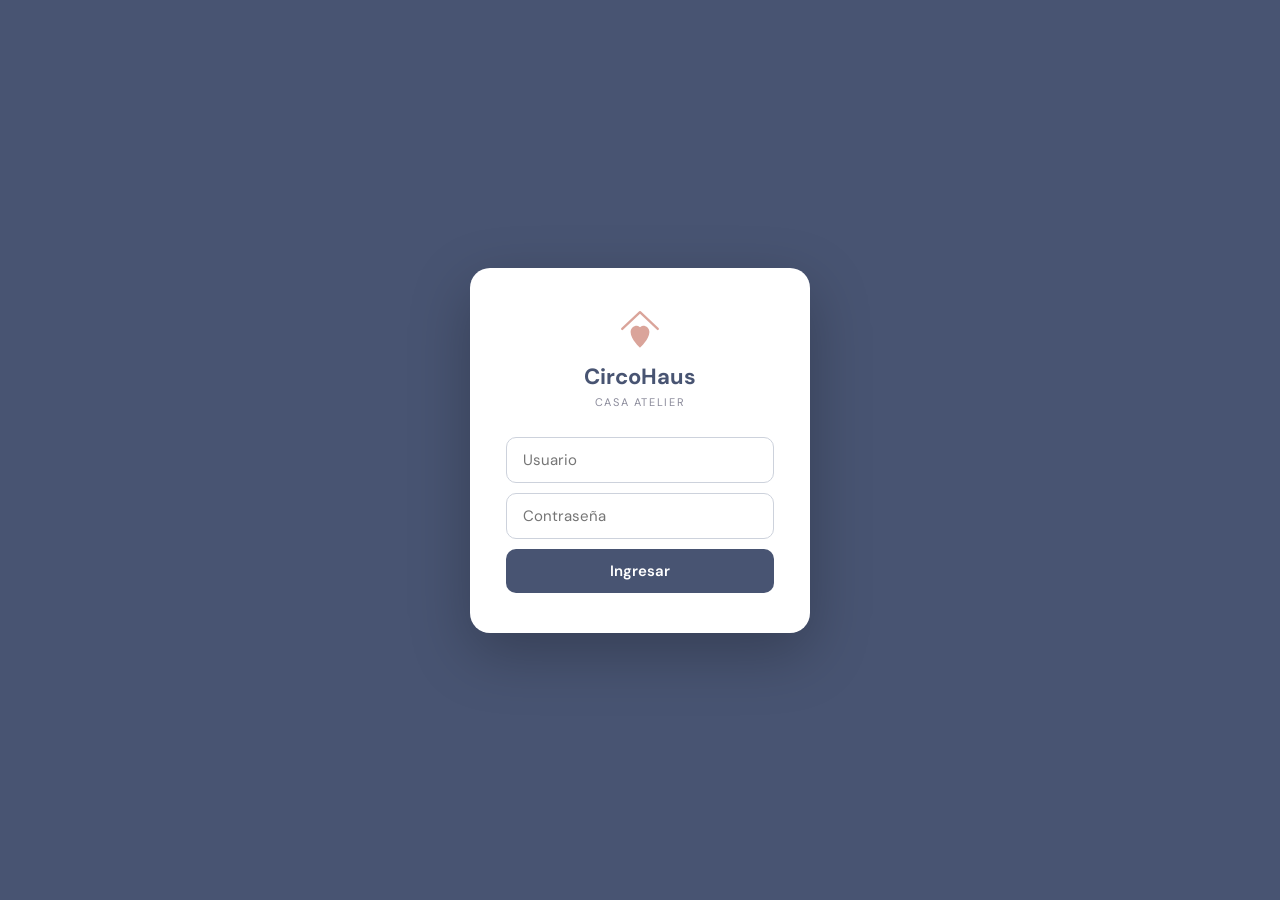
<file: index.html>
<!DOCTYPE html>
<html lang="es">
<head>
<meta charset="UTF-8">
<meta name="viewport" content="width=device-width, initial-scale=1.0">
<title>CircoHaus – Sistema de Gestión</title>
<link href="https://fonts.googleapis.com/css2?family=Playfair+Display:wght@400;600;700&family=DM+Sans:wght@300;400;500&display=swap" rel="stylesheet">
<style>
:root {
  --pearl:#D8DBE2;--blue-mist:#A9BCD0;--teal:#58A4B0;--teal-dark:#3d8a96;
  --navy:#485472;--navy-dark:#353d55;--rose:#DAA49A;--rose-dark:#c48a80;
  --white:#FFFFFF;--off-white:#F7F8FA;--text-main:#2C2C2C;--text-mid:#5a5a6a;
  --text-light:#8a8a9a;--border:#cdd2dc;--success:#5A8C6E;--error:#C44F4F;
  --cream:var(--pearl);--warm-white:var(--off-white);--terracotta:var(--teal);
  --terracotta-dark:var(--teal-dark);--charcoal:var(--navy);--mid-gray:var(--text-mid);--light-gray:var(--border);
}
*{box-sizing:border-box;margin:0;padding:0}
html,body{height:100%;font-family:'DM Sans',sans-serif;background:var(--pearl);color:var(--text-main)}

#home{min-height:100vh;background:var(--pearl);display:flex;flex-direction:column}
.home-header{background:var(--navy);padding:0 32px;height:80px;display:flex;align-items:center;justify-content:space-between;position:relative;flex-shrink:0}
.home-header-left h2{font-family:'DM Sans',sans-serif;color:#F7F8FA;font-size:23px;font-weight:600;line-height:1.2}
.home-header-left p{font-size:11px;color:var(--blue-mist);margin-top:2px}
.home-logo{position:absolute;left:50%;transform:translateX(-50%);display:flex;flex-direction:column;align-items:center;gap:4px;padding-top:8px}
.home-logo-text{font-family:'Playfair Display',serif;color:#F7F8FA;font-size:20px;letter-spacing:.03em;line-height:1;text-align:center}
.home-logo-text span{color:var(--rose)}
.home-logo-sub{font-size:9px;color:var(--blue-mist);letter-spacing:.2em;text-transform:uppercase}

.kpis{display:grid;grid-template-columns:repeat(3,1fr);gap:16px;max-width:1100px;margin:-24px auto 0;padding:0 16px;position:relative;z-index:10}
.home-kpis{grid-template-columns:repeat(auto-fit,minmax(155px,1fr));max-width:none;margin:0;padding:0}
.home-dashboard-filters{display:flex;align-items:flex-end;justify-content:space-between;gap:16px;margin-bottom:18px}
.home-dashboard-grid{display:grid;grid-template-columns:minmax(0,1.65fr) minmax(280px,.85fr);gap:16px;margin:18px 0 28px}
.home-chart-card{background:var(--white);border:1px solid var(--border);border-radius:14px;padding:18px;min-width:0}
.home-chart-title{font-size:13px;font-weight:600;color:var(--navy);margin-bottom:4px}
.home-chart-sub{font-size:11px;color:var(--text-light);margin-bottom:14px}
.home-donut{width:150px;height:150px;border-radius:50%;position:relative;flex-shrink:0}
.home-donut::after{content:'';position:absolute;inset:29px;background:var(--white);border-radius:50%}
.home-chart-empty{height:190px;display:flex;align-items:center;justify-content:center;color:var(--text-light);font-size:13px}
.kpi-card{background:var(--white);border-radius:12px;padding:20px 24px;box-shadow:0 4px 20px rgba(72,84,114,.1);border:1.5px solid var(--border);transition:transform .2s}
.kpi-card:hover{transform:translateY(-2px)}
.kpi-card.kpi-link{cursor:pointer}
.kpi-card.kpi-link:hover{border-color:var(--teal);box-shadow:0 7px 24px rgba(72,84,114,.14)}
.kpi-card.alerta{border-color:var(--rose)}
.kpi-card.alerta .kpi-value{color:var(--rose-dark)}
.kpi-label{font-size:11px;font-weight:500;color:var(--text-mid);text-transform:uppercase;letter-spacing:.08em;margin-bottom:8px}
.kpi-value{font-family:'DM Sans',sans-serif;font-size:36px;font-weight:600;color:var(--navy);line-height:1}
.kpi-sub{font-size:11px;color:var(--text-light);margin-top:4px}

.modulos-wrap{max-width:1100px;margin:40px auto;padding:0 16px 60px;width:100%}
.modulos-titulo{font-family:'DM Sans',sans-serif;font-size:21px;font-weight:600;color:var(--navy);margin-bottom:20px}
.modulos-grid{display:grid;grid-template-columns:repeat(3,1fr);gap:16px}
.modulo-card{background:var(--white);border-radius:14px;padding:28px 24px;box-shadow:0 2px 12px rgba(72,84,114,.07);border:1.5px solid var(--border);cursor:pointer;transition:all .2s;text-align:left}
.modulo-card:hover{transform:translateY(-3px);box-shadow:0 8px 28px rgba(72,84,114,.13);border-color:var(--teal)}
.modulo-card.instructivos:hover{border-color:var(--rose)}
.modulo-icon{font-size:32px;margin-bottom:14px;display:block}
.modulo-nombre{font-family:'DM Sans',sans-serif;font-size:17px;font-weight:600;color:var(--navy);margin-bottom:6px}
.modulo-desc{font-size:12px;color:var(--text-mid);line-height:1.5}
.modulo-arrow{display:inline-block;margin-top:14px;font-size:12px;color:var(--teal);font-weight:500}
.modulo-card.instructivos .modulo-arrow{color:var(--rose)}

#app-main{display:none;flex-direction:column;height:100vh}
.app-header{background:var(--navy);padding:0 24px;height:64px;display:flex;align-items:center;justify-content:space-between;flex-shrink:0;position:relative}
.app-header-left{display:flex;align-items:center;gap:16px}
.app-logo{font-family:'Playfair Display',serif;color:#F7F8FA;font-size:19px;display:flex;align-items:center;gap:9px;position:absolute;left:50%;top:50%;transform:translate(-50%,-50%)}
.app-logo svg{width:34px;height:37px}
.app-logo span{color:var(--rose)}
.app-logo-sub{font-size:9px;color:var(--blue-mist);letter-spacing:.17em;text-transform:uppercase;display:block;margin-top:2px}
.btn-home{background:none;border:1px solid rgba(255,255,255,.25);color:#ccc;font-family:'DM Sans',sans-serif;font-size:12px;padding:5px 12px;border-radius:6px;cursor:pointer;transition:all .2s}
.btn-home:hover{background:rgba(255,255,255,.1);color:white}
.btn-menu{width:34px;height:34px;border:1px solid rgba(255,255,255,.25);border-radius:7px;background:none;color:white;cursor:pointer;font-size:17px;display:flex;align-items:center;justify-content:center;transition:background .2s}
.btn-menu:hover{background:rgba(255,255,255,.1)}
.app-workspace{display:flex;flex:1;min-height:0;position:relative}
.app-sidebar{width:232px;flex-shrink:0;background:var(--white);border-right:1px solid var(--border);overflow-y:auto;padding:16px 12px;transition:width .22s,transform .22s;z-index:120;display:flex;flex-direction:column}
.app-content{flex:1;min-width:0;overflow-y:auto;padding:24px 20px;background:var(--pearl)}
.sidebar-group{margin-bottom:18px}
.sidebar-label{font-size:9px;font-weight:700;letter-spacing:.12em;text-transform:uppercase;color:var(--text-light);padding:0 10px;margin-bottom:6px;white-space:nowrap;overflow:hidden}
.sidebar-link{width:100%;display:flex;align-items:center;gap:10px;border:0;background:none;color:var(--text-mid);font-family:'DM Sans',sans-serif;font-size:14px;font-weight:500;text-align:left;padding:9px 10px;border-radius:8px;cursor:pointer;transition:all .18s;white-space:nowrap;overflow:hidden}
.sidebar-link:hover{background:var(--pearl);color:var(--navy)}
.sidebar-link.active{background:#EEF7F9;color:var(--teal-dark);font-weight:600}
.sidebar-icon{width:20px;text-align:center;flex-shrink:0}
.sidebar-text{overflow:hidden;text-overflow:ellipsis}
.sidebar-user{margin-top:auto;padding:14px 8px 4px;border-top:1px solid var(--border)}
.sidebar-user .usuario-sesion{background:var(--pearl);border-color:var(--border);display:flex;flex-wrap:wrap;justify-content:space-between;padding:9px}
.sidebar-user .usuario-sesion-datos{text-align:left}
.sidebar-user .usuario-sesion-nombre{color:var(--navy)}
.sidebar-user .usuario-sesion-rol{color:var(--text-light)}
.sidebar-user .btn-cerrar-sesion{width:100%;margin-top:5px;padding:7px 4px;border:0;border-top:1px solid var(--border);color:var(--text-mid);text-align:left}
.sidebar-user .btn-cerrar-sesion:hover{color:var(--error)}
.sidebar-backdrop{display:none}
.module-filters{display:grid;grid-template-columns:repeat(3,minmax(0,1fr));gap:12px;margin-bottom:16px}
#app-main.sidebar-collapsed .app-sidebar{width:66px}
#app-main.sidebar-collapsed .sidebar-label,#app-main.sidebar-collapsed .sidebar-text{display:none}
#app-main.sidebar-collapsed .sidebar-link{justify-content:center;padding-left:8px;padding-right:8px}
#app-main.sidebar-collapsed .sidebar-user{padding:10px 2px 2px}
#app-main.sidebar-collapsed .sidebar-user .usuario-sesion-datos{display:none}
#app-main.sidebar-collapsed .sidebar-user .btn-cerrar-sesion{font-size:0;text-align:center;border:0;margin:0;padding:7px 0}
#app-main.sidebar-collapsed .sidebar-user .btn-cerrar-sesion::before{content:'↪';font-size:17px}
#panel-inicio .kpis{margin:0 auto;padding:0;max-width:1100px}
#panel-inicio .modulos-wrap{margin:34px auto 0;padding:0 0 40px;max-width:1100px}

.tabs{display:flex;background:var(--pearl);flex-shrink:0;border-bottom:2px solid var(--border)}
.tab{flex:1;background:none;border:none;border-bottom:3px solid transparent;color:var(--text-mid);font-family:'DM Sans',sans-serif;font-size:13px;font-weight:500;padding:13px 8px;cursor:pointer;transition:all .2s;text-align:center}
.tab:hover{color:var(--navy)}
.tab.active{color:var(--teal);border-bottom-color:var(--teal);font-weight:600}
.content{flex:1;overflow-y:auto;padding:24px 16px;background:var(--pearl)}
.panel{display:none}.panel.active{display:block}
.section-title{font-family:'DM Sans',sans-serif;font-size:23px;font-weight:600;letter-spacing:-.015em;margin-bottom:4px;color:rgba(72,84,114,.86)}
.section-sub{color:var(--text-mid);font-size:15px;margin-bottom:20px}

.card{background:var(--white);border-radius:12px;padding:20px;margin-bottom:16px;box-shadow:0 2px 12px rgba(72,84,114,.08);border:1px solid var(--border)}
.card-title{font-size:12px;font-weight:600;margin-bottom:16px;color:var(--text-mid);text-transform:uppercase;letter-spacing:.08em;padding-bottom:10px;border-bottom:1px solid var(--border)}
.form-grid{display:grid;grid-template-columns:1fr 1fr;gap:14px}
.form-grid.cols-3{grid-template-columns:1fr 1fr 1fr}
.field{display:flex;flex-direction:column;gap:5px}
.field label{font-size:11px;font-weight:500;color:var(--text-mid);text-transform:uppercase;letter-spacing:.06em}
.field input,.field select{background:var(--off-white);border:1.5px solid var(--border);border-radius:8px;padding:9px 12px;font-family:'DM Sans',sans-serif;font-size:14px;color:var(--text-main);outline:none;transition:border-color .2s;width:100%}
.field input:focus,.field select:focus{border-color:var(--teal)}
.field input.readonly{background:var(--pearl);color:var(--text-mid)}
#modal-editar .modal,#modal-nuevo-producto .modal{max-height:calc(100dvh - 32px);overflow-y:auto}
#modal-editar textarea,#modal-nuevo-producto textarea{background:var(--off-white);border:1.5px solid var(--border);border-radius:8px;padding:9px 12px;font:inherit;width:100%;resize:vertical}
#modal-editar .field small,#modal-nuevo-producto .field small{font-size:12px;color:var(--text-mid);line-height:1.4}
.catalogo-form-titulo{grid-column:1/-1;border-top:1px solid var(--border);padding-top:14px;font-weight:600;color:var(--navy)}
.form-actions{margin-top:20px;display:flex;gap:10px;flex-wrap:wrap}
.btn{font-family:'DM Sans',sans-serif;font-weight:500;font-size:14px;padding:10px 20px;border-radius:8px;border:none;cursor:pointer;transition:all .2s}
.btn-primary{background:var(--teal);color:white}.btn-primary:hover{background:var(--teal-dark)}
.btn-secondary{background:var(--pearl);color:var(--navy);border:1px solid var(--border)}.btn-secondary:hover{background:var(--blue-mist)}
.btn-warning{background:var(--rose);color:white;padding:5px 10px;font-size:12px;border-radius:6px;border:none;cursor:pointer}
.btn-danger{background:none;color:var(--error);border:1px solid var(--error);padding:5px 10px;font-size:12px;border-radius:6px;cursor:pointer}
.btn-danger:hover{background:var(--error);color:white}
.search-wrap{margin-bottom:16px}
.search-wrap input{width:100%;background:var(--off-white);border:1.5px solid var(--border);border-radius:8px;padding:10px 14px;font-family:'DM Sans',sans-serif;font-size:14px;color:var(--text-main);outline:none;transition:border-color .2s}
.search-wrap input:focus{border-color:var(--teal)}
.autocomplete-wrap{position:relative}
.autocomplete-list{position:absolute;top:100%;left:0;right:0;background:white;border:1.5px solid var(--border);border-radius:8px;z-index:50;max-height:200px;overflow-y:auto;box-shadow:0 4px 16px rgba(72,84,114,.12)}
.autocomplete-item{padding:10px 14px;font-size:14px;cursor:pointer;border-bottom:1px solid var(--border)}
.autocomplete-item:last-child{border-bottom:none}
.autocomplete-item:hover{background:var(--pearl)}
.autocomplete-item code{color:var(--teal);font-size:11px}
.add-item-row{display:grid;grid-template-columns:2fr 1fr 1fr auto;gap:10px;align-items:end;margin-top:12px}
.items-list{display:flex;flex-direction:column;gap:8px;margin:12px 0}
.item-row{display:grid;grid-template-columns:2fr 1fr 1fr auto;gap:10px;align-items:center;background:var(--pearl);border-radius:8px;padding:10px 12px;border:1px solid var(--border);font-size:14px}
.items-empty{text-align:center;color:var(--text-mid);font-size:14px;padding:20px;border:1.5px dashed var(--border);border-radius:8px}
table{width:100%;border-collapse:collapse;font-size:14px}
th{text-align:left;padding:9px 12px;font-size:11px;font-weight:500;letter-spacing:.07em;text-transform:uppercase;color:var(--text-mid);border-bottom:1.5px solid var(--border)}
td{padding:11px 12px;border-bottom:1px solid var(--border)}
.vta-hist-scroll{max-width:100%;overflow-x:auto}
#vta-hist-table{min-width:1100px}
#vta-hist-table th:last-child,#vta-hist-table td:last-child{position:sticky;right:0;min-width:76px;text-align:center;background:var(--white);box-shadow:-5px 0 10px rgba(72,84,114,.12)}
tr:last-child td{border-bottom:none}
tr:hover td{background:var(--pearl)}
.badge{display:inline-block;padding:3px 9px;border-radius:20px;font-size:11px;font-weight:500}
#prod-table:not(.vista-vendedor) th:nth-child(4),#prod-table:not(.vista-vendedor) td:nth-child(4),#prod-table.vista-vendedor th:nth-child(3),#prod-table.vista-vendedor td:nth-child(3){width:14%}
#prod-table:not(.vista-vendedor) th:nth-child(5),#prod-table:not(.vista-vendedor) td:nth-child(5),#prod-table.vista-vendedor th:nth-child(4),#prod-table.vista-vendedor td:nth-child(4){width:110px;white-space:nowrap}
#prod-table:not(.vista-vendedor) td:nth-child(5) .badge,#prod-table.vista-vendedor td:nth-child(4) .badge{white-space:nowrap}
.badge-ok{background:#E8F3ED;color:var(--success)}
.badge-low{background:#fdf0ed;color:var(--rose-dark)}
.badge-zero{background:#fde8e8;color:var(--error)}
.badge-margen{background:#EEF4F8;color:var(--navy);font-size:11px}

.modal-overlay{display:none;position:fixed;inset:0;background:rgba(72,84,114,.4);z-index:200;align-items:center;justify-content:center}
.modal-overlay.open{display:flex}
.modal{background:var(--white);border-radius:14px;padding:28px;width:100%;max-width:520px;box-shadow:0 12px 40px rgba(72,84,114,.2);margin:16px}
.modal-title{font-family:'DM Sans',sans-serif;font-size:20px;font-weight:600;margin-bottom:6px;color:var(--navy)}
.modal-sub{font-size:13px;color:var(--text-mid);margin-bottom:20px}
.modal-actions{margin-top:20px;display:flex;gap:10px;flex-wrap:wrap}

/* POPUP COSTO */
.costo-popup{background:var(--white);border-radius:14px;padding:28px;width:100%;max-width:480px;box-shadow:0 12px 40px rgba(72,84,114,.25);margin:16px}
.costo-popup-title{font-family:'DM Sans',sans-serif;font-size:19px;font-weight:600;color:var(--navy);margin-bottom:4px}
.costo-popup-sub{font-size:12px;color:var(--text-mid);margin-bottom:20px}
.costo-info{background:var(--pearl);border-radius:8px;padding:14px 16px;margin-bottom:16px;display:grid;grid-template-columns:1fr 1fr;gap:10px}
.costo-info-item label{font-size:10px;text-transform:uppercase;letter-spacing:.06em;color:var(--text-light)}
.costo-info-item span{font-size:14px;font-weight:500;color:var(--navy);display:block;margin-top:2px}
.costo-opciones{display:flex;flex-direction:column;gap:8px;margin-bottom:16px}
.costo-opcion{border:1.5px solid var(--border);border-radius:8px;padding:12px 16px;cursor:pointer;transition:all .2s;font-size:13px;color:var(--text-main);background:var(--off-white);text-align:left}
.costo-opcion:hover{border-color:var(--teal);background:white}
.costo-opcion.selected{border-color:var(--teal);background:#EEF7F9}
.costo-opcion strong{display:block;color:var(--navy);margin-bottom:2px}
.costo-margen-custom{display:none;margin-top:8px}

.toast{position:fixed;bottom:24px;right:24px;background:var(--navy);color:white;padding:12px 18px;border-radius:10px;font-size:14px;box-shadow:0 8px 24px rgba(72,84,114,.25);transform:translateY(60px);opacity:0;transition:all .3s;z-index:999;max-width:320px}
.toast.show{transform:translateY(0);opacity:1}
.toast.success{border-left:4px solid var(--teal)}
.toast.error{border-left:4px solid var(--error)}
.spinner-wrap{display:flex;align-items:center;gap:10px;color:var(--text-mid);font-size:13px;padding:12px 0}
.spinner{width:16px;height:16px;border:2px solid var(--border);border-top-color:var(--teal);border-radius:50%;animation:spin .7s linear infinite}
@keyframes spin{to{transform:rotate(360deg)}}
hr{border:none;border-top:1px solid var(--border);margin:16px 0}
.notif-btn{background:none;border:none;cursor:pointer;color:#ccc;font-size:13px;padding:6px 10px;position:relative;display:flex;align-items:center;gap:6px;font-family:'DM Sans',sans-serif}
.notif-panel{display:none;position:absolute;right:0;top:44px;width:300px;background:var(--white);border-radius:12px;box-shadow:0 8px 32px rgba(72,84,114,.18);z-index:300;overflow:hidden;border:1px solid var(--border)}
.notif-panel-title{padding:14px 18px;border-bottom:1px solid var(--border);font-family:'DM Sans',sans-serif;font-size:15px;font-weight:600;color:var(--navy)}
.instructivos-grid{display:grid;grid-template-columns:repeat(2,1fr);gap:16px;margin-top:8px}
.manual-card{background:var(--white);border-radius:12px;padding:24px;border:1.5px solid var(--border);display:flex;align-items:center;gap:16px;transition:all .2s;text-decoration:none}
.manual-card:hover{border-color:var(--rose);box-shadow:0 4px 16px rgba(72,84,114,.1);transform:translateY(-2px)}
.manual-card.disabled{opacity:.5;cursor:default;pointer-events:none}
.manual-nombre{font-family:'DM Sans',sans-serif;font-size:16px;font-weight:600;color:var(--navy);margin-bottom:4px}
.manual-desc{font-size:12px;color:var(--text-mid);line-height:1.5}
.manual-download{font-size:12px;color:var(--rose);font-weight:500;margin-top:8px;display:block}

/* ── TABLET (iPad) ── */
@media(max-width:1024px){
  .kpis{max-width:100%;padding:0 16px}
  .modulos-wrap{max-width:100%;padding:0 16px 40px}
  .acciones-rapidas{grid-template-columns:1fr 1fr 1fr;gap:10px}
  .accion-card{padding:16px 14px;gap:12px}
  .accion-nombre{font-size:14px}
  .accion-desc{font-size:11px}
  .launcher-grid{grid-template-columns:repeat(3,1fr);gap:10px}
  .content{padding:20px 16px}
  table{font-size:13px}
  .app-sidebar{position:absolute;top:0;bottom:0;left:0;width:250px;transform:translateX(-100%);box-shadow:8px 0 28px rgba(53,61,85,.18)}
  #app-main.sidebar-open .app-sidebar{transform:translateX(0)}
  #app-main.sidebar-collapsed .app-sidebar{width:250px}
  #app-main.sidebar-collapsed .sidebar-label,#app-main.sidebar-collapsed .sidebar-text{display:block}
  #app-main.sidebar-collapsed .sidebar-link{justify-content:flex-start;padding:9px 10px}
  #app-main.sidebar-collapsed .sidebar-user{padding:14px 8px 4px}
  #app-main.sidebar-collapsed .sidebar-user .usuario-sesion-datos{display:flex}
  #app-main.sidebar-collapsed .sidebar-user .btn-cerrar-sesion{font-size:11px;text-align:left;border-top:1px solid var(--border);margin-top:5px;padding:7px 4px}
  #app-main.sidebar-collapsed .sidebar-user .btn-cerrar-sesion::before{content:none}
  .sidebar-backdrop{position:absolute;inset:0;background:rgba(53,61,85,.32);z-index:110}
  #app-main.sidebar-open .sidebar-backdrop{display:block}
  .app-logo{font-size:17px}
  .app-logo svg{width:31px;height:34px}
  .home-kpis{grid-template-columns:repeat(3,1fr)}
  .home-dashboard-grid{grid-template-columns:1fr}
}

/* ── MOBILE (iPhone) ── */
@media(max-width:480px){
  /* Header home */
  .home-header{height:auto;padding:14px 16px;flex-direction:column;align-items:flex-start;gap:10px}
  .home-logo{position:static;transform:none;align-self:center}
  .home-header-left h2{font-size:17px}
  .home-header-left p{font-size:12px}

  /* App header */
  .app-header{padding:0 12px;height:48px}
  .btn-home{display:none}
  .btn-nueva-venta{font-size:11px;padding:6px 10px}
  #modulo-topbar-nombre{font-size:11px}
  .app-logo{display:none}
  .app-header-left{gap:9px;min-width:0}
  .app-header>div:last-child{gap:5px!important}
  .app-content{padding:16px 12px}
  .module-filters{grid-template-columns:1fr}

  /* KPIs */
  .kpis{grid-template-columns:1fr 1fr;padding:0 12px;gap:10px}
  .home-kpis{grid-template-columns:1fr 1fr;padding:0}
  .kpi-value{font-size:26px}
  .home-dashboard-filters{align-items:stretch;flex-direction:column}

  /* Módulos home */
  .modulos-wrap{padding:0 12px 40px;margin:28px auto}
  .modulos-titulo{font-size:18px}

  /* Acciones rápidas — columna en mobile */
  .acciones-rapidas{grid-template-columns:1fr !important;gap:10px}
  .accion-card{padding:14px 16px;gap:12px}
  .accion-icon{font-size:22px}
  .accion-nombre{font-size:14px;white-space:nowrap;overflow:hidden;text-overflow:ellipsis}
  .accion-desc{display:none}
  .accion-arrow{font-size:14px;flex-shrink:0}

  /* Launcher compacto — 2 columnas en mobile */
  .launcher-grid{grid-template-columns:repeat(2,1fr) !important;gap:8px}
  .launcher-item{padding:14px 10px;gap:7px}
  .launcher-icon{font-size:22px}
  .launcher-nombre{font-size:12px}
  .launcher-desc{font-size:10px}
  .launcher-seccion{margin-bottom:18px}

  /* Contenido módulos */
  .content{padding:16px 12px}
  .section-title{font-size:20px}
  .card{padding:16px}

  /* Formularios */
  .form-grid{grid-template-columns:1fr}
  .form-grid.cols-3{grid-template-columns:1fr}
  .add-item-row{grid-template-columns:1fr}

  /* Tablas — scroll horizontal */
  .card{overflow-x:auto}
  table{font-size:12px;min-width:480px}
  th,td{padding:7px 6px}

  /* Modales */
  .modal{padding:20px 16px;margin:12px;max-width:calc(100vw - 24px)}
  .modal-title{font-size:16px}

  /* Notificaciones — fixed para que no se salga */
  .notif-panel{position:fixed !important;top:56px !important;right:8px !important;left:8px !important;width:auto !important;max-height:70vh;overflow-y:auto;z-index:9999}

  /* Cuentas */
  .cuentas-grid{grid-template-columns:1fr}

  /* CxC fichas */
  #cxc-fichas{grid-template-columns:1fr}

  /* Reportes KPIs */
  #rep-kpis{grid-template-columns:1fr 1fr}

  /* Botones acción */
  .form-actions{flex-direction:column;gap:8px}
  .form-actions .btn{width:100%;text-align:center}
}

@media(max-width:768px){
  .home-header{height:auto;padding:16px 16px;flex-direction:column;align-items:flex-start;gap:12px}
  .home-logo{position:static;transform:none;align-self:center}
  .kpis{grid-template-columns:1fr 1fr;padding:0 16px}
  .modulos-wrap{padding:0 16px 40px}
  .form-grid{grid-template-columns:1fr}
  .form-grid.cols-3{grid-template-columns:1fr}
  .add-item-row{grid-template-columns:1fr 1fr}
  .instructivos-grid{grid-template-columns:1fr}
  .acciones-rapidas{grid-template-columns:1fr !important;gap:10px}
  .launcher-grid{grid-template-columns:repeat(2,1fr) !important}
  .notif-panel{position:fixed !important;top:56px !important;right:8px !important;left:8px !important;width:auto !important;max-height:70vh;overflow-y:auto;z-index:9999}
  #cxc-fichas{grid-template-columns:1fr}
  .cuentas-grid{grid-template-columns:1fr}
  .notif-panel{width:calc(100vw - 24px);right:-120px;max-height:60vh;overflow-y:auto}
}
@media(min-width:481px) and (max-width:768px){#modulo-topbar-nombre{display:none}}

/* BOTÓN NUEVA VENTA EN HEADER */
.btn-nueva-venta{background:var(--rose);color:white;font-family:'DM Sans',sans-serif;font-size:12px;font-weight:600;padding:7px 14px;border-radius:8px;border:none;cursor:pointer;transition:all .2s;letter-spacing:.02em}
.btn-nueva-venta:hover{background:var(--rose-dark)}

/* TARJETA VENTAS DESTACADA EN HOME */
.modulo-card.ventas-highlight{border-color:var(--rose);background:linear-gradient(135deg,#fff 60%,#fdf5f4)}
.modulo-card.ventas-highlight:hover{border-color:var(--rose-dark);box-shadow:0 8px 28px rgba(218,164,154,.25)}
.modulo-card.ventas-highlight .modulo-arrow{color:var(--rose)}
.modulos-grupo-label{font-size:11px;font-weight:700;letter-spacing:.08em;text-transform:uppercase;color:var(--text-light);margin:16px 0 8px}

/* Acciones rápidas */
.acciones-rapidas{display:grid;grid-template-columns:repeat(3,1fr);gap:14px;margin-bottom:32px}
.accion-card{background:var(--white);border-radius:16px;padding:20px 22px;border:1.5px solid var(--border);cursor:pointer;display:flex;align-items:center;gap:16px;transition:all .2s;box-shadow:0 2px 10px rgba(72,84,114,.06)}
.accion-card:hover{transform:translateY(-2px);box-shadow:0 8px 24px rgba(72,84,114,.13)}
.accion-icon{font-size:28px;flex-shrink:0;line-height:1}
.accion-info{flex:1;min-width:0}
.accion-nombre{font-family:'DM Sans',sans-serif;font-size:16px;font-weight:600;color:var(--navy);white-space:nowrap;overflow:hidden;text-overflow:ellipsis}
.accion-desc{font-size:11px;color:var(--text-light);margin-top:2px;line-height:1.4}
.accion-arrow{font-size:18px;color:var(--text-light);flex-shrink:0;transition:transform .2s}
.accion-card:hover .accion-arrow{transform:translateX(3px)}
.accion-ventas{border-color:var(--rose);background:linear-gradient(135deg,#fff 55%,#fdf5f4)}
.accion-ventas .accion-arrow{color:var(--rose)}
.accion-consulta{border-color:var(--teal)}
.accion-consulta .accion-arrow{color:var(--teal)}
.accion-cxc{border-color:var(--rose-dark)}
.accion-cxc .accion-arrow{color:var(--rose-dark)}

/* Launcher compacto */
.launcher-seccion{margin-bottom:24px}
#home .launcher-seccion,#panel-inicio .launcher-seccion{display:none!important}
.launcher-label{font-size:10px;font-weight:700;letter-spacing:.12em;text-transform:uppercase;color:var(--text-light);margin-bottom:10px;padding-left:2px}
.launcher-grid{display:grid;grid-template-columns:repeat(3,1fr);gap:10px}
.launcher-item{background:var(--white);border:1.5px solid var(--border);border-radius:14px;padding:18px 14px;cursor:pointer;display:flex;flex-direction:column;align-items:center;gap:10px;transition:all .18s;box-shadow:0 1px 6px rgba(72,84,114,.05)}
.launcher-item:hover{border-color:var(--teal);transform:translateY(-2px);box-shadow:0 6px 18px rgba(72,84,114,.11)}
.launcher-icon{font-size:28px;line-height:1}
.launcher-nombre{font-family:'DM Sans',sans-serif;font-size:13px;font-weight:600;color:var(--navy);text-align:center;line-height:1.3}
.launcher-desc{font-size:11px;color:var(--text-light);text-align:center;line-height:1.3;margin-top:2px}
.modulo-topbar{display:flex;align-items:center;gap:16px;padding:14px 32px;background:var(--white);border-bottom:1.5px solid var(--border);position:sticky;top:0;z-index:50}
.btn-volver-inicio{background:none;border:1.5px solid var(--border);border-radius:8px;padding:7px 14px;font-family:'DM Sans',sans-serif;font-size:13px;font-weight:600;color:var(--navy);cursor:pointer;transition:all .2s}
.btn-volver-inicio:hover{border-color:var(--teal);color:var(--teal)}
.modulo-topbar-nombre{font-family:'DM Sans',sans-serif;font-size:15px;font-weight:600;color:var(--text-main)}

/* TABLA MEDIOS DE PAGO */
.pct-badge{display:inline-block;background:#EEF4F8;color:var(--navy);border-radius:6px;padding:2px 8px;font-size:12px;font-weight:500}
.pct-badge.descuento{background:#fdf5f4;color:var(--rose-dark)}
.pct-badge.comision{background:#f0f7f4;color:var(--success)}

/* TOGGLE ACTIVO */
.toggle-wrap{display:flex;align-items:center;gap:8px;font-size:13px;color:var(--text-mid)}
.toggle{width:36px;height:20px;background:var(--border);border-radius:10px;position:relative;cursor:pointer;transition:background .2s;border:none;flex-shrink:0}
.toggle.on{background:var(--teal)}
.toggle::after{content:'';position:absolute;width:14px;height:14px;background:white;border-radius:50%;top:3px;left:3px;transition:left .2s;box-shadow:0 1px 3px rgba(0,0,0,.2)}
.toggle.on::after{left:19px}
.usuario-sesion{display:flex;align-items:center;gap:9px;padding:5px 6px 5px 11px;border:1px solid rgba(255,255,255,.18);border-radius:10px;background:rgba(255,255,255,.07)}
.usuario-sesion-datos{display:flex;flex-direction:column;line-height:1.15;text-align:right}
.usuario-sesion-nombre{font-size:12px;font-weight:600;color:white}
.usuario-sesion-rol{font-size:9px;text-transform:uppercase;letter-spacing:.07em;color:rgba(255,255,255,.6)}
.btn-cerrar-sesion{border:0;border-left:1px solid rgba(255,255,255,.16);background:transparent;color:var(--blue-mist);font-family:'DM Sans',sans-serif;font-size:11px;font-weight:600;padding:5px 7px 5px 10px;cursor:pointer}
.btn-cerrar-sesion:hover{color:white}
@media(max-width:700px){.usuario-sesion-datos{display:none}.btn-cerrar-sesion{border-left:0;padding-left:6px}.usuario-sesion{padding-left:6px}.sidebar-user .usuario-sesion-datos{display:flex}.sidebar-user .usuario-sesion{padding:9px}}

/* CUENTAS CARDS */
.cuentas-grid{display:grid;grid-template-columns:repeat(3,1fr);gap:16px;margin-bottom:20px}
.cuenta-card{background:var(--white);border-radius:14px;padding:24px;border:1.5px solid var(--border);box-shadow:0 2px 12px rgba(72,84,114,.07);transition:transform .18s,border-color .18s,box-shadow .18s}
.cuenta-card.cuenta-link{cursor:pointer}
.cuenta-card.cuenta-link:hover{transform:translateY(-2px);border-color:var(--teal);box-shadow:0 7px 22px rgba(72,84,114,.13)}
.cuenta-card-nombre{font-family:'DM Sans',sans-serif;font-size:17px;font-weight:600;color:var(--navy);margin-bottom:4px}
.cuenta-card-tipo{font-size:11px;color:var(--text-light);text-transform:uppercase;letter-spacing:.08em;margin-bottom:16px}
.cuenta-card-saldo-label{font-size:11px;color:var(--text-mid);text-transform:uppercase;letter-spacing:.06em;margin-bottom:4px}
.cuenta-card-saldo{font-family:'DM Sans',sans-serif;font-size:28px;font-weight:600;color:var(--navy);line-height:1}
.cuenta-card-saldo.positivo{color:var(--success)}
.cuenta-card-saldo.negativo{color:var(--error)}
.cuenta-card-en-camino{margin-top:12px;padding-top:12px;border-top:1px solid var(--border)}
.cuenta-card-en-camino-label{font-size:10px;color:var(--text-light);text-transform:uppercase;letter-spacing:.06em;margin-bottom:2px}
.cuenta-card-en-camino-valor{font-size:14px;font-weight:500;color:var(--blue-mist)}
@media(max-width:768px){.cuentas-grid{grid-template-columns:1fr}}
</style>
</head>
<body>
<!-- CARGA INICIAL DE LA APLICACIÓN -->
<div id="app-loading-screen" style="display:none;align-items:center;justify-content:center;flex-direction:column;gap:14px;min-height:100vh;background:var(--navy);position:fixed;inset:0;z-index:99998;color:white">
  <div class="spinner" style="width:34px;height:34px;border-color:rgba(255,255,255,.25);border-top-color:var(--rose)"></div>
  <div style="font-family:'Playfair Display',serif;font-size:19px">Cargando Circo Haus…</div>
  <div style="font-size:12px;color:var(--blue-mist)">Preparando tu espacio de trabajo</div>
</div>

<!-- PANTALLA DE LOGIN -->
<div id="login-screen" style="display:flex;align-items:center;justify-content:center;min-height:100vh;background:var(--navy);position:fixed;inset:0;z-index:99999">
  <div style="background:var(--white);border-radius:20px;padding:40px 36px;width:340px;max-width:90vw;text-align:center;box-shadow:0 20px 60px rgba(0,0,0,.25)">
    <div style="margin-bottom:8px;display:flex;justify-content:center">
      <svg width="44" height="46" viewBox="0 0 40 44" fill="none">
        <path d="M3 20 L20 4 L37 20" stroke="#DAA49A" stroke-width="2.2" stroke-linecap="round" stroke-linejoin="round"/>
        <path d="M20 38 C20 38 11 30 11 23 C11 19.5 13.8 17 17 17 C18.6 17 19.8 18.2 20 18.5 C20.2 18.2 21.4 17 23 17 C26.2 17 29 19.5 29 23 C29 30 20 38 20 38Z" fill="#DAA49A"/>
      </svg>
    </div>
    <div style="font-family:'DM Sans',sans-serif;font-size:22px;font-weight:700;color:var(--navy);margin-bottom:4px">CircoHaus</div>
    <div style="font-size:11px;letter-spacing:.15em;text-transform:uppercase;color:var(--text-light);margin-bottom:28px">Casa Atelier</div>
    <input type="text" id="login-usuario" autocomplete="username" placeholder="Usuario" style="width:100%;padding:12px 16px;border:1.5px solid var(--border);border-radius:10px;font-family:'DM Sans',sans-serif;font-size:15px;outline:none;box-sizing:border-box;margin-bottom:10px">
    <input type="password" id="login-pass" autocomplete="current-password" placeholder="Contraseña" style="width:100%;padding:12px 16px;border:1.5px solid var(--border);border-radius:10px;font-family:'DM Sans',sans-serif;font-size:15px;outline:none;box-sizing:border-box;margin-bottom:10px" onkeydown="if(event.key==='Enter')verificarLogin()">
    <div id="login-error" style="display:none;font-size:12px;color:#C44F4F;margin-bottom:10px">Usuario o contraseña incorrectos</div>
    <button id="login-btn" onclick="verificarLogin()" style="width:100%;padding:12px;background:var(--navy);color:white;border:none;border-radius:10px;font-family:'DM Sans',sans-serif;font-size:15px;font-weight:600;cursor:pointer">Ingresar</button>
  </div>
</div>

<!-- HOME -->
<div id="home">
  <div class="home-header">
    <div class="home-header-left">
      <h2>Bienvenidxs a Circo Haus</h2>
      <p>Gestioná tu showroom desde un solo lugar</p>
    </div>
    <div class="home-logo">
      <svg width="44" height="46" viewBox="0 0 40 44" fill="none">
        <path d="M3 20 L20 4 L37 20" stroke="#DAA49A" stroke-width="2.2" stroke-linecap="round" stroke-linejoin="round"/>
        <path d="M20 38 C20 38 11 30 11 23 C11 19.5 13.8 17 17 17 C18.6 17 19.8 18.2 20 18.5 C20.2 18.2 21.4 17 23 17 C26.2 17 29 19.5 29 23 C29 30 20 38 20 38Z" fill="#DAA49A"/>
      </svg>
      <div class="home-logo-text">Circo<span>Haus</span></div>
      <div class="home-logo-sub">Casa Atelier</div>
    </div>
    <div style="display:flex;align-items:center;gap:10px">
      <button class="btn-nueva-venta" onclick="irA('ventas')">🛒 Nueva venta</button>
      <div style="position:relative">
        <button class="notif-btn" onclick="toggleNotif('home')">🔔 <span id="nb1" style="display:none;background:#C44F4F;color:white;font-size:10px;font-weight:700;border-radius:10px;padding:1px 6px"></span></button>
        <div class="notif-panel" id="np1"><div class="notif-panel-title" style="display:flex;justify-content:space-between;align-items:center">Alertas de stock <button onclick="event.stopPropagation();marcarAlertasVistas()" style="border:0;background:none;color:var(--teal);font-size:10px;cursor:pointer">Marcar vistas</button></div><div id="nl1" style="max-height:280px;overflow-y:auto;padding:8px 0"></div></div>
      </div>
      <div class="usuario-sesion">
        <div class="usuario-sesion-datos"><span class="usuario-sesion-nombre" id="usuario-home-nombre"></span><span class="usuario-sesion-rol" id="usuario-home-rol"></span></div>
        <button class="btn-cerrar-sesion" onclick="cerrarSesion()">Cerrar sesión</button>
      </div>
    </div>
  </div>

  <div style="background:var(--navy);padding:24px 0 48px"></div>

  <div class="kpis home-kpis" id="home-kpis-negocio"></div>

  <div class="modulos-wrap">
    <div class="home-dashboard-filters">
      <div><div class="section-title">Resumen del negocio</div><div class="section-sub" style="margin:0">Ventas, rentabilidad y pendientes en un solo lugar</div></div>
      <div class="field" style="min-width:190px"><label>Período</label><select id="home-periodo" onchange="renderDashboardInicio()"><option value="hoy">Hoy</option><option value="7dias">Últimos 7 días</option><option value="mes" selected>Este mes</option></select></div>
    </div>
    <div id="home-dashboard-loading" class="spinner-wrap"><div class="spinner"></div> Preparando indicadores...</div>
    <div class="home-dashboard-grid" id="home-dashboard-graficos" style="display:none">
      <div class="home-chart-card"><div class="home-chart-title">Evolución de ventas</div><div class="home-chart-sub">Monto vendido por día</div><div id="home-grafico-ventas"></div></div>
      <div class="home-chart-card"><div class="home-chart-title">Ventas por canal</div><div class="home-chart-sub">Distribución del monto vendido</div><div id="home-grafico-canales"></div></div>
    </div>
    <div class="modulos-titulo">¿Qué querés hacer hoy?</div>

    <!-- Acciones rápidas -->
    <div class="acciones-rapidas">
      <div class="accion-card accion-ventas" onclick="irA('ventas')">
        <div class="accion-icon">🛒</div>
        <div class="accion-info">
          <div class="accion-nombre">Nueva venta</div>
          <div class="accion-desc">Registrá productos y confirmá el cobro</div>
        </div>
        <div class="accion-arrow">→</div>
      </div>
      <div class="accion-card accion-consulta" onclick="abrirConsultaPrecios()">
        <div class="accion-icon">🔍</div>
        <div class="accion-info">
          <div class="accion-nombre">Consulta de precios</div>
          <div class="accion-desc">Precio y stock al instante</div>
        </div>
        <div class="accion-arrow">→</div>
      </div>
      <div class="accion-card accion-cxc" onclick="irA('cxc')">
        <div class="accion-icon">📋</div>
        <div class="accion-info">
          <div class="accion-nombre">Cuentas por cobrar</div>
          <div class="accion-desc">Fiados y pagos por cliente</div>
        </div>
        <div class="accion-arrow">→</div>
      </div>
    </div>

    <!-- Módulos: launcher compacto -->
    <div class="launcher-seccion">
      <div class="launcher-label">Ventas y clientes</div>
      <div class="launcher-grid">
        <div class="launcher-item" onclick="irA('historial-ventas')"><span class="launcher-icon">🧾</span><span class="launcher-nombre">Ventas</span><span class="launcher-desc">Historial y detalle de ventas</span></div>
        <div class="launcher-item" onclick="irA('clientes')"><span class="launcher-icon">👥</span><span class="launcher-nombre">Clientes</span><span class="launcher-desc">Datos, ventas y saldos</span></div>
        <div class="launcher-item" onclick="irA('cxc')"><span class="launcher-icon">📋</span><span class="launcher-nombre">Cuentas por cobrar</span><span class="launcher-desc">Fiados y pagos por cliente</span></div>
      </div>
    </div>

    <div class="launcher-seccion">
      <div class="launcher-label">Compras e inventario</div>
      <div class="launcher-grid">
        <div class="launcher-item" onclick="irA('ingresos')"><span class="launcher-icon">📦</span><span class="launcher-nombre">Ingresos</span><span class="launcher-desc">Entrada de mercadería y stock</span></div>
        <div class="launcher-item" onclick="irA('stock')"><span class="launcher-icon">📊</span><span class="launcher-nombre">Stock e inventario</span><span class="launcher-desc">Existencias, valorización y rotación</span></div>
        <div class="launcher-item" onclick="irA('productos')"><span class="launcher-icon">🏷️</span><span class="launcher-nombre">Productos</span><span class="launcher-desc">Cargá y editá el catálogo</span></div>
        <div class="launcher-item" onclick="irA('proveedores')"><span class="launcher-icon">🤝</span><span class="launcher-nombre">Proveedores</span><span class="launcher-desc">Datos y contactos</span></div>
        <div class="launcher-item" onclick="irA('categorias')"><span class="launcher-icon">🗂️</span><span class="launcher-nombre">Categorías</span><span class="launcher-desc">Organizá tu catálogo</span></div>
      </div>
    </div>

    <div class="launcher-seccion">
      <div class="launcher-label">Administración y análisis</div>
      <div class="launcher-grid">
        <div class="launcher-item" onclick="irA('cuentas')"><span class="launcher-icon">💰</span><span class="launcher-nombre">Cuentas</span><span class="launcher-desc">Saldo y movimientos</span></div>
        <div class="launcher-item" onclick="irA('medios-pago')"><span class="launcher-icon">💳</span><span class="launcher-nombre">Medios de pago</span><span class="launcher-desc">Comisiones y descuentos</span></div>
        <div class="launcher-item" onclick="irA('facturas')"><span class="launcher-icon">🧾</span><span class="launcher-nombre">Facturas</span><span class="launcher-desc">Comprobantes emitidos en AFIP</span></div>
        <div class="launcher-item" onclick="irA('reportes')"><span class="launcher-icon">📈</span><span class="launcher-nombre">Reportes</span><span class="launcher-desc">Ventas, márgenes y cuentas</span></div>
      </div>
    </div>

    <div style="text-align:center;margin-top:8px;padding-bottom:8px">
      <span onclick="irA('instructivos')" style="font-size:12px;color:var(--text-light);cursor:pointer;transition:color .2s" onmouseover="this.style.color='var(--teal)'" onmouseout="this.style.color='var(--text-light)'">📚 Manuales de uso →</span>
    </div>

  </div>
</div>

<!-- APP -->
<div id="app-main">
  <div class="app-header">
    <div class="app-header-left">
      <button class="btn-menu" onclick="toggleSidebar()" aria-label="Abrir o contraer menú">☰</button>
      <div class="app-logo">
        <svg width="26" height="28" viewBox="0 0 40 44" fill="none">
          <path d="M3 20 L20 4 L37 20" stroke="#DAA49A" stroke-width="2.2" stroke-linecap="round" stroke-linejoin="round"/>
          <path d="M20 38 C20 38 11 30 11 23 C11 19.5 13.8 17 17 17 C18.6 17 19.8 18.2 20 18.5 C20.2 18.2 21.4 17 23 17 C26.2 17 29 19.5 29 23 C29 30 20 38 20 38Z" fill="#DAA49A"/>
        </svg>
        <div>Circo<span>Haus</span><div class="app-logo-sub">Casa Atelier</div></div>
      </div>
      <span id="modulo-topbar-nombre" style="color:rgba(255,255,255,.7);font-size:13px;font-weight:600"></span>
    </div>
    <div style="display:flex;align-items:center;gap:10px">
      <button class="btn-nueva-venta" onclick="irA('ventas')">🛒 Nueva venta</button>
      <div style="position:relative">
        <button class="notif-btn" onclick="toggleNotif('app')">🔔 <span id="nb2" style="display:none;background:#C44F4F;color:white;font-size:10px;font-weight:700;border-radius:10px;padding:1px 6px"></span></button>
        <div class="notif-panel" id="np2"><div class="notif-panel-title" style="display:flex;justify-content:space-between;align-items:center">Alertas de stock <button onclick="event.stopPropagation();marcarAlertasVistas()" style="border:0;background:none;color:var(--teal);font-size:10px;cursor:pointer">Marcar vistas</button></div><div id="nl2" style="max-height:280px;overflow-y:auto;padding:8px 0"></div></div>
      </div>
    </div>
  </div>

  <div class="app-workspace">
    <aside class="app-sidebar" id="app-sidebar" aria-label="Navegación principal">
      <div class="sidebar-group">
        <button class="sidebar-link" data-modulo="inicio" onclick="irA('inicio')"><span class="sidebar-icon">🏠</span><span class="sidebar-text">Inicio</span></button>
      </div>
      <div class="sidebar-group">
        <div class="sidebar-label">Operación</div>
        <button class="sidebar-link" data-modulo="historial-ventas" onclick="irA('historial-ventas')"><span class="sidebar-icon">🧾</span><span class="sidebar-text">Ventas</span></button>
        <button class="sidebar-link" data-modulo="clientes" onclick="irA('clientes')"><span class="sidebar-icon">👥</span><span class="sidebar-text">Clientes</span></button>
        <button class="sidebar-link" data-modulo="productos" onclick="irA('productos')"><span class="sidebar-icon">🏷️</span><span class="sidebar-text">Productos</span></button>
        <button class="sidebar-link" data-modulo="stock" onclick="irA('stock')"><span class="sidebar-icon">📊</span><span class="sidebar-text">Stock e inventario</span></button>
        <button class="sidebar-link" data-modulo="ingresos" onclick="irA('ingresos')"><span class="sidebar-icon">📦</span><span class="sidebar-text">Ingreso de mercadería</span></button>
      </div>
      <div class="sidebar-group">
        <div class="sidebar-label">Finanzas</div>
        <button class="sidebar-link" data-modulo="cuentas" onclick="irA('cuentas')"><span class="sidebar-icon">💰</span><span class="sidebar-text">Cuentas</span></button>
        <button class="sidebar-link" data-modulo="movimientos" onclick="irA('movimientos')"><span class="sidebar-icon">↕</span><span class="sidebar-text">Movimientos</span></button>
        <button class="sidebar-link" data-modulo="conciliacion" onclick="irA('conciliacion')"><span class="sidebar-icon">✓</span><span class="sidebar-text">Conciliación</span></button>
        <button class="sidebar-link" data-modulo="cxc" onclick="irA('cxc')"><span class="sidebar-icon">📋</span><span class="sidebar-text">Cuentas por cobrar</span></button>
        <button class="sidebar-link" data-modulo="facturas" onclick="irA('facturas')"><span class="sidebar-icon">🧾</span><span class="sidebar-text">Facturación</span></button>
        <button class="sidebar-link" data-modulo="reportes" onclick="irA('reportes')"><span class="sidebar-icon">📈</span><span class="sidebar-text">Análisis y reportes</span></button>
      </div>
      <div class="sidebar-group">
        <div class="sidebar-label">Configuración</div>
        <button class="sidebar-link" data-modulo="medios-pago" onclick="irA('medios-pago')"><span class="sidebar-icon">💳</span><span class="sidebar-text">Medios y planes de cobro</span></button>
        <button class="sidebar-link" data-modulo="proveedores" onclick="irA('proveedores')"><span class="sidebar-icon">🤝</span><span class="sidebar-text">Proveedores</span></button>
        <button class="sidebar-link" data-modulo="categorias" onclick="irA('categorias')"><span class="sidebar-icon">🗂️</span><span class="sidebar-text">Categorías</span></button>
        <button class="sidebar-link" data-modulo="usuarios" onclick="irA('usuarios')"><span class="sidebar-icon">👤</span><span class="sidebar-text">Usuarios</span></button>
        <button class="sidebar-link" data-modulo="instructivos" onclick="irA('instructivos')"><span class="sidebar-icon">📚</span><span class="sidebar-text">Manuales de uso</span></button>
      </div>
      <div class="sidebar-user">
        <div class="usuario-sesion">
          <div class="usuario-sesion-datos"><span class="usuario-sesion-nombre" id="usuario-app-nombre"></span><span class="usuario-sesion-rol" id="usuario-app-rol"></span></div>
          <button class="btn-cerrar-sesion" onclick="abrirCambioClavePropia()">Cambiar contraseña</button>
          <button class="btn-cerrar-sesion" onclick="cerrarSesion()">Cerrar sesión</button>
        </div>
      </div>
    </aside>
    <div class="sidebar-backdrop" onclick="cerrarSidebarMovil()"></div>
    <main class="app-content">

    <div id="panel-inicio" class="panel"></div>

    <!-- INGRESOS -->
    <div id="panel-ingresos" class="panel active">
      <div class="section-title">Ingreso de mercadería</div>
      <div class="section-sub">Registrá la entrada de productos de un proveedor</div>
      <div class="card">
        <div class="card-title">Datos del ingreso</div>
        <div class="form-grid cols-3">
          <div class="field"><label>Fecha</label><input type="date" id="ing-fecha"></div>
          <div class="field"><label>Proveedor</label><select id="ing-proveedor"><option value="">Cargando...</option></select></div>
          <div class="field"><label>Nº Remito (opcional)</label><input type="text" id="ing-remito" placeholder="R-00123"></div>
        </div>
      </div>
      <div class="card">
        <div class="card-title">Productos del ingreso</div>
        <div id="items-lista" class="items-list"><div class="items-empty">Todavía no agregaste productos</div></div>
        <hr>
        <div style="font-size:11px;font-weight:600;color:var(--text-mid);text-transform:uppercase;letter-spacing:.06em;margin-bottom:10px">Agregar producto</div>
        <div class="add-item-row">
          <div class="field"><label>Buscar producto</label><div class="autocomplete-wrap"><input type="text" id="ing-buscar" placeholder="Escribí código o nombre..." oninput="filtrarProductosIngreso()" autocomplete="off"><div id="ing-autocomplete" class="autocomplete-list" style="display:none"></div></div></div>
          <div class="field"><label>Cantidad</label><input type="number" id="ing-cantidad" min="1" placeholder="0"></div>
          <div class="field"><label>Precio costo ($)</label><input type="number" id="ing-costo" min="0" placeholder="0" oninput="actualizarPreviewCostoIngreso()"></div>
          <button class="btn btn-secondary" onclick="agregarItemIngreso()">+ Agregar</button>
        </div>
        <div id="ing-producto-seleccionado" style="display:none;margin-top:8px;font-size:12px;color:var(--success)">✓ Seleccionado: <span id="ing-prod-nombre"></span><div id="ing-prod-datos" style="margin-top:5px;color:var(--text-mid)"></div></div>
        <button class="btn btn-secondary" style="margin-top:10px" onclick="abrirNuevoProductoIngreso()">+ Crear producto nuevo para este ingreso</button>
        <div class="form-actions">
          <button class="btn btn-primary" onclick="conBotonCargando(this,'Procesando...',confirmarIngreso)">Confirmar ingreso</button>
          <button class="btn btn-secondary" onclick="limpiarIngreso()">Limpiar</button>
        </div>
      </div>

      <!-- Historial de ingresos -->
      <div class="card">
        <div class="card-title">Historial de ingresos</div>
        <div id="ing-hist-loading" class="spinner-wrap"><div class="spinner"></div> Cargando...</div>
        <table id="ing-hist-table" style="display:none;width:100%;border-collapse:collapse;font-size:13px">
          <thead><tr>
            <th style="text-align:left;padding:8px 0;color:var(--text-light);font-size:11px;text-transform:uppercase;border-bottom:1px solid var(--border)">ID</th>
            <th style="text-align:left;padding:8px 0;color:var(--text-light);font-size:11px;text-transform:uppercase;border-bottom:1px solid var(--border)">Fecha</th>
            <th style="text-align:left;padding:8px 0;color:var(--text-light);font-size:11px;text-transform:uppercase;border-bottom:1px solid var(--border)">Proveedor</th>
            <th style="text-align:left;padding:8px 0;color:var(--text-light);font-size:11px;text-transform:uppercase;border-bottom:1px solid var(--border)">Remito</th>
            <th style="text-align:left;padding:8px 0;color:var(--text-light);font-size:11px;text-transform:uppercase;border-bottom:1px solid var(--border)">Estado</th>
          </tr></thead>
          <tbody id="ing-hist-body"></tbody>
        </table>
      </div>
    </div>

    <!-- MODAL DETALLE INGRESO -->
    <div id="modal-detalle-ingreso" class="modal-overlay" onclick="if(event.target===this)cerrarModal('modal-detalle-ingreso')">
      <div class="modal" style="max-width:560px;max-height:calc(100vh - 32px);overflow-y:auto">
        <div class="modal-title" id="ing-det-titulo">Detalle del ingreso</div>
        <div id="ing-det-body" style="margin-top:12px"></div>
        <div style="margin-top:16px;display:flex;justify-content:space-between;align-items:center">
          <button class="btn btn-danger" id="btn-cancelar-ingreso" onclick="cancelarIngreso(document.getElementById('ing-det-titulo').dataset.id)">Cancelar ingreso</button>
          <div style="display:flex;gap:8px">
            <button class="btn btn-primary" id="btn-analizar-ingreso" onclick="abrirAnalisisIngreso(document.getElementById('ing-det-titulo').dataset.id)">Analizar inversión</button>
            <button class="btn btn-secondary" onclick="cerrarModal('modal-detalle-ingreso')">Cerrar</button>
          </div>
        </div>
      </div>
    </div>

    <div id="modal-nuevo-producto-ingreso" class="modal-overlay" onclick="if(event.target===this)cerrarModal('modal-nuevo-producto-ingreso')">
      <div class="modal" style="max-width:680px">
        <div class="modal-title">Nuevo producto del pedido</div>
        <div class="modal-sub">Se creará con stock cero. La cantidad se sumará al confirmar el ingreso completo.</div>
        <div class="form-grid">
          <div class="field"><label>Código</label><input type="text" id="ing-nuevo-codigo" placeholder="Ej: PQY-0001"><div id="ing-nuevo-codigo-ayuda" style="font-size:11px;color:var(--text-light);margin-top:5px"></div><button type="button" class="btn btn-secondary" style="padding:5px 9px;margin-top:7px;font-size:11px" onclick="sugerirCodigoNuevoIngreso(true)">Sugerir siguiente código</button></div>
          <div class="field"><label>Descripción</label><input type="text" id="ing-nuevo-desc" placeholder="Nombre del producto"></div>
          <div class="field"><label>Proveedor</label><input type="text" id="ing-nuevo-proveedor" readonly class="readonly"></div>
          <div class="field"><label>Categoría</label><select id="ing-nuevo-categoria"><option value="">Seleccioná...</option></select></div>
          <div class="field"><label>Cantidad del pedido</label><input type="number" id="ing-nuevo-cantidad" min="1" step="1" placeholder="0"></div>
          <div class="field"><label>Precio costo unitario ($)</label><input type="number" id="ing-nuevo-costo" min="0" oninput="calcularPrecioNuevoIngreso()" placeholder="0"></div>
          <div class="field"><label>Recargo sobre costo (%)</label><input type="number" id="ing-nuevo-margen" min="0" oninput="calcularPrecioNuevoIngreso()" placeholder="Ej: 150"></div>
          <div class="field"><label>Precio venta ($)</label><input type="number" id="ing-nuevo-pventa" min="0" oninput="calcularMargenNuevoIngreso()" placeholder="Podés editarlo"></div>
          <div class="field"><label>Margen bruto real (%)</label><input type="number" id="ing-nuevo-margen-bruto" readonly class="readonly" placeholder="Se calcula solo"></div>
          <div class="field"><label>Stock mínimo</label><input type="number" id="ing-nuevo-stock-min" min="0" step="1" placeholder="Ej: 3"></div>
      <div class="catalogo-form-titulo">Catálogo público</div>
      <div class="field"><label>Foto principal (enlace)</label><input type="url" id="edit-foto" maxlength="2000" placeholder="https://…" oninput="actualizarVistaCatalogoProducto('edit')"><small>Usá el enlace de una imagen. Las fotos de Tienda Nube se incorporarán en la migración.</small></div>
      <div class="field"><label>Descripción para el catálogo</label><textarea id="edit-descripcion-publica" maxlength="500" rows="3" placeholder="Material, medidas y detalles que le sirven al cliente"></textarea></div>
      <div class="field"><label>Visible en catálogo</label><select id="edit-visible" onchange="actualizarVistaCatalogoProducto('edit')"><option value="false">No</option><option value="true">Sí</option></select><small>Aunque esté habilitado, sólo se mostrará cuando tenga stock.</small></div>
      <div class="field"><img id="edit-foto-preview" alt="Vista previa de la foto principal" referrerpolicy="no-referrer" style="display:none;max-width:160px;max-height:130px;object-fit:contain;border-radius:8px"><small id="edit-foto-estado" aria-live="polite"></small></div>
        </div>
        <div class="modal-actions">
          <button class="btn btn-primary" onclick="conBotonCargando(this,'Creando...',guardarNuevoProductoIngreso)">Crear y agregar al pedido</button>
          <button class="btn btn-secondary" onclick="cerrarModal('modal-nuevo-producto-ingreso')">Cancelar</button>
        </div>
      </div>
    </div>

    <!-- STOCK -->
    <div id="panel-stock" class="panel">
      <div style="display:flex;justify-content:space-between;align-items:flex-start;gap:12px">
        <div><div class="section-title">Stock e inventario</div><div class="section-sub">Existencias actuales, valorización y rotación</div></div>
        <button class="btn btn-secondary" onclick="abrirConsultaPrecios()">🔍 Consulta rápida</button>
      </div>
      <div id="stock-tabs" style="display:flex;gap:8px;margin-bottom:14px">
        <button id="stock-tab-listado" class="btn btn-primary" onclick="cambiarVistaStock('listado')">Stock actual</button>
        <button id="stock-tab-analisis" class="btn btn-secondary" onclick="cambiarVistaStock('analisis')">Análisis de inventario</button>
      </div>
      <div class="card" id="stock-vista-listado">
        <div style="display:grid;grid-template-columns:repeat(auto-fit,minmax(190px,1fr));gap:12px;margin-bottom:16px">
          <div class="search-wrap" style="margin:0"><input type="text" id="stock-buscar" placeholder="🔍 Buscar..." oninput="filtrarStockD()"></div>
          <select id="stock-filtro-cat" onchange="filtrarStock()" style="background:var(--off-white);border:1.5px solid var(--border);border-radius:8px;padding:9px 12px;font-family:'DM Sans',sans-serif;font-size:14px;outline:none;color:var(--text-main)"><option value="">Todas las categorías</option></select>
          <select id="stock-filtro-prov" onchange="filtrarStock()" style="background:var(--off-white);border:1.5px solid var(--border);border-radius:8px;padding:9px 12px;font-family:'DM Sans',sans-serif;font-size:14px;outline:none;color:var(--text-main)"><option value="">Todos los proveedores</option><option value="__sin_proveedor__">Sin proveedor</option></select>
        </div>
        <div id="stock-loading" class="spinner-wrap"><div class="spinner"></div> Cargando...</div>
        <table id="stock-table" style="display:none"><thead><tr><th>Código</th><th>Descripción</th><th>Categoría</th><th>Estado comercial</th><th>P. Costo</th><th>Recargo</th><th>Margen bruto</th><th>P. Venta</th><th>Stock</th><th>Mínimo</th></tr></thead><tbody id="stock-body"></tbody></table>
      </div>
      <div class="card" id="stock-analisis-admin" style="display:none">
        <div class="card-title">Análisis de inventario y rotación</div>
        <div class="section-sub" style="margin-bottom:12px">Valor actual del stock y productos que necesitan atención.</div>
        <div id="rep-inv-kpis" style="display:grid;grid-template-columns:repeat(auto-fit,minmax(145px,1fr));gap:10px;margin-bottom:14px"></div>
        <div id="rep-inv-aviso" style="display:none;margin-bottom:14px;padding:10px 12px;border-radius:8px;background:#FFF5E6;color:#9A6818;font-size:12px"></div>
        <div class="form-grid cols-3" style="margin-bottom:14px">
          <div class="field"><label>Proveedor</label><select id="rep-inv-proveedor" onchange="renderReporteInventario()"><option value="">Todos</option></select></div>
          <div class="field"><label>Categoría</label><select id="rep-inv-categoria" onchange="renderReporteInventario()"><option value="">Todas</option></select></div>
          <div class="field"><label>Estado</label><select id="rep-inv-estado" onchange="renderReporteInventario()"><option value="">Todos</option><option value="reposicion_sugerida">Reposición sugerida</option><option value="reponer">Bajo mínimo</option><option value="sin_ventas_90">Sin ventas hace 90 días</option><option value="sin_ventas">Nunca vendido / producto nuevo</option><option value="rotacion">Con rotación</option><option value="sin_stock">Sin stock</option><option value="sin_costo">Sin costo informado</option></select></div>
          <div class="field"><label>Estado comercial</label><select id="rep-inv-comercial" onchange="renderReporteInventario()"><option value="">Todos</option><option value="activo">Activo</option><option value="no_reponer">No reponer</option><option value="discontinuado">Discontinuado</option><option value="estacional">Estacional</option><option value="liquidacion">En liquidación</option></select></div>
        </div>
        <div style="overflow-x:auto"><table style="min-width:1150px"><thead><tr><th>Producto</th><th>Proveedor</th><th>Categoría</th><th>Estado comercial</th><th style="text-align:right">Stock</th><th style="text-align:right">Valor al costo</th><th style="text-align:right">Vendido 30d</th><th style="text-align:right">Vendido 90d</th><th>Última venta</th><th>Estado automático</th></tr></thead><tbody id="rep-inv-body"><tr><td colspan="10" style="text-align:center;color:var(--text-light);padding:22px">Cargando inventario...</td></tr></tbody></table></div>
      </div>
    </div>

    <!-- PRODUCTOS -->
    <div id="panel-productos" class="panel">
      <div style="display:flex;justify-content:space-between;align-items:flex-start;gap:12px;margin-bottom:18px">
        <div><div class="section-title">Productos</div><div class="section-sub">Agregá o editá productos del catálogo</div></div>
        <div style="display:flex;gap:8px;flex-wrap:wrap"><button id="btn-importar-productos" class="btn btn-secondary" onclick="abrirImportacionProductos()">↑ Carga masiva</button><button id="btn-nuevo-producto" class="btn btn-primary" onclick="abrirNuevoProducto()">+ Nuevo producto</button></div>
      </div>
      <div class="card">
        <div class="card-title">Productos registrados</div>
        <div style="display:grid;grid-template-columns:repeat(auto-fit,minmax(220px,1fr));gap:12px;margin-bottom:16px">
          <div class="search-wrap" style="margin:0"><input type="text" id="prod-buscar" placeholder="🔍 Buscar..." oninput="filtrarProductosD()"></div>
          <select id="prod-filtro-cat" onchange="filtrarTablaProductos()" style="background:var(--off-white);border:1.5px solid var(--border);border-radius:8px;padding:9px 12px;font-family:'DM Sans',sans-serif;font-size:14px;outline:none;color:var(--text-main)"><option value="">Todas las categorías</option></select>
          <select id="prod-filtro-prov" onchange="filtrarTablaProductos()" style="background:var(--off-white);border:1.5px solid var(--border);border-radius:8px;padding:9px 12px;font-family:'DM Sans',sans-serif;font-size:14px;outline:none;color:var(--text-main)"><option value="">Todos los proveedores</option><option value="__sin_proveedor__">Sin proveedor</option></select>
        </div>
        <div id="prod-loading" class="spinner-wrap"><div class="spinner"></div> Cargando...</div>
        <div style="overflow-x:auto"><table id="prod-table" style="display:none;min-width:1120px"><thead><tr><th>Código</th><th>Descripción</th><th>Proveedor</th><th>Categoría</th><th>Estado</th><th>P. Costo</th><th>Recargo</th><th>Margen bruto</th><th>P. Venta</th><th>Stock</th><th></th></tr></thead><tbody id="prod-body"></tbody></table></div>
      </div>
      <div id="modal-nuevo-producto" class="modal-overlay" onclick="if(event.target===this)cerrarModal('modal-nuevo-producto')">
        <div class="modal">
          <div class="modal-title">Nuevo producto</div>
          <div class="form-grid">
            <div class="field"><label>Código</label><input type="text" id="prod-codigo" placeholder="PQY-0001"></div>
            <div class="field"><label>Descripción</label><input type="text" id="prod-desc" placeholder="Copa cristal violeta"></div>
            <div class="field"><label>Proveedor</label><select id="prod-proveedor"><option value="">Seleccioná...</option></select></div>
            <div class="field"><label>Categoría</label><select id="prod-categoria"><option value="">Seleccioná...</option></select></div>
            <div class="field"><label>Precio costo ($)</label><input type="number" id="prod-pcosto" min="0" placeholder="0" oninput="calcularPrecioVenta()"></div>
            <div class="field"><label>Recargo sobre costo (%)</label><input type="number" id="prod-margen" min="0" placeholder="Ej: 150" oninput="calcularPrecioVenta()"></div>
            <div class="field"><label>Precio venta ($)</label><input type="number" id="prod-pventa" min="0" placeholder="Podés editarlo" oninput="calcularMargenProducto()"></div>
            <div class="field"><label>Margen bruto real (%)</label><input type="number" id="prod-margen-bruto" readonly class="readonly" placeholder="Se calcula solo"></div>
            <div class="field"><label>Estado comercial</label><select id="prod-estado-comercial"><option value="activo">Activo</option><option value="no_reponer">No reponer</option><option value="discontinuado">Discontinuado</option><option value="estacional">Estacional</option><option value="liquidacion">En liquidación</option></select></div>
            <div class="field"><label>Stock inicial</label><input type="number" id="prod-stock" min="0" placeholder="0"></div>
            <div class="field"><label>Stock mínimo</label><input type="number" id="prod-stock-min" min="0" placeholder="Ej: 3"></div>
      <div class="catalogo-form-titulo">Catálogo público</div>
      <div class="field"><label>Foto principal (enlace)</label><input type="url" id="prod-foto" maxlength="2000" placeholder="https://…" oninput="actualizarVistaCatalogoProducto('prod')"><small>Usá el enlace de una imagen. Las fotos de Tienda Nube se incorporarán en la migración.</small></div>
      <div class="field"><label>Descripción para el catálogo</label><textarea id="prod-descripcion-publica" maxlength="500" rows="3" placeholder="Material, medidas y detalles que le sirven al cliente"></textarea></div>
      <div class="field"><label>Visible en catálogo</label><select id="prod-visible" onchange="actualizarVistaCatalogoProducto('prod')"><option value="false">No</option><option value="true">Sí</option></select><small>Aunque esté habilitado, sólo se mostrará cuando tenga stock.</small></div>
      <div class="field"><img id="prod-foto-preview" alt="Vista previa de la foto principal" referrerpolicy="no-referrer" style="display:none;max-width:160px;max-height:130px;object-fit:contain;border-radius:8px"><small id="prod-foto-estado" aria-live="polite"></small></div>
          </div>
          <div class="modal-actions"><button class="btn btn-primary" onclick="conBotonCargando(this,'Guardando...',agregarProducto)">Guardar producto</button><button class="btn btn-secondary" onclick="cerrarModal('modal-nuevo-producto')">Cancelar</button></div>
        </div>
      </div>
      <div id="modal-importar-productos" class="modal-overlay" onclick="if(event.target===this)cerrarModal('modal-importar-productos')">
        <div class="modal" style="max-width:900px">
          <div class="modal-title">Carga masiva de productos</div>
          <p class="section-sub">Descargá la plantilla, completala en Excel y guardala como CSV UTF-8. Se agregan solo códigos nuevos; los productos existentes no se modifican.</p>
          <div style="display:flex;gap:10px;align-items:center;flex-wrap:wrap;margin-bottom:16px"><button class="btn btn-secondary" onclick="descargarPlantillaProductos()">↓ Descargar plantilla CSV</button><input id="import-prod-archivo" type="file" accept=".csv,text/csv" onchange="previsualizarImportacionProductos(this.files[0])" aria-label="Seleccionar archivo CSV"></div>
          <div id="import-prod-resumen" style="font-size:13px;color:var(--text-mid);margin-bottom:10px"></div>
          <div style="overflow-x:auto;max-height:320px"><table id="import-prod-tabla" style="display:none;min-width:720px"><thead><tr><th>Fila</th><th>Código</th><th>Descripción</th><th>Costo</th><th>Precio</th><th>Stock</th><th>Resultado</th></tr></thead><tbody id="import-prod-cuerpo"></tbody></table></div>
          <div class="modal-actions"><button id="import-prod-confirmar" class="btn btn-primary" style="display:none" onclick="conBotonCargando(this,'Importando...',confirmarImportacionProductos)">Importar productos válidos</button><button class="btn btn-secondary" onclick="cerrarModal('modal-importar-productos')">Cerrar</button></div>
        </div>
      </div>
    </div>

    <!-- PROVEEDORES -->
    <div id="panel-proveedores" class="panel">
      <div style="display:flex;justify-content:space-between;align-items:flex-start;gap:12px;margin-bottom:18px">
        <div><div class="section-title">Proveedores</div><div class="section-sub">Gestioná tus proveedores</div></div>
        <button class="btn btn-primary" onclick="abrirNuevoProveedor()">+ Nuevo proveedor</button>
      </div>
      <div class="card">
        <div class="card-title">Proveedores registrados</div>
        <div id="prov-resumen" style="display:grid;grid-template-columns:repeat(auto-fit,minmax(160px,1fr));gap:10px;margin-bottom:14px"></div>
        <div id="prov-loading" class="spinner-wrap"><div class="spinner"></div> Cargando...</div>
        <table id="prov-table" style="display:none"><thead><tr><th>Código</th><th>Nombre</th><th>Contacto</th><th>Productos</th><th></th></tr></thead><tbody id="prov-body"></tbody></table>
      </div>
      <div id="modal-nuevo-proveedor" class="modal-overlay" onclick="if(event.target===this)cerrarModal('modal-nuevo-proveedor')">
        <div class="modal" style="max-width:760px">
          <div class="modal-title">Nuevo proveedor</div>
          <div class="form-grid cols-3">
            <div class="field"><label>Código</label><input type="text" id="prov-codigo" placeholder="PQY"></div>
            <div class="field"><label>Nombre</label><input type="text" id="prov-nombre" placeholder="Nombre del proveedor"></div>
            <div class="field"><label>Contacto</label><input type="text" id="prov-contacto" placeholder="Teléfono o email"></div>
          </div>
          <div class="modal-actions"><button class="btn btn-primary" onclick="conBotonCargando(this,'Guardando...',agregarProveedor)">Guardar proveedor</button><button class="btn btn-secondary" onclick="cerrarModal('modal-nuevo-proveedor')">Cancelar</button></div>
        </div>
      </div>
      <div id="modal-editar-proveedor" class="modal-overlay" onclick="if(event.target===this)cerrarModal('modal-editar-proveedor')">
        <div class="modal">
          <div class="modal-title">Editar proveedor</div>
          <div class="modal-sub">El código se mantiene fijo para conservar la relación con sus productos.</div>
          <div class="form-grid">
            <div class="field"><label>Código</label><input type="text" id="prov-edit-codigo" readonly class="readonly"></div>
            <div class="field"><label>Nombre</label><input type="text" id="prov-edit-nombre"></div>
            <div class="field"><label>Contacto</label><input type="text" id="prov-edit-contacto"></div>
          </div>
          <div class="modal-actions">
            <button class="btn btn-primary" onclick="conBotonCargando(this,'Actualizando...',confirmarEditarProveedor)">Guardar cambio</button>
            <button class="btn btn-secondary" onclick="cerrarModal('modal-editar-proveedor')">Cancelar</button>
          </div>
        </div>
      </div>
    </div>

    <!-- CATEGORÍAS -->
    <div id="panel-categorias" class="panel">
      <div style="display:flex;justify-content:space-between;align-items:flex-start;gap:12px;margin-bottom:18px">
        <div><div class="section-title">Categorías</div><div class="section-sub">Gestioná las categorías de tus productos</div></div>
        <button class="btn btn-primary" onclick="abrirNuevaCategoria()">+ Nueva categoría</button>
      </div>
      <div class="card">
        <div class="card-title">Categorías registradas</div>
        <div id="cat-loading" class="spinner-wrap"><div class="spinner"></div> Cargando...</div>
        <table id="cat-table" style="display:none"><thead><tr><th>Nombre</th><th>Productos asociados</th><th></th></tr></thead><tbody id="cat-body"></tbody></table>
      </div>
      <div id="modal-nueva-categoria" class="modal-overlay" onclick="if(event.target===this)cerrarModal('modal-nueva-categoria')">
        <div class="modal">
          <div class="modal-title">Nueva categoría</div>
          <div class="field"><label>Nombre</label><input type="text" id="cat-nombre" placeholder="Ej: Aromas"></div>
          <div class="modal-actions"><button class="btn btn-primary" onclick="conBotonCargando(this,'Guardando...',agregarCategoria)">Guardar categoría</button><button class="btn btn-secondary" onclick="cerrarModal('modal-nueva-categoria')">Cancelar</button></div>
        </div>
      </div>
      <div id="modal-editar-categoria" class="modal-overlay" onclick="if(event.target===this)cerrarModal('modal-editar-categoria')">
        <div class="modal">
          <div class="modal-title">Renombrar categoría</div>
          <div class="modal-sub" id="cat-edit-info">Los productos asociados también se actualizarán.</div>
          <input type="hidden" id="cat-edit-anterior">
          <div class="field"><label>Nuevo nombre</label><input type="text" id="cat-edit-nombre"></div>
          <div class="modal-actions">
            <button class="btn btn-primary" onclick="conBotonCargando(this,'Actualizando...',confirmarEditarCategoria)">Guardar cambio</button>
            <button class="btn btn-secondary" onclick="cerrarModal('modal-editar-categoria')">Cancelar</button>
          </div>
        </div>
      </div>
    </div>

    <!-- INSTRUCTIVOS -->
    <div id="panel-reportes" class="panel">
      <div class="section-title">Reportes</div>
      <div class="section-sub">Analizá el rendimiento del negocio por período</div>

      <!-- Filtros -->
      <div class="card" style="margin-bottom:16px">
        <div class="form-grid cols-3" style="align-items:flex-end">
          <div class="form-group">
            <label class="form-label">Desde</label>
            <input type="date" id="rep-desde" class="form-input">
          </div>
          <div class="form-group">
            <label class="form-label">Hasta</label>
            <input type="date" id="rep-hasta" class="form-input">
          </div>
          <div style="display:flex;gap:8px">
            <button class="btn btn-secondary" onclick="repSetPeriodo('hoy')" style="flex:1;font-size:12px">Hoy</button>
            <button class="btn btn-secondary" onclick="repSetPeriodo('semana')" style="flex:1;font-size:12px">Semana</button>
            <button class="btn btn-secondary" onclick="repSetPeriodo('mes')" style="flex:1;font-size:12px">Mes</button>
            <button class="btn btn-primary" onclick="generarReportes()" style="flex:1;font-size:12px">Ver</button>
          </div>
        </div>
      </div>

      <!-- KPIs resumen -->
      <div id="rep-kpis" style="display:grid;grid-template-columns:repeat(auto-fit,minmax(155px,1fr));gap:12px;margin-bottom:16px">
        <div class="card" style="text-align:center;padding:20px 12px">
          <div style="font-size:11px;text-transform:uppercase;letter-spacing:.06em;color:var(--text-light);margin-bottom:6px">Ventas vigentes</div>
          <div id="rep-kpi-ventas" style="font-size:26px;font-weight:700;color:var(--navy)">—</div>
        </div>
        <div class="card" style="text-align:center;padding:20px 12px">
          <div style="font-size:11px;text-transform:uppercase;letter-spacing:.06em;color:var(--text-light);margin-bottom:6px">Total vendido</div>
          <div id="rep-kpi-vendido" style="font-size:26px;font-weight:700;color:var(--teal)">—</div>
        </div>
        <div class="card" style="text-align:center;padding:20px 12px">
          <div style="font-size:11px;text-transform:uppercase;letter-spacing:.06em;color:var(--text-light);margin-bottom:6px">Monto pagado</div>
          <div id="rep-kpi-cobrado" style="font-size:26px;font-weight:700;color:var(--teal)">—</div>
        </div>
        <div class="card" style="text-align:center;padding:20px 12px">
          <div style="font-size:11px;text-transform:uppercase;letter-spacing:.06em;color:var(--text-light);margin-bottom:6px">Saldo pendiente</div>
          <div id="rep-kpi-saldo" style="font-size:26px;font-weight:700;color:var(--error)">—</div>
        </div>
        <div class="card" style="text-align:center;padding:20px 12px">
          <div style="font-size:11px;text-transform:uppercase;letter-spacing:.06em;color:var(--text-light);margin-bottom:6px">Neto esperado</div>
          <div id="rep-kpi-neto" style="font-size:26px;font-weight:700;color:var(--teal)">—</div>
        </div>
        <div class="card" style="text-align:center;padding:20px 12px">
          <div style="font-size:11px;text-transform:uppercase;letter-spacing:.06em;color:var(--text-light);margin-bottom:6px">Ticket promedio</div>
          <div id="rep-kpi-ticket" style="font-size:26px;font-weight:700;color:var(--navy)">—</div>
        </div>
        <div class="card" style="text-align:center;padding:20px 12px">
          <div style="font-size:11px;text-transform:uppercase;letter-spacing:.06em;color:var(--text-light);margin-bottom:6px">Ganancia estimada</div>
          <div id="rep-kpi-ganancia" style="font-size:26px;font-weight:700;color:var(--teal)">—</div>
        </div>
        <div class="card" style="text-align:center;padding:20px 12px">
          <div style="font-size:11px;text-transform:uppercase;letter-spacing:.06em;color:var(--text-light);margin-bottom:6px">Margen estimado</div>
          <div id="rep-kpi-margen" style="font-size:26px;font-weight:700;color:var(--navy)">—</div>
        </div>
      </div>

      <div class="card" style="margin-bottom:16px;padding:15px 18px">
        <div style="display:flex;justify-content:space-between;align-items:center;gap:12px;flex-wrap:wrap;margin-bottom:12px">
          <div><div class="card-title" style="margin:0">Comparación con el período anterior</div><div id="rep-comparacion-periodo" style="font-size:11px;color:var(--text-light);margin-top:3px"></div></div>
        </div>
        <div id="rep-comparacion" style="display:grid;grid-template-columns:repeat(auto-fit,minmax(145px,1fr));gap:10px"></div>
        <div id="rep-operativos" style="display:flex;gap:18px;flex-wrap:wrap;border-top:1px solid var(--border);margin-top:12px;padding-top:11px;font-size:12px;color:var(--text-mid)"></div>
      </div>

      <div style="display:grid;grid-template-columns:minmax(0,1.35fr) minmax(0,1fr);gap:16px;margin-bottom:16px">
        <div class="card">
          <div class="card-title">Evolución de ventas</div>
          <div id="rep-grafico-diario" style="min-height:220px"></div>
        </div>
        <div class="card">
          <div class="card-title">Ventas por categoría</div>
          <div id="rep-grafico-categorias" style="min-height:220px"></div>
        </div>
      </div>

      <div style="display:grid;grid-template-columns:1fr 1fr;gap:16px;margin-bottom:16px">

        <!-- Ventas por medio de pago -->
        <div class="card">
          <div class="card-title">Ventas por medio de pago</div>
          <table style="width:100%;border-collapse:collapse;font-size:13px">
            <thead><tr>
              <th style="text-align:left;padding:6px 0;color:var(--text-light);font-size:11px;text-transform:uppercase;border-bottom:1px solid var(--border)">Medio</th>
              <th style="text-align:right;padding:6px 0;color:var(--text-light);font-size:11px;text-transform:uppercase;border-bottom:1px solid var(--border)">Cobrado</th>
              <th style="text-align:right;padding:6px 0;color:var(--text-light);font-size:11px;text-transform:uppercase;border-bottom:1px solid var(--border)">Neto</th>
            </tr></thead>
            <tbody id="rep-medios-body"><tr><td colspan="3" style="text-align:center;color:var(--text-light);padding:20px">Seleccioná un período</td></tr></tbody>
          </table>
        </div>

        <!-- Estado de cuentas -->
        <div class="card">
          <div class="card-title">Estado de cuentas</div>
          <table style="width:100%;border-collapse:collapse;font-size:13px">
            <thead><tr>
              <th style="text-align:left;padding:6px 0;color:var(--text-light);font-size:11px;text-transform:uppercase;border-bottom:1px solid var(--border)">Cuenta</th>
              <th style="text-align:right;padding:6px 0;color:var(--text-light);font-size:11px;text-transform:uppercase;border-bottom:1px solid var(--border)">Disponible hoy</th>
              <th style="text-align:right;padding:6px 0;color:var(--text-light);font-size:11px;text-transform:uppercase;border-bottom:1px solid var(--border)">En camino</th>
            </tr></thead>
            <tbody id="rep-cuentas-body"><tr><td colspan="3" style="text-align:center;color:var(--text-light);padding:20px">Seleccioná un período</td></tr></tbody>
          </table>
        </div>
      </div>

      <div style="display:grid;grid-template-columns:1fr 1fr;gap:16px">

        <!-- Productos más vendidos -->
        <div class="card">
          <div class="card-title">Productos más vendidos</div>
          <table style="width:100%;border-collapse:collapse;font-size:13px">
            <thead><tr>
              <th style="text-align:left;padding:6px 0;color:var(--text-light);font-size:11px;text-transform:uppercase;border-bottom:1px solid var(--border)">Producto</th>
              <th style="text-align:right;padding:6px 0;color:var(--text-light);font-size:11px;text-transform:uppercase;border-bottom:1px solid var(--border)">Uds.</th>
              <th style="text-align:right;padding:6px 0;color:var(--text-light);font-size:11px;text-transform:uppercase;border-bottom:1px solid var(--border)">Total</th>
            </tr></thead>
            <tbody id="rep-productos-body"><tr><td colspan="3" style="text-align:center;color:var(--text-light);padding:20px">Seleccioná un período</td></tr></tbody>
          </table>
        </div>

        <!-- Margen / Rentabilidad por producto -->
        <div class="card">
          <div class="card-title">Margen por producto</div>
          <table style="width:100%;border-collapse:collapse;font-size:13px">
            <thead><tr>
              <th style="text-align:left;padding:6px 0;color:var(--text-light);font-size:11px;text-transform:uppercase;border-bottom:1px solid var(--border)">Producto</th>
              <th style="text-align:right;padding:6px 0;color:var(--text-light);font-size:11px;text-transform:uppercase;border-bottom:1px solid var(--border)">Vendido</th>
              <th style="text-align:right;padding:6px 0;color:var(--text-light);font-size:11px;text-transform:uppercase;border-bottom:1px solid var(--border)">Costo repo.</th>
              <th style="text-align:right;padding:6px 0;color:var(--text-light);font-size:11px;text-transform:uppercase;border-bottom:1px solid var(--border)">Margen bruto</th>
              <th style="text-align:right;padding:6px 0;color:var(--text-light);font-size:11px;text-transform:uppercase;border-bottom:1px solid var(--border)">Margen neto</th>
              <th style="text-align:center;padding:6px 0;color:var(--text-light);font-size:11px;text-transform:uppercase;border-bottom:1px solid var(--border)">Alerta</th>
            </tr></thead>
            <tbody id="rep-margen-body"><tr><td colspan="6" style="text-align:center;color:var(--text-light);padding:20px">Seleccioná un período</td></tr></tbody>
          </table>
        </div>

        <div class="card">
          <div class="card-title">Margen por venta</div>
          <table style="width:100%;border-collapse:collapse;font-size:13px">
            <thead><tr>
              <th style="text-align:left;padding:6px 8px;color:var(--text-light);font-size:11px;text-transform:uppercase;border-bottom:1px solid var(--border)">Venta</th>
              <th style="text-align:left;padding:6px 8px;color:var(--text-light);font-size:11px;text-transform:uppercase;border-bottom:1px solid var(--border)">Fecha</th>
              <th style="text-align:right;padding:6px 8px;color:var(--text-light);font-size:11px;text-transform:uppercase;border-bottom:1px solid var(--border)">Cobrado</th>
              <th style="text-align:right;padding:6px 8px;color:var(--text-light);font-size:11px;text-transform:uppercase;border-bottom:1px solid var(--border)">Neto esperado</th>
              <th style="text-align:right;padding:6px 8px;color:var(--text-light);font-size:11px;text-transform:uppercase;border-bottom:1px solid var(--border)">Costo</th>
              <th style="text-align:right;padding:6px 8px;color:var(--text-light);font-size:11px;text-transform:uppercase;border-bottom:1px solid var(--border)">Margen estimado</th>
              <th style="text-align:left;padding:6px 8px;color:var(--text-light);font-size:11px;text-transform:uppercase;border-bottom:1px solid var(--border)">Medios</th>
            </tr></thead>
            <tbody id="rep-margen-venta-body"><tr><td colspan="7" style="text-align:center;color:var(--text-light);padding:20px">Seleccioná un período</td></tr></tbody>
          </table>
        </div>
      </div>

      <!-- Análisis de ingresos / inversiones -->
      <div class="card" style="margin-top:16px">
        <div class="card-title">Análisis de ingresos</div>
        <div class="section-sub" style="margin-bottom:12px">Seguí la inversión de un pedido o de todos los ingresos de un proveedor.</div>
        <div class="form-grid cols-3" style="align-items:flex-end">
          <div class="field"><label>Proveedor</label><select id="rep-ing-proveedor" onchange="actualizarIngresosAnalisis()"><option value="">Seleccioná...</option></select></div>
          <div class="field"><label>Ingreso</label><select id="rep-ing-ingreso"><option value="">Elegí un proveedor</option></select></div>
          <button class="btn btn-primary" onclick="generarAnalisisIngreso()">Analizar inversión</button>
        </div>
        <div id="rep-ing-resultado" style="margin-top:16px"><div class="items-empty">Seleccioná un proveedor y un ingreso para analizar la inversión.</div></div>
      </div>

    </div>

    <div id="panel-clientes" class="panel">
      <div style="display:flex;justify-content:space-between;align-items:flex-start;gap:12px;margin-bottom:18px">
        <div><div class="section-title">Clientes</div><div class="section-sub">Consultá y actualizá los datos y el historial de cada cliente</div></div>
        <button class="btn btn-primary" onclick="abrirModalCliente()">+ Nuevo cliente</button>
      </div>

      <div style="display:grid;grid-template-columns:repeat(3,1fr);gap:12px;margin-bottom:16px">
        <div class="card" style="margin:0;padding:16px"><div style="font-size:10px;text-transform:uppercase;color:var(--text-light)">Clientes registrados</div><div id="cli-kpi-total" style="font-size:25px;font-weight:700;color:var(--navy)">—</div></div>
        <div class="card" style="margin:0;padding:16px"><div style="font-size:10px;text-transform:uppercase;color:var(--text-light)">Con saldo pendiente</div><div id="cli-kpi-deuda" style="font-size:25px;font-weight:700;color:var(--error)">—</div></div>
        <div class="card" style="margin:0;padding:16px"><div style="font-size:10px;text-transform:uppercase;color:var(--text-light)">Saldo pendiente total</div><div id="cli-kpi-saldo" style="font-size:25px;font-weight:700;color:var(--error)">—</div></div>
      </div>
      <div class="card">
        <div class="search-wrap"><input type="text" id="cli-buscar" placeholder="🔍 Buscar por nombre, contacto o notas..." oninput="filtrarClientesModulo()"></div>
        <div id="cli-loading" class="spinner-wrap"><div class="spinner"></div> Cargando...</div>
        <div style="overflow-x:auto"><table id="cli-table" style="display:none"><thead><tr><th>Nombre</th><th>Contacto</th><th>Notas</th><th>Última venta</th><th>Saldo</th><th></th></tr></thead><tbody id="cli-body"></tbody></table></div>
      </div>
    </div>

    <div id="panel-cxc" class="panel">
      <div class="section-title">Cuentas por cobrar</div>
      <div class="section-sub">Fiados pendientes por cliente</div>

      <div style="display:grid;grid-template-columns:repeat(3,1fr);gap:12px;margin-bottom:16px">
        <div class="card" style="text-align:center;padding:18px 12px">
          <div style="font-size:11px;text-transform:uppercase;letter-spacing:.06em;color:var(--text-light);margin-bottom:6px">Clientes con deuda</div>
          <div id="cxc-kpi-clientes" style="font-size:26px;font-weight:700;color:var(--navy)">—</div>
        </div>
        <div class="card" style="text-align:center;padding:18px 12px">
          <div style="font-size:11px;text-transform:uppercase;letter-spacing:.06em;color:var(--text-light);margin-bottom:6px">Total por cobrar</div>
          <div id="cxc-kpi-total" style="font-size:26px;font-weight:700;color:#C44F4F">—</div>
        </div>
        <div class="card" style="text-align:center;padding:18px 12px">
          <div style="font-size:11px;text-transform:uppercase;letter-spacing:.06em;color:var(--text-light);margin-bottom:6px">Con alerta (+37 días)</div>
          <div id="cxc-kpi-alertas" style="font-size:26px;font-weight:700;color:#E8A838">—</div>
        </div>
      </div>

      <div class="search-wrap" style="margin-bottom:16px">
        <input type="text" id="cxc-buscar" placeholder="🔍 Buscar por cliente o ID de venta..." oninput="filtrarCxcD()">
      </div>

      <div id="cxc-fichas" style="display:grid;grid-template-columns:repeat(2,1fr);gap:16px"></div>
    </div>

    <!-- MODAL FICHA CLIENTE CxC -->
    <div id="modal-ficha-cliente" class="modal-overlay" onclick="if(event.target===this)cerrarModal('modal-ficha-cliente')">
      <div class="modal" style="max-width:600px;width:100%;max-height:85vh;overflow-y:auto">
        <div style="display:flex;justify-content:space-between;align-items:center;margin-bottom:8px">
          <div class="modal-title" id="ficha-cliente-nombre" style="margin:0"></div>
          <div style="display:flex;gap:8px">
            <button class="btn btn-primary" style="font-size:12px" id="ficha-btn-pago" onclick="abrirCobrosDesdeModal()">+ Registrar pago</button>
            <button class="btn btn-secondary" style="font-size:12px" onclick="cerrarModal('modal-ficha-cliente')">Cerrar</button>
          </div>
        </div>
        <div id="ficha-cliente-deuda" style="font-size:24px;font-weight:700;color:#C44F4F;margin-bottom:16px"></div>
        <div id="ficha-cliente-contenido"></div>
      </div>
    </div>

    <!-- MODAL COBRO PARCIAL CxC -->
    <div id="modal-cobro-cxc" class="modal-overlay" onclick="if(event.target===this)cerrarModal('modal-cobro-cxc')">
      <div class="modal" style="max-width:420px">
        <div class="modal-title">Registrar pago</div>
        <div class="modal-sub" id="cxc-cobro-info" style="color:var(--text-mid);font-size:13px;margin-bottom:4px"></div>
        <input type="hidden" id="cxc-cobro-id">
        <div class="form-grid" style="margin-top:16px">
          <div class="field"><label>Fecha</label><input type="date" id="cxc-cobro-fecha"></div>
          <div class="field"><label>Monto</label><input type="number" id="cxc-cobro-monto" min="0" placeholder="0"></div>
          <div class="field"><label>Forma de cobro</label>
            <select id="cxc-cobro-medio" style="width:100%;background:var(--off-white);border:1.5px solid var(--border);border-radius:8px;padding:9px 12px;font-family:'DM Sans',sans-serif;font-size:14px;outline:none">
              <option value="">Seleccioná...</option>
            </select>
          </div>
          <div class="field"><label>Cuenta destino</label>
            <select id="cxc-cobro-cuenta" disabled style="width:100%;background:var(--off-white);border:1.5px solid var(--border);border-radius:8px;padding:9px 12px;font-family:'DM Sans',sans-serif;font-size:14px;outline:none">
              <option value="">Seleccioná...</option>
            </select>
          </div>
        </div>
        <div class="form-actions">
          <button class="btn btn-primary" onclick="confirmarCobroCxc()">✓ Registrar pago</button>
          <button class="btn btn-secondary" onclick="cerrarModal('modal-cobro-cxc')">Cancelar</button>
        </div>
      </div>
    </div>

    <div id="panel-facturas" class="panel">
      <div class="section-title">Facturación</div>
      <div class="section-sub">Gestioná ventas pendientes y consultá los números de factura cargados en esta app. La app no emite ni verifica comprobantes en ARCA.</div>

      <div style="display:flex;gap:8px;margin-bottom:14px;flex-wrap:wrap" role="tablist" aria-label="Vistas de facturación">
        <button id="fact-tab-pendientes" class="btn btn-primary" role="tab" aria-selected="true" aria-controls="fact-vista-pendientes" onclick="cambiarVistaFacturas('pendientes')">Ventas pendientes</button>
        <button id="fact-tab-historial" class="btn btn-secondary" role="tab" aria-selected="false" aria-controls="fact-vista-historial" onclick="cambiarVistaFacturas('historial')">Historial de facturas</button>
      </div>

      <div id="fact-vista-pendientes" role="tabpanel">
      <div class="card">
        <div class="card-title">Ventas pendientes de facturar</div>
        <div class="section-sub" style="margin-bottom:12px">La factura se emite en ARCA; después registrá acá su número.</div>
        <div id="fact-pendientes-loading" class="spinner-wrap"><div class="spinner"></div> Cargando ventas pendientes...</div>
        <div style="overflow-x:auto"><table id="fact-pendientes-table" style="display:none;min-width:650px"><thead><tr><th>Fecha</th><th>Venta</th><th>Cliente</th><th>Total venta</th><th>Situación</th><th></th></tr></thead><tbody id="fact-pendientes-body"></tbody></table></div>
      </div>
      </div>

      <div id="fact-vista-historial" role="tabpanel" style="display:none">

      <div style="display:grid;grid-template-columns:repeat(3,1fr);gap:12px;margin-bottom:16px">
        <div class="card" style="text-align:center;padding:18px 12px">
          <div style="font-size:11px;text-transform:uppercase;letter-spacing:.06em;color:var(--text-light);margin-bottom:6px">Facturas registradas</div>
          <div id="fact-kpi-total" style="font-size:26px;font-weight:700;color:var(--navy)">—</div>
        </div>
        <div class="card" style="text-align:center;padding:18px 12px">
          <div style="font-size:11px;text-transform:uppercase;letter-spacing:.06em;color:var(--text-light);margin-bottom:6px">Monto registrado</div>
          <div id="fact-kpi-monto" style="font-size:26px;font-weight:700;color:var(--teal)">—</div>
        </div>
        <div class="card" style="text-align:center;padding:18px 12px">
          <div style="font-size:11px;text-transform:uppercase;letter-spacing:.06em;color:var(--text-light);margin-bottom:6px">Este mes</div>
          <div id="fact-kpi-mes" style="font-size:26px;font-weight:700;color:var(--navy)">—</div>
        </div>
      </div>

      <div class="card">
        <div style="display:flex;justify-content:space-between;align-items:center;margin-bottom:16px">
          <div class="card-title" style="margin:0">Historial de facturas</div>
          <div style="display:flex;gap:8px">
            <input type="date" id="fact-desde" style="background:var(--off-white);border:1.5px solid var(--border);border-radius:8px;padding:7px 12px;font-family:'DM Sans',sans-serif;font-size:13px;outline:none" onchange="filtrarFacturas()">
            <input type="date" id="fact-hasta" style="background:var(--off-white);border:1.5px solid var(--border);border-radius:8px;padding:7px 12px;font-family:'DM Sans',sans-serif;font-size:13px;outline:none" onchange="filtrarFacturas()">
          </div>
        </div>
        <div id="fact-loading" class="spinner-wrap"><div class="spinner"></div> Cargando...</div>
        <table id="fact-table" style="display:none;width:100%;border-collapse:collapse;font-size:13px">
          <thead><tr>
            <th style="text-align:left;padding:8px 0;color:var(--text-light);font-size:11px;text-transform:uppercase;border-bottom:1px solid var(--border)">Nro. Factura</th>
            <th style="text-align:left;padding:8px 0;color:var(--text-light);font-size:11px;text-transform:uppercase;border-bottom:1px solid var(--border)">Fecha</th>
            <th style="text-align:left;padding:8px 0;color:var(--text-light);font-size:11px;text-transform:uppercase;border-bottom:1px solid var(--border)">Venta</th>
            <th style="text-align:right;padding:8px 0;color:var(--text-light);font-size:11px;text-transform:uppercase;border-bottom:1px solid var(--border)">Monto</th>
            <th style="text-align:center;padding:8px 0;color:var(--text-light);font-size:11px;text-transform:uppercase;border-bottom:1px solid var(--border)">Estado</th>
          </tr></thead>
          <tbody id="fact-body"></tbody>
        </table>
      </div>
      </div>
    </div>

    <div id="panel-instructivos" class="panel">
      <div class="section-title">Manuales de uso</div>
      <div class="section-sub" id="manuales-subtitulo">Guías de los módulos disponibles para tu perfil</div>
      <div id="manuales-contenido"></div>
    </div>

    <!-- VENTAS -->
    <div id="panel-ventas" class="panel">
      <div class="section-title">Nueva venta</div>
      <div class="section-sub">Registrá una venta y actualizá el stock automáticamente</div>
      <div class="card">
        <div class="card-title">Buscar producto</div>
        <div class="add-item-row">
          <div class="field"><label>Producto</label><div class="autocomplete-wrap"><input type="text" id="vta-buscar" placeholder="Escribí código o nombre..." oninput="filtrarProductosVenta()" autocomplete="off"><div id="vta-autocomplete" class="autocomplete-list" style="display:none"></div></div></div>
          <div class="field"><label>Cantidad</label><input type="number" id="vta-cantidad" min="1" placeholder="1" value="1"></div>
          <div class="field"><label>&nbsp;</label><button class="btn btn-secondary" onclick="agregarItemVenta()">+ Agregar</button></div>
        </div>
        <div id="vta-producto-preview" style="display:none;margin-top:12px;background:var(--pearl);border-radius:8px;padding:14px 16px">
          <div style="font-size:12px;font-weight:600;color:var(--navy);margin-bottom:8px" id="vta-prod-nombre"></div>
          <div><div style="font-size:10px;text-transform:uppercase;letter-spacing:.06em;color:var(--text-light)">Precio de lista</div><div style="font-size:15px;font-weight:600;color:var(--navy)" id="vta-precio-lista">—</div></div>
        </div>
      </div>
      <div class="card">
        <div class="card-title">Productos en esta venta</div>
        <div id="vta-items-lista" class="items-list"><div class="items-empty">Todavía no agregaste productos</div></div>
        <div id="vta-totales" style="display:none;background:var(--pearl);border-radius:8px;padding:12px 16px;margin-top:12px;text-align:right">
          <div style="font-size:11px;text-transform:uppercase;letter-spacing:.06em;color:var(--text-light)">Total de lista</div>
          <div style="font-size:20px;font-weight:700;color:var(--navy)" id="vta-lista-bruto">$0</div>
        </div>
      </div>
      <div class="card" id="vta-card-pagos" style="display:none">
        <div class="card-title">Confirmar venta</div>
        <div class="form-grid cols-3" style="margin-bottom:16px">
          <div class="field"><label>Fecha</label><input type="date" id="vta-fecha"></div>
          <div class="field"><label>Tipo de venta</label><select id="vta-tipo" onchange="toggleTipoVenta()"><option value="venta">Venta normal (cobrada)</option><option value="cuenta_por_cobrar">Fiado (cuenta por cobrar)</option></select></div>
          <div class="field"><label>Canal de venta</label><select id="vta-canal"><option value="Local / presencial">Local / presencial</option><option value="Tiendanube">Tiendanube</option><option value="Instagram">Instagram</option><option value="WhatsApp">WhatsApp</option><option value="Otro">Otro</option></select></div>
        </div>

        <div style="display:grid;grid-template-columns:160px 1fr;gap:10px;margin-bottom:16px">
          <div class="field"><label>Descuento general</label><select id="vta-descuento-tipo" onchange="cambiarDescuentoVenta()"><option value="pct">Porcentaje (%)</option><option value="importe">Importe ($)</option></select></div>
          <div class="field"><label>Valor</label><input type="number" id="vta-descuento-general" min="0" value="0" oninput="cambiarDescuentoVenta()"></div>
        </div>
        <div id="vta-seccion-pagos">
          <div style="font-size:12px;color:var(--text-mid);margin-bottom:10px">Elegí cómo paga. El descuento se define únicamente arriba; el medio de pago sólo determina sus costos de cobranza. Si usás un solo medio, el importe se completa automáticamente.</div>
          <div id="vta-pagos-lista"></div>
          <div id="vta-distribucion-pagos" style="display:none;margin-top:8px;padding:10px 12px;border-radius:8px;font-size:12px;font-weight:600"></div>
          <button class="btn btn-secondary" style="margin-top:8px;font-size:12px" onclick="agregarPagoVenta()">+ Agregar otro medio de pago</button>
        </div>
        <div id="vta-cliente-wrap" style="display:none">
          <div class="field"><label>Cliente *</label><div style="display:flex;gap:8px"><select id="vta-cliente" style="flex:1;background:var(--off-white);border:1.5px solid var(--border);border-radius:8px;padding:9px 12px;font-family:'DM Sans',sans-serif;font-size:14px;outline:none"><option value="">Seleccioná cliente...</option></select><button class="btn btn-secondary" style="font-size:12px;padding:9px 12px" onclick="abrirModalCliente()">+ Nuevo</button></div></div>
          <div style="margin-top:12px;background:var(--off-white);border-radius:10px;padding:14px;border:1.5px solid var(--border)">
            <div style="font-size:12px;font-weight:600;color:var(--navy);margin-bottom:10px">¿Entregó algo ahora? (opcional)</div>
            <div style="display:grid;grid-template-columns:1fr 1fr;gap:10px">
              <div class="field" style="margin:0"><label>Base inicial</label><input type="number" id="vta-fiado-monto-inicial" min="0" placeholder="0" style="width:100%" oninput="actualizarTotalesVenta()"></div>
              <div class="field" style="margin:0"><label>Medio de pago</label><select id="vta-fiado-medio-inicial" style="width:100%;background:var(--white);border:1.5px solid var(--border);border-radius:8px;padding:9px 12px;font-family:'DM Sans',sans-serif;font-size:14px;outline:none"><option value="">Sin pago inicial</option></select></div>
            </div>
          </div>
        </div>

        <div id="vta-resumen" style="display:grid;grid-template-columns:repeat(auto-fit,minmax(150px,1fr));gap:10px;margin-top:18px;background:var(--pearl);border-radius:10px;padding:14px"></div>
        <div id="vta-alerta-margen" style="display:none;margin-top:10px;padding:12px 14px;border-radius:8px;background:#fde8e6;color:var(--error);font-weight:600;font-size:13px"></div>

        <hr style="margin:16px 0">
        <div class="field"><label>Notas (opcional)</label><input type="text" id="vta-notas" placeholder="Ej: cliente pidió bolsa de regalo"></div>
        <div class="form-actions" style="margin-top:16px">
          <button class="btn btn-primary" onclick="confirmarVenta()">✓ Confirmar venta</button>
          <button class="btn btn-secondary" onclick="limpiarVenta()">Limpiar</button>
        </div>
      </div>
    </div>

    <!-- HISTORIAL VENTAS -->
    <div id="panel-historial-ventas" class="panel">
      <div style="display:flex;justify-content:space-between;align-items:center;gap:12px">
        <div><div class="section-title">Historial de ventas</div><div class="section-sub">Todas las ventas registradas</div></div>
        <button class="btn btn-primary" onclick="irA('ventas')">+ Nueva venta</button>
      </div>
      <div class="card">
        <div class="search-wrap" style="margin-bottom:12px">
          <input type="text" id="vta-hist-buscar" placeholder="🔍 Buscar por ID, cliente o usuario..." oninput="filtrarHistorialVentas()">
        </div>
        <div style="display:grid;grid-template-columns:1fr 1fr 1fr 1fr;gap:12px;margin-bottom:16px">
          <input type="date" id="vta-hist-desde" style="background:var(--off-white);border:1.5px solid var(--border);border-radius:8px;padding:9px 12px;font-family:'DM Sans',sans-serif;font-size:13px;outline:none" onchange="filtrarHistorialVentas()">
          <input type="date" id="vta-hist-hasta" style="background:var(--off-white);border:1.5px solid var(--border);border-radius:8px;padding:9px 12px;font-family:'DM Sans',sans-serif;font-size:13px;outline:none" onchange="filtrarHistorialVentas()">
          <select id="vta-hist-estado" onchange="filtrarHistorialVentas()" style="background:var(--off-white);border:1.5px solid var(--border);border-radius:8px;padding:9px 12px;font-family:'DM Sans',sans-serif;font-size:13px;outline:none">
            <option value="">Todos los estados</option>
            <option value="cobrada">Cobradas</option>
            <option value="pendiente">Fiado pendiente</option>
            <option value="cancelada">Canceladas</option>
          </select>
          <select id="vta-hist-factura" onchange="filtrarHistorialVentas()" style="background:var(--off-white);border:1.5px solid var(--border);border-radius:8px;padding:9px 12px;font-family:'DM Sans',sans-serif;font-size:13px;outline:none">
            <option value="">Todas (factura)</option>
            <option value="si">✅ Facturadas</option>
            <option value="no">🧾 Sin facturar</option>
          </select>
        </div>
        <div id="vta-hist-loading" class="spinner-wrap"><div class="spinner"></div> Cargando...</div>
        <div class="vta-hist-scroll"><table id="vta-hist-table" style="display:none"><thead><tr><th>ID</th><th>Fecha</th><th>Canal</th><th>Total venta</th><th>Pagado</th><th>Saldo</th><th>Neto esperado</th><th>Registrada por</th><th>Estado</th><th>Factura</th><th>Acciones</th></tr></thead><tbody id="vta-hist-body"></tbody></table></div>
      </div>
    </div>

    <!-- CUENTAS -->
    <div id="panel-cuentas" class="panel">
      <div style="display:flex;justify-content:space-between;align-items:center;gap:12px"><div><div class="section-title">Cuentas</div><div class="section-sub">Saldo actual y movimientos por cuenta</div></div><button class="btn btn-primary" onclick="abrirNuevaCuenta()">+ Nueva cuenta</button></div>
      <div id="cuentas-cards-loading" class="spinner-wrap"><div class="spinner"></div> Cargando...</div>
      <div id="cuentas-grid" class="cuentas-grid"></div>
    </div>

    <!-- CONCILIACIÓN -->
    <div id="panel-conciliacion" class="panel">
      <div class="section-title">Conciliación</div>
      <div class="section-sub">Controlá que cada movimiento coincida con el importe realmente acreditado.</div>
      <div class="card">
        <div class="module-filters">
          <select id="conc-filtro-cuenta" onchange="renderConciliacion()" style="background:var(--off-white);border:1.5px solid var(--border);border-radius:8px;padding:9px 12px;font-family:'DM Sans',sans-serif;font-size:13px"><option value="">Todas las cuentas</option></select>
          <input type="month" id="conc-filtro-mes" onchange="renderConciliacion()" style="background:var(--off-white);border:1.5px solid var(--border);border-radius:8px;padding:9px 12px;font-family:'DM Sans',sans-serif;font-size:13px">
          <select id="conc-filtro-estado" onchange="renderConciliacion()" style="background:var(--off-white);border:1.5px solid var(--border);border-radius:8px;padding:9px 12px;font-family:'DM Sans',sans-serif;font-size:13px"><option value="pendiente">Pendientes</option><option value="conciliado">Conciliados</option><option value="">Todos</option></select>
        </div>
        <div id="conc-kpis" style="display:grid;grid-template-columns:repeat(3,1fr);gap:10px;margin-bottom:14px"></div>
        <div style="overflow-x:auto"><table style="min-width:900px"><thead><tr><th>Acreditación</th><th>Cuenta</th><th>Detalle</th><th style="text-align:right">Esperado</th><th style="text-align:right">Real</th><th style="text-align:right">Diferencia</th><th>Estado</th><th></th></tr></thead><tbody id="conc-body"></tbody></table></div>
      </div>
    </div>

    <!-- MOVIMIENTOS -->
    <div id="panel-movimientos" class="panel">
      <div style="display:flex;justify-content:space-between;align-items:flex-start;gap:12px;margin-bottom:18px">
        <div><div class="section-title">Movimientos</div><div class="section-sub">Consultá y registrá ingresos y egresos de todas tus cuentas.</div></div>
        <button class="btn btn-primary" onclick="abrirMovimientoManual()">+ Registrar movimiento</button>
      </div>
      <div class="card">
        <div class="card-title">Movimientos recientes</div>
        <div class="module-filters">
          <select id="mov-filtro-cuenta" onchange="filtrarMovimientos()" style="background:var(--off-white);border:1.5px solid var(--border);border-radius:8px;padding:9px 12px;font-family:'DM Sans',sans-serif;font-size:13px;outline:none"><option value="">Todas las cuentas</option></select>
          <select id="mov-filtro-tipo" onchange="filtrarMovimientos()" style="background:var(--off-white);border:1.5px solid var(--border);border-radius:8px;padding:9px 12px;font-family:'DM Sans',sans-serif;font-size:13px;outline:none"><option value="">Ingresos y egresos</option><option value="ingreso">Solo ingresos</option><option value="egreso">Solo egresos</option></select>
          <input type="month" id="mov-filtro-mes" onchange="filtrarMovimientos()" style="background:var(--off-white);border:1.5px solid var(--border);border-radius:8px;padding:9px 12px;font-family:'DM Sans',sans-serif;font-size:13px;outline:none">
        </div>
        <div id="mov-loading" class="spinner-wrap"><div class="spinner"></div> Cargando...</div>
        <table id="mov-table" style="display:none"><thead><tr><th>Fecha</th><th>Cuenta</th><th>Tipo</th><th>Categoría</th><th>Descripción</th><th>Acreditación</th><th>Estado</th><th style="text-align:right">Monto</th></tr></thead><tbody id="mov-body"></tbody></table>
      </div>
    </div>

    <div id="modal-movimiento-manual" class="modal-overlay" onclick="if(event.target===this)cerrarModal('modal-movimiento-manual')">
      <div class="modal" style="max-width:760px">
        <div class="modal-title">Registrar movimiento manual</div>
        <div class="form-grid cols-3">
          <div class="field"><label>Cuenta</label><select id="mov-cuenta"><option value="">Seleccioná...</option></select></div>
          <div class="field"><label>Tipo</label><select id="mov-tipo" onchange="cargarCategoriasMovimiento()"><option value="ingreso">Ingreso</option><option value="egreso">Egreso</option></select></div>
          <div class="field"><label>Categoría</label><select id="mov-categoria"><option value="">Seleccioná...</option></select></div>
          <div class="field"><label>Monto ($)</label><input type="number" id="mov-monto" min="0" placeholder="0"></div>
          <div class="field"><label>Fecha</label><input type="date" id="mov-fecha"></div>
          <div class="field"><label>Descripción</label><input type="text" id="mov-descripcion" placeholder="Ej: Pago servicio eléctrico"></div>
        </div>
        <div class="modal-actions"><button class="btn btn-primary" onclick="conBotonCargando(this,'Guardando...',registrarMovimiento)">Guardar movimiento</button><button class="btn btn-secondary" onclick="cerrarModal('modal-movimiento-manual')">Cancelar</button></div>
      </div>
    </div>

    <div id="modal-nueva-cuenta" class="modal-overlay" onclick="if(event.target===this)cerrarModal('modal-nueva-cuenta')">
      <div class="modal" style="max-width:560px">
        <div class="modal-title" id="cuenta-modal-titulo">Nueva cuenta</div>
        <input type="hidden" id="cuenta-edit-id">
        <div class="form-grid">
          <div class="field"><label>Nombre</label><input id="cuenta-nueva-nombre" placeholder="Ej: Banco Provincia"></div>
          <div class="field"><label>Tipo</label><select id="cuenta-nueva-tipo"><option value="">Seleccioná...</option><option value="Banco">Banco</option><option value="Billetera digital">Billetera digital</option><option value="Efectivo">Efectivo</option><option value="Caja">Caja</option></select></div>
          <div class="field"><label>Saldo inicial ($)</label><input type="number" id="cuenta-nueva-saldo" value="0" step="0.01"></div>
          <div class="field" id="cuenta-estado-wrap" style="display:none"><label>Estado</label><select id="cuenta-edit-activa"><option value="true">Activa</option><option value="false">Inactiva</option></select></div>
        </div>
        <div class="modal-actions"><button class="btn btn-primary" onclick="conBotonCargando(this,'Guardando...',guardarCuenta)" id="cuenta-guardar-btn">Crear cuenta</button><button class="btn btn-danger" id="cuenta-eliminar-btn" style="display:none" onclick="conBotonCargando(this,'Eliminando...',eliminarCuentaActual)">Eliminar</button><button class="btn btn-secondary" onclick="cerrarModal('modal-nueva-cuenta')">Cancelar</button></div>
      </div>
    </div>

    <div id="modal-conciliar" class="modal-overlay" onclick="if(event.target===this)cerrarModal('modal-conciliar')">
      <div class="modal" style="max-width:500px">
        <div class="modal-title">Conciliar movimiento</div>
        <div id="conc-modal-detalle" class="modal-sub"></div>
        <input type="hidden" id="conc-modal-id">
        <div class="form-grid" style="margin-top:14px">
          <div class="field"><label>Importe esperado</label><input type="number" id="conc-modal-esperado" readonly class="readonly"></div>
          <div class="field"><label>Importe acreditado real</label><input type="number" id="conc-modal-real" min="0" step="0.01" oninput="actualizarDiferenciaConciliacion()"></div>
        </div>
        <div id="conc-modal-diferencia" style="font-size:13px;margin-top:10px;color:var(--text-mid)"></div>
        <div class="field" style="margin-top:12px"><label>Nota (opcional)</label><input type="text" id="conc-modal-nota" placeholder="Ej: diferencia por retención"></div>
        <div class="modal-actions"><button class="btn btn-primary" onclick="conBotonCargando(this,'Procesando...',guardarConciliacion)">Confirmar conciliación</button><button class="btn btn-secondary" onclick="cerrarModal('modal-conciliar')">Cancelar</button></div>
      </div>
    </div>

    <!-- MEDIOS DE PAGO -->
    <div id="panel-medios-pago" class="panel">
      <div class="section-title">Medios y planes de cobro</div>
      <div class="section-sub">Administrá dónde cobrás, cuánto cuesta cada canal y qué planes ofrecés</div>
      <div style="display:flex;gap:10px;margin:18px 0">
        <button id="cobros-tab-tarifas" class="btn btn-primary" onclick="mostrarPestanaCobros('tarifas')">Canales y tarifas</button>
        <button id="cobros-tab-planes" class="btn btn-secondary" onclick="mostrarPestanaCobros('planes')">Planes de cuotas</button>
      </div>
      <div id="cobros-vista-tarifas" class="card">
        <div style="display:flex;justify-content:space-between;align-items:center;gap:12px"><div class="card-title" style="margin:0">Canales y tarifas vigentes</div><div style="display:flex;gap:8px"><button class="btn btn-secondary" onclick="abrirGestorProcesadoresCobro()">Procesadores</button><button class="btn btn-primary" onclick="abrirNuevaTarifaCobroV2()">+ Nuevo canal</button></div></div>
        <div id="cobros-resumen-tarifas" class="stats-grid" style="margin-bottom:18px"></div>
        <div style="overflow-x:auto"><table>
          <thead><tr><th>Cuenta</th><th>Procesador</th><th>Canal</th><th>Tipo de pago</th><th>Acreditación</th><th>Costo sin IVA</th><th>Costo estimado con IVA</th><th>Estado</th><th></th></tr></thead>
          <tbody id="cobros-tarifas-body"></tbody>
        </table></div>
      </div>
      <div id="cobros-vista-planes" class="card" style="display:none">
        <div style="display:flex;justify-content:space-between;align-items:center;gap:12px"><div class="card-title" style="margin:0">Planes y promociones</div><button class="btn btn-primary" onclick="abrirNuevoPlanCobroV2()">+ Nuevo plan</button></div>
        <div class="section-sub" style="margin-bottom:14px">Los planes sin interés se muestran únicamente cuando la venta cumple el monto mínimo y conserva el margen de seguridad.</div>
        <div style="overflow-x:auto"><table>
          <thead><tr><th>Procesador</th><th>Canal</th><th>Cuotas</th><th>Quién absorbe</th><th>Costo del plan</th><th>Desde</th><th>Margen mínimo</th><th>Estado</th><th></th></tr></thead>
          <tbody id="cobros-planes-body"></tbody>
        </table></div>
      </div>
    </div>

    <!-- USUARIOS: la API devuelve únicamente datos públicos del perfil. -->
    <div id="panel-usuarios" class="panel">
      <div style="display:flex;justify-content:space-between;align-items:flex-start;gap:12px;flex-wrap:wrap;margin-bottom:18px">
        <div><div class="section-title">Usuarios</div><div class="section-sub">Administrá quién puede ingresar y qué rol tiene</div></div>
        <button class="btn btn-primary" onclick="abrirNuevoUsuario()">+ Nuevo usuario</button>
      </div>
      <div class="card">
        <div class="card-title">Accesos registrados</div>
        <div id="usuarios-loading" class="spinner-wrap"><div class="spinner"></div> Cargando usuarios...</div>
        <div style="overflow-x:auto"><table id="usuarios-table" style="display:none;min-width:650px"><thead><tr><th>Usuario</th><th>Nombre</th><th>Rol</th><th>Estado</th><th>Último acceso</th><th></th></tr></thead><tbody id="usuarios-body"></tbody></table></div>
      </div>
    </div>

    </main>
  </div>
</div>

<div id="modal-nuevo-usuario" class="modal-overlay" onclick="if(event.target===this)cerrarModal('modal-nuevo-usuario')">
  <div class="modal" style="max-width:560px">
    <div class="modal-title">Nuevo usuario</div>
    <div class="form-grid">
      <div class="field"><label>Usuario para ingresar</label><input id="usuario-nuevo-login" autocomplete="off" placeholder="Ej: maria"></div>
      <div class="field"><label>Nombre visible</label><input id="usuario-nuevo-nombre" placeholder="Ej: María López"></div>
      <div class="field"><label>Rol</label><select id="usuario-nuevo-rol"><option value="vendedor">Vendedor</option><option value="administrador">Administrador</option></select></div>
      <div class="field"><label>Contraseña inicial</label><input type="password" id="usuario-nuevo-clave" autocomplete="new-password" minlength="10" placeholder="Mínimo 10 caracteres"></div>
    </div>
    <p style="font-size:12px;color:var(--text-mid);margin-top:12px">Compartí la contraseña por un canal privado. No aparecerá en la lista ni se podrá consultar después.</p>
    <div class="modal-actions"><button class="btn btn-primary" onclick="conBotonCargando(this,'Creando...',guardarNuevoUsuario)">Crear usuario</button><button class="btn btn-secondary" onclick="cerrarModal('modal-nuevo-usuario')">Cancelar</button></div>
  </div>
</div>

<div id="modal-clave-usuario" class="modal-overlay" onclick="if(event.target===this)cerrarModal('modal-clave-usuario')">
  <div class="modal" style="max-width:460px">
    <div class="modal-title">Restablecer contraseña</div>
    <p id="usuario-clave-destino" style="font-size:13px;color:var(--text-mid);margin-bottom:14px"></p>
    <input type="hidden" id="usuario-clave-id">
    <div class="field"><label>Nueva contraseña</label><input type="password" id="usuario-clave-nueva" autocomplete="new-password" minlength="10" placeholder="Mínimo 10 caracteres"></div>
    <p style="font-size:12px;color:var(--text-mid);margin-top:12px">Al guardarla, se cerrarán las sesiones abiertas de ese usuario.</p>
    <div class="modal-actions"><button class="btn btn-primary" onclick="conBotonCargando(this,'Guardando...',guardarClaveUsuario)">Guardar contraseña</button><button class="btn btn-secondary" onclick="cerrarModal('modal-clave-usuario')">Cancelar</button></div>
  </div>
</div>

<div id="modal-editar-usuario" class="modal-overlay" onclick="if(event.target===this)cerrarModal('modal-editar-usuario')">
  <div class="modal" style="max-width:500px">
    <div class="modal-title">Editar usuario</div>
    <input type="hidden" id="usuario-editar-id">
    <div class="form-grid">
      <div class="field"><label>Usuario para ingresar</label><input id="usuario-editar-login" readonly class="readonly"></div>
      <div class="field"><label>Nombre visible</label><input id="usuario-editar-nombre"></div>
      <div class="field"><label>Rol</label><select id="usuario-editar-rol"><option value="vendedor">Vendedor</option><option value="administrador">Administrador</option></select></div>
    </div>
    <p style="font-size:12px;color:var(--text-mid);margin-top:12px">El usuario de ingreso no se modifica para conservar el historial de ventas. Si cambiás el rol, se cerrarán sus sesiones abiertas.</p>
    <div class="modal-actions"><button class="btn btn-primary" onclick="conBotonCargando(this,'Guardando...',guardarEdicionUsuario)">Guardar cambios</button><button class="btn btn-secondary" onclick="cerrarModal('modal-editar-usuario')">Cancelar</button></div>
  </div>
</div>

<div id="modal-clave-propia" class="modal-overlay" onclick="if(event.target===this)cerrarModal('modal-clave-propia')">
  <div class="modal" style="max-width:460px">
    <div class="modal-title">Cambiar mi contraseña</div>
    <div class="field"><label>Contraseña actual</label><input type="password" id="usuario-clave-actual" autocomplete="current-password"></div>
    <div class="field" style="margin-top:12px"><label>Nueva contraseña</label><input type="password" id="usuario-clave-propia-nueva" autocomplete="new-password" minlength="10" placeholder="Mínimo 10 caracteres"></div>
    <div class="field" style="margin-top:12px"><label>Repetí la nueva contraseña</label><input type="password" id="usuario-clave-propia-repetida" autocomplete="new-password"></div>
    <p style="font-size:12px;color:var(--text-mid);margin-top:12px">Al cambiarla, se cerrarán todas tus sesiones. Volvé a ingresar con la nueva contraseña.</p>
    <div class="modal-actions"><button class="btn btn-primary" onclick="conBotonCargando(this,'Guardando...',guardarClavePropia)">Cambiar contraseña</button><button class="btn btn-secondary" onclick="cerrarModal('modal-clave-propia')">Cancelar</button></div>
  </div>
</div>

<div id="modal-editar-tarifa-cobro" class="modal-overlay" onclick="if(event.target===this)cerrarModal('modal-editar-tarifa-cobro')">
  <div class="modal" style="max-width:680px;max-height:90vh;overflow-y:auto">
    <div class="modal-title" id="cobro-tarifa-modal-titulo">Editar tarifa de cobro</div>
    <input type="hidden" id="cobro-edit-tarifa-id">
    <div class="form-grid cols-3">
      <div class="field"><label>Cuenta</label><select id="cobro-edit-tarifa-cuenta"></select></div>
      <div class="field"><label>Procesador</label><select id="cobro-edit-tarifa-procesador"></select></div>
      <div class="field"><label>Canal</label><select id="cobro-edit-tarifa-canal"></select></div>
      <div class="field"><label>Tipo de pago</label><select id="cobro-edit-tarifa-tipo"></select></div>
      <div class="field"><label>Días de acreditación</label><input type="number" min="0" id="cobro-edit-tarifa-dias"></div>
      <div class="field"><label>Costo sin IVA (%)</label><input type="number" min="0" step="0.01" id="cobro-edit-tarifa-comision"></div>
      <div class="field"><label>IVA sobre el costo (%)</label><input type="number" min="0" step="0.01" id="cobro-edit-tarifa-iva"></div>
      <div class="field"><label>Estado</label><select id="cobro-edit-tarifa-activa"><option value="true">Activa</option><option value="false">Inactiva</option></select></div>
    </div>
    <div class="field" style="margin-top:12px"><label>Notas</label><input id="cobro-edit-tarifa-notas"></div>
    <div class="field" id="cobro-edit-tarifa-motivo-wrap" style="margin-top:12px"><label>Motivo del cambio</label><input id="cobro-edit-tarifa-motivo" placeholder="Ej: Mercado Pago actualizó la comisión"></div>
    <div class="modal-actions"><button class="btn btn-primary" onclick="conBotonCargando(this,'Guardando...',guardarTarifaCobroV2)"><span id="cobro-tarifa-guardar-texto">Guardar cambios</span></button><button id="cobro-tarifa-eliminar-btn" class="btn btn-danger" onclick="conBotonCargando(this,'Eliminando...',eliminarTarifaCobroV2)">Eliminar</button><button id="cobro-tarifa-historial-btn" class="btn btn-secondary" onclick="verHistorialTarifaCobro()">Ver historial</button><button class="btn btn-secondary" onclick="cerrarModal('modal-editar-tarifa-cobro')">Cancelar</button></div>
  </div>
</div>

<div id="modal-procesadores-cobro" class="modal-overlay" onclick="if(event.target===this)cerrarModal('modal-procesadores-cobro')">
  <div class="modal" style="max-width:680px;max-height:90vh;overflow-y:auto">
    <div class="modal-title">Procesadores de cobro</div>
    <input type="hidden" id="procesador-edit-id">
    <div style="display:grid;grid-template-columns:1fr auto auto;gap:10px;align-items:end;margin-bottom:18px">
      <div class="field" style="margin:0"><label>Nombre</label><input id="procesador-edit-nombre" placeholder="Ej: Banco Nación"></div>
      <button class="btn btn-primary" id="procesador-guardar-btn" onclick="conBotonCargando(this,'Guardando...',guardarProcesadorCobro)">Agregar</button>
      <button class="btn btn-secondary" id="procesador-cancelar-edicion" style="display:none" onclick="cancelarEdicionProcesadorCobro()">Cancelar edición</button>
    </div>
    <div style="overflow-x:auto"><table><thead><tr><th>Procesador</th><th>Estado</th><th></th></tr></thead><tbody id="procesadores-cobro-body"></tbody></table></div>
    <div class="modal-actions"><button class="btn btn-secondary" onclick="cerrarModal('modal-procesadores-cobro')">Cerrar</button></div>
  </div>
</div>

<div id="modal-editar-plan-cobro" class="modal-overlay" onclick="if(event.target===this)cerrarModal('modal-editar-plan-cobro')">
  <div class="modal" style="max-width:650px;max-height:90vh;overflow-y:auto">
    <div class="modal-title" id="cobro-plan-modal-titulo">Editar plan de cuotas</div>
    <input type="hidden" id="cobro-edit-plan-id">
    <div class="form-grid cols-3">
      <div class="field"><label>Procesador</label><select id="cobro-edit-plan-procesador"></select></div>
      <div class="field"><label>Canal</label><input id="cobro-edit-plan-canal"></div>
      <div class="field"><label>Cuotas</label><input type="number" min="1" id="cobro-edit-plan-cuotas"></div>
      <div class="field"><label>Quién absorbe</label><select id="cobro-edit-plan-absorbe"><option value="ninguno">Ninguno</option><option value="negocio">Negocio</option><option value="cliente">Cliente</option><option value="compartido">Compartido</option></select></div>
      <div class="field"><label>Costo del negocio (%)</label><input type="number" min="0" step="0.01" id="cobro-edit-plan-costo"></div>
      <div class="field"><label>Recargo al cliente (%)</label><input type="number" min="0" step="0.01" id="cobro-edit-plan-recargo"></div>
      <div class="field"><label>Monto mínimo ($)</label><input type="number" min="0" id="cobro-edit-plan-minimo"></div>
      <div class="field"><label>Margen mínimo (%)</label><input type="number" min="0" max="100" step="0.1" id="cobro-edit-plan-margen"></div>
      <div class="field"><label>Estado</label><select id="cobro-edit-plan-activo"><option value="true">Activo</option><option value="false">Inactivo</option></select></div>
    </div>
    <div class="field" style="margin-top:12px"><label>Notas</label><input id="cobro-edit-plan-notas"></div>
    <div class="field" id="cobro-edit-plan-motivo-wrap" style="margin-top:12px"><label>Motivo del cambio</label><input id="cobro-edit-plan-motivo" placeholder="Ej: cambio de promoción"></div>
    <div class="modal-actions"><button class="btn btn-primary" onclick="conBotonCargando(this,'Guardando...',guardarPlanCobroV2)"><span id="cobro-plan-guardar-texto">Guardar cambios</span></button><button id="cobro-plan-eliminar-btn" class="btn btn-danger" onclick="conBotonCargando(this,'Eliminando...',eliminarPlanCobroV2)">Eliminar</button><button id="cobro-plan-historial-btn" class="btn btn-secondary" onclick="verHistorialPlanCobro()">Ver historial</button><button class="btn btn-secondary" onclick="cerrarModal('modal-editar-plan-cobro')">Cancelar</button></div>
  </div>
</div>

<div id="modal-historial-cobro" class="modal-overlay" onclick="if(event.target===this)cerrarModal('modal-historial-cobro')">
  <div class="modal" style="max-width:850px;max-height:88vh;overflow-y:auto">
    <div class="modal-title" id="cobro-historial-titulo">Historial</div>
    <div id="cobro-historial-body"></div>
    <div class="modal-actions"><button class="btn btn-secondary" onclick="cerrarModal('modal-historial-cobro')">Cerrar</button></div>
  </div>
</div>

<!-- MODAL EDITAR PRODUCTO -->
<div id="modal-consulta-precios" class="modal-overlay" onclick="if(event.target===this)cerrarModal('modal-consulta-precios')">
  <div class="modal" style="max-width:560px;width:100%">
    <div class="modal-title">🔍 Consulta de precios y stock</div>
    <div class="search-wrap" style="margin:0 0 16px">
      <input type="text" id="consulta-buscar" placeholder="Buscá por nombre, código o proveedor..." oninput="filtrarConsultaD()" style="width:100%" autofocus>
    </div>
    <div id="consulta-resultados" style="max-height:420px;overflow-y:auto">
      <p style="color:var(--text-light);text-align:center;padding:24px;font-size:14px">Escribí para buscar un producto</p>
    </div>
    <div style="margin-top:16px;display:flex;justify-content:space-between;align-items:center">
      <button class="btn btn-secondary" style="font-size:12px" onclick="descargarListaPrecios()">⬇️ Descargar lista completa</button>
      <button class="btn btn-secondary" onclick="cerrarModal('modal-consulta-precios')">Cerrar</button>
    </div>
  </div>
</div>

<div id="modal-editar" class="modal-overlay">
  <div class="modal">
    <div class="modal-title">Editar producto</div>
    <div class="form-grid">
      <div class="field"><label>Código</label><input type="text" id="edit-codigo" readonly class="readonly"></div>
      <div class="field"><label>Descripción</label><input type="text" id="edit-desc"></div>
      <div class="field"><label>Proveedor</label><select id="edit-proveedor"><option value="">Seleccioná...</option></select></div>
      <div class="field"><label>Categoría</label><select id="edit-categoria"><option value="">Seleccioná...</option></select></div>
      <div class="field"><label>Precio costo ($)</label><input type="number" id="edit-pcosto" min="0" oninput="calcularPrecioVentaEdit()"></div>
      <div class="field"><label>Recargo sobre costo (%)</label><input type="number" id="edit-margen" min="0" oninput="calcularPrecioVentaEdit()"></div>
      <div class="field"><label>Precio venta ($)</label><input type="number" id="edit-pventa" min="0" oninput="calcularMargenProductoEdit()"></div>
      <div class="field"><label>Margen bruto real (%)</label><input type="number" id="edit-margen-bruto" readonly class="readonly"></div>
      <div class="field"><label>Estado comercial</label><select id="edit-estado-comercial"><option value="activo">Activo</option><option value="no_reponer">No reponer</option><option value="discontinuado">Discontinuado</option><option value="estacional">Estacional</option><option value="liquidacion">En liquidación</option></select></div>
      <div class="field"><label>Stock mínimo</label><input type="number" id="edit-stock-min" min="0" placeholder="0"></div>
    </div>
    <div class="modal-actions">
      <button class="btn btn-primary" onclick="conBotonCargando(this,'Guardando...',guardarEdicion)">Guardar cambios</button>
      <button class="btn btn-secondary" onclick="verHistorialProducto(document.getElementById('edit-codigo').value)">Ver historial</button>
      <button class="btn btn-secondary" onclick="cerrarModal('modal-editar')">Cancelar</button>
    </div>
  </div>
</div>

<div id="modal-historial-producto" class="modal-overlay" onclick="if(event.target===this)cerrarModal('modal-historial-producto')">
  <div class="modal" style="max-width:820px;max-height:88vh;overflow-y:auto">
    <div class="modal-title" id="hist-prod-titulo">Historial del producto</div>
    <div id="hist-prod-body" style="margin-top:14px"><div class="spinner-wrap"><div class="spinner"></div> Cargando...</div></div>
    <div class="modal-actions"><button class="btn btn-secondary" onclick="cerrarModal('modal-historial-producto')">Cerrar</button></div>
  </div>
</div>

<!-- MODAL ACTUALIZAR COSTO -->
<div id="modal-costo" class="modal-overlay">
  <div class="costo-popup">
    <div class="costo-popup-title">Cambio de costo detectado</div>
    <div class="costo-popup-sub" id="costo-popup-sub"></div>
    <div class="costo-info" id="costo-info"></div>
    <div style="font-size:11px;font-weight:600;color:var(--text-mid);text-transform:uppercase;letter-spacing:.06em;margin-bottom:10px">¿Cómo querés ajustar el precio?</div>
    <div class="costo-opciones">
      <button class="costo-opcion" id="op1" onclick="seleccionarOpcion(1)">
        <strong id="op1-title"></strong>
        <span id="op1-desc"></span>
      </button>
      <button class="costo-opcion" id="op2" onclick="seleccionarOpcion(2)">
        <strong id="op2-title"></strong>
        <span id="op2-desc"></span>
      </button>
      <button class="costo-opcion" id="op3" onclick="seleccionarOpcion(3)">
        <strong>Definir nuevo recargo</strong>
        <span>Ingresás el porcentaje que querés aplicar</span>
      </button>
      <div class="costo-margen-custom" id="costo-margen-custom">
        <div class="field" style="max-width:200px">
          <label>Nuevo recargo sobre costo (%)</label>
          <input type="number" id="costo-margen-input" min="0" placeholder="Ej: 150" oninput="calcularCostoCustom()">
        </div>
        <div style="font-size:12px;color:var(--text-mid);margin-top:8px">Nuevo precio de venta: <strong id="costo-pventa-preview" style="color:var(--navy)">—</strong></div>
      </div>
    </div>
    <div class="modal-actions">
      <button class="btn btn-primary" onclick="confirmarCambioSiguiente()">Confirmar y continuar</button>
      <button class="btn btn-secondary" onclick="saltarCambio()">No actualizar</button>
    </div>
  </div>
</div>

<div id="toast" class="toast"></div>

<!-- MODAL NUEVO CLIENTE -->
<div id="modal-nuevo-cliente" class="modal-overlay">
  <div class="modal">
    <div class="modal-title">Nuevo cliente</div>
    <div class="modal-sub">Para ventas en fiado</div>
    <div class="form-grid">
      <div class="field"><label>Nombre</label><input type="text" id="cli-nombre" placeholder="Nombre o apodo"></div>
      <div class="field"><label>Contacto (opcional)</label><input type="text" id="cli-contacto" placeholder="Teléfono o email"></div>
    </div>
    <div class="field" style="margin-top:14px"><label>Notas (opcional)</label><input type="text" id="cli-notas" placeholder="Ej: amiga de mamá"></div>
    <div class="modal-actions">
      <button class="btn btn-primary" onclick="conBotonCargando(this,'Guardando...',guardarCliente)">Guardar cliente</button>
      <button class="btn btn-secondary" onclick="cerrarModal('modal-nuevo-cliente')">Cancelar</button>
    </div>
  </div>
</div>

<div id="modal-editar-cliente" class="modal-overlay" onclick="if(event.target===this)cerrarModal('modal-editar-cliente')">
  <div class="modal" style="max-width:520px">
    <div class="modal-title">Editar cliente</div>
    <input type="hidden" id="edit-cli-id">
    <div class="form-grid">
      <div class="field"><label>Nombre</label><input type="text" id="edit-cli-nombre"></div>
      <div class="field"><label>Contacto</label><input type="text" id="edit-cli-contacto" placeholder="Teléfono o email"></div>
    </div>
    <div class="field" style="margin-top:14px"><label>Notas</label><input type="text" id="edit-cli-notas"></div>
    <div class="modal-actions">
      <button class="btn btn-primary" onclick="conBotonCargando(this,'Guardando...',guardarEdicionCliente)">Guardar cambios</button>
      <button class="btn btn-secondary" onclick="cerrarModal('modal-editar-cliente')">Cancelar</button>
    </div>
  </div>
</div>

<div id="modal-historial-cliente" class="modal-overlay" onclick="if(event.target===this)cerrarModal('modal-historial-cliente')">
  <div class="modal" style="max-width:760px;max-height:88vh;overflow-y:auto">
    <div class="modal-title" id="hist-cli-titulo">Historial del cliente</div>
    <div id="hist-cli-contenido"></div>
    <div class="modal-actions"><button class="btn btn-secondary" onclick="cerrarModal('modal-historial-cliente')">Cerrar</button></div>
  </div>
</div>

<!-- MODAL DETALLE VENTA -->
<!-- MODAL NÚMERO DE FACTURA -->
<div id="modal-nro-factura" class="modal-overlay" onclick="if(event.target===this)cerrarModal('modal-nro-factura')">
  <div class="modal" style="max-width:380px">
    <div class="modal-title">Registrar número de factura</div>
    <p style="font-size:13px;color:var(--text-mid);margin-bottom:16px">Emití la factura en ARCA e ingresá aquí el número del comprobante para esta venta.</p>
    <p id="fact-resumen-venta" style="font-size:12px;color:var(--navy);margin-bottom:12px"></p>
    <input type="hidden" id="fact-id-venta">
    <input type="hidden" id="fact-monto">
    <div class="field">
      <label>Número de factura</label>
      <input type="text" id="fact-nro" placeholder="Ej: 00001-00000123" style="width:100%;font-size:16px;letter-spacing:.05em">
    </div>
    <div class="field">
      <label>Fecha de emisión</label>
      <input type="date" id="fact-fecha">
    </div>
    <div class="form-actions">
      <button class="btn btn-primary" onclick="conBotonCargando(this,'Guardando...',confirmarFactura)">✓ Guardar factura</button>
      <button class="btn btn-secondary" onclick="cerrarModal('modal-nro-factura')">Cancelar</button>
    </div>
  </div>
</div>

<div id="modal-detalle-venta" class="modal-overlay">
  <div class="modal" style="max-width:600px">
    <div class="modal-title" id="detalle-vta-titulo">Detalle de venta</div>
    <div id="detalle-vta-body" style="font-size:13px;color:var(--text-mid)"></div>
    <div class="modal-actions">
      <button class="btn btn-danger" id="btn-cancelar-vta" onclick="">Cancelar venta</button>
      <button class="btn btn-secondary" id="btn-facturar-vta" onclick="" style="display:none">🧾 Facturar</button>
      <button class="btn btn-secondary" onclick="cerrarModal('modal-detalle-venta')">Cerrar</button>
    </div>
  </div>
</div>

<script>
const API_PRODUCCION_URL='https://script.google.com/macros/s/AKfycbzUs7BN54n-1snXDYlxUimolaZw3FQSMe5FS_lOF7X1B3NBAyKCzui6DuRIVo3NhtrgrA/exec';
const API_PRUEBAS_URL='https://script.google.com/macros/s/AKfycbyO3hwM4xPLdzLgqdUkhcwOhVH9wX8X0sZIItMHZPnUi7AcHgBqc92mip5tATBK0blw/exec';
const API_ES_LOCAL=['localhost','127.0.0.1'].includes(location.hostname);
const API_ES_FUTURE=location.hostname==='feature-ventas-v2--showroomcircohaus.netlify.app';
const API_URL=(function(){
  if(!API_ES_LOCAL)return API_ES_FUTURE?API_PRUEBAS_URL:API_PRODUCCION_URL;
  const candidata=new URLSearchParams(location.search).get('api_url');
  if(!candidata)return null;
  try{
    const url=new URL(candidata);
    if(url.origin==='https://script.google.com'&&!url.username&&!url.password&&!url.search&&!url.hash&&url.href!==API_PRODUCCION_URL&&/^\/macros\/s\/[A-Za-z0-9_-]+\/exec$/.test(url.pathname))return url.href;
  }catch(error){}
  return null;
})();
function exigirApiConfigurada(){if(!API_URL)throw new Error('Falta configurar la API de pruebas en la dirección local.');}

let productosData=[],proveedoresData=[],categoriasData=[],itemsIngreso=[],ingProductoSel=null,stockData=[],prodTablaData=[];
let cuentasPorCobrarData=[],ventasData=[],detalleVentasData=[],pagosVentaData=[];

// ── CACHE GLOBAL ──
const cache={
  data:{},
  ts:{},
  pendientes:{},
  ttl:5*60*1000, // 5 minutos
  async get(key){
    // Si ya cargamos todo, devolver del cache directamente
    if(this.data[key]&&(Date.now()-this.ts[key])<this.ttl)return this.data[key];
    if(this.pendientes[key])return this.pendientes[key];
    const solicitud=apiGet(key).then(d=>{
      if(this.pendientes[key]===solicitud){this.data[key]=d;this.ts[key]=Date.now();}
      return d;
    }).finally(()=>{if(this.pendientes[key]===solicitud)delete this.pendientes[key]});
    this.pendientes[key]=solicitud;
    return this.pendientes[key];
  },
  setDesdeCompleto(datosCompletos){
    const mapeo={
      'Productos':'getProductos','Proveedores':'getProveedores','Categorias':'getCategorias',
      'Procesadores_Cobro':'getProcesadoresCobro',
      'Tarifas_Cobro':'getTarifasCobro','Planes_Cuotas':'getPlanesCuotas',
      'Cuentas':'getCuentas','Clientes':'getClientes',
      'Ventas':'getVentas','Detalle_Ventas':'getDetalleVentas','Pagos_Venta':'getPagosVenta',
      'Cuentas_Por_Cobrar':'getCuentasPorCobrar','Movimientos':'getMovimientos',
      'Categorias_Movimientos':'getCategoriasMovimientos','Ingresos':'getIngresos',
      'Detalle_Ingresos':'getDetalleIngresos','Historial_Costos':'getHistorialCostos'
    };
    Object.entries(mapeo).forEach(([hoja,key])=>{
      if(datosCompletos[hoja]){this.data[key]=datosCompletos[hoja];this.ts[key]=Date.now();}
    });
  },
  invalidar(...keys){
    keys.forEach(k=>{delete this.data[k];delete this.ts[k];delete this.pendientes[k];});
  },
  set(key,data){this.data[key]=data;this.ts[key]=Date.now();}
};
async function cacheGet(key){return cache.get(key);}
function cacheInvalidar(...keys){
  cache.invalidar(...keys);
  // Refrescar datos en background
  setTimeout(()=>refrescarDatos(...keys),100);
}

// ── HELPER: botón con estado de carga ──
async function conBotonCargando(selectorOBtn,texto,fn){
  const btn=typeof selectorOBtn==='string'?document.querySelector(selectorOBtn):selectorOBtn;
  if(btn&&btn.disabled)return;
  const textoOriginal=btn?btn.textContent:'';
  if(btn){btn.disabled=true;btn.textContent=texto||'Guardando...';}
  try{await fn();}finally{if(btn){btn.disabled=false;btn.textContent=textoOriginal;}}
}

async function refrescarDatos(...keys){
  const resultados=await Promise.allSettled([...new Set(keys)].map(async key=>({key,datos:await cacheGet(key)})));
  resultados.forEach(resultado=>{
    if(resultado.status==='rejected'){console.warn('Error al refrescar una hoja:',resultado.reason);return;}
    const {key,datos}=resultado.value;
    const filas=Array.isArray(datos)?datos.slice(1):[];
    if(key==='getProductos'){productosData=filas;stockData=filas;prodTablaData=filas;}
    if(key==='getVentas'){ventasHistData=filas;ventasData=filas;}
    if(key==='getMovimientos')movimientosData=filas;
    if(key==='getCuentas')cuentasData=filas;
    if(key==='getCuentasPorCobrar')cuentasPorCobrarData=filas;
  });
}

// ── DEBOUNCE ──
function debounce(fn,ms=250){let t;return(...args)=>{clearTimeout(t);t=setTimeout(()=>fn(...args),ms);};}
const filtrarStockD=debounce(()=>filtrarStock());
const filtrarConsultaD=debounce(()=>filtrarConsulta());
const filtrarProductosD=debounce(()=>filtrarTablaProductos());
const filtrarCxcD=debounce(()=>filtrarCxc());

// Cola de cambios de costo pendientes
let colaActualizaciones=[], indexActual=0, fechaIngreso='';

function sesionActual(){try{return JSON.parse(sessionStorage.getItem(LOGIN_KEY)||'null')}catch(e){return null}}
function esVendedor(){return sesionActual()?.usuario?.rol==='vendedor'}
function tokenSesion(){return sesionActual()?.token||''}
function manejarSesionVencida(data){
  const mensaje=String(data?.error||data?.message||'');
  if(/sesi[oó]n|token|autentic/i.test(mensaje)){cerrarSesion(false);throw new Error('La sesión venció. Ingresá nuevamente.');}
}
async function apiGet(a){
  exigirApiConfigurada();
  const r=await fetch(`${API_URL}?action=${encodeURIComponent(a)}&token=${encodeURIComponent(tokenSesion())}&_=${Date.now()}`,{cache:'no-store'});
  const texto=await r.text();let data;
  try{data=texto?JSON.parse(texto):null}catch(e){throw new Error(`Respuesta inválida del backend (${r.status}).`)}
  if(!r.ok||data?.ok===false||data?.error){manejarSesionVencida(data);throw new Error(data?.error||data?.message||`Error HTTP ${r.status}`)}
  return data;
}
async function apiPost(a,b){
  exigirApiConfigurada();
  const payload={...(b||{}),token:tokenSesion()};
  const controller=new AbortController();
  const timeout=setTimeout(()=>controller.abort(),40000);
  let r;
  try{
    r=await fetch(`${API_URL}?action=${encodeURIComponent(a)}`,{method:'POST',headers:{'Content-Type':'text/plain'},body:JSON.stringify(payload),signal:controller.signal});
  }catch(e){
    if(e?.name==='AbortError')throw new Error('La operación está tardando demasiado. Volvé a intentarlo.');
    throw e;
  }finally{clearTimeout(timeout);}
  const texto=await r.text();let data;
  try{data=texto?JSON.parse(texto):null;}catch(e){throw new Error(`Respuesta inválida del backend (${r.status}).`)}
  if(!r.ok)throw new Error(data?.error||data?.message||`Error HTTP ${r.status}`);
  if(!data||data.ok!==true){manejarSesionVencida(data);throw new Error(data?.error||data?.message||'El backend no confirmó la operación.');}
  return data;
}
function showToast(m,t='success'){const el=document.getElementById('toast');el.textContent=m;el.className=`toast ${t} show`;setTimeout(()=>el.className='toast',3500)}
function formatPeso(n){return'$'+Number(n).toLocaleString('es-AR')}
function textoSeguro(valor){return String(valor??'').replace(/[&<>'"]/g,c=>({'&':'&amp;','<':'&lt;','>':'&gt;',"'":'&#39;','"':'&quot;'}[c]))}
function setFechaHoy(id){document.getElementById(id).value=new Date().toISOString().split('T')[0]}

const moduloNombres={inicio:'🏠 Inicio',ingresos:'📦 Ingresos',stock:'📊 Stock e inventario',productos:'🏷️ Productos',clientes:'👥 Clientes',ventas:'🛒 Nueva venta','historial-ventas':'🧾 Ventas',cuentas:'💰 Cuentas',movimientos:'↕ Movimientos',conciliacion:'✓ Conciliación',proveedores:'🤝 Proveedores',categorias:'🗂️ Categorías','medios-pago':'💳 Medios y planes de cobro',reportes:'📈 Análisis y reportes',cxc:'📋 Cuentas por cobrar',facturas:'🧾 Facturación',instructivos:'📚 Manuales de uso',usuarios:'👤 Usuarios'};
const modulosVendedor=new Set(['ventas','historial-ventas','stock','productos','clientes','cxc','instructivos']);
const modulosConRuta=new Set(Object.keys(moduloNombres));
let abrirAlertasPendiente=false;
function rutaActual(){try{const ruta=decodeURIComponent(location.hash.replace(/^#\/?/,'')).trim();return ruta||'inicio';}catch(e){return'inicio';}}
function reemplazarRuta(nombre){history.replaceState(null,'',nombre==='inicio'?'#/inicio':`#/${nombre}`)}
function irA(nombre){
  if(nombre!=='inicio'&&esVendedor()&&!modulosVendedor.has(nombre)){showToast('Tu perfil no tiene acceso a este módulo','error');return;}
  cerrarSidebarMovil();
  const nuevaRuta=`#/${nombre}`;
  if(location.hash===nuevaRuta)aplicarRuta();else location.hash=nuevaRuta;
}
function abrirAlertasStock(){
  const vendedor=esVendedor();
  if(!vendedor){const filtro=document.getElementById('rep-inv-estado');if(filtro)filtro.value='reponer';}
  abrirAlertasPendiente=!vendedor;
  irA('stock');
}
function volverHome(){if(location.hash==='#/inicio')aplicarRuta();else location.hash='#/inicio'}
function toggleSidebar(){
  const app=document.getElementById('app-main');
  if(window.innerWidth<=1024)app.classList.toggle('sidebar-open');
  else{
    app.classList.toggle('sidebar-collapsed');
    localStorage.setItem('circohaus_sidebar_collapsed',app.classList.contains('sidebar-collapsed')?'1':'0');
  }
}
function cerrarSidebarMovil(){document.getElementById('app-main')?.classList.remove('sidebar-open')}
function prepararInicioEnAplicacion(){
  const home=document.getElementById('home'),panel=document.getElementById('panel-inicio');
  if(!home||!panel)return;
  const kpis=home.querySelector('.kpis'),modulos=home.querySelector('.modulos-wrap');
  if(kpis)panel.appendChild(kpis);
  if(modulos)panel.appendChild(modulos);
  home.remove();
}
function aplicarRuta(){
  if(!sesionActual()?.token)return;
  let nombre=rutaActual();
  if(nombre==='home')nombre='inicio';
  if(!location.hash||location.hash==='#/home')reemplazarRuta(nombre);
  if(nombre!=='inicio'&&!modulosConRuta.has(nombre)){nombre='inicio';reemplazarRuta(nombre);}
  if(nombre!=='inicio'&&esVendedor()&&!modulosVendedor.has(nombre)){showToast('Tu perfil no tiene acceso a este módulo','error');nombre='inicio';reemplazarRuta(nombre);}
  document.getElementById('app-main').style.display='flex';
  showPanel(nombre);
  if(nombre==='inicio'){iniciarHome();return;}
  if(nombre==='stock'&&abrirAlertasPendiente){abrirAlertasPendiente=false;cambiarVistaStock('analisis');}
}
window.addEventListener('hashchange',aplicarRuta);
function showPanel(name){
  if(name!=='inicio'&&esVendedor()&&!modulosVendedor.has(name)){showToast('Tu perfil no tiene acceso a este módulo','error');return;}
  document.querySelectorAll('.panel').forEach(p=>p.classList.remove('active'));
  document.getElementById('panel-'+name).classList.add('active');
  document.querySelectorAll('.sidebar-link').forEach(link=>link.classList.toggle('active',link.dataset.modulo===name));
  document.getElementById('modulo-topbar-nombre').textContent=moduloNombres[name]||'';
  if(name==='stock')iniciarStock();if(name==='proveedores')iniciarProveedores();
  if(name==='productos')iniciarProductos();if(name==='clientes')iniciarClientes();if(name==='categorias')iniciarCategorias();
  if(name==='medios-pago')iniciarMediosPago();if(['cuentas','movimientos','conciliacion'].includes(name))iniciarCuentas();
  if(name==='ventas')iniciarVentas();if(name==='historial-ventas')iniciarHistorialVentas();if(name==='reportes')iniciarReportes();if(name==='cxc')iniciarCxc();if(name==='facturas')iniciarFacturas();if(name==='usuarios')iniciarUsuarios();if(name==='instructivos')iniciarManuales();
  if(name==='ingresos')cargarHistorialIngresos();
}
function cerrarModal(id){document.getElementById(id).classList.remove('open')}

async function iniciarHome(){
  const loading=document.getElementById('home-dashboard-loading');
  const graficos=document.getElementById('home-dashboard-graficos');
  if(loading)loading.style.display='flex';
  if(graficos)graficos.style.display='none';
  const pedidos=[];
  if(!productosData.length)pedidos.push(cacheGet('getProductos').then(x=>{productosData=Array.isArray(x)?x.slice(1):[]}));
  if(!ventasHistData.length&&!Array.isArray(cache.data.getVentas))pedidos.push(cacheGet('getVentas').then(x=>{ventasHistData=Array.isArray(x)?x.slice(1):[]}));
  const resultados=await Promise.allSettled(pedidos);
  const fallo=resultados.find(x=>x.status==='rejected');
  if(fallo)console.warn('Inicio: no se pudo cargar una fuente de datos',fallo.reason);
  try{_renderNotificaciones(productosData);renderDashboardInicio();}
  catch(e){console.error('Inicio: error al preparar indicadores',e);}
  if(loading){
    if(fallo)loading.innerHTML='<span>No se actualizaron todos los datos. <button class="btn btn-secondary" style="padding:5px 10px;margin-left:8px" onclick="iniciarHome()">Reintentar</button></span>';
    else loading.style.display='none';
  }
}

function renderDashboardInicio(){
  const periodo=document.getElementById('home-periodo')?.value||'mes';
  const hoy=new Date();hoy.setHours(12,0,0,0);
  const inicio=new Date(hoy);
  if(periodo==='7dias')inicio.setDate(inicio.getDate()-6);
  else if(periodo==='mes')inicio.setDate(1);
  const fechaISO=d=>d.getFullYear()+'-'+String(d.getMonth()+1).padStart(2,'0')+'-'+String(d.getDate()).padStart(2,'0');
  const desde=fechaISO(inicio),hasta=fechaISO(hoy);
  const headers=(cache.data.getVentas?.[0]||[]).map(h=>String(h||'').trim());
  const idx=nombres=>{for(const n of nombres){const i=headers.indexOf(n);if(i>=0)return i}return-1};
  const iCanal=idx(['Canal_Venta','Canal Venta']),iTotal=idx(['Total_Final','Total_Venta']),iPagado=idx(['Monto_Pagado','Total_Cobrado']),iSaldo=idx(['Saldo_Pendiente']),iNeto=idx(['Neto_Esperado','Total_Neto']),iCosto=idx(['Costo_Mercaderia','Costo_Mercadería']),iEstado=idx(['Estado']);
  const valor=(v,i,fallback)=>Number(i>=0?v[i]:v[fallback])||0;
  const ventas=ventasHistData.filter(v=>{const f=fechaStr(v[1]);const estado=String(iEstado>=0?v[iEstado]:v[7]||'').toLowerCase();return f>=desde&&f<=hasta&&estado!=='cancelada';});
  const esV2=v=>String(v[25]||'').trim()==='V2';
  const totalDe=v=>valor(v,iTotal,esV2(v)?16:5);
  const pagadoDe=v=>valor(v,iPagado,esV2(v)?17:5);
  const saldoDe=v=>valor(v,iSaldo,esV2(v)?18:8);
  const netoDe=v=>valor(v,iNeto,esV2(v)?20:6);
  const costoDe=v=>valor(v,iCosto,esV2(v)?21:10);
  const total=ventas.reduce((s,v)=>s+totalDe(v),0),pagado=ventas.reduce((s,v)=>s+pagadoDe(v),0),saldo=ventas.reduce((s,v)=>s+saldoDe(v),0),neto=ventas.reduce((s,v)=>s+netoDe(v),0),costo=ventas.reduce((s,v)=>s+costoDe(v),0);
  const alertas=productosData.filter(p=>{const s=Number(p[5])||0,m=Number(p[6])||0;return s===0||(m>0&&s<=m)}).length;
  const margen=neto>0&&costo>0?Math.round((neto-costo)/neto*1000)/10:null;
  const vendedor=esVendedor();
  const kpis=[
    ['Ventas',ventas.length,periodo==='hoy'?'registradas hoy':'en el período',"irA('historial-ventas')",false],
    ['Monto vendido',formatPeso(total),'importe comercial',"irA('historial-ventas')",false],
    [vendedor?'Cobrado':'Neto esperado',formatPeso(vendedor?pagado:neto),vendedor?'pagos registrados':'después de cobranza',"irA('historial-ventas')",false],
    ['Saldo por cobrar',formatPeso(saldo),'pendiente de clientes',"irA('cxc')",saldo>0],
    ...(!vendedor?[['Margen estimado',margen===null?'—':margen+'%','sobre el neto esperado',"irA('reportes')",margen!==null&&margen<20]]:[]),
    ['Stock crítico',alertas,alertas===1?'producto a revisar':'productos a revisar','abrirAlertasStock()',alertas>0]
  ];
  const kpiWrap=document.getElementById('home-kpis-negocio');
  if(kpiWrap)kpiWrap.innerHTML=kpis.map(k=>`<div class="kpi-card kpi-link ${k[4]?'alerta':''}" onclick="${k[3]}"><div class="kpi-label">${k[0]}</div><div class="kpi-value" style="font-size:27px">${k[1]}</div><div class="kpi-sub">${k[2]}</div></div>`).join('');
  renderGraficoVentasInicio(ventas,inicio,hoy,totalDe);
  renderGraficoCanalesInicio(ventas,totalDe,iCanal);
  const graficos=document.getElementById('home-dashboard-graficos');
  if(graficos)graficos.style.display='grid';
}

function renderGraficoVentasInicio(ventas,inicio,hoy,totalDe){
  const el=document.getElementById('home-grafico-ventas');if(!el)return;
  const iso=d=>d.getFullYear()+'-'+String(d.getMonth()+1).padStart(2,'0')+'-'+String(d.getDate()).padStart(2,'0');
  const porDia={};ventas.forEach(v=>{const f=fechaStr(v[1]);porDia[f]=(porDia[f]||0)+totalDe(v)});
  const dias=[];for(let d=new Date(inicio);d<=hoy;d.setDate(d.getDate()+1))dias.push({fecha:iso(d),total:porDia[iso(d)]||0});
  if(!ventas.length){el.innerHTML='<div class="home-chart-empty">Todavía no hay ventas en este período.</div>';return}
  const max=Math.max(1,...dias.map(x=>x.total)),w=700,h=205,padX=32,padTop=18,padBottom=34,usableW=w-padX*2,usableH=h-padTop-padBottom;
  const puntos=dias.map((d,i)=>({x:dias.length===1?w/2:padX+i*usableW/(dias.length-1),y:padTop+usableH-(d.total/max)*usableH,...d}));
  const linea=puntos.map(p=>`${p.x},${p.y}`).join(' ');
  const cada=Math.max(1,Math.ceil(dias.length/7));
  el.innerHTML=`<div style="overflow-x:auto"><svg viewBox="0 0 ${w} ${h}" style="width:100%;min-width:470px;height:205px" role="img" aria-label="Evolución de ventas"><line x1="${padX}" y1="${padTop+usableH}" x2="${w-padX}" y2="${padTop+usableH}" stroke="#D7DCE6"/><polyline points="${linea}" fill="none" stroke="#58A4B0" stroke-width="4" stroke-linecap="round" stroke-linejoin="round"/>${puntos.map((p,i)=>`<g><circle cx="${p.x}" cy="${p.y}" r="5" fill="#58A4B0"><title>${p.fecha}: ${formatPeso(p.total)}</title></circle>${(i%cada===0||i===puntos.length-1)?`<text x="${p.x}" y="${h-9}" text-anchor="middle" font-size="11" fill="#8A8A9A">${p.fecha.slice(8,10)}/${p.fecha.slice(5,7)}</text>`:''}</g>`).join('')}</svg></div>`;
}

function renderGraficoCanalesInicio(ventas,totalDe,iCanal){
  const el=document.getElementById('home-grafico-canales');if(!el)return;
  const porCanal={};ventas.forEach(v=>{const canal=String(iCanal>=0?v[iCanal]:'Local / presencial').trim()||'Sin informar';porCanal[canal]=(porCanal[canal]||0)+totalDe(v)});
  const items=Object.entries(porCanal).sort((a,b)=>b[1]-a[1]),total=items.reduce((s,x)=>s+x[1],0);
  if(!items.length||!total){el.innerHTML='<div class="home-chart-empty">Todavía no hay ventas por canal.</div>';return}
  const colores=['#58A4B0','#DAA49A','#485472','#E8A838','#A9BCD0','#8A8A9A'];let acumulado=0;
  const tramos=items.map((x,i)=>{const ini=acumulado;acumulado+=x[1]/total*100;return`${colores[i%colores.length]} ${ini}% ${acumulado}%`}).join(',');
  el.innerHTML=`<div style="display:flex;align-items:center;justify-content:center;gap:22px;min-height:190px;flex-wrap:wrap"><div class="home-donut" style="background:conic-gradient(${tramos})"></div><div style="min-width:145px;flex:1">${items.map((x,i)=>`<div style="display:flex;align-items:center;justify-content:space-between;gap:10px;margin:9px 0;font-size:11px"><span><i style="display:inline-block;width:9px;height:9px;border-radius:50%;background:${colores[i%colores.length]};margin-right:6px"></i>${textoSeguro(x[0])}</span><strong>${Math.round(x[1]/total*100)}%</strong></div>`).join('')}</div></div>`;
}
function actualizarBadges(n){['nb1','nb2'].forEach(id=>{const el=document.getElementById(id);if(el){el.textContent=n;el.style.display=n>0?'inline-block':'none'}})}

function claveAlertasVistas(){const u=sesionActual()?.usuario||{};return`circohaus_alertas_vistas_${u.id_usuario||u.usuario||'general'}`}
function alertasVistas(){try{return new Set(JSON.parse(localStorage.getItem(claveAlertasVistas())||'[]'))}catch(e){return new Set()}}
function firmaAlerta(a){return`${a.codigo}|${a.stock}|${a.minimo}`}
function marcarAlertasVistas(){
  const alertas=productosData.filter(p=>{const s=Number(p[5])||0,m=Number(p[6])||0;return s===0||(m>0&&s<=m)}).map(p=>({codigo:p[0],stock:Number(p[5])||0,minimo:Number(p[6])||0}));
  localStorage.setItem(claveAlertasVistas(),JSON.stringify(alertas.map(firmaAlerta)));_renderNotificaciones(productosData);showToast('Alertas marcadas como vistas');
}
function _renderNotificaciones(rows){
  const alertas=rows.filter(p=>{const s=Number(p[5])||0,m=Number(p[6])||0;return s===0||(m>0&&s<=m)}).map(p=>({tipo:Number(p[5])===0?'zero':'low',nombre:p[1],codigo:p[0],stock:Number(p[5])||0,minimo:Number(p[6])||0}));
  const vistas=alertasVistas();
  const html=alertas.length===0?`<div style="padding:20px;text-align:center;color:var(--text-mid);font-size:13px">✅ Todo el stock está en orden</div>`:alertas.map(a=>{const vista=vistas.has(firmaAlerta(a));return`<div style="padding:12px 18px;border-bottom:1px solid var(--border);display:flex;align-items:center;gap:10px;${vista?'opacity:.55':''}"><span>${vista?'✓':a.tipo==='zero'?'🔴':'🟠'}</span><div><div style="font-size:13px;font-weight:500;color:var(--navy)">${textoSeguro(a.nombre)}</div><div style="font-size:11px;color:${vista?'var(--text-light)':a.tipo==='zero'?'var(--error)':'var(--rose-dark)'};margin-top:2px">${a.tipo==='zero'?'Sin stock':`${a.stock} unid. (mín: ${a.minimo})`}${vista?' · Revisada':''}</div></div></div>`}).join('');
  ['nl1','nl2'].forEach(id=>{const el=document.getElementById(id);if(el)el.innerHTML=html});
  actualizarBadges(alertas.filter(a=>!vistas.has(firmaAlerta(a))).length);
}
async function cargarNotificaciones(){
  if(productosData.length){_renderNotificaciones(productosData);return;}
  try{
    const data=await cacheGet('getProductos');
    productosData=data.slice(1);
    _renderNotificaciones(productosData);
  }catch(e){}
}
function toggleNotif(o){const id=o==='home'?'np1':'np2';const p=document.getElementById(id);const ab=p.style.display==='block';document.querySelectorAll('.notif-panel').forEach(x=>x.style.display='none');if(!ab){p.style.display='block';cargarNotificaciones()}}

document.addEventListener('click',function(e){
  if(!e.target.closest('.notif-btn')&&!e.target.closest('.notif-panel'))document.querySelectorAll('.notif-panel').forEach(p=>p.style.display='none');
  if(!e.target.closest('.autocomplete-wrap')){
    const ac=document.getElementById('ing-autocomplete');if(ac)ac.style.display='none';
    const ac2=document.getElementById('vta-autocomplete');if(ac2)ac2.style.display='none';
  }
});


// ── DATOS GLOBALES NUEVOS ──
let procesadoresCobroData=[], tarifasCobroData=[], planesCuotasData=[];
let cuentasData=[], clientesData=[], vtaItemsCarrito=[], vtaPagosFila=[], ventasHistData=[], movimientosData=[], categoriasMovData=[];
let vtaProductoSel=null;
let cuentaMovimientosPendiente='';

// ── CUENTAS ──
async function iniciarCuentas(){
  const modulo=rutaActual();
  const esCuenta=modulo==='cuentas',esMovimiento=modulo==='movimientos',esConciliacion=modulo==='conciliacion';
  if(esCuenta)document.getElementById('cuentas-cards-loading').style.display='flex';
  if(esMovimiento){document.getElementById('mov-loading').style.display='flex';document.getElementById('mov-table').style.display='none';}
  try{
    const pedidos=[];
    if(!cuentasData.length)pedidos.push(cacheGet('getCuentas').then(d=>{cuentasData=d.slice(1)}));
    if(!movimientosData.length)pedidos.push(cacheGet('getMovimientos').then(d=>{movimientosData=d.slice(1)}));
    if(esMovimiento&&!categoriasMovData.length)pedidos.push(cacheGet('getCategoriasMovimientos').then(d=>{categoriasMovData=d.slice(1)}));
    await Promise.all(pedidos);
    if(rutaActual()!==modulo)return;
    if(esCuenta){
      renderCuentasCards();
      document.getElementById('cuentas-cards-loading').style.display='none';
    }
    if(esMovimiento){
      llenarSelectCuentas(['mov-cuenta','mov-filtro-cuenta']);
      cargarCategoriasMovimiento();
      renderMovimientos(movimientosData);
      aplicarCuentaMovimientosPendiente();
      setFechaHoy('mov-fecha');
      document.getElementById('mov-loading').style.display='none';
      document.getElementById('mov-table').style.display='table';
    }
    if(esConciliacion){llenarSelectCuentas(['conc-filtro-cuenta']);prepararConciliacion();}
  }catch(e){showToast('Error al cargar cuentas','error')}
}

function abrirNuevaCuenta(){
  document.getElementById('cuenta-modal-titulo').textContent='Nueva cuenta';
  document.getElementById('cuenta-edit-id').value='';
  document.getElementById('cuenta-nueva-nombre').value='';
  document.getElementById('cuenta-nueva-tipo').value='';
  document.getElementById('cuenta-nueva-saldo').value='0';
  document.getElementById('cuenta-estado-wrap').style.display='none';
  document.getElementById('cuenta-guardar-btn').textContent='Crear cuenta';
  document.getElementById('cuenta-eliminar-btn').style.display='none';
  document.getElementById('modal-nueva-cuenta').classList.add('open');
}

function abrirMovimientoManual(){
  document.getElementById('mov-cuenta').value='';
  document.getElementById('mov-tipo').value='ingreso';
  document.getElementById('mov-monto').value='';
  document.getElementById('mov-descripcion').value='';
  setFechaHoy('mov-fecha');
  cargarCategoriasMovimiento();
  document.getElementById('modal-movimiento-manual').classList.add('open');
}

function abrirEditarCuenta(idCuenta){
  const c=cuentasData.find(x=>String(x[0])===String(idCuenta));
  if(!c)return;
  document.getElementById('cuenta-modal-titulo').textContent='Editar cuenta';
  document.getElementById('cuenta-edit-id').value=c[0];
  document.getElementById('cuenta-nueva-nombre').value=c[1]||'';
  document.getElementById('cuenta-nueva-tipo').value=c[2]||'';
  document.getElementById('cuenta-nueva-saldo').value=Number(c[3])||0;
  document.getElementById('cuenta-edit-activa').value=(c[4]===true||c[4]==='TRUE')?'true':'false';
  document.getElementById('cuenta-estado-wrap').style.display='block';
  document.getElementById('cuenta-guardar-btn').textContent='Guardar cambios';
  document.getElementById('cuenta-eliminar-btn').style.display='inline-flex';
  document.getElementById('modal-nueva-cuenta').classList.add('open');
}

async function recargarCuentas(){
  cacheInvalidar('getCuentas');
  cuentasData=[];
  await iniciarCuentas();
}

async function guardarCuenta(){
  const idCuenta=document.getElementById('cuenta-edit-id').value;
  const nombre=document.getElementById('cuenta-nueva-nombre').value.trim();
  const tipo=document.getElementById('cuenta-nueva-tipo').value;
  const saldoInicial=Number(document.getElementById('cuenta-nueva-saldo').value)||0;
  if(!nombre)throw new Error('Ingresá el nombre de la cuenta.');
  if(!tipo)throw new Error('Seleccioná el tipo de cuenta.');
  if(cuentasData.some(c=>String(c[0])!==String(idCuenta)&&String(c[1]||'').trim().toLowerCase()===nombre.toLowerCase()))throw new Error('Ya existe una cuenta con ese nombre.');
  if(idCuenta){
    const activa=document.getElementById('cuenta-edit-activa').value==='true';
    await apiPost('editarCuenta',{id:idCuenta,nombre,tipo,saldo_inicial:saldoInicial,activa});
  }else{
    await apiPost('agregarCuenta',{nombre,tipo,saldo_inicial:saldoInicial});
  }
  cerrarModal('modal-nueva-cuenta');
  await recargarCuentas();
  showToast(idCuenta?'Cuenta actualizada':'Cuenta creada');
}

async function toggleCuenta(idCuenta){
  const c=cuentasData.find(x=>String(x[0])===String(idCuenta));
  if(!c)return;
  const activa=!(c[4]===true||c[4]==='TRUE');
  await apiPost('editarCuenta',{id:c[0],nombre:c[1],tipo:c[2],saldo_inicial:Number(c[3])||0,activa});
  await recargarCuentas();
  showToast(activa?'Cuenta activada':'Cuenta desactivada');
}

async function eliminarCuentaActual(){
  const idCuenta=document.getElementById('cuenta-edit-id').value;
  if(!idCuenta)return;
  if(!confirm('¿Eliminar esta cuenta? Solo se podrá eliminar si todavía no fue utilizada.'))return;
  try{
    await apiPost('eliminarCuenta',{id_cuenta:idCuenta});
    cerrarModal('modal-nueva-cuenta');
    await recargarCuentas();
    showToast('Cuenta eliminada');
  }catch(e){
    showToast(e.message||'No se puede eliminar esta cuenta. Podés desactivarla.','error');
  }
}

function fechaStr(val){
  // Normaliza cualquier valor de fecha a string YYYY-MM-DD
  if(!val)return'';
  if(typeof val==='string')return val.substring(0,10);
  if(val instanceof Date)return val.toISOString().split('T')[0];
  return String(val).substring(0,10);
}

function movimientoAfectaSaldo(m){return !String(m?.[8]||'').toLowerCase().startsWith('cancelacion_venta')}

function renderCuentasCards(){
  const grid=document.getElementById('cuentas-grid');
  if(!cuentasData.length){grid.innerHTML='<p style="color:var(--text-mid);font-size:13px">No hay cuentas registradas.</p>';return}
  const hoy=new Date().toISOString().split('T')[0];
  grid.innerHTML=[...cuentasData].sort((a,b)=>Number(!(a[4]===true||a[4]==='TRUE'))-Number(!(b[4]===true||b[4]==='TRUE'))).map(c=>{
    const activa=c[4]===true||c[4]==='TRUE';
    const saldoInicial=Number(c[3])||0;
    const movsCuenta=movimientosData.filter(m=>String(m[2])===String(c[0])&&movimientoAfectaSaldo(m));
    // Saldo disponible: ingresos cuya fecha_acreditacion <= hoy
    const totalIngDisp=movsCuenta.filter(m=>{
      if(m[3]!=='ingreso')return false;
      const fa=fechaStr(m[9])||fechaStr(m[1]);
      return fa<=hoy;
    }).reduce((s,m)=>s+Number(m[5]),0);
    const totalEgr=movsCuenta.filter(m=>m[3]==='egreso').reduce((s,m)=>s+Number(m[5]),0);
    const saldoDisp=saldoInicial+totalIngDisp-totalEgr;
    // En camino: ingresos con fecha_acreditacion > hoy
    const enCamino=movsCuenta.filter(m=>{
      if(m[3]!=='ingreso')return false;
      const fa=fechaStr(m[9]);
      return fa&&fa>hoy;
    }).reduce((s,m)=>s+Number(m[5]),0);
    const clsSaldo=saldoDisp>=0?'positivo':'negativo';
    return`<div class="cuenta-card cuenta-link" onclick="abrirMovimientosCuenta('${c[0]}')" style="${activa?'':'opacity:.58'}">
      <div style="display:flex;justify-content:space-between;align-items:flex-start;gap:10px">
        <div class="cuenta-card-nombre">${c[1]}${activa?'':' · Inactiva'}</div>
        <div style="display:flex;align-items:center;gap:8px">
          <button class="toggle ${activa?'on':''}" title="${activa?'Desactivar':'Activar'} cuenta" onclick="event.stopPropagation();toggleCuenta('${c[0]}')"></button>
          <button class="btn btn-sm btn-secondary" title="Editar cuenta" onclick="event.stopPropagation();abrirEditarCuenta('${c[0]}')">✏️</button>
        </div>
      </div>
      <div class="cuenta-card-tipo">${c[2]||''}</div>
      <div class="cuenta-card-saldo-label">Disponible hoy</div>
      <div class="cuenta-card-saldo ${clsSaldo}">${formatPeso(saldoDisp)}</div>
      ${enCamino>0?`<div class="cuenta-card-en-camino">
        <div class="cuenta-card-en-camino-label">⏳ En camino</div>
        <div class="cuenta-card-en-camino-valor">${formatPeso(enCamino)}</div>
      </div>`:''}
      <div style="margin-top:16px;font-size:12px;font-weight:600;color:var(--teal)">Ver movimientos →</div>
    </div>`;
  }).join('');
}

function abrirMovimientosCuenta(idCuenta){
  cuentaMovimientosPendiente=String(idCuenta);
  irA('movimientos');
  aplicarCuentaMovimientosPendiente();
}

function aplicarCuentaMovimientosPendiente(){
  if(!cuentaMovimientosPendiente)return;
  const filtro=document.getElementById('mov-filtro-cuenta');
  if(!filtro||![...filtro.options].some(op=>String(op.value)===cuentaMovimientosPendiente))return;
  filtro.value=cuentaMovimientosPendiente;
  cuentaMovimientosPendiente='';
  filtrarMovimientos();
}

function llenarSelectCuentas(ids){
  ids.forEach(id=>{
    const sel=document.getElementById(id);
    if(!sel)return; // elemento no existe en este panel, ignorar
    const primera=sel.options[0]?.text||'Todas las cuentas';
    sel.innerHTML=`<option value="">${primera}</option>`;
    cuentasData.filter(c=>c[4]===true||c[4]==='TRUE').forEach(c=>sel.innerHTML+=`<option value="${c[0]}">${c[1]}</option>`);
  });
}

function cargarCategoriasMovimiento(){
  const tipo=document.getElementById('mov-tipo')?.value||'egreso';
  const sel=document.getElementById('mov-categoria');if(!sel)return;
  sel.innerHTML='<option value="">Seleccioná...</option>';
  categoriasMovData.filter(c=>c[1]==='ambos'||c[1]===tipo).forEach(c=>sel.innerHTML+=`<option value="${c[0]}">${c[0]}</option>`);
}

async function registrarMovimiento(){
  const id_cuenta=document.getElementById('mov-cuenta').value,tipo=document.getElementById('mov-tipo').value,categoria=document.getElementById('mov-categoria').value,monto=Number(document.getElementById('mov-monto').value),fecha=document.getElementById('mov-fecha').value,descripcion=document.getElementById('mov-descripcion').value.trim();
  if(!id_cuenta){showToast('Seleccioná una cuenta','error');return}
  if(!monto||monto<=0){showToast('Ingresá un monto válido','error');return}
  if(!fecha){showToast('Seleccioná una fecha','error');return}
  try{
    await apiPost('registrarMovimiento',{id_cuenta,tipo,categoria,monto,fecha,descripcion});
    showToast('Movimiento guardado');
    cerrarModal('modal-movimiento-manual');
    ['mov-monto','mov-descripcion'].forEach(id=>document.getElementById(id).value='');
    const movimientoLocal=['MOV-'+Date.now(),fecha,id_cuenta,tipo,categoria,monto,descripcion,'','manual',fecha];
    movimientosData.push(movimientoLocal);
    const datosMovimientosCache=cache.data.getMovimientos;
    if(Array.isArray(datosMovimientosCache)&&datosMovimientosCache.length){
      cache.set('getMovimientos',[datosMovimientosCache[0],...movimientosData]);
    }
    renderCuentasCards();
    renderMovimientos(movimientosData);
    prepararConciliacion();
    setTimeout(async()=>{
      try{
        const datos=await apiGet('getMovimientos');
        cache.set('getMovimientos',datos);
        movimientosData=(datos||[]).slice(1);
        if(['panel-cuentas','panel-movimientos','panel-conciliacion'].some(id=>document.getElementById(id)?.classList.contains('active'))){
          renderCuentasCards();renderMovimientos(movimientosData);prepararConciliacion();
        }
      }catch(e){console.warn('No se pudo sincronizar movimientos en segundo plano:',e);}
    },250);
  }catch(e){showToast('Error','error')}
}

function renderMovimientos(rows){
  const cuentaNombre=id=>{const c=cuentasData.find(x=>String(x[0])===String(id));return c?c[1]:id||'—'};
  const hoy=new Date().toISOString().split('T')[0];
  const sorted=[...rows].reverse().slice(0,100);
  document.getElementById('mov-body').innerHTML=sorted.length===0
    ?'<tr><td colspan="8" style="text-align:center;color:var(--text-mid);padding:20px">No hay movimientos</td></tr>'
    :sorted.map(m=>{
      const fa=fechaStr(m[9])||fechaStr(m[1]);
      const esIngreso=m[3]==='ingreso';
      const acreditado=!esIngreso||fa<=hoy;
      const estadoBadge=!esIngreso
        ?'<span style="color:var(--text-light);font-size:12px">—</span>'
        :acreditado
          ?'<span class="badge badge-ok">Acreditado</span>'
          :`<span class="badge badge-low">En camino</span>`;
      return`<tr>
        <td>${fechaStr(m[1])||'—'}</td>
        <td>${cuentaNombre(m[2])}</td>
        <td><span class="badge ${esIngreso?'badge-ok':'badge-zero'}">${esIngreso?'↑ Ingreso':'↓ Egreso'}</span></td>
        <td>${m[4]||'—'}</td>
        <td style="color:var(--text-mid);font-size:12px">${m[8]==='cobro_cpc'?`<span style="color:var(--teal);cursor:pointer;text-decoration:underline" onclick="abrirFichaClientePorCpc('${m[7]}')">${m[6]||'Cobro cuenta'}</span>`:m[7]&&String(m[7]).startsWith('VTA-')?`<span style="color:var(--teal);cursor:pointer;text-decoration:underline" onclick="verDetalleVenta('${m[7]}')">${m[7]}</span>`:m[6]||'—'}</td>
        <td style="font-size:12px;color:var(--text-mid)">${esIngreso?fa:'—'}</td>
        <td>${estadoBadge}</td>
        <td style="text-align:right;font-weight:600;color:${esIngreso?'var(--success)':'var(--error)'}">
          ${esIngreso?'+':'−'}${formatPeso(m[5])}
        </td>
      </tr>`;
    }).join('');
}

function filtrarMovimientos(){
  const cuenta=document.getElementById('mov-filtro-cuenta').value,tipo=document.getElementById('mov-filtro-tipo').value,mes=document.getElementById('mov-filtro-mes').value;
  let rows=movimientosData;
  if(cuenta)rows=rows.filter(m=>String(m[2])===String(cuenta));
  if(tipo)rows=rows.filter(m=>m[3]===tipo);
  if(mes)rows=rows.filter(m=>m[1]&&String(m[1]).startsWith(mes));
  renderMovimientos(rows);
}

function prepararConciliacion(){
  const mes=document.getElementById('conc-filtro-mes');
  if(mes&&!mes.value)mes.value=new Date().toISOString().slice(0,7);
  renderConciliacion();
}

function estadoConciliacion(m){return String(m?.[10]||'pendiente').trim().toLowerCase()==='conciliado'?'conciliado':'pendiente'}

function movimientosConciliables(){
  const hoy=new Date().toISOString().split('T')[0];
  return movimientosData.filter(m=>{
    if(!movimientoAfectaSaldo(m))return false;
    if((Number(m[5])||0)<=0)return false;
    const fechaAcreditacion=fechaStr(m[9])||fechaStr(m[1]);
    return fechaAcreditacion&&fechaAcreditacion<=hoy;
  });
}

function renderConciliacion(){
  const body=document.getElementById('conc-body');if(!body)return;
  const cuenta=document.getElementById('conc-filtro-cuenta').value;
  const mes=document.getElementById('conc-filtro-mes').value;
  const estado=document.getElementById('conc-filtro-estado').value;
  let movimientosFiltrados=movimientosConciliables();
  if(cuenta)movimientosFiltrados=movimientosFiltrados.filter(m=>String(m[2])===String(cuenta));
  if(mes)movimientosFiltrados=movimientosFiltrados.filter(m=>(fechaStr(m[9])||fechaStr(m[1])).startsWith(mes));
  let rows=movimientosFiltrados;
  if(estado)rows=rows.filter(m=>estadoConciliacion(m)===estado);
  const nombreCuenta=id=>cuentasData.find(c=>String(c[0])===String(id))?.[1]||id||'—';
  const pendientes=movimientosFiltrados.filter(m=>estadoConciliacion(m)==='pendiente');
  const conciliados=movimientosFiltrados.filter(m=>estadoConciliacion(m)==='conciliado');
  const diferenciaTotal=conciliados.reduce((s,m)=>s+(Number(m[13])||0),0);
  document.getElementById('conc-kpis').innerHTML=`
    <div style="background:var(--off-white);padding:11px;border-radius:8px"><div style="font-size:10px;text-transform:uppercase;color:var(--text-light)">Pendientes</div><div style="font-size:20px;font-weight:700;color:#E8A838">${pendientes.length}</div></div>
    <div style="background:var(--off-white);padding:11px;border-radius:8px"><div style="font-size:10px;text-transform:uppercase;color:var(--text-light)">Conciliados</div><div style="font-size:20px;font-weight:700;color:var(--teal)">${conciliados.length}</div></div>
    <div style="background:var(--off-white);padding:11px;border-radius:8px"><div style="font-size:10px;text-transform:uppercase;color:var(--text-light)">Diferencia acumulada</div><div style="font-size:20px;font-weight:700;color:${diferenciaTotal<0?'#C44F4F':'var(--navy)'}">${formatPeso(diferenciaTotal)}</div></div>`;
  body.innerHTML=rows.length?[...rows].reverse().map(m=>{
    const conciliado=estadoConciliacion(m)==='conciliado',esperado=Number(m[5])||0,real=conciliado?Number(m[12])||0:null,diferencia=conciliado?Number(m[13])||0:null;
    const detalle=m[6]||m[7]||m[4]||'—';
    return`<tr><td>${fechaStr(m[9])||fechaStr(m[1])}</td><td>${nombreCuenta(m[2])}</td><td><div style="font-size:12px">${textoSeguro(detalle)}</div><div style="font-size:10px;color:var(--text-light)">${textoSeguro(m[0])}${m[14]?' · '+textoSeguro(m[14]):''}</div></td><td style="text-align:right;font-weight:600">${formatPeso(esperado)}</td><td style="text-align:right">${conciliado?formatPeso(real):'—'}</td><td style="text-align:right;font-weight:600;color:${diferencia<0?'#C44F4F':diferencia>0?'var(--teal)':'var(--text-light)'}">${conciliado?formatPeso(diferencia):'—'}</td><td><span class="badge ${conciliado?'badge-ok':'badge-low'}">${conciliado?'Conciliado':'Pendiente'}</span>${conciliado&&m[11]?`<div style="font-size:9px;color:var(--text-light);margin-top:3px">${fechaStr(m[11])}</div>`:''}</td><td>${conciliado?'':`<button class="btn btn-secondary" style="padding:6px 9px;font-size:11px" onclick="abrirConciliacion('${String(m[0]).replace(/'/g,"\\'")}')">Revisar</button>`}</td></tr>`;
  }).join(''):'<tr><td colspan="8" style="text-align:center;color:var(--text-light);padding:22px">No hay movimientos para este filtro.</td></tr>';
}

function abrirConciliacion(idMovimiento){
  const m=movimientosData.find(x=>String(x[0])===String(idMovimiento));if(!m)return;
  const cuenta=cuentasData.find(c=>String(c[0])===String(m[2]))?.[1]||m[2];
  document.getElementById('conc-modal-id').value=m[0];
  document.getElementById('conc-modal-esperado').value=Number(m[5])||0;
  document.getElementById('conc-modal-real').value=Number(m[5])||0;
  document.getElementById('conc-modal-nota').value='';
  document.getElementById('conc-modal-detalle').textContent=`${cuenta} · ${fechaStr(m[9])||fechaStr(m[1])} · ${m[6]||m[7]||m[4]||''}`;
  actualizarDiferenciaConciliacion();
  document.getElementById('modal-conciliar').classList.add('open');
}

function actualizarDiferenciaConciliacion(){
  const esperado=Number(document.getElementById('conc-modal-esperado').value)||0,real=Number(document.getElementById('conc-modal-real').value)||0,dif=real-esperado;
  const el=document.getElementById('conc-modal-diferencia');
  el.textContent=`Diferencia: ${formatPeso(dif)}`;el.style.color=dif<0?'#C44F4F':dif>0?'var(--teal)':'var(--text-mid)';
}

async function guardarConciliacion(){
  const id_movimiento=document.getElementById('conc-modal-id').value;
  const importe_real=Number(document.getElementById('conc-modal-real').value);
  const nota=document.getElementById('conc-modal-nota').value.trim();
  if(!id_movimiento||!Number.isFinite(importe_real)||importe_real<0){showToast('Ingresá un importe real válido','error');return;}
  try{
    await apiPost('conciliarMovimiento',{id_movimiento,importe_real,nota});
    cerrarModal('modal-conciliar');showToast('Movimiento conciliado');
    movimientosData=[];cache.invalidar('getMovimientos');await iniciarCuentas();
  }catch(e){showToast(e?.message||'No se pudo conciliar el movimiento','error');}
}

// ── VENTAS ──
async function iniciarHistorialVentas(){
  if(ventasHistData.length){
    renderHistorialVentas(ventasHistData);
    return;
  }
  document.getElementById('vta-hist-loading').style.display='flex';
  document.getElementById('vta-hist-table').style.display='none';
  try{
    const data=await cacheGet('getVentas');
    ventasHistData=data.slice(1);
    renderHistorialVentas(ventasHistData);
  }catch(e){showToast('Error al cargar ventas','error');}
}
function filtrarProductosVenta(){
  const q=document.getElementById('vta-buscar').value.toLowerCase(),lista=document.getElementById('vta-autocomplete');
  vtaProductoSel=null;document.getElementById('vta-producto-preview').style.display='none';
  if(!q){lista.style.display='none';return}
  const f=productosData.filter(p=>p[0].toString().toLowerCase().includes(q)||p[1].toString().toLowerCase().includes(q)).slice(0,8);
  if(!f.length){lista.style.display='none';return}
  lista.innerHTML=f.map(p=>{
    const stock=Math.max(0,Number(p[5])||0),sinStock=stock===0;
    return`<div class="autocomplete-item" ${sinStock?'':'data-codigo="'+textoSeguro(p[0])+'" onclick="selProductoVenta(this.dataset.codigo)"'} style="${sinStock?'opacity:.55;cursor:not-allowed;background:#fafafa':''}"><code>${textoSeguro(p[0])}</code> — ${textoSeguro(p[1])} <span style="float:right;display:flex;align-items:center;gap:12px"><span style="font-size:11px;font-weight:600;color:${sinStock?'var(--error)':'var(--success)'}">${sinStock?'Sin stock':`Stock: ${stock}`}</span><span style="color:var(--teal)">${formatPeso(p[3])}</span></span></div>`;
  }).join('');
  lista.style.display='block';
}

function renderHistorialVentas(rows){
  document.getElementById('vta-hist-loading').style.display='none';document.getElementById('vta-hist-table').style.display='table';
  const sorted=[...rows].reverse().slice(0,100);
  const encabezados=(cache.data.getVentas?.[0]||[]).map(h=>String(h||'').trim());
  const indiceUsuario=encabezados.indexOf('Usuario_Registro');
  const indiceCanal=encabezados.indexOf('Canal_Venta');
  document.getElementById('vta-hist-body').innerHTML=sorted.length===0
    ?'<tr><td colspan="11" style="text-align:center;color:var(--text-mid);padding:20px">No hay ventas registradas</td></tr>'
    :sorted.map(v=>{
      const estado=v[7]||'cobrada';
      const esV2=String(v[25]||'').trim()==='V2';
      const totalVenta=esV2?Number(v[16])||0:Number(v[5])||0;
      const montoPagado=estado==='cancelada'?0:(esV2?Number(v[17])||0:(estado==='cobrada'?Number(v[5])||0:null));
      const saldo=estado==='cancelada'?0:(esV2?Number(v[18])||0:null);
      const netoEsperado=estado==='cancelada'?0:(esV2?Number(v[20])||0:Number(v[6])||0);
      const facturada=v[9]===true||v[9]==='TRUE';
      const badgeCls=estado==='cobrada'?'badge-ok':estado==='pendiente'?'badge-low':'badge-zero';
      const estadoLabel=estado==='cobrada'?'Cobrada':estado==='pendiente'?'Fiado pendiente':'Cancelada';
      const factBadge=esVendedor()?'—':estado==='cancelada'?'—':facturada
        ?`<span style="color:var(--teal);font-size:11px;font-weight:600">✅ Facturada</span>`
        :`<button class="btn-warning" style="font-size:11px;padding:3px 8px" onclick="emitirFactura('${v[0]}',${totalVenta})">🧾 Facturar</button>`;
      return`<tr>
        <td><code style="color:var(--teal);font-size:11px">${v[0]}</code></td>
        <td>${fechaStr(v[1])||'—'}</td>
        <td>${indiceCanal>=0&&v[indiceCanal]?textoSeguro(v[indiceCanal]):'—'}</td>
        <td>${formatPeso(totalVenta)}</td>
        <td>${montoPagado===null?'—':formatPeso(montoPagado)}</td>
        <td style="color:${saldo>0?'var(--error)':'var(--text-light)'};font-weight:${saldo>0?'600':'400'}">${saldo===null?'—':formatPeso(saldo)}</td>
        <td style="color:var(--success);font-weight:600">${esVendedor()?'—':formatPeso(netoEsperado)}</td>
        <td>${indiceUsuario>=0&&v[indiceUsuario]?textoSeguro(v[indiceUsuario]):'—'}</td>
        <td><span class="badge ${badgeCls}">${estadoLabel}</span></td>
        <td>${factBadge}</td>
        <td><button class="btn-warning" title="Ver detalle" aria-label="Ver detalle de la venta ${v[0]}" onclick="verDetalleVenta('${v[0]}')">👁</button>${!esVendedor()&&estado!=='cancelada'&&!facturada?`<button class="btn-danger" title="Cancelar venta" aria-label="Cancelar venta ${v[0]}" style="margin-left:6px" onclick="cancelarVenta('${v[0]}')">✕</button>`:''}</td>
      </tr>`;
    }).join('');
}

function filtrarHistorialVentas(){
  const desde=document.getElementById('vta-hist-desde').value;
  const hasta=document.getElementById('vta-hist-hasta').value;
  const estado=document.getElementById('vta-hist-estado').value;
  const factura=document.getElementById('vta-hist-factura')?.value||'';
  const buscar=document.getElementById('vta-hist-buscar')?.value.toLowerCase().trim()||'';
  let rows=ventasHistData;
  if(desde)rows=rows.filter(v=>fechaStr(v[1])>=desde);
  if(hasta)rows=rows.filter(v=>fechaStr(v[1])<=hasta);
  if(estado)rows=rows.filter(v=>v[7]===estado);
  if(factura==='si')rows=rows.filter(v=>v[9]===true||v[9]==='TRUE');
  if(factura==='no')rows=rows.filter(v=>!v[9]||v[9]===false||v[9]==='FALSE');
  if(buscar){
    const clienteNombre=id=>{const c=clientesData.find(x=>String(x[0])===String(id));return c?c[1].toLowerCase():'';};
    const encabezados=(cache.data.getVentas?.[0]||[]).map(h=>String(h||'').trim());
    const indiceUsuario=encabezados.indexOf('Usuario_Registro');
    const indiceCanal=encabezados.indexOf('Canal_Venta');
    rows=rows.filter(v=>String(v[0]).toLowerCase().includes(buscar)||clienteNombre(v[3]).includes(buscar)||(indiceUsuario>=0&&String(v[indiceUsuario]||'').toLowerCase().includes(buscar))||(indiceCanal>=0&&String(v[indiceCanal]||'').toLowerCase().includes(buscar)));
  }
  renderHistorialVentas(rows);
}

async function cancelarVenta(idVenta){
  if(esVendedor()){showToast('Tu perfil no puede cancelar ventas','error');return;}
  if(!confirm(`¿Cancelar la venta ${idVenta}? Esto reintegrará el stock.`))return;
  try{
    await apiPost('cancelarVenta',{id_venta:idVenta});
    showToast('Venta cancelada. Stock reintegrado.');
    cacheInvalidar("getProductos","getVentas","getDetalleVentas","getPagosVenta");ventasHistData=[];setTimeout(()=>{cargarProductos();},1500);
  }catch(e){showToast('Error','error')}
}

async function abrirDetalleVenta(id){return verDetalleVenta(id);}
async function verDetalleVenta(idVenta){
  try{
    const[dataVentas,dataDetalle,dataPagos,dataTarifas,dataPlanes,dataCuentas,dataCpc,dataMovimientos]=await Promise.all([cacheGet('getVentas'),cacheGet('getDetalleVentas'),cacheGet('getPagosVenta'),cacheGet('getTarifasCobro'),cacheGet('getPlanesCuotas'),cacheGet('getCuentas'),cacheGet('getCuentasPorCobrar'),cacheGet('getMovimientos')]);
    tarifasCobroData=dataTarifas.slice(1);
    planesCuotasData=dataPlanes.slice(1);
    cuentasData=dataCuentas.slice(1);
    const items=dataDetalle.slice(1).filter(d=>String(d[0])===String(idVenta));
    const pagos=dataPagos.slice(1).filter(p=>String(p[0])===String(idVenta));
    const idsCpc=new Set((dataCpc||[]).slice(1).filter(c=>String(c[1])===String(idVenta)).map(c=>String(c[0])));
    const cobrosPosteriores=(dataMovimientos||[]).slice(1).filter(m=>String(m[8]||'')==='cobro_cpc'&&idsCpc.has(String(m[7]||'')));
    const venta=dataVentas.slice(1).find(v=>String(v[0])===String(idVenta));
    const encabezadosVentas=(dataVentas[0]||[]).map(h=>String(h||'').trim());
    const indiceUsuarioVenta=encabezadosVentas.indexOf('Usuario_Registro');
    const indiceCanalVenta=encabezadosVentas.indexOf('Canal_Venta');
    const usuarioVenta=venta&&indiceUsuarioVenta>=0?String(venta[indiceUsuarioVenta]||'').trim():'';
    const canalVenta=venta&&indiceCanalVenta>=0?String(venta[indiceCanalVenta]||'').trim():'';
    const prodNombre=cod=>{const p=productosData.find(x=>String(x[0])===String(cod));return p?p[1]:cod};
    const esV2=String(venta?.[25]||'').trim()==='V2';
    const estadoVenta=String(venta?.[7]||'').toLowerCase();
    const precioLista=esV2?Number(venta[10])||0:items.reduce((s,i)=>s+(Number(i[6])||0),0);
    const descuentoGeneral=esV2?Number(venta[13])||0:0;
    const totalFinal=esV2?Number(venta[16])||0:Number(venta?.[5])||0;
    const costoCobranza=esV2?Number(venta[19])||0:0;
    const netoEsperado=esV2?Number(venta[20])||0:Number(venta?.[6])||0;
    const saldoPendiente=esV2?Number(venta[18])||0:0;
    const montoPagado=esV2?Number(venta[17])||0:Number(venta?.[5])||0;
    const encabezadosPagos=(dataPagos[0]||[]).map(h=>String(h||'').trim());
    const indicePago=nombre=>encabezadosPagos.indexOf(nombre);
    const estadoPagoVisible=estado=>({
      PENDIENTE_ACREDITACION:'Pendiente de acreditación',
      ACREDITADO:'Acreditado',
      REGISTRADO:'Registrado',
      CANCELADO:'Cancelado'
    })[String(estado||'').trim().toUpperCase()]||String(estado||'Registrado').replace(/_/g,' ').toLowerCase().replace(/^./,c=>c.toUpperCase());
    const nombreFormaCobro=p=>{
      const id=String(p[1]||'');
      const tarifa=tarifasCobroData.find(t=>String(t[0])===id);
      if(tarifa){
        const cuenta=cuentasData.find(c=>String(c[0])===String(tarifa[1]));
        const nombreCuenta=cuenta?cuenta[1]:tarifa[1];
        const canal=String(tarifa[3]||'');
        const tipo=String(tarifa[4]||'');
        if(canal.toLowerCase()==='efectivo')return 'Efectivo';
        const idxCuotas=indicePago('Cuotas');
        const idxPlan=indicePago('ID_Plan');
        const cuotas=idxCuotas>=0?Number(p[idxCuotas])||1:1;
        const idPlan=idxPlan>=0?String(p[idxPlan]||''):'';
        const plan=planesCuotasData.find(x=>String(x[0])===idPlan);
        const sinInteres=String(plan?.[7]||'').toLowerCase()==='negocio';
        const planTexto=cuotas>1?`${cuotas} cuotas${sinInteres?' sin interés':''}`:'';
        return [nombreCuenta,canal,tipo,planTexto].filter(Boolean).join(' · ');
      }
      return id;
    };
    document.getElementById('detalle-vta-titulo').textContent=`Detalle — ${idVenta}`;
    const clienteVenta=venta&&venta[3]?clientesData.find(c=>String(c[0])===String(venta[3])):null;
    document.getElementById('detalle-vta-body').innerHTML=`
      <div style="margin-bottom:12px">
        <strong>Fecha:</strong> ${venta?fechaStr(venta[1]):'—'} &nbsp;|&nbsp; <strong>Estado:</strong> ${venta?venta[7]:'—'}
        ${clienteVenta?`&nbsp;|&nbsp; <strong>Cliente:</strong> ${clienteVenta[1]}`:''}
        ${canalVenta?`&nbsp;|&nbsp; <strong>Canal:</strong> ${textoSeguro(canalVenta)}`:''}
        ${usuarioVenta?`&nbsp;|&nbsp; <strong>Registrada por:</strong> ${textoSeguro(usuarioVenta)}`:''}
      </div>
      <div style="font-size:11px;font-weight:600;text-transform:uppercase;letter-spacing:.06em;color:var(--text-mid);margin-bottom:6px">Productos</div>
      <table style="margin-bottom:16px"><thead><tr><th>Código</th><th>Desc</th><th>Cant</th><th>Precio</th><th>Subtotal</th></tr></thead><tbody>
        ${items.map(i=>`<tr><td><code style="color:var(--teal)">${i[1]}</code></td><td>${prodNombre(i[1])}</td><td>${i[2]}</td><td>${formatPeso(i[3])}</td><td>${formatPeso(i[6])}</td></tr>`).join('')}
      </tbody></table>
      <div style="display:grid;grid-template-columns:repeat(auto-fit,minmax(110px,1fr));gap:10px;background:var(--pearl);border-radius:8px;padding:12px;margin-bottom:16px">
        <div><div style="font-size:10px;text-transform:uppercase;color:var(--text-light)">Precio de lista</div><strong>${formatPeso(precioLista)}</strong></div>
        ${esV2?`<div><div style="font-size:10px;text-transform:uppercase;color:var(--text-light)">Descuento general</div><strong>${descuentoGeneral>0?'− ':''}${formatPeso(descuentoGeneral)}</strong></div>`:''}
        <div><div style="font-size:10px;text-transform:uppercase;color:var(--text-light)">Total venta</div><strong style="color:var(--teal)">${formatPeso(totalFinal)}</strong></div>
        ${esV2?`<div><div style="font-size:10px;text-transform:uppercase;color:var(--text-light)">Monto pagado</div><strong>${formatPeso(montoPagado)}</strong></div>`:''}
        ${esV2&&!esVendedor()?`<div><div style="font-size:10px;text-transform:uppercase;color:var(--text-light)">Costo cobranza</div><strong>${formatPeso(costoCobranza)}</strong></div><div><div style="font-size:10px;text-transform:uppercase;color:var(--text-light)">Neto esperado</div><strong style="color:var(--success)">${formatPeso(netoEsperado)}</strong></div>`:''}
        ${saldoPendiente>0?`<div><div style="font-size:10px;text-transform:uppercase;color:var(--text-light)">Saldo pendiente</div><strong style="color:var(--error)">${formatPeso(saldoPendiente)}</strong></div>`:''}
      </div>
      <div style="font-size:11px;font-weight:600;text-transform:uppercase;letter-spacing:.06em;color:var(--text-mid);margin-bottom:6px">Pagos</div>
      <table><thead><tr><th>Medio</th><th>Importe original</th><th>Neto efectivo</th><th>Estado</th></tr></thead><tbody>
        ${pagos.map(p=>{const pagoCancelado=estadoVenta==='cancelada'||String(p[21]||'').toUpperCase()==='CANCELADO';return`<tr style="${pagoCancelado?'opacity:.65':''}"><td>${nombreFormaCobro(p)}</td><td>${formatPeso(p[2])}</td><td style="color:${pagoCancelado?'var(--text-light)':'var(--success)'}">${formatPeso(pagoCancelado?0:p[6])}</td><td><span class="badge ${pagoCancelado?'badge-zero':'badge-ok'}">${pagoCancelado?'Cancelado':estadoPagoVisible(p[21])}</span></td></tr>`}).join('')}
        ${cobrosPosteriores.map(m=>`<tr><td>Pago parcial · ${fechaStr(m[1])||'—'}</td><td>${formatPeso(m[5])}</td><td style="color:var(--success)">${formatPeso(m[5])}</td><td><span class="badge badge-ok">Acreditado</span></td></tr>`).join('')}
        ${!pagos.length&&!cobrosPosteriores.length?'<tr><td colspan="4" style="text-align:center;color:var(--text-light)">Sin pagos registrados</td></tr>':''}
      </tbody></table>`;
    const btnCancelar=document.getElementById('btn-cancelar-vta');
    const facturada=venta&&(venta[9]===true||venta[9]==='TRUE');
    btnCancelar.style.display=estadoVenta==='cancelada'||facturada||esVendedor()?'none':'';
    btnCancelar.onclick=()=>{cerrarModal('modal-detalle-venta');cancelarVenta(idVenta)};
    const btnFact=document.getElementById('btn-facturar-vta');
    if(facturada||estadoVenta==='cancelada'||esVendedor()){btnFact.style.display='none';}
    else{btnFact.style.display='';btnFact.onclick=()=>emitirFactura(idVenta,totalFinal);}
    document.getElementById('modal-detalle-venta').classList.add('open');
  }catch(e){showToast(e?.message?`Error al cargar detalle: ${e.message}`:'Error al cargar detalle','error')}
}

// ── PRECARGA INICIAL — una sola llamada al API ──
async function precargarDatos(){
  try{
    // Una sola llamada trae todo
    const datos=await apiGet('getDatosCompletos');
    cache.setDesdeCompleto(datos);

    // Poblar variables globales desde el cache
    productosData=(datos.Productos||[]).slice(1);
    proveedoresData=(datos.Proveedores||[]).slice(1);
    categoriasData=(datos.Categorias||[]).slice(1).map(c=>c[0]).filter(Boolean);
    procesadoresCobroData=(datos.Procesadores_Cobro||[]).slice(1);
    tarifasCobroData=(datos.Tarifas_Cobro||[]).slice(1);
    planesCuotasData=(datos.Planes_Cuotas||[]).slice(1);
    cuentasData=(datos.Cuentas||[]).slice(1);
    clientesData=(datos.Clientes||[]).slice(1);
    movimientosData=(datos.Movimientos||[]).slice(1);
    categoriasMovData=(datos.Categorias_Movimientos||[]).slice(1);
    // Variables de módulos específicos
    stockData=productosData;
    prodTablaData=productosData;
    ventasHistData=(datos.Ventas||[]).slice(1);
    ventasData=ventasHistData;
    detalleVentasData=(datos.Detalle_Ventas||[]).slice(1);
    pagosVentaData=(datos.Pagos_Venta||[]).slice(1);
    cuentasPorCobrarData=(datos.Cuentas_Por_Cobrar||[]).slice(1);

    // Poblar selects con los datos ya en memoria
    cargarProveedores();
    cargarCategorias();
  }catch(e){
    console.warn('Error en precarga, usando carga individual:',e);
    // Fallback: carga individual si getDatosCompletos falla
    try{
      await Promise.all([
        cacheGet('getProductos').then(d=>{productosData=d.slice(1)}),
        cacheGet('getProveedores').then(d=>{proveedoresData=d.slice(1)}),
        cacheGet('getCategorias').then(d=>{categoriasData=d.slice(1).map(c=>c[0]).filter(Boolean)}),
        cacheGet('getProcesadoresCobro').then(d=>{procesadoresCobroData=d.slice(1)}),
        cacheGet('getTarifasCobro').then(d=>{tarifasCobroData=d.slice(1)}),
        cacheGet('getPlanesCuotas').then(d=>{planesCuotasData=d.slice(1)}),
        cacheGet('getCuentas').then(d=>{cuentasData=d.slice(1)}),
        cacheGet('getClientes').then(d=>{clientesData=d.slice(1)}),
      ]);
      cargarProveedores();
      cargarCategorias();
    }catch(e2){console.warn('Error en fallback:',e2);}
  }
}

async function precargarDatosBase(){
  // El vendedor ya recibe una respuesta completa y segura desde Apps Script.
  // Cargarla de una vez evita varias ejecuciones consecutivas (y sus cold starts).
  if(esVendedor()){
    const respuesta=await apiGet('getDatosCompletos');
    const datos=respuesta?.datos||respuesta;
    cache.setDesdeCompleto(datos);
    productosData=(datos.Productos||[]).slice(1);
    proveedoresData=(datos.Proveedores||[]).slice(1);
    categoriasData=(datos.Categorias||[]).slice(1).map(c=>c[0]).filter(Boolean);
    procesadoresCobroData=(datos.Procesadores_Cobro||[]).slice(1);
    tarifasCobroData=(datos.Tarifas_Cobro||[]).slice(1);
    planesCuotasData=(datos.Planes_Cuotas||[]).slice(1);
    cuentasData=(datos.Cuentas||[]).slice(1);
    clientesData=(datos.Clientes||[]).slice(1);
    ventasHistData=(datos.Ventas||[]).slice(1);
    ventasData=ventasHistData;
    detalleVentasData=(datos.Detalle_Ventas||[]).slice(1);
    pagosVentaData=(datos.Pagos_Venta||[]).slice(1);
    cuentasPorCobrarData=(datos.Cuentas_Por_Cobrar||[]).slice(1);
    stockData=productosData;
    prodTablaData=productosData;
    iniciarHome();
    cargarNotificaciones();
    aplicarRuta();
    return;
  }
  const[dataProductos,dataProveedores,dataCategorias]=await Promise.all([
    cacheGet('getProductos'),cacheGet('getProveedores'),cacheGet('getCategorias')
  ]);
  productosData=(dataProductos||[]).slice(1);
  proveedoresData=(dataProveedores||[]).slice(1);
  categoriasData=(dataCategorias||[]).slice(1).map(c=>c[0]).filter(Boolean);
  stockData=productosData;
  prodTablaData=productosData;
  await Promise.all([cargarProveedores(),cargarCategorias()]);
  // Si el módulo se abrió antes de recibir estos datos, actualizarlo sin F5.
  aplicarRuta();
  cargarNotificaciones();
}

async function iniciarAplicacion(){
  prepararInicioEnAplicacion();
  setFechaHoy('ing-fecha');
  if(window.innerWidth>1024&&localStorage.getItem('circohaus_sidebar_collapsed')==='1')document.getElementById('app-main')?.classList.add('sidebar-collapsed');
  aplicarPermisosUI();
  if(esVendedor()){
    await precargarDatosBase();
    await new Promise(resolve=>requestAnimationFrame(resolve));
    return;
  }
  aplicarRuta();
  precargarDatosBase().catch(e=>console.warn('No se pudo completar la carga inicial:',e));
  // Darle al navegador un cuadro para pintar la ruta correcta detrás del cargador.
  await new Promise(resolve=>requestAnimationFrame(resolve));
}
function mostrarCargaAplicacion(mostrar){const pantalla=document.getElementById('app-loading-screen');if(pantalla)pantalla.style.display=mostrar?'flex':'none';}
document.addEventListener('DOMContentLoaded',()=>{
  const sesion=sesionActual();
  if(sesion?.token){mostrarCargaAplicacion(true);document.getElementById('login-screen').style.display='none';iniciarAplicacion().catch(()=>cerrarSesion(false)).finally(()=>mostrarCargaAplicacion(false));}
  else document.getElementById('login-usuario')?.focus();
});

// ── FACTURACIÓN ──
let facturasData=[];

function cambiarVistaFacturas(vista){
  const historial=vista==='historial';
  document.getElementById('fact-vista-pendientes').style.display=historial?'none':'';
  document.getElementById('fact-vista-historial').style.display=historial?'':'none';
  for(const [nombre,activa] of [['pendientes',!historial],['historial',historial]]){
    const boton=document.getElementById('fact-tab-'+nombre);
    boton.classList.toggle('btn-primary',activa);
    boton.classList.toggle('btn-secondary',!activa);
    boton.setAttribute('aria-selected',String(activa));
  }
}

function emitirFactura(idVenta, monto, facturaExistente, abrirArca=true){
  // El comprobante fiscal se emite en ARCA, no en esta aplicación.
  if(abrirArca&&!facturaExistente)window.open('https://facturador.afip.gob.ar','_blank');
  // Abrir modal para ingresar número de factura
  document.getElementById('fact-id-venta').value=idVenta;
  document.getElementById('fact-monto').value=monto;
  document.getElementById('fact-resumen-venta').textContent=`Venta ${idVenta} · Total ${formatPeso(monto)}`;
  document.getElementById('fact-nro').value=facturaExistente?String(facturaExistente[1]||''):'';
  if(facturaExistente)document.getElementById('fact-fecha').value=fechaStr(facturaExistente[2]);
  else setFechaHoy('fact-fecha');
  cerrarModal('modal-detalle-venta');
  setTimeout(()=>document.getElementById('modal-nro-factura').classList.add('open'),300);
}

async function confirmarFactura(){
  const idVenta=document.getElementById('fact-id-venta').value;
  const nro=document.getElementById('fact-nro').value.trim();
  const fecha=document.getElementById('fact-fecha').value;
  if(!nro){showToast('Ingresá el número de factura','error');return;}
  if(!fecha){showToast('Ingresá la fecha de emisión','error');return;}
  try{
    await apiPost('registrarFacturaVenta',{nro_factura:nro,fecha,id_venta:idVenta});
    // Actualizar en memoria
    const idx=ventasHistData.findIndex(v=>String(v[0])===String(idVenta));
    if(idx>=0)ventasHistData[idx][9]=true;
    cacheInvalidar('getVentas','getFacturas');
    showToast('✅ Factura registrada correctamente');
    cerrarModal('modal-nro-factura');
    if(document.getElementById('panel-facturas').classList.contains('active'))iniciarFacturas();
    if(document.getElementById('panel-historial-ventas').classList.contains('active'))renderHistorialVentas(ventasHistData);
  }catch(e){showToast(e?.message||'No pudimos confirmar el registro. Reintentá con el mismo número de factura.','error');}
}

let facturasDataGlobal=[];

async function iniciarFacturas(){
  document.getElementById('fact-loading').style.display='flex';
  document.getElementById('fact-table').style.display='none';
  document.getElementById('fact-pendientes-loading').style.display='flex';
  document.getElementById('fact-pendientes-table').style.display='none';
  try{
    const [data,ventas,clientes]=await Promise.all([cacheGet('getFacturas'),cacheGet('getVentas'),cacheGet('getClientes').catch(()=>[])]);
    facturasDataGlobal=Array.isArray(data)?data.slice(1):[];
    ventasHistData=Array.isArray(ventas)?ventas.slice(1):[];
    clientesData=Array.isArray(clientes)?clientes.slice(1):[];
    renderFacturasPendientes();
    renderFacturas(facturasDataGlobal);
  }catch(e){
    document.getElementById('fact-pendientes-loading').textContent='No pudimos cargar las ventas pendientes. Volvé a intentar.';
    document.getElementById('fact-loading').textContent='No pudimos cargar las facturas. Volvé a intentar.';
    showToast('Error al cargar facturación','error');
  }
}

function renderFacturasPendientes(){
  document.getElementById('fact-pendientes-loading').style.display='none';
  document.getElementById('fact-pendientes-table').style.display='table';
  const porVenta=new Map(facturasDataGlobal.map(f=>[String(f[3]),f]));
  const clientes=new Map(clientesData.map(c=>[String(c[0]),String(c[1]||'')]));
  const pendientes=ventasHistData.filter(v=>String(v[7]||'').toLowerCase()!=='cancelada'&&(!(v[9]===true||String(v[9]).toUpperCase()==='TRUE')||!porVenta.has(String(v[0])))).reverse();
  document.getElementById('fact-pendientes-body').innerHTML=pendientes.length?pendientes.map(v=>{
    const id=String(v[0]),factura=porVenta.get(id),facturada=v[9]===true||String(v[9]).toUpperCase()==='TRUE';
    const total=String(v[25]||'').trim()==='V2'?Number(v[16])||0:Number(v[5])||0;
    const situacion=factura?'Comprobante registrado; falta sincronizar':facturada?'Marcada facturada sin comprobante':'Pendiente';
    const nombre=clientes.get(String(v[3]))||'Consumidor final';
    return `<tr><td>${fechaStr(v[1])||'—'}</td><td><code>${textoSeguro(id)}</code></td><td>${textoSeguro(nombre)}</td><td>${formatPeso(total)}</td><td>${situacion}</td><td><button class="btn-warning" data-id="${textoSeguro(id)}" onclick="abrirFacturaPendiente(this.dataset.id)">${factura?'Completar':'Facturar'}</button></td></tr>`;
  }).join(''):'<tr><td colspan="6" style="text-align:center;color:var(--text-mid);padding:22px">No hay ventas pendientes de facturar</td></tr>';
}

function abrirFacturaPendiente(idVenta){
  const venta=ventasHistData.find(v=>String(v[0])===String(idVenta));
  if(!venta)return showToast('No encontramos esa venta','error');
  const factura=facturasDataGlobal.find(f=>String(f[3])===String(idVenta));
  const total=String(venta[25]||'').trim()==='V2'?Number(venta[16])||0:Number(venta[5])||0;
  const facturada=venta[9]===true||String(venta[9]).toUpperCase()==='TRUE';
  emitirFactura(idVenta,total,factura,!facturada);
}

function renderFacturas(rows){
  document.getElementById('fact-loading').style.display='none';
  document.getElementById('fact-table').style.display='table';
  const total=rows.length;
  const monto=rows.reduce((s,f)=>s+Number(f[4]),0);
  const hoy=new Date();
  const mesActual=hoy.getFullYear()+'-'+(String(hoy.getMonth()+1).padStart(2,'0'));
  const montoMes=rows.filter(f=>fechaStr(f[2]).startsWith(mesActual)).reduce((s,f)=>s+Number(f[4]),0);
  document.getElementById('fact-kpi-total').textContent=total;
  document.getElementById('fact-kpi-monto').textContent=formatPeso(monto);
  document.getElementById('fact-kpi-mes').textContent=formatPeso(montoMes);
  document.getElementById('fact-body').innerHTML=rows.length===0
    ?'<tr><td colspan="5" style="text-align:center;color:var(--text-light);padding:24px">No hay facturas registradas</td></tr>'
    :[...rows].reverse().map(f=>`<tr style="border-bottom:1px solid var(--border)">
      <td style="padding:8px 0;font-weight:600;color:var(--navy)">${textoSeguro(f[1])}</td>
      <td style="padding:8px 0;color:var(--text-light)">${fechaStr(f[2])}</td>
      <td style="padding:8px 0"><span style="color:var(--teal);cursor:pointer;font-size:11px;text-decoration:underline" data-id="${textoSeguro(f[3])}" onclick="verDetalleVenta(this.dataset.id)">${textoSeguro(String(f[3]).replace('VTA-','…').slice(-10))}</span></td>
      <td style="text-align:right;padding:8px 0;font-weight:600">${formatPeso(f[4])}</td>
      <td style="text-align:center;padding:8px 0"><span class="badge badge-ok">Registrada</span></td>
    </tr>`).join('');
}

function filtrarFacturas(){
  const desde=document.getElementById('fact-desde').value;
  const hasta=document.getElementById('fact-hasta').value;
  let rows=facturasDataGlobal;
  if(desde)rows=rows.filter(f=>fechaStr(f[2])>=desde);
  if(hasta)rows=rows.filter(f=>fechaStr(f[2])<=hasta);
  renderFacturas(rows);
}
function abrirConsultaPrecios(){
  document.getElementById('modal-consulta-precios').classList.add('open');
  document.getElementById('consulta-buscar').value='';
  document.getElementById('consulta-resultados').innerHTML='<p style="color:var(--text-light);text-align:center;padding:24px;font-size:14px">Escribí para buscar un producto</p>';
  setTimeout(()=>document.getElementById('consulta-buscar').focus(),100);
}

async function cerrarSesion(notificarBackend=true){
  const token=tokenSesion();if(notificarBackend&&token)fetch(`${API_URL}?action=logout&token=${encodeURIComponent(token)}`).catch(()=>{});
  sessionStorage.removeItem(LOGIN_KEY);cache.data={};cache.ts={};cache.pendientes={};
  usuariosGestionData=[];
  document.getElementById('login-screen').style.display='flex';
  document.getElementById('login-usuario').value='';
  document.getElementById('login-pass').value='';
  document.getElementById('login-error').style.display='none';
  document.getElementById('login-usuario').focus();
}

// ── LOGIN ──
const LOGIN_KEY=API_ES_LOCAL?'circohaus_auth_local_'+(API_URL||'sin_api'):'circohaus_auth';
async function verificarLogin(){
  const usuario=document.getElementById('login-usuario').value.trim(),password=document.getElementById('login-pass').value;
  const error=document.getElementById('login-error'),btn=document.getElementById('login-btn');
  if(!usuario||!password){error.textContent='Completá usuario y contraseña';error.style.display='block';return;}
  btn.disabled=true;btn.textContent='Ingresando...';error.style.display='none';
  try{exigirApiConfigurada();const r=await fetch(`${API_URL}?action=login`,{method:'POST',headers:{'Content-Type':'text/plain'},body:JSON.stringify({usuario,password})});const data=await r.json();if(!data?.ok||!data?.token)throw new Error(data?.error||'Usuario o contraseña incorrectos');sessionStorage.setItem(LOGIN_KEY,JSON.stringify(data));mostrarCargaAplicacion(true);document.getElementById('login-screen').style.display='none';await iniciarAplicacion();}
  catch(e){error.textContent=e.message||'No se pudo iniciar sesión';error.style.display='block';document.getElementById('login-pass').value='';document.getElementById('login-pass').focus();}
  finally{mostrarCargaAplicacion(false);btn.disabled=false;btn.textContent='Ingresar';}
}
function aplicarPermisosUI(){
  const vendedor=esVendedor(),usuario=sesionActual()?.usuario||{};
  ['usuario-home-nombre','usuario-app-nombre'].forEach(id=>{const el=document.getElementById(id);if(el)el.textContent=usuario.nombre||usuario.usuario||'Usuario';});
  ['usuario-home-rol','usuario-app-rol'].forEach(id=>{const el=document.getElementById(id);if(el)el.textContent=usuario.rol==='administrador'?'Administrador':'Vendedor';});
  document.querySelectorAll('.launcher-item').forEach(el=>{const destino=(el.getAttribute('onclick')||'').match(/irA\('([^']+)'\)/)?.[1];if(destino)el.style.display=vendedor&&!modulosVendedor.has(destino)?'none':'';});
  document.querySelectorAll('.launcher-seccion').forEach(seccion=>{const visibles=[...seccion.querySelectorAll('.launcher-item')].some(el=>el.style.display!=='none');seccion.style.display=visibles?'':'none';});
  document.querySelectorAll('.sidebar-link[data-modulo]').forEach(link=>{
    const destino=link.dataset.modulo;
    link.style.display=destino==='inicio'||!vendedor||modulosVendedor.has(destino)?'':'none';
  });
  document.querySelectorAll('.app-sidebar .sidebar-group').forEach(grupo=>{
    const visibles=[...grupo.querySelectorAll('.sidebar-link')].some(link=>link.style.display!=='none');
    grupo.style.display=visibles?'':'none';
  });
  const btnNuevoProducto=document.getElementById('btn-nuevo-producto');if(btnNuevoProducto)btnNuevoProducto.style.display=vendedor?'none':'';
  const btnImportarProductos=document.getElementById('btn-importar-productos');if(btnImportarProductos)btnImportarProductos.style.display=vendedor?'none':'';
  const filtroProveedorProductos=document.getElementById('prod-filtro-prov');if(filtroProveedorProductos){filtroProveedorProductos.style.display=vendedor?'none':'';if(vendedor)filtroProveedorProductos.value='';}
  const kpiProveedores=document.getElementById('kpi-proveedores-wrap');if(kpiProveedores)kpiProveedores.style.display=vendedor?'none':'';
  const subtituloProductos=document.querySelector('#panel-productos .section-sub');if(subtituloProductos)subtituloProductos.textContent=vendedor?'Consultá precios y disponibilidad del catálogo':'Agregá o editá productos del catálogo';
}
function filtrarConsulta(){
  const q=document.getElementById('consulta-buscar').value.toLowerCase().trim();
  const contenedor=document.getElementById('consulta-resultados');
  if(!q){contenedor.innerHTML='<p style="color:var(--text-light);text-align:center;padding:24px;font-size:14px">Escribí para buscar un producto</p>';return;}
  const provNombre=id=>{const pr=proveedoresData.find(x=>String(x[0])===String(id));return pr?pr[1]:id||''};
  const resultados=productosData.filter(p=>{
    const prov=provNombre(p[2]).toLowerCase();
    return p[0].toString().toLowerCase().includes(q)||
      p[1].toString().toLowerCase().includes(q)||
      prov.includes(q);
  }).slice(0,20);
  if(!resultados.length){contenedor.innerHTML='<p style="color:var(--text-light);text-align:center;padding:24px;font-size:14px">Sin resultados</p>';return;}
  contenedor.innerHTML=resultados.map(p=>{
    const stock=Number(p[5])||0;
    const minimo=Number(p[6])||0;
    const stockColor=stock===0?'#C44F4F':minimo>0&&stock<=minimo?'#E8A838':'var(--teal)';
    const stockLabel=stock===0?'Sin stock':stock+' en stock';
    const prov=provNombre(p[2]);
    return`<div style="display:flex;align-items:center;gap:12px;padding:12px;border-bottom:1px solid var(--border)">
      <div style="flex:1">
        <div style="font-size:13px;font-weight:600;color:var(--navy)">${p[1]}</div>
        <div style="font-size:11px;color:var(--text-light);margin-top:2px"><code>${p[0]}</code>${p[7]?' · '+p[7]:''}${prov?' · '+prov:''}</div>
      </div>
      <div style="text-align:right;flex-shrink:0">
        <div style="font-size:16px;font-weight:700;color:var(--navy)">${formatPeso(p[3])}</div>
        <div style="font-size:12px;font-weight:600;color:${stockColor};margin-top:2px">${stockLabel}</div>
      </div>
    </div>`;
  }).join('');
}

// ─────────────────────────────────────────
// MÓDULO REPORTES
// ─────────────────────────────────────────
function repSetPeriodo(p){
  const hoy=new Date();
  const hasta=hoy.toISOString().split('T')[0];
  let desde;
  if(p==='hoy'){desde=hasta;}
  else if(p==='semana'){const d=new Date(hoy);d.setDate(d.getDate()-6);desde=d.toISOString().split('T')[0];}
  else{desde=hoy.getFullYear()+'-'+(String(hoy.getMonth()+1).padStart(2,'0'))+'-01';}
  document.getElementById('rep-desde').value=desde;
  document.getElementById('rep-hasta').value=hasta;
  generarReportes();
}

async function generarReportes(){
  const desde=document.getElementById('rep-desde').value;
  const hasta=document.getElementById('rep-hasta').value;
  if(!desde||!hasta)return;

  // Usar variables globales si están disponibles
  const rawVentas=ventasData.length?ventasData:(await cacheGet('getVentas')).slice(1);
  const rawDetalle=detalleVentasData.length?detalleVentasData:(await cacheGet('getDetalleVentas')).slice(1);
  const rawPagos=pagosVentaData.length?pagosVentaData:(await cacheGet('getPagosVenta')).slice(1);
  const productos=productosData.length?productosData:(await cacheGet('getProductos')).slice(1);
  const medios=tarifasCobroData.length?tarifasCobroData:(await cacheGet('getTarifasCobro')).slice(1);
  const cuentas=cuentasData.length?cuentasData:(await cacheGet('getCuentas')).slice(1);
  const movs=movimientosData.length?movimientosData:(await cacheGet('getMovimientos')).slice(1);

  const ventas=rawVentas.filter(v=>{
    const f=fechaStr(v[1]);
    return f>=desde&&f<=hasta&&v[7]!=='cancelada';
  });

  const ventaIds=new Set(ventas.map(v=>String(v[0])));
  const detalles=rawDetalle.filter(d=>ventaIds.has(String(d[0])));
  const pagos=rawPagos.filter(p=>ventaIds.has(String(p[0])));
  const movimientos=movs;

  const esV2=v=>String(v[25]||'').trim()==='V2';
  const metricasVenta=v=>{
    const v2=esV2(v),total=v2?(Number(v[16])||0):(Number(v[5])||0);
    const pagosVenta=pagos.filter(p=>String(p[0])===String(v[0])&&String(p[21]||'').toUpperCase()!=='CANCELADO');
    const pagadoDesdePagos=pagosVenta.reduce((s,p)=>s+(Number(p[2])||0),0);
    const pagado=v2?(Number(v[17])||0):(pagadoDesdePagos||(String(v[7]||'').toLowerCase()==='cobrada'?total:0));
    const saldo=v2?(Number(v[18])||0):Math.max(0,total-pagado);
    const neto=v2?(Number(v[20])||0):(Number(v[6])||pagado);
    const costo=v2?(Number(v[21])||0):detalles.filter(d=>String(d[0])===String(v[0])).reduce((s,d)=>s+(Number(d[5])||0)*(Number(d[2])||0),0);
    return{total,pagado,saldo,neto,costo,pagos:pagosVenta};
  };
  const metricasVentas={};ventas.forEach(v=>metricasVentas[String(v[0])]=metricasVenta(v));

  // ── KPIs ──
  const totalVendido=ventas.reduce((s,v)=>s+metricasVentas[String(v[0])].total,0);
  const totalCobrado=ventas.reduce((s,v)=>s+metricasVentas[String(v[0])].pagado,0);
  const totalSaldo=ventas.reduce((s,v)=>s+metricasVentas[String(v[0])].saldo,0);
  const totalNeto=ventas.reduce((s,v)=>s+metricasVentas[String(v[0])].neto,0);
  const totalCosto=ventas.reduce((s,v)=>s+metricasVentas[String(v[0])].costo,0);
  const gananciaEstimada=totalNeto-totalCosto;
  const margenEstimado=totalNeto>0&&totalCosto>0?gananciaEstimada/totalNeto*100:null;
  const cantVentas=ventas.length;
  const ticket=cantVentas>0?totalVendido/cantVentas:0;
  document.getElementById('rep-kpi-ventas').textContent=cantVentas;
  document.getElementById('rep-kpi-vendido').textContent=formatPeso(totalVendido);
  document.getElementById('rep-kpi-cobrado').textContent=formatPeso(totalCobrado);
  document.getElementById('rep-kpi-saldo').textContent=formatPeso(totalSaldo);
  document.getElementById('rep-kpi-neto').textContent=formatPeso(totalNeto);
  document.getElementById('rep-kpi-ticket').textContent=formatPeso(Math.round(ticket));
  document.getElementById('rep-kpi-ganancia').textContent=totalCosto>0?formatPeso(gananciaEstimada):'—';
  document.getElementById('rep-kpi-margen').textContent=margenEstimado===null?'—':(Math.round(margenEstimado*10)/10)+'%';

  // ── Comparación contra un período anterior de igual duración ──
  const aFecha=s=>new Date(s+'T12:00:00');
  const diasPeriodo=Math.round((aFecha(hasta)-aFecha(desde))/86400000)+1;
  const fechaISO=d=>d.getFullYear()+'-'+String(d.getMonth()+1).padStart(2,'0')+'-'+String(d.getDate()).padStart(2,'0');
  let inicioAnterior,finAnterior;
  const inicioActual=aFecha(desde),finActual=aFecha(hasta);
  if(inicioActual.getDate()===1&&inicioActual.getMonth()===finActual.getMonth()&&inicioActual.getFullYear()===finActual.getFullYear()){
    inicioAnterior=new Date(inicioActual.getFullYear(),inicioActual.getMonth()-1,1,12);
    const ultimoDiaMesAnterior=new Date(inicioActual.getFullYear(),inicioActual.getMonth(),0).getDate();
    finAnterior=new Date(inicioAnterior.getFullYear(),inicioAnterior.getMonth(),Math.min(finActual.getDate(),ultimoDiaMesAnterior),12);
  }else{
    finAnterior=new Date(inicioActual);finAnterior.setDate(finAnterior.getDate()-1);
    inicioAnterior=new Date(finAnterior);inicioAnterior.setDate(inicioAnterior.getDate()-diasPeriodo+1);
  }
  const desdeAnterior=fechaISO(inicioAnterior),hastaAnterior=fechaISO(finAnterior);
  const ventasAnteriores=rawVentas.filter(v=>{const f=fechaStr(v[1]);return f>=desdeAnterior&&f<=hastaAnterior&&String(v[7]||'').toLowerCase()!=='cancelada';});
  const totalVentaSimple=v=>String(v[25]||'').trim()==='V2'?(Number(v[16])||0):(Number(v[5])||0);
  const costoVentaSimple=v=>String(v[25]||'').trim()==='V2'?(Number(v[21])||0):rawDetalle.filter(d=>String(d[0])===String(v[0])).reduce((s,d)=>s+(Number(d[5])||0)*(Number(d[2])||0),0);
  const netoVentaSimple=v=>String(v[25]||'').trim()==='V2'?(Number(v[20])||0):(Number(v[6])||totalVentaSimple(v));
  const anteriorVendido=ventasAnteriores.reduce((s,v)=>s+totalVentaSimple(v),0);
  const anteriorNeto=ventasAnteriores.reduce((s,v)=>s+netoVentaSimple(v),0);
  const anteriorCosto=ventasAnteriores.reduce((s,v)=>s+costoVentaSimple(v),0);
  const anteriorGanancia=anteriorNeto-anteriorCosto;
  const anteriorTicket=ventasAnteriores.length?anteriorVendido/ventasAnteriores.length:0;
  const variacion=(actual,anterior)=>anterior===0?(actual===0?0:null):(actual-anterior)/Math.abs(anterior)*100;
  const tarjetaComparacion=(titulo,actual,anterior,esDinero=true)=>{
    const cambio=variacion(actual,anterior),sube=cambio!==null&&cambio>0,baja=cambio!==null&&cambio<0;
    const color=sube?'var(--teal)':baja?'#C44F4F':'var(--text-light)';
    const valorCambio=cambio===null?'Sin base anterior':`${sube?'▲ ':baja?'▼ ':''}${Math.abs(Math.round(cambio*10)/10)}%`;
    return`<div style="background:var(--off-white);border-radius:8px;padding:10px 12px"><div style="font-size:10px;text-transform:uppercase;color:var(--text-light)">${titulo}</div><div style="font-size:17px;font-weight:700;color:var(--navy);margin:3px 0">${esDinero?formatPeso(Math.round(actual)):actual}</div><div style="font-size:11px;font-weight:600;color:${color}">${valorCambio}</div></div>`;
  };
  document.getElementById('rep-comparacion-periodo').textContent=`Actual: ${desde} al ${hasta} · Anterior: ${desdeAnterior} al ${hastaAnterior}`;
  document.getElementById('rep-comparacion').innerHTML=
    tarjetaComparacion('Total vendido',totalVendido,anteriorVendido)+
    tarjetaComparacion('Cantidad de ventas',cantVentas,ventasAnteriores.length,false)+
    tarjetaComparacion('Ticket promedio',ticket,anteriorTicket)+
    tarjetaComparacion('Ganancia estimada',gananciaEstimada,anteriorGanancia);

  const unidadesVendidas=detalles.reduce((s,d)=>s+(Number(d[2])||0),0);
  const descuentoOtorgado=ventas.reduce((s,v)=>s+(esV2(v)?Number(v[13])||0:0),0);
  const costoCobranza=ventas.reduce((s,v)=>s+(esV2(v)?Number(v[19])||0:Math.max(0,(Number(v[5])||0)-(Number(v[6])||0))),0);
  const productosPorVenta=cantVentas?unidadesVendidas/cantVentas:0;
  document.getElementById('rep-operativos').innerHTML=`<span><strong>${unidadesVendidas}</strong> unidades vendidas</span><span><strong>${Math.round(productosPorVenta*10)/10}</strong> productos por venta</span><span><strong>${formatPeso(descuentoOtorgado)}</strong> en descuentos</span><span><strong>${formatPeso(costoCobranza)}</strong> costos de cobranza</span>`;

  // ── Gráfico de evolución diaria ──
  const ventasPorDia={};ventas.forEach(v=>{const f=fechaStr(v[1]);ventasPorDia[f]=(ventasPorDia[f]||0)+metricasVentas[String(v[0])].total;});
  const dias=[];for(let d=aFecha(desde);d<=aFecha(hasta);d.setDate(d.getDate()+1)){const f=fechaISO(d);dias.push({fecha:f,total:ventasPorDia[f]||0});}
  const maxDia=Math.max(1,...dias.map(d=>d.total));
  const montoCorto=n=>n>=1000000?'$'+(Math.round(n/100000)/10)+'M':n>=1000?'$'+Math.round(n/1000)+'k':formatPeso(n);
  document.getElementById('rep-grafico-diario').innerHTML=`<div style="overflow-x:auto;padding-top:8px"><div style="display:flex;align-items:flex-end;gap:5px;height:180px;min-width:${Math.max(420,dias.length*28)}px;border-bottom:1px solid var(--border)">${dias.map((d,i)=>{
    const alto=d.total>0?Math.max(5,Math.round(d.total/maxDia*145)):2;
    const mostrar=i===0||i===dias.length-1||i%5===0;
    return`<div title="${d.fecha}: ${formatPeso(d.total)}" style="flex:1;min-width:18px;height:100%;display:flex;flex-direction:column;justify-content:flex-end;align-items:center"><div style="height:16px;font-size:8px;color:var(--text-mid);white-space:nowrap">${d.total?montoCorto(d.total):''}</div><div style="width:75%;height:${alto}px;background:${d.total?'var(--teal)':'var(--border)'};border-radius:4px 4px 0 0"></div><div style="height:24px;font-size:9px;color:var(--text-light);padding-top:5px;white-space:nowrap">${mostrar?d.fecha.slice(8,10):''}</div></div>`;
  }).join('')}</div><div style="text-align:center;font-size:10px;color:var(--text-light);margin-top:6px">Ventas totales por día</div></div>`;

  // ── Gráfico de ventas por categoría ──
  const porCategoria={};
  detalles.forEach(d=>{
    const idVenta=String(d[0]),subtotalVenta=detalles.filter(x=>String(x[0])===idVenta).reduce((s,x)=>s+(Number(x[6])||0),0);
    const totalVenta=metricasVentas[idVenta]?.total||subtotalVenta;
    const monto=subtotalVenta>0?(Number(d[6])||0)*(totalVenta/subtotalVenta):(Number(d[6])||0);
    const producto=productos.find(p=>String(p[0])===String(d[1]));
    const categoria=String(producto?.[7]||'Sin categoría');porCategoria[categoria]=(porCategoria[categoria]||0)+monto;
  });
  const categoriasOrdenadas=Object.entries(porCategoria).sort((a,b)=>b[1]-a[1]).slice(0,8),maxCategoria=Math.max(1,...categoriasOrdenadas.map(x=>x[1]));
  document.getElementById('rep-grafico-categorias').innerHTML=categoriasOrdenadas.length?categoriasOrdenadas.map(([nombre,total])=>`<div style="margin:11px 0"><div style="display:flex;justify-content:space-between;gap:8px;font-size:11px;margin-bottom:4px"><span>${nombre}</span><strong>${formatPeso(total)}</strong></div><div style="height:9px;background:var(--off-white);border-radius:8px;overflow:hidden"><div style="height:100%;width:${Math.max(2,total/maxCategoria*100)}%;background:var(--rose);border-radius:8px"></div></div></div>`).join(''):'<div class="items-empty">Sin ventas por categoría en este período.</div>';

  // ── Medios de pago ──
  const porMedio={};
  pagos.forEach(p=>{
    const id=String(p[1]);
    if(!porMedio[id])porMedio[id]={cobrado:0,neto:0};
    porMedio[id].cobrado+=Number(p[2]);
    porMedio[id].neto+=Number(p[6]);
  });
  const medioNombre=id=>{const m=medios.find(x=>String(x[0])===id);return m?[m[3],m[4]].filter(Boolean).join(' · '):id};
  document.getElementById('rep-medios-body').innerHTML=Object.keys(porMedio).length===0
    ?'<tr><td colspan="3" style="text-align:center;color:var(--text-light);padding:16px">Sin datos</td></tr>'
    :Object.entries(porMedio).sort((a,b)=>b[1].cobrado-a[1].cobrado).map(([id,v])=>`
      <tr style="border-bottom:1px solid var(--border)">
        <td style="padding:8px 0">${medioNombre(id)}</td>
        <td style="text-align:right;padding:8px 0">${formatPeso(v.cobrado)}</td>
        <td style="text-align:right;padding:8px 0;color:var(--teal)">${formatPeso(v.neto)}</td>
      </tr>`).join('');

  // ── Estado de cuentas ──
  const hoyStr=new Date().toISOString().split('T')[0];
  document.getElementById('rep-cuentas-body').innerHTML=cuentas.filter(c=>c[4]===true||c[4]==='TRUE').map(c=>{
    const movsCuenta=movimientos.filter(m=>String(m[2])===String(c[0])&&movimientoAfectaSaldo(m));
    const saldoInicial=Number(c[3])||0;
    let disponible=saldoInicial,enCamino=0;
    movsCuenta.forEach(m=>{
      const fa=fechaStr(m[9])||fechaStr(m[1]);
      const monto=Number(m[5])||0;
      const esIngreso=m[3]==='ingreso';
      if(esIngreso&&fa>hoyStr){enCamino+=monto;}
      else{disponible+=esIngreso?monto:-monto;}
    });
    return`<tr style="border-bottom:1px solid var(--border)">
      <td style="padding:8px 0">${c[1]}</td>
      <td style="text-align:right;padding:8px 0;color:var(--teal);font-weight:600">${formatPeso(disponible)}</td>
      <td style="text-align:right;padding:8px 0;color:var(--text-mid)">${formatPeso(enCamino)}</td>
    </tr>`;
  }).join('')||'<tr><td colspan="3" style="text-align:center;color:var(--text-light);padding:16px">Sin cuentas</td></tr>';

  // ── Productos más vendidos ──
  const porProducto={};
  detalles.forEach(d=>{
    const cod=String(d[1]);
    const idVenta=String(d[0]),subtotalVenta=detalles.filter(x=>String(x[0])===idVenta).reduce((s,x)=>s+(Number(x[6])||0),0);
    const totalVenta=metricasVentas[idVenta]?.total||subtotalVenta;
    const subtotalComercial=subtotalVenta>0?(Number(d[6])||0)*(totalVenta/subtotalVenta):(Number(d[6])||0);
    if(!porProducto[cod])porProducto[cod]={desc:'',uds:0,total:0};
    porProducto[cod].uds+=Number(d[2]);
    porProducto[cod].total+=subtotalComercial;
    if(!porProducto[cod].desc){const p=productos.find(x=>String(x[0])===cod);porProducto[cod].desc=p?p[1]:cod;}
  });
  document.getElementById('rep-productos-body').innerHTML=Object.keys(porProducto).length===0
    ?'<tr><td colspan="3" style="text-align:center;color:var(--text-light);padding:16px">Sin datos</td></tr>'
    :Object.entries(porProducto).sort((a,b)=>b[1].uds-a[1].uds).slice(0,10).map(([cod,v])=>`
      <tr style="border-bottom:1px solid var(--border)">
        <td style="padding:8px 0;font-size:12px">${v.desc}</td>
        <td style="text-align:right;padding:8px 0">${v.uds}</td>
        <td style="text-align:right;padding:8px 0">${formatPeso(v.total)}</td>
      </tr>`).join('');

  // ── Margen por producto — distribución proporcional del neto por medio de pago ──
  const netoRealPorVenta={};
  const costoTotalPorVenta={};
  ventas.forEach(v=>{
    const idVenta=String(v[0]);
    const m=metricasVentas[idVenta];
    const det=detalles.filter(d=>String(d[0])===idVenta);
    const subtotalDetalle=det.reduce((s,d)=>s+(Number(d[6])||0),0);
    netoRealPorVenta[idVenta]={totalBruto:subtotalDetalle,totalComercial:m.total,netoReal:m.neto,pagos:m.pagos};
    costoTotalPorVenta[idVenta]=m.costo;
  });

  const margenData={};
  detalles.forEach(d=>{
    const idVenta=String(d[0]);
    const cod=String(d[1]);
    const costoHist=Number(d[5])||0;
    const subtotalBruto=Number(d[6])||0;
    const uds=Number(d[2])||0;
    const ventaInfo=netoRealPorVenta[idVenta];
    let comercialItem=subtotalBruto,netoItem=subtotalBruto;
    if(ventaInfo&&ventaInfo.totalBruto>0){const proporcion=subtotalBruto/ventaInfo.totalBruto;comercialItem=ventaInfo.totalComercial*proporcion;netoItem=ventaInfo.netoReal*proporcion;}
    if(!margenData[cod])margenData[cod]={desc:'',costoHistTotal:0,cobradoTotal:0,netoTotal:0,uds:0,costoActual:0};
    margenData[cod].costoHistTotal+=costoHist*uds;
    margenData[cod].cobradoTotal+=comercialItem;
    margenData[cod].netoTotal+=netoItem;
    margenData[cod].uds+=uds;
    if(!margenData[cod].desc){const p=productos.find(x=>String(x[0])===cod);if(p){margenData[cod].desc=p[1];margenData[cod].costoActual=Number(p[4])||0;}}
  });

  const medioNombreCorto=id=>{const m=medios.find(x=>String(x[0])===id);return m?[m[3],m[4]].filter(Boolean).join(' · '):id};

  document.getElementById('rep-margen-body').innerHTML=Object.keys(margenData).length===0
    ?'<tr><td colspan="6" style="text-align:center;color:var(--text-light);padding:16px">Sin datos</td></tr>'
    :Object.entries(margenData).sort((a,b)=>b[1].netoTotal-a[1].netoTotal).slice(0,15).map(([cod,v])=>{
      const costoRepo=v.costoActual;
      const costoHistProm=v.uds>0?v.costoHistTotal/v.uds:0;
      const costoConocido=v.costoHistTotal>0;
      const margenBruto=costoConocido&&v.cobradoTotal>0?Math.round(((v.cobradoTotal-v.costoHistTotal)/v.cobradoTotal)*1000)/10:null;
      const margenNeto=costoConocido&&v.netoTotal>0?Math.round(((v.netoTotal-v.costoHistTotal)/v.netoTotal)*1000)/10:null;
      const subioCosto=costoRepo>0&&costoHistProm>0&&costoRepo>costoHistProm*1.05;
      const bajoCosto=costoRepo>0&&costoHistProm>0&&costoRepo<costoHistProm*0.95;
      const alerta=subioCosto?`<span style="color:#C44F4F;font-weight:600">🔴 Subió</span>`:bajoCosto?`<span style="color:var(--teal);font-weight:600">🟢 Bajó</span>`:`<span style="color:var(--text-light)">—</span>`;
      const colorNeto=margenNeto===null?'var(--text-light)':margenNeto<0?'#C44F4F':margenNeto<margenBruto?'#E8A838':'var(--teal)';
      return`<tr style="border-bottom:1px solid var(--border)">
        <td style="padding:8px 0;font-size:12px">${v.desc}</td>
        <td style="text-align:right;padding:8px 0">${v.uds} uds</td>
        <td style="text-align:right;padding:8px 0;font-weight:600;color:${subioCosto?'#C44F4F':bajoCosto?'var(--teal)':'var(--text-main)'}">${costoRepo>0?formatPeso(costoRepo):'—'}</td>
        <td style="text-align:right;padding:8px 0;color:var(--text-mid)">${margenBruto===null?'—':margenBruto+'%'}</td>
        <td style="text-align:right;padding:8px 0;font-weight:700;color:${colorNeto}">${margenNeto===null?'—':margenNeto+'%'}</td>
        <td style="text-align:center;padding:8px 0">${alerta}</td>
      </tr>`;
    }).join('');

  // ── Margen por venta ──
  document.getElementById('rep-margen-venta-body').innerHTML=ventas.length===0
    ?'<tr><td colspan="7" style="text-align:center;color:var(--text-light);padding:16px">Sin datos</td></tr>'
    :[...ventas].reverse().slice(0,50).map(v=>{
      const idVenta=String(v[0]);
      const ventaInfo=netoRealPorVenta[idVenta]||{totalBruto:0,totalComercial:0,netoReal:0,pagos:[]};
      const metrica=metricasVentas[idVenta]||{total:0,pagado:0,saldo:0,neto:0,costo:0};
      const costoTotal=costoTotalPorVenta[idVenta]||0;
      const cobrado=metrica.pagado;
      const neto=metrica.neto;
      const margenVenta=neto>0&&costoTotal>0?Math.round(((neto-costoTotal)/neto)*1000)/10:null;
      const colorMargen=margenVenta===null?'var(--text-light)':margenVenta<0?'#C44F4F':margenVenta<30?'#E8A838':'var(--teal)';
      const mediosUsados=ventaInfo.pagos.map(p=>medioNombreCorto(p[1])).filter((x,i,a)=>a.indexOf(x)===i).join(', ')||'—';
      const fechaVenta=new Date(fechaStr(v[1])).toLocaleDateString('es-AR',{day:'2-digit',month:'2-digit',year:'numeric'});
      const idCorto=idVenta.replace('VTA-','');
      return`<tr style="border-bottom:1px solid var(--border)">
        <td style="padding:8px 8px"><span style="color:var(--teal);cursor:pointer;font-size:11px;text-decoration:underline" onclick="verDetalleVenta('${idVenta}')" title="${idVenta}">…${idCorto.slice(-8)}</span></td>
        <td style="padding:8px 8px;font-size:12px;color:var(--text-light);white-space:nowrap">${fechaVenta}</td>
        <td style="text-align:right;padding:8px 8px;white-space:nowrap">${formatPeso(cobrado)}</td>
        <td style="text-align:right;padding:8px 8px;color:var(--teal);white-space:nowrap">${formatPeso(neto)}</td>
        <td style="text-align:right;padding:8px 8px;color:var(--text-mid);white-space:nowrap">${costoTotal>0?formatPeso(costoTotal):'—'}</td>
        <td style="text-align:right;padding:8px 8px;font-weight:700;color:${colorMargen};white-space:nowrap">${margenVenta!==null?margenVenta+'%':'—'}</td>
        <td style="padding:8px 8px;font-size:11px;color:var(--text-mid)">${mediosUsados}</td>
      </tr>`;
    }).join('');
}

// ── DESCARGA LISTA DE PRECIOS ──
function descargarListaPrecios(){
  const fecha=new Date().toLocaleDateString('es-AR',{day:'2-digit',month:'2-digit',year:'numeric'});
  const filas=productosData.filter(p=>Number(p[5])>0||true).map(p=>{
    const stock=Number(p[5])||0;
    const stockLabel=stock===0?'Sin stock':String(stock);
    return`<tr><td>${p[0]}</td><td>${p[1]}</td><td style="text-align:right;font-weight:600">${formatPeso(p[3])}</td><td style="text-align:center">${stockLabel}</td></tr>`;
  }).join('');
  const html=`<!DOCTYPE html><html lang="es"><head><meta charset="UTF-8"><title>Lista de precios — CircoHaus</title>
  <style>*{margin:0;padding:0;box-sizing:border-box}body{font-family:'Helvetica Neue',Arial,sans-serif;font-size:12px;color:#222;padding:24px}h1{font-size:18px;color:#2d3a5e;margin-bottom:2px}.sub{font-size:11px;color:#888;margin-bottom:18px}table{width:100%;border-collapse:collapse}thead tr{background:#2d3a5e;color:white}th{padding:7px 10px;text-align:left;font-size:10px;text-transform:uppercase;letter-spacing:.05em}td{padding:6px 10px;border-bottom:1px solid #eee}tr:nth-child(even) td{background:#f9f9f9}@media print{body{padding:12px}}</style>
  </head><body><h1>CircoHaus Casa Atelier</h1><div class="sub">Lista de precios — ${fecha}</div>
  <table><thead><tr><th>Código</th><th>Descripción</th><th>Precio venta</th><th>Stock</th></tr></thead><tbody>${filas}</tbody></table>
  <script>window.onload=()=>{window.print()}<\/script></body></html>`;
  const w=window.open('','_blank');w.document.write(html);w.document.close();
}

// ─────────────────────────────────────────
// MÓDULO CUENTAS POR COBRAR
// ─────────────────────────────────────────
</script>
<script src="js/proveedores.js?v=20260913-1"></script>
<script src="js/productos.js?v=20261001-1"></script>
<script src="js/importar-productos.js?v=20260913-1"></script>
<script src="js/manuales.js?v=20260913-1"></script>
<script src="js/stock.js?v=20260913-2"></script>
<script src="js/usuarios.js?v=20260913-2"></script>
<script src="js/ingresos.js?v=20260824-1"></script>
<script src="js/medios-pago.js?v=20260907-8"></script>
<script src="js/clientes.js?v=20260824-1"></script>
<script src="js/cuentas-por-cobrar.js?v=20260907-2"></script>
<script src="js/categorias.js?v=20260909-2"></script>
<script src="js/ventas-v2.js?v=20260914-1"></script>
</body>
</html>
</file>
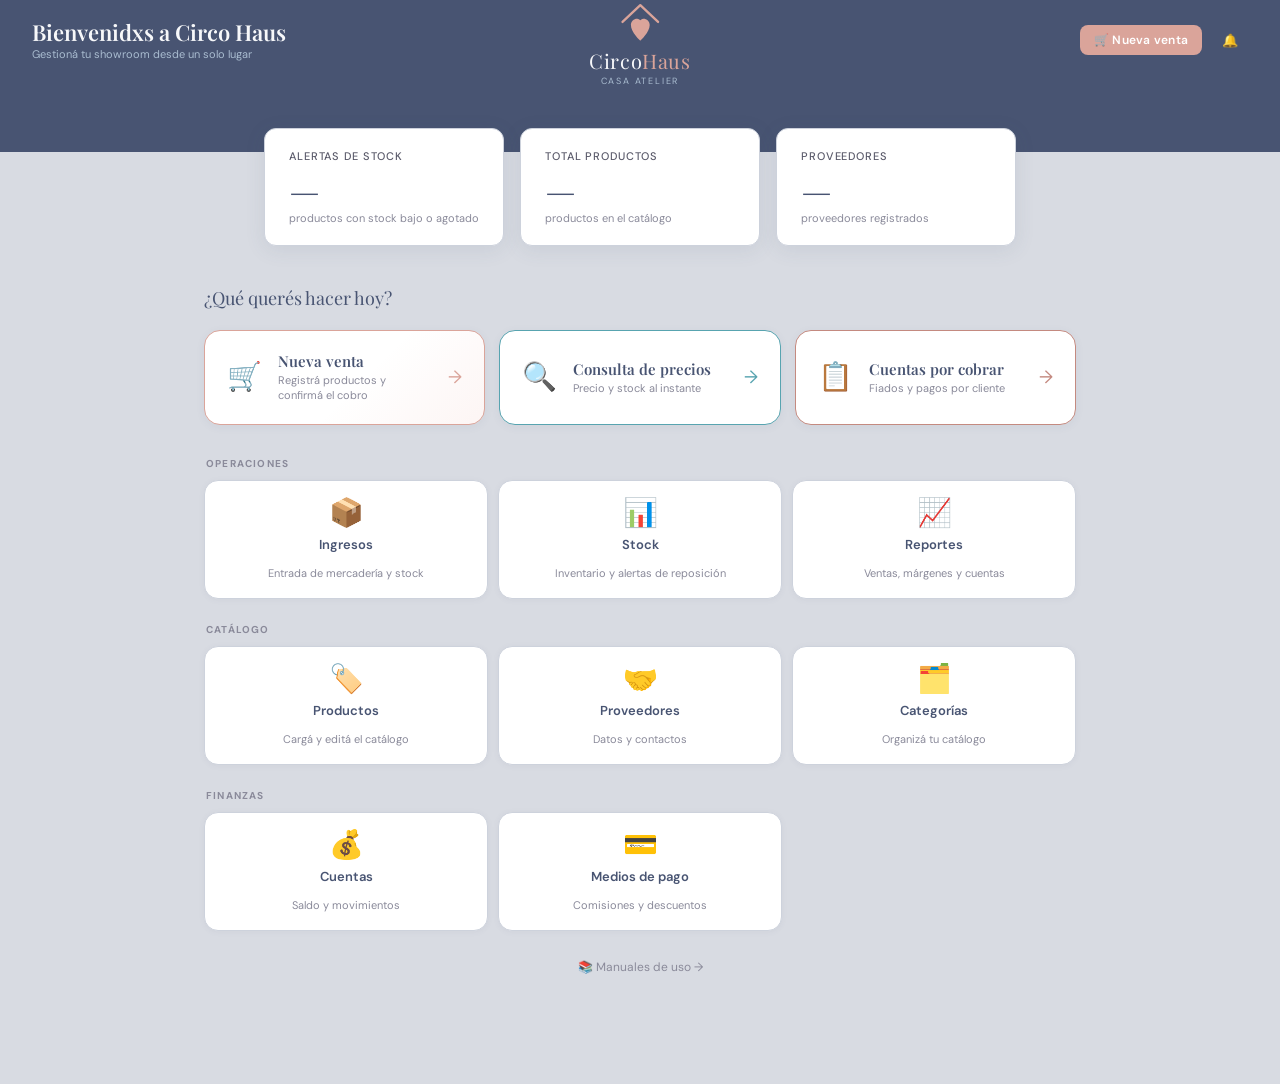
<file: index (2).html>
<!DOCTYPE html>
<html lang="es">
<head>
<meta charset="UTF-8">
<meta name="viewport" content="width=device-width, initial-scale=1.0">
<title>CircoHaus – Sistema de Gestión</title>
<link href="https://fonts.googleapis.com/css2?family=Playfair+Display:wght@400;600;700&family=DM+Sans:wght@300;400;500&display=swap" rel="stylesheet">
<style>
:root {
  --pearl:#D8DBE2;--blue-mist:#A9BCD0;--teal:#58A4B0;--teal-dark:#3d8a96;
  --navy:#485472;--navy-dark:#353d55;--rose:#DAA49A;--rose-dark:#c48a80;
  --white:#FFFFFF;--off-white:#F7F8FA;--text-main:#2C2C2C;--text-mid:#5a5a6a;
  --text-light:#8a8a9a;--border:#cdd2dc;--success:#5A8C6E;--error:#C44F4F;
  --cream:var(--pearl);--warm-white:var(--off-white);--terracotta:var(--teal);
  --terracotta-dark:var(--teal-dark);--charcoal:var(--navy);--mid-gray:var(--text-mid);--light-gray:var(--border);
}
*{box-sizing:border-box;margin:0;padding:0}
html,body{height:100%;font-family:'DM Sans',sans-serif;background:var(--pearl);color:var(--text-main)}

#home{min-height:100vh;background:var(--pearl);display:flex;flex-direction:column}
.home-header{background:var(--navy);padding:0 32px;height:80px;display:flex;align-items:center;justify-content:space-between;position:relative;flex-shrink:0}
.home-header-left h2{font-family:'Playfair Display',serif;color:#F7F8FA;font-size:22px;font-weight:600;line-height:1.2}
.home-header-left p{font-size:11px;color:var(--blue-mist);margin-top:2px}
.home-logo{position:absolute;left:50%;transform:translateX(-50%);display:flex;flex-direction:column;align-items:center;gap:4px;padding-top:8px}
.home-logo-text{font-family:'Playfair Display',serif;color:#F7F8FA;font-size:20px;letter-spacing:.03em;line-height:1;text-align:center}
.home-logo-text span{color:var(--rose)}
.home-logo-sub{font-size:9px;color:var(--blue-mist);letter-spacing:.2em;text-transform:uppercase}

.kpis{display:grid;grid-template-columns:repeat(3,1fr);gap:16px;max-width:920px;margin:-24px auto 0;padding:0 24px;position:relative;z-index:10}
.kpi-card{background:var(--white);border-radius:12px;padding:20px 24px;box-shadow:0 4px 20px rgba(72,84,114,.1);border:1.5px solid var(--border);transition:transform .2s}
.kpi-card:hover{transform:translateY(-2px)}
.kpi-card.alerta{border-color:var(--rose)}
.kpi-card.alerta .kpi-value{color:var(--rose-dark)}
.kpi-label{font-size:11px;font-weight:500;color:var(--text-mid);text-transform:uppercase;letter-spacing:.08em;margin-bottom:8px}
.kpi-value{font-family:'Playfair Display',serif;font-size:36px;color:var(--navy);line-height:1}
.kpi-sub{font-size:11px;color:var(--text-light);margin-top:4px}

.modulos-wrap{max-width:920px;margin:40px auto;padding:0 24px 60px;width:100%}
.modulos-titulo{font-family:'Playfair Display',serif;font-size:18px;color:var(--navy);margin-bottom:20px}
.modulos-grid{display:grid;grid-template-columns:repeat(3,1fr);gap:16px}
.modulo-card{background:var(--white);border-radius:14px;padding:28px 24px;box-shadow:0 2px 12px rgba(72,84,114,.07);border:1.5px solid var(--border);cursor:pointer;transition:all .2s;text-align:left}
.modulo-card:hover{transform:translateY(-3px);box-shadow:0 8px 28px rgba(72,84,114,.13);border-color:var(--teal)}
.modulo-card.instructivos:hover{border-color:var(--rose)}
.modulo-icon{font-size:32px;margin-bottom:14px;display:block}
.modulo-nombre{font-family:'Playfair Display',serif;font-size:16px;font-weight:600;color:var(--navy);margin-bottom:6px}
.modulo-desc{font-size:12px;color:var(--text-mid);line-height:1.5}
.modulo-arrow{display:inline-block;margin-top:14px;font-size:12px;color:var(--teal);font-weight:500}
.modulo-card.instructivos .modulo-arrow{color:var(--rose)}

#app-main{display:none;flex-direction:column;height:100vh}
.app-header{background:var(--navy);padding:0 24px;height:52px;display:flex;align-items:center;justify-content:space-between;flex-shrink:0}
.app-header-left{display:flex;align-items:center;gap:16px}
.app-logo{font-family:'Playfair Display',serif;color:#F7F8FA;font-size:16px;display:flex;align-items:center;gap:8px}
.app-logo span{color:var(--rose)}
.app-logo-sub{font-size:8px;color:var(--blue-mist);letter-spacing:.15em;text-transform:uppercase;display:block;margin-top:1px}
.btn-home{background:none;border:1px solid rgba(255,255,255,.25);color:#ccc;font-family:'DM Sans',sans-serif;font-size:12px;padding:5px 12px;border-radius:6px;cursor:pointer;transition:all .2s}
.btn-home:hover{background:rgba(255,255,255,.1);color:white}

.tabs{display:flex;background:var(--pearl);flex-shrink:0;border-bottom:2px solid var(--border)}
.tab{flex:1;background:none;border:none;border-bottom:3px solid transparent;color:var(--text-mid);font-family:'DM Sans',sans-serif;font-size:13px;font-weight:500;padding:13px 8px;cursor:pointer;transition:all .2s;text-align:center}
.tab:hover{color:var(--navy)}
.tab.active{color:var(--teal);border-bottom-color:var(--teal);font-weight:600}
.content{flex:1;overflow-y:auto;padding:24px 20px;background:var(--pearl)}
.panel{display:none}.panel.active{display:block}
.section-title{font-family:'Playfair Display',serif;font-size:22px;margin-bottom:4px;color:var(--navy)}
.section-sub{color:var(--text-mid);font-size:13px;margin-bottom:20px}

.card{background:var(--white);border-radius:12px;padding:20px;margin-bottom:16px;box-shadow:0 2px 12px rgba(72,84,114,.08);border:1px solid var(--border)}
.card-title{font-size:11px;font-weight:600;margin-bottom:16px;color:var(--text-mid);text-transform:uppercase;letter-spacing:.08em;padding-bottom:10px;border-bottom:1px solid var(--border)}
.form-grid{display:grid;grid-template-columns:1fr 1fr;gap:14px}
.form-grid.cols-3{grid-template-columns:1fr 1fr 1fr}
.field{display:flex;flex-direction:column;gap:5px}
.field label{font-size:11px;font-weight:500;color:var(--text-mid);text-transform:uppercase;letter-spacing:.06em}
.field input,.field select{background:var(--off-white);border:1.5px solid var(--border);border-radius:8px;padding:9px 12px;font-family:'DM Sans',sans-serif;font-size:14px;color:var(--text-main);outline:none;transition:border-color .2s;width:100%}
.field input:focus,.field select:focus{border-color:var(--teal)}
.field input.readonly{background:var(--pearl);color:var(--text-mid)}
.form-actions{margin-top:20px;display:flex;gap:10px;flex-wrap:wrap}
.btn{font-family:'DM Sans',sans-serif;font-weight:500;font-size:14px;padding:10px 20px;border-radius:8px;border:none;cursor:pointer;transition:all .2s}
.btn-primary{background:var(--teal);color:white}.btn-primary:hover{background:var(--teal-dark)}
.btn-secondary{background:var(--pearl);color:var(--navy);border:1px solid var(--border)}.btn-secondary:hover{background:var(--blue-mist)}
.btn-warning{background:var(--rose);color:white;padding:5px 10px;font-size:12px;border-radius:6px;border:none;cursor:pointer}
.btn-danger{background:none;color:var(--error);border:1px solid var(--error);padding:5px 10px;font-size:12px;border-radius:6px;cursor:pointer}
.btn-danger:hover{background:var(--error);color:white}
.search-wrap{margin-bottom:16px}
.search-wrap input{width:100%;background:var(--off-white);border:1.5px solid var(--border);border-radius:8px;padding:10px 14px;font-family:'DM Sans',sans-serif;font-size:14px;color:var(--text-main);outline:none;transition:border-color .2s}
.search-wrap input:focus{border-color:var(--teal)}
.autocomplete-wrap{position:relative}
.autocomplete-list{position:absolute;top:100%;left:0;right:0;background:white;border:1.5px solid var(--border);border-radius:8px;z-index:50;max-height:200px;overflow-y:auto;box-shadow:0 4px 16px rgba(72,84,114,.12)}
.autocomplete-item{padding:10px 14px;font-size:13px;cursor:pointer;border-bottom:1px solid var(--border)}
.autocomplete-item:last-child{border-bottom:none}
.autocomplete-item:hover{background:var(--pearl)}
.autocomplete-item code{color:var(--teal);font-size:11px}
.add-item-row{display:grid;grid-template-columns:2fr 1fr 1fr auto;gap:10px;align-items:end;margin-top:12px}
.items-list{display:flex;flex-direction:column;gap:8px;margin:12px 0}
.item-row{display:grid;grid-template-columns:2fr 1fr 1fr auto;gap:10px;align-items:center;background:var(--pearl);border-radius:8px;padding:10px 12px;border:1px solid var(--border);font-size:13px}
.items-empty{text-align:center;color:var(--text-mid);font-size:13px;padding:20px;border:1.5px dashed var(--border);border-radius:8px}
table{width:100%;border-collapse:collapse;font-size:13px}
th{text-align:left;padding:9px 12px;font-size:11px;font-weight:500;letter-spacing:.07em;text-transform:uppercase;color:var(--text-mid);border-bottom:1.5px solid var(--border)}
td{padding:11px 12px;border-bottom:1px solid var(--border)}
tr:last-child td{border-bottom:none}
tr:hover td{background:var(--pearl)}
.badge{display:inline-block;padding:3px 9px;border-radius:20px;font-size:11px;font-weight:500}
.badge-ok{background:#E8F3ED;color:var(--success)}
.badge-low{background:#fdf0ed;color:var(--rose-dark)}
.badge-zero{background:#fde8e8;color:var(--error)}
.badge-margen{background:#EEF4F8;color:var(--navy);font-size:11px}

.modal-overlay{display:none;position:fixed;inset:0;background:rgba(72,84,114,.4);z-index:200;align-items:center;justify-content:center}
.modal-overlay.open{display:flex}
.modal{background:var(--white);border-radius:14px;padding:28px;width:100%;max-width:520px;box-shadow:0 12px 40px rgba(72,84,114,.2);margin:16px}
.modal-title{font-family:'Playfair Display',serif;font-size:18px;margin-bottom:6px;color:var(--navy)}
.modal-sub{font-size:13px;color:var(--text-mid);margin-bottom:20px}
.modal-actions{margin-top:20px;display:flex;gap:10px;flex-wrap:wrap}

/* POPUP COSTO */
.costo-popup{background:var(--white);border-radius:14px;padding:28px;width:100%;max-width:480px;box-shadow:0 12px 40px rgba(72,84,114,.25);margin:16px}
.costo-popup-title{font-family:'Playfair Display',serif;font-size:17px;color:var(--navy);margin-bottom:4px}
.costo-popup-sub{font-size:12px;color:var(--text-mid);margin-bottom:20px}
.costo-info{background:var(--pearl);border-radius:8px;padding:14px 16px;margin-bottom:16px;display:grid;grid-template-columns:1fr 1fr;gap:10px}
.costo-info-item label{font-size:10px;text-transform:uppercase;letter-spacing:.06em;color:var(--text-light)}
.costo-info-item span{font-size:14px;font-weight:500;color:var(--navy);display:block;margin-top:2px}
.costo-opciones{display:flex;flex-direction:column;gap:8px;margin-bottom:16px}
.costo-opcion{border:1.5px solid var(--border);border-radius:8px;padding:12px 16px;cursor:pointer;transition:all .2s;font-size:13px;color:var(--text-main);background:var(--off-white);text-align:left}
.costo-opcion:hover{border-color:var(--teal);background:white}
.costo-opcion.selected{border-color:var(--teal);background:#EEF7F9}
.costo-opcion strong{display:block;color:var(--navy);margin-bottom:2px}
.costo-margen-custom{display:none;margin-top:8px}

.toast{position:fixed;bottom:24px;right:24px;background:var(--navy);color:white;padding:12px 18px;border-radius:10px;font-size:14px;box-shadow:0 8px 24px rgba(72,84,114,.25);transform:translateY(60px);opacity:0;transition:all .3s;z-index:999;max-width:320px}
.toast.show{transform:translateY(0);opacity:1}
.toast.success{border-left:4px solid var(--teal)}
.toast.error{border-left:4px solid var(--error)}
.spinner-wrap{display:flex;align-items:center;gap:10px;color:var(--text-mid);font-size:13px;padding:12px 0}
.spinner{width:16px;height:16px;border:2px solid var(--border);border-top-color:var(--teal);border-radius:50%;animation:spin .7s linear infinite}
@keyframes spin{to{transform:rotate(360deg)}}
hr{border:none;border-top:1px solid var(--border);margin:16px 0}
.notif-btn{background:none;border:none;cursor:pointer;color:#ccc;font-size:13px;padding:6px 10px;position:relative;display:flex;align-items:center;gap:6px;font-family:'DM Sans',sans-serif}
.notif-panel{display:none;position:absolute;right:0;top:44px;width:300px;background:var(--white);border-radius:12px;box-shadow:0 8px 32px rgba(72,84,114,.18);z-index:300;overflow:hidden;border:1px solid var(--border)}
.notif-panel-title{padding:14px 18px;border-bottom:1px solid var(--border);font-family:'Playfair Display',serif;font-size:15px;color:var(--navy)}
.instructivos-grid{display:grid;grid-template-columns:repeat(2,1fr);gap:16px;margin-top:8px}
.manual-card{background:var(--white);border-radius:12px;padding:24px;border:1.5px solid var(--border);display:flex;align-items:center;gap:16px;transition:all .2s;text-decoration:none}
.manual-card:hover{border-color:var(--rose);box-shadow:0 4px 16px rgba(72,84,114,.1);transform:translateY(-2px)}
.manual-card.disabled{opacity:.5;cursor:default;pointer-events:none}
.manual-nombre{font-family:'Playfair Display',serif;font-size:15px;color:var(--navy);margin-bottom:4px}
.manual-desc{font-size:12px;color:var(--text-mid);line-height:1.5}
.manual-download{font-size:12px;color:var(--rose);font-weight:500;margin-top:8px;display:block}

@media(max-width:768px){
  .home-header{height:auto;padding:16px 20px;flex-direction:column;align-items:flex-start;gap:12px}
  .home-logo{position:static;transform:none;align-self:center}
  .kpis{grid-template-columns:1fr;padding:0 16px}
  .modulos-grid{grid-template-columns:1fr 1fr;gap:12px}
  .modulos-wrap{padding:0 16px 40px}
  .form-grid{grid-template-columns:1fr}
  .form-grid.cols-3{grid-template-columns:1fr}
  .add-item-row{grid-template-columns:1fr 1fr}
  .tabs .tab{font-size:11px;padding:10px 4px}
  .instructivos-grid{grid-template-columns:1fr}
}
@media(max-width:480px){.modulos-grid{grid-template-columns:1fr}.kpi-value{font-size:28px}}

/* BOTÓN NUEVA VENTA EN HEADER */
.btn-nueva-venta{background:var(--rose);color:white;font-family:'DM Sans',sans-serif;font-size:12px;font-weight:600;padding:7px 14px;border-radius:8px;border:none;cursor:pointer;transition:all .2s;letter-spacing:.02em}
.btn-nueva-venta:hover{background:var(--rose-dark)}

/* TARJETA VENTAS DESTACADA EN HOME */
.modulo-card.ventas-highlight{border-color:var(--rose);background:linear-gradient(135deg,#fff 60%,#fdf5f4)}
.modulo-card.ventas-highlight:hover{border-color:var(--rose-dark);box-shadow:0 8px 28px rgba(218,164,154,.25)}
.modulo-card.ventas-highlight .modulo-arrow{color:var(--rose)}
.modulos-grupo-label{font-size:11px;font-weight:700;letter-spacing:.08em;text-transform:uppercase;color:var(--text-light);margin:16px 0 8px}

/* Acciones rápidas */
.acciones-rapidas{display:grid;grid-template-columns:repeat(3,1fr);gap:14px;margin-bottom:32px}
.accion-card{background:var(--white);border-radius:16px;padding:20px 22px;border:1.5px solid var(--border);cursor:pointer;display:flex;align-items:center;gap:16px;transition:all .2s;box-shadow:0 2px 10px rgba(72,84,114,.06)}
.accion-card:hover{transform:translateY(-2px);box-shadow:0 8px 24px rgba(72,84,114,.13)}
.accion-icon{font-size:28px;flex-shrink:0;line-height:1}
.accion-info{flex:1;min-width:0}
.accion-nombre{font-family:'Playfair Display',serif;font-size:15px;font-weight:600;color:var(--navy);white-space:nowrap;overflow:hidden;text-overflow:ellipsis}
.accion-desc{font-size:11px;color:var(--text-light);margin-top:2px;line-height:1.4}
.accion-arrow{font-size:18px;color:var(--text-light);flex-shrink:0;transition:transform .2s}
.accion-card:hover .accion-arrow{transform:translateX(3px)}
.accion-ventas{border-color:var(--rose);background:linear-gradient(135deg,#fff 55%,#fdf5f4)}
.accion-ventas .accion-arrow{color:var(--rose)}
.accion-consulta{border-color:var(--teal)}
.accion-consulta .accion-arrow{color:var(--teal)}
.accion-cxc{border-color:var(--rose-dark)}
.accion-cxc .accion-arrow{color:var(--rose-dark)}

/* Launcher compacto */
.launcher-seccion{margin-bottom:24px}
.launcher-label{font-size:10px;font-weight:700;letter-spacing:.12em;text-transform:uppercase;color:var(--text-light);margin-bottom:10px;padding-left:2px}
.launcher-grid{display:grid;grid-template-columns:repeat(3,1fr);gap:10px}
.launcher-item{background:var(--white);border:1.5px solid var(--border);border-radius:14px;padding:18px 14px;cursor:pointer;display:flex;flex-direction:column;align-items:center;gap:10px;transition:all .18s;box-shadow:0 1px 6px rgba(72,84,114,.05)}
.launcher-item:hover{border-color:var(--teal);transform:translateY(-2px);box-shadow:0 6px 18px rgba(72,84,114,.11)}
.launcher-icon{font-size:28px;line-height:1}
.launcher-nombre{font-family:'DM Sans',sans-serif;font-size:13px;font-weight:600;color:var(--navy);text-align:center;line-height:1.3}
.launcher-desc{font-size:11px;color:var(--text-light);text-align:center;line-height:1.3;margin-top:2px}
.modulo-topbar{display:flex;align-items:center;gap:16px;padding:14px 32px;background:var(--white);border-bottom:1.5px solid var(--border);position:sticky;top:0;z-index:50}
.btn-volver-inicio{background:none;border:1.5px solid var(--border);border-radius:8px;padding:7px 14px;font-family:'DM Sans',sans-serif;font-size:13px;font-weight:600;color:var(--navy);cursor:pointer;transition:all .2s}
.btn-volver-inicio:hover{border-color:var(--teal);color:var(--teal)}
.modulo-topbar-nombre{font-family:'DM Sans',sans-serif;font-size:15px;font-weight:600;color:var(--text-main)}

/* TABLA MEDIOS DE PAGO */
.pct-badge{display:inline-block;background:#EEF4F8;color:var(--navy);border-radius:6px;padding:2px 8px;font-size:12px;font-weight:500}
.pct-badge.descuento{background:#fdf5f4;color:var(--rose-dark)}
.pct-badge.comision{background:#f0f7f4;color:var(--success)}

/* TOGGLE ACTIVO */
.toggle-wrap{display:flex;align-items:center;gap:8px;font-size:13px;color:var(--text-mid)}
.toggle{width:36px;height:20px;background:var(--border);border-radius:10px;position:relative;cursor:pointer;transition:background .2s;border:none;flex-shrink:0}
.toggle.on{background:var(--teal)}
.toggle::after{content:'';position:absolute;width:14px;height:14px;background:white;border-radius:50%;top:3px;left:3px;transition:left .2s;box-shadow:0 1px 3px rgba(0,0,0,.2)}
.toggle.on::after{left:19px}

/* CUENTAS CARDS */
.cuentas-grid{display:grid;grid-template-columns:repeat(3,1fr);gap:16px;margin-bottom:20px}
.cuenta-card{background:var(--white);border-radius:14px;padding:24px;border:1.5px solid var(--border);box-shadow:0 2px 12px rgba(72,84,114,.07)}
.cuenta-card-nombre{font-family:'Playfair Display',serif;font-size:16px;color:var(--navy);margin-bottom:4px}
.cuenta-card-tipo{font-size:11px;color:var(--text-light);text-transform:uppercase;letter-spacing:.08em;margin-bottom:16px}
.cuenta-card-saldo-label{font-size:11px;color:var(--text-mid);text-transform:uppercase;letter-spacing:.06em;margin-bottom:4px}
.cuenta-card-saldo{font-family:'Playfair Display',serif;font-size:28px;color:var(--navy);line-height:1}
.cuenta-card-saldo.positivo{color:var(--success)}
.cuenta-card-saldo.negativo{color:var(--error)}
.cuenta-card-en-camino{margin-top:12px;padding-top:12px;border-top:1px solid var(--border)}
.cuenta-card-en-camino-label{font-size:10px;color:var(--text-light);text-transform:uppercase;letter-spacing:.06em;margin-bottom:2px}
.cuenta-card-en-camino-valor{font-size:14px;font-weight:500;color:var(--blue-mist)}
@media(max-width:768px){.cuentas-grid{grid-template-columns:1fr}}
</style>
</head>
<body>

<!-- HOME -->
<div id="home">
  <div class="home-header">
    <div class="home-header-left">
      <h2>Bienvenidxs a Circo Haus</h2>
      <p>Gestioná tu showroom desde un solo lugar</p>
    </div>
    <div class="home-logo">
      <svg width="44" height="46" viewBox="0 0 40 44" fill="none">
        <path d="M3 20 L20 4 L37 20" stroke="#DAA49A" stroke-width="2.2" stroke-linecap="round" stroke-linejoin="round"/>
        <path d="M20 38 C20 38 11 30 11 23 C11 19.5 13.8 17 17 17 C18.6 17 19.8 18.2 20 18.5 C20.2 18.2 21.4 17 23 17 C26.2 17 29 19.5 29 23 C29 30 20 38 20 38Z" fill="#DAA49A"/>
      </svg>
      <div class="home-logo-text">Circo<span>Haus</span></div>
      <div class="home-logo-sub">Casa Atelier</div>
    </div>
    <div style="display:flex;align-items:center;gap:10px">
      <button class="btn-nueva-venta" onclick="irA('ventas')">🛒 Nueva venta</button>
      <div style="position:relative">
        <button class="notif-btn" onclick="toggleNotif('home')">🔔 <span id="nb1" style="display:none;background:#C44F4F;color:white;font-size:10px;font-weight:700;border-radius:10px;padding:1px 6px"></span></button>
        <div class="notif-panel" id="np1"><div class="notif-panel-title">Alertas de stock</div><div id="nl1" style="max-height:280px;overflow-y:auto;padding:8px 0"></div></div>
      </div>
    </div>
  </div>

  <div style="background:var(--navy);padding:24px 0 48px"></div>

  <div class="kpis">
    <div class="kpi-card" id="kpi-alertas-wrap">
      <div class="kpi-label">Alertas de stock</div>
      <div class="kpi-value" id="kpi-alertas">—</div>
      <div class="kpi-sub">productos con stock bajo o agotado</div>
    </div>
    <div class="kpi-card">
      <div class="kpi-label">Total productos</div>
      <div class="kpi-value" id="kpi-productos">—</div>
      <div class="kpi-sub">productos en el catálogo</div>
    </div>
    <div class="kpi-card">
      <div class="kpi-label">Proveedores</div>
      <div class="kpi-value" id="kpi-proveedores">—</div>
      <div class="kpi-sub">proveedores registrados</div>
    </div>
  </div>

  <div class="modulos-wrap">
    <div class="modulos-titulo">¿Qué querés hacer hoy?</div>

    <!-- Acciones rápidas -->
    <div class="acciones-rapidas">
      <div class="accion-card accion-ventas" onclick="irA('ventas')">
        <div class="accion-icon">🛒</div>
        <div class="accion-info">
          <div class="accion-nombre">Nueva venta</div>
          <div class="accion-desc">Registrá productos y confirmá el cobro</div>
        </div>
        <div class="accion-arrow">→</div>
      </div>
      <div class="accion-card accion-consulta" onclick="abrirConsultaPrecios()">
        <div class="accion-icon">🔍</div>
        <div class="accion-info">
          <div class="accion-nombre">Consulta de precios</div>
          <div class="accion-desc">Precio y stock al instante</div>
        </div>
        <div class="accion-arrow">→</div>
      </div>
      <div class="accion-card accion-cxc" onclick="irA('cxc')">
        <div class="accion-icon">📋</div>
        <div class="accion-info">
          <div class="accion-nombre">Cuentas por cobrar</div>
          <div class="accion-desc">Fiados y pagos por cliente</div>
        </div>
        <div class="accion-arrow">→</div>
      </div>
    </div>

    <!-- Módulos: launcher compacto -->
    <div class="launcher-seccion">
      <div class="launcher-label">Operaciones</div>
      <div class="launcher-grid">
        <div class="launcher-item" onclick="irA('ingresos')"><span class="launcher-icon">📦</span><span class="launcher-nombre">Ingresos</span><span class="launcher-desc">Entrada de mercadería y stock</span></div>
        <div class="launcher-item" onclick="irA('stock')"><span class="launcher-icon">📊</span><span class="launcher-nombre">Stock</span><span class="launcher-desc">Inventario y alertas de reposición</span></div>
        <div class="launcher-item" onclick="irA('reportes')"><span class="launcher-icon">📈</span><span class="launcher-nombre">Reportes</span><span class="launcher-desc">Ventas, márgenes y cuentas</span></div>
      </div>
    </div>

    <div class="launcher-seccion">
      <div class="launcher-label">Catálogo</div>
      <div class="launcher-grid">
        <div class="launcher-item" onclick="irA('productos')"><span class="launcher-icon">🏷️</span><span class="launcher-nombre">Productos</span><span class="launcher-desc">Cargá y editá el catálogo</span></div>
        <div class="launcher-item" onclick="irA('proveedores')"><span class="launcher-icon">🤝</span><span class="launcher-nombre">Proveedores</span><span class="launcher-desc">Datos y contactos</span></div>
        <div class="launcher-item" onclick="irA('categorias')"><span class="launcher-icon">🗂️</span><span class="launcher-nombre">Categorías</span><span class="launcher-desc">Organizá tu catálogo</span></div>
      </div>
    </div>

    <div class="launcher-seccion">
      <div class="launcher-label">Finanzas</div>
      <div class="launcher-grid">
        <div class="launcher-item" onclick="irA('cuentas')"><span class="launcher-icon">💰</span><span class="launcher-nombre">Cuentas</span><span class="launcher-desc">Saldo y movimientos</span></div>
        <div class="launcher-item" onclick="irA('medios-pago')"><span class="launcher-icon">💳</span><span class="launcher-nombre">Medios de pago</span><span class="launcher-desc">Comisiones y descuentos</span></div>
      </div>
    </div>

    <div style="text-align:center;margin-top:8px;padding-bottom:8px">
      <span onclick="irA('instructivos')" style="font-size:12px;color:var(--text-light);cursor:pointer;transition:color .2s" onmouseover="this.style.color='var(--teal)'" onmouseout="this.style.color='var(--text-light)'">📚 Manuales de uso →</span>
    </div>

  </div>
</div>

<!-- APP -->
<div id="app-main">
  <div class="app-header">
    <div class="app-header-left">
      <div class="app-logo">
        <svg width="26" height="28" viewBox="0 0 40 44" fill="none">
          <path d="M3 20 L20 4 L37 20" stroke="#DAA49A" stroke-width="2.2" stroke-linecap="round" stroke-linejoin="round"/>
          <path d="M20 38 C20 38 11 30 11 23 C11 19.5 13.8 17 17 17 C18.6 17 19.8 18.2 20 18.5 C20.2 18.2 21.4 17 23 17 C26.2 17 29 19.5 29 23 C29 30 20 38 20 38Z" fill="#DAA49A"/>
        </svg>
        <div>Circo<span>Haus</span><div class="app-logo-sub">Casa Atelier</div></div>
      </div>
      <button class="btn-home" onclick="volverHome()">← Inicio</button>
      <span id="modulo-topbar-nombre" style="color:rgba(255,255,255,.7);font-size:13px;font-weight:600"></span>
    </div>
    <div style="display:flex;align-items:center;gap:10px">
      <button class="btn-nueva-venta" onclick="irA('ventas')">🛒 Nueva venta</button>
      <div style="position:relative">
        <button class="notif-btn" onclick="toggleNotif('app')">🔔 <span id="nb2" style="display:none;background:#C44F4F;color:white;font-size:10px;font-weight:700;border-radius:10px;padding:1px 6px"></span></button>
        <div class="notif-panel" id="np2"><div class="notif-panel-title">Alertas de stock</div><div id="nl2" style="max-height:280px;overflow-y:auto;padding:8px 0"></div></div>
      </div>
    </div>
  </div>

  <div class="content">

    <!-- INGRESOS -->
    <div id="panel-ingresos" class="panel active">
      <div class="section-title">Ingreso de mercadería</div>
      <div class="section-sub">Registrá la entrada de productos de un proveedor</div>
      <div class="card">
        <div class="card-title">Datos del ingreso</div>
        <div class="form-grid cols-3">
          <div class="field"><label>Fecha</label><input type="date" id="ing-fecha"></div>
          <div class="field"><label>Proveedor</label><select id="ing-proveedor"><option value="">Cargando...</option></select></div>
          <div class="field"><label>Nº Remito (opcional)</label><input type="text" id="ing-remito" placeholder="R-00123"></div>
        </div>
      </div>
      <div class="card">
        <div class="card-title">Productos del ingreso</div>
        <div id="items-lista" class="items-list"><div class="items-empty">Todavía no agregaste productos</div></div>
        <hr>
        <div style="font-size:11px;font-weight:600;color:var(--text-mid);text-transform:uppercase;letter-spacing:.06em;margin-bottom:10px">Agregar producto</div>
        <div class="add-item-row">
          <div class="field"><label>Buscar producto</label><div class="autocomplete-wrap"><input type="text" id="ing-buscar" placeholder="Escribí código o nombre..." oninput="filtrarProductosIngreso()" autocomplete="off"><div id="ing-autocomplete" class="autocomplete-list" style="display:none"></div></div></div>
          <div class="field"><label>Cantidad</label><input type="number" id="ing-cantidad" min="1" placeholder="0"></div>
          <div class="field"><label>Precio costo ($)</label><input type="number" id="ing-costo" min="0" placeholder="0"></div>
          <button class="btn btn-secondary" onclick="agregarItemIngreso()">+ Agregar</button>
        </div>
        <div id="ing-producto-seleccionado" style="display:none;margin-top:8px;font-size:12px;color:var(--success)">✓ Seleccionado: <span id="ing-prod-nombre"></span></div>
        <div class="form-actions">
          <button class="btn btn-primary" onclick="confirmarIngreso()">Confirmar ingreso</button>
          <button class="btn btn-secondary" onclick="limpiarIngreso()">Limpiar</button>
        </div>
      </div>
    </div>

    <!-- STOCK -->
    <div id="panel-stock" class="panel">
      <div class="section-title">Stock actual</div>
      <div class="section-sub">Estado de inventario de todos los productos</div>
      <div class="card">
        <div style="display:grid;grid-template-columns:1fr 1fr;gap:12px;margin-bottom:16px">
          <div class="search-wrap" style="margin:0"><input type="text" id="stock-buscar" placeholder="🔍 Buscar..." oninput="filtrarStockD()"></div>
          <select id="stock-filtro-cat" onchange="filtrarStock()" style="background:var(--off-white);border:1.5px solid var(--border);border-radius:8px;padding:9px 12px;font-family:'DM Sans',sans-serif;font-size:14px;outline:none;color:var(--text-main)"><option value="">Todas las categorías</option></select>
        </div>
        <div id="stock-loading" class="spinner-wrap"><div class="spinner"></div> Cargando...</div>
        <table id="stock-table" style="display:none"><thead><tr><th>Código</th><th>Descripción</th><th>Categoría</th><th>P. Costo</th><th>Margen</th><th>P. Venta</th><th>Stock</th><th>Mínimo</th></tr></thead><tbody id="stock-body"></tbody></table>
      </div>
    </div>

    <!-- PRODUCTOS -->
    <div id="panel-productos" class="panel">
      <div class="section-title">Productos</div>
      <div class="section-sub">Agregá o editá productos del catálogo</div>
      <div class="card">
        <div class="card-title">Nuevo producto</div>
        <div class="form-grid">
          <div class="field"><label>Código</label><input type="text" id="prod-codigo" placeholder="PQY-0001"></div>
          <div class="field"><label>Descripción</label><input type="text" id="prod-desc" placeholder="Copa cristal violeta"></div>
          <div class="field"><label>Proveedor</label><select id="prod-proveedor"><option value="">Seleccioná...</option></select></div>
          <div class="field"><label>Categoría</label><select id="prod-categoria"><option value="">Seleccioná...</option></select></div>
          <div class="field"><label>Precio costo ($)</label><input type="number" id="prod-pcosto" min="0" placeholder="0" oninput="calcularPrecioVenta()"></div>
          <div class="field"><label>Margen (%)</label><input type="number" id="prod-margen" min="0" placeholder="Ej: 150" oninput="calcularPrecioVenta()"></div>
          <div class="field"><label>Precio venta ($)</label><input type="number" id="prod-pventa" readonly class="readonly" placeholder="Se calcula solo"></div>
          <div class="field"><label>Stock inicial</label><input type="number" id="prod-stock" min="0" placeholder="0"></div>
          <div class="field"><label>Stock mínimo</label><input type="number" id="prod-stock-min" min="0" placeholder="Ej: 3"></div>
        </div>
        <div class="form-actions"><button class="btn btn-primary" onclick="agregarProducto()">Guardar producto</button></div>
      </div>
      <div class="card">
        <div class="card-title">Productos registrados</div>
        <div style="display:grid;grid-template-columns:1fr 1fr;gap:12px;margin-bottom:16px">
          <div class="search-wrap" style="margin:0"><input type="text" id="prod-buscar" placeholder="🔍 Buscar..." oninput="filtrarProductosD()"></div>
          <select id="prod-filtro-cat" onchange="filtrarTablaProductos()" style="background:var(--off-white);border:1.5px solid var(--border);border-radius:8px;padding:9px 12px;font-family:'DM Sans',sans-serif;font-size:14px;outline:none;color:var(--text-main)"><option value="">Todas las categorías</option></select>
        </div>
        <div id="prod-loading" class="spinner-wrap"><div class="spinner"></div> Cargando...</div>
        <table id="prod-table" style="display:none"><thead><tr><th>Código</th><th>Descripción</th><th>Categoría</th><th>P. Costo</th><th>Margen</th><th>P. Venta</th><th>Stock</th><th></th></tr></thead><tbody id="prod-body"></tbody></table>
      </div>
    </div>

    <!-- PROVEEDORES -->
    <div id="panel-proveedores" class="panel">
      <div class="section-title">Proveedores</div>
      <div class="section-sub">Gestioná tus proveedores</div>
      <div class="card">
        <div class="card-title">Nuevo proveedor</div>
        <div class="form-grid cols-3">
          <div class="field"><label>Código</label><input type="text" id="prov-codigo" placeholder="PQY"></div>
          <div class="field"><label>Nombre</label><input type="text" id="prov-nombre" placeholder="Nombre del proveedor"></div>
          <div class="field"><label>Contacto</label><input type="text" id="prov-contacto" placeholder="Teléfono o email"></div>
        </div>
        <div class="form-actions"><button class="btn btn-primary" onclick="agregarProveedor()">Guardar proveedor</button></div>
      </div>
      <div class="card">
        <div class="card-title">Proveedores registrados</div>
        <div id="prov-loading" class="spinner-wrap"><div class="spinner"></div> Cargando...</div>
        <table id="prov-table" style="display:none"><thead><tr><th>Código</th><th>Nombre</th><th>Contacto</th></tr></thead><tbody id="prov-body"></tbody></table>
      </div>
    </div>

    <!-- CATEGORÍAS -->
    <div id="panel-categorias" class="panel">
      <div class="section-title">Categorías</div>
      <div class="section-sub">Gestioná las categorías de tus productos</div>
      <div class="card">
        <div class="card-title">Nueva categoría</div>
        <div class="form-grid cols-3">
          <div class="field"><label>Nombre</label><input type="text" id="cat-nombre" placeholder="Ej: Aromas"></div>
        </div>
        <div class="form-actions"><button class="btn btn-primary" onclick="agregarCategoria()">Guardar categoría</button></div>
      </div>
      <div class="card">
        <div class="card-title">Categorías registradas</div>
        <div id="cat-loading" class="spinner-wrap"><div class="spinner"></div> Cargando...</div>
        <table id="cat-table" style="display:none"><thead><tr><th>Nombre</th></tr></thead><tbody id="cat-body"></tbody></table>
      </div>
    </div>

    <!-- INSTRUCTIVOS -->
    <div id="panel-reportes" class="panel">
      <div class="section-title">Reportes</div>
      <div class="section-sub">Analizá el rendimiento del negocio por período</div>

      <!-- Filtros -->
      <div class="card" style="margin-bottom:16px">
        <div class="form-grid cols-3" style="align-items:flex-end">
          <div class="form-group">
            <label class="form-label">Desde</label>
            <input type="date" id="rep-desde" class="form-input">
          </div>
          <div class="form-group">
            <label class="form-label">Hasta</label>
            <input type="date" id="rep-hasta" class="form-input">
          </div>
          <div style="display:flex;gap:8px">
            <button class="btn btn-secondary" onclick="repSetPeriodo('hoy')" style="flex:1;font-size:12px">Hoy</button>
            <button class="btn btn-secondary" onclick="repSetPeriodo('semana')" style="flex:1;font-size:12px">Semana</button>
            <button class="btn btn-secondary" onclick="repSetPeriodo('mes')" style="flex:1;font-size:12px">Mes</button>
            <button class="btn btn-primary" onclick="generarReportes()" style="flex:1;font-size:12px">Ver</button>
          </div>
        </div>
      </div>

      <!-- KPIs resumen -->
      <div id="rep-kpis" style="display:grid;grid-template-columns:repeat(4,1fr);gap:12px;margin-bottom:16px">
        <div class="card" style="text-align:center;padding:20px 12px">
          <div style="font-size:11px;text-transform:uppercase;letter-spacing:.06em;color:var(--text-light);margin-bottom:6px">Ventas cobradas</div>
          <div id="rep-kpi-ventas" style="font-size:26px;font-weight:700;color:var(--navy)">—</div>
        </div>
        <div class="card" style="text-align:center;padding:20px 12px">
          <div style="font-size:11px;text-transform:uppercase;letter-spacing:.06em;color:var(--text-light);margin-bottom:6px">Total cobrado</div>
          <div id="rep-kpi-cobrado" style="font-size:26px;font-weight:700;color:var(--teal)">—</div>
        </div>
        <div class="card" style="text-align:center;padding:20px 12px">
          <div style="font-size:11px;text-transform:uppercase;letter-spacing:.06em;color:var(--text-light);margin-bottom:6px">Neto (tras comisiones)</div>
          <div id="rep-kpi-neto" style="font-size:26px;font-weight:700;color:var(--teal)">—</div>
        </div>
        <div class="card" style="text-align:center;padding:20px 12px">
          <div style="font-size:11px;text-transform:uppercase;letter-spacing:.06em;color:var(--text-light);margin-bottom:6px">Ticket promedio</div>
          <div id="rep-kpi-ticket" style="font-size:26px;font-weight:700;color:var(--navy)">—</div>
        </div>
      </div>

      <div style="display:grid;grid-template-columns:1fr 1fr;gap:16px;margin-bottom:16px">

        <!-- Ventas por medio de pago -->
        <div class="card">
          <div class="card-title">Ventas por medio de pago</div>
          <table style="width:100%;border-collapse:collapse;font-size:13px">
            <thead><tr>
              <th style="text-align:left;padding:6px 0;color:var(--text-light);font-size:11px;text-transform:uppercase;border-bottom:1px solid var(--border)">Medio</th>
              <th style="text-align:right;padding:6px 0;color:var(--text-light);font-size:11px;text-transform:uppercase;border-bottom:1px solid var(--border)">Cobrado</th>
              <th style="text-align:right;padding:6px 0;color:var(--text-light);font-size:11px;text-transform:uppercase;border-bottom:1px solid var(--border)">Neto</th>
            </tr></thead>
            <tbody id="rep-medios-body"><tr><td colspan="3" style="text-align:center;color:var(--text-light);padding:20px">Seleccioná un período</td></tr></tbody>
          </table>
        </div>

        <!-- Estado de cuentas -->
        <div class="card">
          <div class="card-title">Estado de cuentas</div>
          <table style="width:100%;border-collapse:collapse;font-size:13px">
            <thead><tr>
              <th style="text-align:left;padding:6px 0;color:var(--text-light);font-size:11px;text-transform:uppercase;border-bottom:1px solid var(--border)">Cuenta</th>
              <th style="text-align:right;padding:6px 0;color:var(--text-light);font-size:11px;text-transform:uppercase;border-bottom:1px solid var(--border)">Disponible hoy</th>
              <th style="text-align:right;padding:6px 0;color:var(--text-light);font-size:11px;text-transform:uppercase;border-bottom:1px solid var(--border)">En camino</th>
            </tr></thead>
            <tbody id="rep-cuentas-body"><tr><td colspan="3" style="text-align:center;color:var(--text-light);padding:20px">Seleccioná un período</td></tr></tbody>
          </table>
        </div>
      </div>

      <div style="display:grid;grid-template-columns:1fr 1fr;gap:16px">

        <!-- Productos más vendidos -->
        <div class="card">
          <div class="card-title">Productos más vendidos</div>
          <table style="width:100%;border-collapse:collapse;font-size:13px">
            <thead><tr>
              <th style="text-align:left;padding:6px 0;color:var(--text-light);font-size:11px;text-transform:uppercase;border-bottom:1px solid var(--border)">Producto</th>
              <th style="text-align:right;padding:6px 0;color:var(--text-light);font-size:11px;text-transform:uppercase;border-bottom:1px solid var(--border)">Uds.</th>
              <th style="text-align:right;padding:6px 0;color:var(--text-light);font-size:11px;text-transform:uppercase;border-bottom:1px solid var(--border)">Total</th>
            </tr></thead>
            <tbody id="rep-productos-body"><tr><td colspan="3" style="text-align:center;color:var(--text-light);padding:20px">Seleccioná un período</td></tr></tbody>
          </table>
        </div>

        <!-- Margen / Rentabilidad -->
        <div class="card">
          <div class="card-title">Margen y rentabilidad</div>
          <table style="width:100%;border-collapse:collapse;font-size:13px">
            <thead><tr>
              <th style="text-align:left;padding:6px 0;color:var(--text-light);font-size:11px;text-transform:uppercase;border-bottom:1px solid var(--border)">Producto</th>
              <th style="text-align:right;padding:6px 0;color:var(--text-light);font-size:11px;text-transform:uppercase;border-bottom:1px solid var(--border)">Vendido</th>
              <th style="text-align:right;padding:6px 0;color:var(--text-light);font-size:11px;text-transform:uppercase;border-bottom:1px solid var(--border)">Costo hist.</th>
              <th style="text-align:right;padding:6px 0;color:var(--text-light);font-size:11px;text-transform:uppercase;border-bottom:1px solid var(--border)">Costo repo.</th>
              <th style="text-align:right;padding:6px 0;color:var(--text-light);font-size:11px;text-transform:uppercase;border-bottom:1px solid var(--border)">Margen neto</th>
              <th style="text-align:center;padding:6px 0;color:var(--text-light);font-size:11px;text-transform:uppercase;border-bottom:1px solid var(--border)">Alerta</th>
            </tr></thead>
            <tbody id="rep-margen-body"><tr><td colspan="6" style="text-align:center;color:var(--text-light);padding:20px">Seleccioná un período</td></tr></tbody>
          </table>
        </div>
      </div>
    </div>

    <div id="panel-cxc" class="panel">
      <div class="section-title">Cuentas por cobrar</div>
      <div class="section-sub">Fiados pendientes por cliente</div>

      <div style="display:grid;grid-template-columns:repeat(3,1fr);gap:12px;margin-bottom:16px">
        <div class="card" style="text-align:center;padding:18px 12px">
          <div style="font-size:11px;text-transform:uppercase;letter-spacing:.06em;color:var(--text-light);margin-bottom:6px">Clientes con deuda</div>
          <div id="cxc-kpi-clientes" style="font-size:26px;font-weight:700;color:var(--navy)">—</div>
        </div>
        <div class="card" style="text-align:center;padding:18px 12px">
          <div style="font-size:11px;text-transform:uppercase;letter-spacing:.06em;color:var(--text-light);margin-bottom:6px">Total por cobrar</div>
          <div id="cxc-kpi-total" style="font-size:26px;font-weight:700;color:#C44F4F">—</div>
        </div>
        <div class="card" style="text-align:center;padding:18px 12px">
          <div style="font-size:11px;text-transform:uppercase;letter-spacing:.06em;color:var(--text-light);margin-bottom:6px">Con alerta (+37 días)</div>
          <div id="cxc-kpi-alertas" style="font-size:26px;font-weight:700;color:#E8A838">—</div>
        </div>
      </div>

      <div class="search-wrap" style="margin-bottom:16px">
        <input type="text" id="cxc-buscar" placeholder="🔍 Buscar por cliente o ID de venta..." oninput="filtrarCxcD()">
      </div>

      <div id="cxc-fichas" style="display:grid;grid-template-columns:repeat(2,1fr);gap:16px"></div>
    </div>

    <!-- MODAL FICHA CLIENTE CxC -->
    <div id="modal-ficha-cliente" class="modal-overlay" onclick="if(event.target===this)cerrarModal('modal-ficha-cliente')">
      <div class="modal" style="max-width:600px;width:100%;max-height:85vh;overflow-y:auto">
        <div style="display:flex;justify-content:space-between;align-items:center;margin-bottom:8px">
          <div class="modal-title" id="ficha-cliente-nombre" style="margin:0"></div>
          <div style="display:flex;gap:8px">
            <button class="btn btn-primary" style="font-size:12px" id="ficha-btn-pago" onclick="abrirCobrosDesdeModal()">+ Registrar pago</button>
            <button class="btn btn-secondary" style="font-size:12px" onclick="cerrarModal('modal-ficha-cliente')">Cerrar</button>
          </div>
        </div>
        <div id="ficha-cliente-deuda" style="font-size:24px;font-weight:700;color:#C44F4F;margin-bottom:16px"></div>
        <div id="ficha-cliente-contenido"></div>
      </div>
    </div>

    <!-- MODAL COBRO PARCIAL CxC -->
    <div id="modal-cobro-cxc" class="modal-overlay" onclick="if(event.target===this)cerrarModal('modal-cobro-cxc')">
      <div class="modal" style="max-width:420px">
        <div class="modal-title">Registrar pago</div>
        <div class="modal-sub" id="cxc-cobro-info" style="color:var(--text-mid);font-size:13px;margin-bottom:4px"></div>
        <input type="hidden" id="cxc-cobro-id">
        <div class="form-grid" style="margin-top:16px">
          <div class="field"><label>Fecha</label><input type="date" id="cxc-cobro-fecha"></div>
          <div class="field"><label>Monto</label><input type="number" id="cxc-cobro-monto" min="0" placeholder="0"></div>
          <div class="field"><label>Medio de pago</label>
            <select id="cxc-cobro-medio" style="width:100%;background:var(--off-white);border:1.5px solid var(--border);border-radius:8px;padding:9px 12px;font-family:'DM Sans',sans-serif;font-size:14px;outline:none">
              <option value="">Seleccioná...</option>
            </select>
          </div>
          <div class="field"><label>Cuenta destino</label>
            <select id="cxc-cobro-cuenta" style="width:100%;background:var(--off-white);border:1.5px solid var(--border);border-radius:8px;padding:9px 12px;font-family:'DM Sans',sans-serif;font-size:14px;outline:none">
              <option value="">Seleccioná...</option>
            </select>
          </div>
        </div>
        <div class="form-actions">
          <button class="btn btn-primary" onclick="confirmarCobroCxc()">✓ Registrar pago</button>
          <button class="btn btn-secondary" onclick="cerrarModal('modal-cobro-cxc')">Cancelar</button>
        </div>
      </div>
    </div>

    <div id="panel-instructivos" class="panel">
      <div class="section-title">Instructivos</div>
      <div class="section-sub">Descargá los manuales de uso del sistema</div>
      <div class="instructivos-grid" style="grid-template-columns:1fr">
        <a href="manual.html" class="manual-card">
          <span style="font-size:36px;flex-shrink:0">📋</span>
          <div><div class="manual-nombre">Manual de Gestión del Sistema</div><div class="manual-desc">Guía completa de todos los módulos: ventas, cuentas, stock, productos, reportes y más.</div><span class="manual-download">→ Ver manual</span></div>
        </a>
      </div>
    </div>

    <!-- VENTAS -->
    <div id="panel-ventas" class="panel">
      <div class="section-title">Nueva venta</div>
      <div class="section-sub">Registrá una venta y actualizá el stock automáticamente</div>
      <div class="card">
        <div class="card-title">Buscar producto</div>
        <div class="add-item-row">
          <div class="field"><label>Producto</label><div class="autocomplete-wrap"><input type="text" id="vta-buscar" placeholder="Escribí código o nombre..." oninput="filtrarProductosVenta()" autocomplete="off"><div id="vta-autocomplete" class="autocomplete-list" style="display:none"></div></div></div>
          <div class="field"><label>Cantidad</label><input type="number" id="vta-cantidad" min="1" placeholder="1" value="1"></div>
          <div class="field"><label>&nbsp;</label><button class="btn btn-secondary" onclick="agregarItemVenta()">+ Agregar</button></div>
        </div>
        <div id="vta-producto-preview" style="display:none;margin-top:12px;background:var(--pearl);border-radius:8px;padding:14px 16px">
          <div style="font-size:12px;font-weight:600;color:var(--navy);margin-bottom:8px" id="vta-prod-nombre"></div>
          <div style="display:grid;grid-template-columns:repeat(3,1fr);gap:10px">
            <div><div style="font-size:10px;text-transform:uppercase;letter-spacing:.06em;color:var(--text-light)">Precio tarjeta</div><div style="font-size:15px;font-weight:600;color:var(--navy)" id="vta-precio-tarjeta">—</div></div>
            <div><div style="font-size:10px;text-transform:uppercase;letter-spacing:.06em;color:var(--text-light)">Transferencia</div><div style="font-size:15px;font-weight:600;color:var(--teal)" id="vta-precio-transfer">—</div></div>
            <div><div style="font-size:10px;text-transform:uppercase;letter-spacing:.06em;color:var(--text-light)">Efectivo</div><div style="font-size:15px;font-weight:600;color:var(--success)" id="vta-precio-efectivo">—</div></div>
          </div>
        </div>
      </div>
      <div class="card">
        <div class="card-title">Productos en esta venta</div>
        <div id="vta-items-lista" class="items-list"><div class="items-empty">Todavía no agregaste productos</div></div>
        <div id="vta-totales" style="display:none;background:var(--pearl);border-radius:8px;padding:14px 16px;margin-top:12px">
          <div style="display:grid;grid-template-columns:repeat(3,1fr);gap:10px;text-align:right">
            <div><div style="font-size:10px;text-transform:uppercase;letter-spacing:.06em;color:var(--text-light)">Total tarjeta</div><div style="font-size:16px;font-weight:600;color:var(--navy)" id="vta-total-bruto">$0</div></div>
            <div><div style="font-size:10px;text-transform:uppercase;letter-spacing:.06em;color:var(--text-light)">Total cobrado</div><div style="font-size:16px;font-weight:600;color:var(--teal)" id="vta-total-cobrado">$0</div></div>
            <div><div style="font-size:10px;text-transform:uppercase;letter-spacing:.06em;color:var(--text-light)">Neto a recibir</div><div style="font-size:16px;font-weight:600;color:var(--success)" id="vta-total-neto">$0</div></div>
          </div>
        </div>
      </div>
      <div class="card" id="vta-card-pagos" style="display:none">
        <div class="card-title">Confirmar venta</div>
        <div style="display:grid;grid-template-columns:1fr 1fr;gap:14px;margin-bottom:16px">
          <div class="field"><label>Fecha</label><input type="date" id="vta-fecha"></div>
          <div class="field"><label>Tipo de venta</label><select id="vta-tipo" onchange="toggleTipoVenta()"><option value="venta">Venta normal (cobrada)</option><option value="cuenta_por_cobrar">Fiado (cuenta por cobrar)</option></select></div>
        </div>
        <div id="vta-seccion-pagos">
          <div style="font-size:12px;font-weight:700;text-transform:uppercase;letter-spacing:.06em;color:var(--text-light);margin-bottom:10px">Forma de pago</div>
          <div id="vta-pagos-lista"></div>
          <button class="btn btn-secondary" style="margin-top:10px;font-size:12px" onclick="agregarPagoVenta()">+ Agregar otro medio de pago</button>
        </div>
        <div id="vta-cliente-wrap" style="display:none">
          <div class="field"><label>Cliente</label><div style="display:flex;gap:8px"><select id="vta-cliente" style="flex:1;background:var(--off-white);border:1.5px solid var(--border);border-radius:8px;padding:9px 12px;font-family:'DM Sans',sans-serif;font-size:14px;outline:none"><option value="">Seleccioná cliente...</option></select><button class="btn btn-secondary" style="font-size:12px;padding:9px 12px" onclick="abrirModalCliente()">+ Nuevo</button></div></div>
          <div style="margin-top:12px;background:var(--off-white);border-radius:10px;padding:14px;border:1.5px solid var(--border)">
            <div style="font-size:12px;font-weight:600;color:var(--navy);margin-bottom:10px">¿Entregó algo ahora? (opcional)</div>
            <div style="display:grid;grid-template-columns:1fr 1fr;gap:10px">
              <div class="field" style="margin:0"><label>Monto inicial</label><input type="number" id="vta-fiado-monto-inicial" min="0" placeholder="0" style="width:100%"></div>
              <div class="field" style="margin:0"><label>Medio de pago</label><select id="vta-fiado-medio-inicial" style="width:100%;background:var(--white);border:1.5px solid var(--border);border-radius:8px;padding:9px 12px;font-family:'DM Sans',sans-serif;font-size:14px;outline:none"><option value="">Sin pago inicial</option></select></div>
            </div>
          </div>
        </div>
        <hr style="margin:16px 0">
        <div class="field"><label>Notas (opcional)</label><input type="text" id="vta-notas" placeholder="Ej: cliente pidió bolsa de regalo"></div>
        <div class="form-actions" style="margin-top:16px">
          <button class="btn btn-primary" onclick="confirmarVenta()">✓ Confirmar venta</button>
          <button class="btn btn-secondary" onclick="limpiarVenta()">Limpiar</button>
        </div>
      </div>
      <div class="card">
        <div class="card-title">Historial de ventas</div>
        <div style="display:grid;grid-template-columns:1fr 1fr 1fr;gap:12px;margin-bottom:16px">
          <input type="date" id="vta-hist-desde" style="background:var(--off-white);border:1.5px solid var(--border);border-radius:8px;padding:9px 12px;font-family:'DM Sans',sans-serif;font-size:13px;outline:none" onchange="filtrarHistorialVentas()">
          <input type="date" id="vta-hist-hasta" style="background:var(--off-white);border:1.5px solid var(--border);border-radius:8px;padding:9px 12px;font-family:'DM Sans',sans-serif;font-size:13px;outline:none" onchange="filtrarHistorialVentas()">
          <select id="vta-hist-estado" onchange="filtrarHistorialVentas()" style="background:var(--off-white);border:1.5px solid var(--border);border-radius:8px;padding:9px 12px;font-family:'DM Sans',sans-serif;font-size:13px;outline:none"><option value="">Todos los estados</option><option value="cobrada">Cobradas</option><option value="pendiente">Pendientes (fiado)</option><option value="cancelada">Canceladas</option></select>
        </div>
        <div id="vta-hist-loading" class="spinner-wrap"><div class="spinner"></div> Cargando...</div>
        <table id="vta-hist-table" style="display:none"><thead><tr><th>ID</th><th>Fecha</th><th>Total cobrado</th><th>Neto</th><th>Estado</th><th></th></tr></thead><tbody id="vta-hist-body"></tbody></table>
      </div>
    </div>

    <!-- CUENTAS -->
    <div id="panel-cuentas" class="panel">
      <div class="section-title">Cuentas</div>
      <div class="section-sub">Saldo actual y movimientos por cuenta</div>
      <div id="cuentas-cards-loading" class="spinner-wrap"><div class="spinner"></div> Cargando...</div>
      <div id="cuentas-grid" class="cuentas-grid"></div>
      <div class="card">
        <div class="card-title">Registrar movimiento manual</div>
        <div class="form-grid cols-3">
          <div class="field"><label>Cuenta</label><select id="mov-cuenta"><option value="">Seleccioná...</option></select></div>
          <div class="field"><label>Tipo</label><select id="mov-tipo" onchange="cargarCategoriasMovimiento()"><option value="ingreso">Ingreso</option><option value="egreso">Egreso</option></select></div>
          <div class="field"><label>Categoría</label><select id="mov-categoria"><option value="">Seleccioná...</option></select></div>
          <div class="field"><label>Monto ($)</label><input type="number" id="mov-monto" min="0" placeholder="0"></div>
          <div class="field"><label>Fecha</label><input type="date" id="mov-fecha"></div>
          <div class="field"><label>Descripción</label><input type="text" id="mov-descripcion" placeholder="Ej: Pago servicio eléctrico"></div>
        </div>
        <div class="form-actions"><button class="btn btn-primary" onclick="registrarMovimiento()">Guardar movimiento</button></div>
      </div>
      <div class="card">
        <div class="card-title">Movimientos recientes</div>
        <div style="display:grid;grid-template-columns:1fr 1fr 1fr;gap:12px;margin-bottom:16px">
          <select id="mov-filtro-cuenta" onchange="filtrarMovimientos()" style="background:var(--off-white);border:1.5px solid var(--border);border-radius:8px;padding:9px 12px;font-family:'DM Sans',sans-serif;font-size:13px;outline:none"><option value="">Todas las cuentas</option></select>
          <select id="mov-filtro-tipo" onchange="filtrarMovimientos()" style="background:var(--off-white);border:1.5px solid var(--border);border-radius:8px;padding:9px 12px;font-family:'DM Sans',sans-serif;font-size:13px;outline:none"><option value="">Ingresos y egresos</option><option value="ingreso">Solo ingresos</option><option value="egreso">Solo egresos</option></select>
          <input type="month" id="mov-filtro-mes" onchange="filtrarMovimientos()" style="background:var(--off-white);border:1.5px solid var(--border);border-radius:8px;padding:9px 12px;font-family:'DM Sans',sans-serif;font-size:13px;outline:none">
        </div>
        <div id="mov-loading" class="spinner-wrap"><div class="spinner"></div> Cargando...</div>
        <table id="mov-table" style="display:none"><thead><tr><th>Fecha</th><th>Cuenta</th><th>Tipo</th><th>Categoría</th><th>Descripción</th><th>Acreditación</th><th>Estado</th><th style="text-align:right">Monto</th></tr></thead><tbody id="mov-body"></tbody></table>
      </div>
    </div>

    <!-- MEDIOS DE PAGO -->
    <div id="panel-medios-pago" class="panel">
      <div class="section-title">Medios de pago</div>
      <div class="section-sub">Configurá comisiones y descuentos por forma de cobro</div>
      <div class="card">
        <div class="card-title">Nuevo medio de pago</div>
        <div class="form-grid cols-3">
          <div class="field"><label>Cuenta</label><select id="mp-cuenta"><option value="">Seleccioná...</option></select></div>
          <div class="field"><label>Nombre</label><input type="text" id="mp-nombre" placeholder="Ej: Débito, 3 cuotas, Efectivo"></div>
          <div class="field"><label>Descuento al cliente (%)</label><input type="number" id="mp-descuento" min="0" step="0.1" placeholder="0" value="0"></div>
          <div class="field"><label>Comisión al negocio (%)</label><input type="number" id="mp-comision" min="0" step="0.1" placeholder="0" value="0"></div>
          <div class="field"><label>Costo financiero (%)</label><input type="number" id="mp-cf" min="0" step="0.1" placeholder="0" value="0"></div>
          <div class="field"><label>Días de acreditación</label><input type="number" id="mp-dias" min="0" placeholder="0" value="0"></div>
        </div>
        <div class="form-actions"><button class="btn btn-primary" onclick="agregarMedioPago()">Guardar medio de pago</button></div>
      </div>
      <div class="card">
        <div class="card-title">Medios de pago registrados</div>
        <div id="mp-loading" class="spinner-wrap"><div class="spinner"></div> Cargando...</div>
        <table id="mp-table" style="display:none">
          <thead><tr><th>Nombre</th><th>Cuenta</th><th>Desc. cliente</th><th>Comisión</th><th>C. financiero</th><th>Acreditación</th><th>Activo</th><th></th></tr></thead>
          <tbody id="mp-body"></tbody>
        </table>
      </div>
    </div>

  </div>
</div>

<!-- MODAL EDITAR PRODUCTO -->
<div id="modal-consulta-precios" class="modal-overlay" onclick="if(event.target===this)cerrarModal('modal-consulta-precios')">
  <div class="modal" style="max-width:560px;width:100%">
    <div class="modal-title">🔍 Consulta de precios y stock</div>
    <div class="search-wrap" style="margin:0 0 16px">
      <input type="text" id="consulta-buscar" placeholder="Buscá por nombre, código o proveedor..." oninput="filtrarConsultaD()" style="width:100%" autofocus>
    </div>
    <div id="consulta-resultados" style="max-height:420px;overflow-y:auto">
      <p style="color:var(--text-light);text-align:center;padding:24px;font-size:14px">Escribí para buscar un producto</p>
    </div>
    <div style="margin-top:16px;display:flex;justify-content:space-between;align-items:center">
      <button class="btn btn-secondary" style="font-size:12px" onclick="descargarListaPrecios()">⬇️ Descargar lista completa</button>
      <button class="btn btn-secondary" onclick="cerrarModal('modal-consulta-precios')">Cerrar</button>
    </div>
  </div>
</div>

<div id="modal-editar" class="modal-overlay">
  <div class="modal">
    <div class="modal-title">Editar producto</div>
    <div class="form-grid">
      <div class="field"><label>Código</label><input type="text" id="edit-codigo" readonly class="readonly"></div>
      <div class="field"><label>Descripción</label><input type="text" id="edit-desc"></div>
      <div class="field"><label>Proveedor</label><select id="edit-proveedor"><option value="">Seleccioná...</option></select></div>
      <div class="field"><label>Categoría</label><select id="edit-categoria"><option value="">Seleccioná...</option></select></div>
      <div class="field"><label>Precio costo ($)</label><input type="number" id="edit-pcosto" min="0" oninput="calcularPrecioVentaEdit()"></div>
      <div class="field"><label>Margen (%)</label><input type="number" id="edit-margen" min="0" oninput="calcularPrecioVentaEdit()"></div>
      <div class="field"><label>Precio venta ($)</label><input type="number" id="edit-pventa" readonly class="readonly"></div>
      <div class="field"><label>Stock mínimo</label><input type="number" id="edit-stock-min" min="0" placeholder="0"></div>
    </div>
    <div class="modal-actions">
      <button class="btn btn-primary" onclick="guardarEdicion()">Guardar cambios</button>
      <button class="btn btn-secondary" onclick="cerrarModal('modal-editar')">Cancelar</button>
    </div>
  </div>
</div>

<!-- MODAL ACTUALIZAR COSTO -->
<div id="modal-costo" class="modal-overlay">
  <div class="costo-popup">
    <div class="costo-popup-title">Cambio de costo detectado</div>
    <div class="costo-popup-sub" id="costo-popup-sub"></div>
    <div class="costo-info" id="costo-info"></div>
    <div style="font-size:11px;font-weight:600;color:var(--text-mid);text-transform:uppercase;letter-spacing:.06em;margin-bottom:10px">¿Cómo querés ajustar el precio?</div>
    <div class="costo-opciones">
      <button class="costo-opcion" id="op1" onclick="seleccionarOpcion(1)">
        <strong id="op1-title"></strong>
        <span id="op1-desc"></span>
      </button>
      <button class="costo-opcion" id="op2" onclick="seleccionarOpcion(2)">
        <strong id="op2-title"></strong>
        <span id="op2-desc"></span>
      </button>
      <button class="costo-opcion" id="op3" onclick="seleccionarOpcion(3)">
        <strong>Definir nuevo margen</strong>
        <span>Ingresás el porcentaje que querés aplicar</span>
      </button>
      <div class="costo-margen-custom" id="costo-margen-custom">
        <div class="field" style="max-width:200px">
          <label>Nuevo margen (%)</label>
          <input type="number" id="costo-margen-input" min="0" placeholder="Ej: 150" oninput="calcularCostoCustom()">
        </div>
        <div style="font-size:12px;color:var(--text-mid);margin-top:8px">Nuevo precio de venta: <strong id="costo-pventa-preview" style="color:var(--navy)">—</strong></div>
      </div>
    </div>
    <div class="modal-actions">
      <button class="btn btn-primary" onclick="confirmarCambioSiguiente()">Confirmar y continuar</button>
      <button class="btn btn-secondary" onclick="saltarCambio()">No actualizar</button>
    </div>
  </div>
</div>

<div id="toast" class="toast"></div>

<!-- MODAL EDITAR MEDIO DE PAGO -->
<div id="modal-editar-mp" class="modal-overlay">
  <div class="modal">
    <div class="modal-title">Editar medio de pago</div>
    <input type="hidden" id="edit-mp-id">
    <div class="form-grid cols-3">
      <div class="field"><label>Cuenta</label><select id="edit-mp-cuenta"><option value="">Seleccioná...</option></select></div>
      <div class="field"><label>Nombre</label><input type="text" id="edit-mp-nombre"></div>
      <div class="field"><label>Descuento al cliente (%)</label><input type="number" id="edit-mp-descuento" min="0" step="0.1"></div>
      <div class="field"><label>Comisión al negocio (%)</label><input type="number" id="edit-mp-comision" min="0" step="0.1"></div>
      <div class="field"><label>Costo financiero (%)</label><input type="number" id="edit-mp-cf" min="0" step="0.1"></div>
      <div class="field"><label>Días de acreditación</label><input type="number" id="edit-mp-dias" min="0"></div>
    </div>
    <div class="modal-actions">
      <button class="btn btn-primary" onclick="guardarEdicionMP()">Guardar cambios</button>
      <button class="btn btn-secondary" onclick="cerrarModal('modal-editar-mp')">Cancelar</button>
    </div>
  </div>
</div>

<!-- MODAL NUEVO CLIENTE -->
<div id="modal-nuevo-cliente" class="modal-overlay">
  <div class="modal">
    <div class="modal-title">Nuevo cliente</div>
    <div class="modal-sub">Para ventas en fiado</div>
    <div class="form-grid">
      <div class="field"><label>Nombre</label><input type="text" id="cli-nombre" placeholder="Nombre o apodo"></div>
      <div class="field"><label>Contacto (opcional)</label><input type="text" id="cli-contacto" placeholder="Teléfono o email"></div>
    </div>
    <div class="field" style="margin-top:14px"><label>Notas (opcional)</label><input type="text" id="cli-notas" placeholder="Ej: amiga de mamá"></div>
    <div class="modal-actions">
      <button class="btn btn-primary" onclick="guardarCliente()">Guardar cliente</button>
      <button class="btn btn-secondary" onclick="cerrarModal('modal-nuevo-cliente')">Cancelar</button>
    </div>
  </div>
</div>

<!-- MODAL DETALLE VENTA -->
<div id="modal-detalle-venta" class="modal-overlay">
  <div class="modal" style="max-width:600px">
    <div class="modal-title" id="detalle-vta-titulo">Detalle de venta</div>
    <div id="detalle-vta-body" style="font-size:13px;color:var(--text-mid)"></div>
    <div class="modal-actions">
      <button class="btn btn-danger" id="btn-cancelar-vta" onclick="">Cancelar venta</button>
      <button class="btn btn-secondary" onclick="cerrarModal('modal-detalle-venta')">Cerrar</button>
    </div>
  </div>
</div>

<script>
const API_URL='https://script.google.com/macros/s/AKfycbzrdDQpyKMZ8aTTxtBkeVn7yKwNhXVlguuJ5Ji3hlKQtKVXmgENQ2N0XwMPRXu9tch6/exec';
let productosData=[],proveedoresData=[],categoriasData=[],itemsIngreso=[],ingProductoSel=null,stockData=[],prodTablaData=[];
let cuentasPorCobrarData=[],ventasData=[],detalleVentasData=[],pagosVentaData=[];

// ── CACHE GLOBAL ──
const cache={
  data:{},
  ts:{},
  ttl:5*60*1000, // 5 minutos
  cargaCompleta:false,
  async get(key){
    // Si ya cargamos todo, devolver del cache directamente
    if(this.cargaCompleta&&this.data[key])return this.data[key];
    if(this.data[key]&&(Date.now()-this.ts[key])<this.ttl)return this.data[key];
    const d=await apiGet(key);
    this.data[key]=d;this.ts[key]=Date.now();
    return d;
  },
  setDesdeCompleto(datosCompletos){
    const mapeo={
      'Productos':'getProductos','Proveedores':'getProveedores','Categorias':'getCategorias',
      'Medios_Pago':'getMediosPago','Cuentas':'getCuentas','Clientes':'getClientes',
      'Ventas':'getVentas','Detalle_Ventas':'getDetalleVentas','Pagos_Venta':'getPagosVenta',
      'Cuentas_Por_Cobrar':'getCuentasPorCobrar','Movimientos':'getMovimientos',
      'Categorias_Movimientos':'getCategoriasMovimientos'
    };
    Object.entries(mapeo).forEach(([hoja,key])=>{
      if(datosCompletos[hoja]){this.data[key]=datosCompletos[hoja];this.ts[key]=Date.now();}
    });
    this.cargaCompleta=true;
  },
  invalidar(...keys){
    keys.forEach(k=>{delete this.data[k];delete this.ts[k];});
    this.cargaCompleta=false;
  },
  set(key,data){this.data[key]=data;this.ts[key]=Date.now();}
};
async function cacheGet(key){return cache.get(key);}
function cacheInvalidar(...keys){
  cache.invalidar(...keys);
  // Refrescar datos en background
  setTimeout(()=>refrescarDatos(...keys),100);
}

async function refrescarDatos(...keys){
  try{
    const datos=await apiGet('getDatosCompletos');
    cache.setDesdeCompleto(datos);
    // Actualizar variables globales relevantes
    if(keys.some(k=>k==='getProductos'))productosData=(datos.Productos||[]).slice(1);
    if(keys.some(k=>k==='getVentas')){ventasHistData=(datos.Ventas||[]).slice(1);}
    if(keys.some(k=>k==='getMovimientos'))movimientosData=(datos.Movimientos||[]).slice(1);
    if(keys.some(k=>k==='getCuentas'))cuentasData=(datos.Cuentas||[]).slice(1);
    if(keys.some(k=>k==='getCuentasPorCobrar')){/* actualizado en cache */}
  }catch(e){console.warn('Error al refrescar:',e);}
}

// ── DEBOUNCE ──
function debounce(fn,ms=250){let t;return(...args)=>{clearTimeout(t);t=setTimeout(()=>fn(...args),ms);};}
const filtrarStockD=debounce(()=>filtrarStock());
const filtrarConsultaD=debounce(()=>filtrarConsulta());
const filtrarProductosD=debounce(()=>filtrarTablaProductos());
const filtrarCxcD=debounce(()=>filtrarCxc());

// Cola de cambios de costo pendientes
let colaActualizaciones=[], indexActual=0, fechaIngreso='';

async function cacheGet(a){const r=await fetch(`${API_URL}?action=${a}`);return r.json()}
async function apiPost(a,b){await fetch(`${API_URL}?action=${a}`,{method:'POST',headers:{'Content-Type':'text/plain'},body:JSON.stringify(b)});return{ok:true}}
function showToast(m,t='success'){const el=document.getElementById('toast');el.textContent=m;el.className=`toast ${t} show`;setTimeout(()=>el.className='toast',3500)}
function formatPeso(n){return'$'+Number(n).toLocaleString('es-AR')}
function setFechaHoy(id){document.getElementById(id).value=new Date().toISOString().split('T')[0]}

const moduloNombres={ingresos:'📦 Ingresos',stock:'📊 Stock',productos:'🏷️ Productos',ventas:'🛒 Ventas',cuentas:'💰 Cuentas',proveedores:'🤝 Proveedores',categorias:'🗂️ Categorías','medios-pago':'💳 Medios de pago',reportes:'📈 Reportes',cxc:'📋 Cuentas por cobrar',instructivos:'📚 Instructivos'};
function irA(nombre){document.getElementById('home').style.display='none';document.getElementById('app-main').style.display='flex';showPanel(nombre);}
function volverHome(){document.getElementById('home').style.display='';document.getElementById('app-main').style.display='none';iniciarHome()}
function showPanel(name){
  document.querySelectorAll('.panel').forEach(p=>p.classList.remove('active'));
  document.getElementById('panel-'+name).classList.add('active');
  document.getElementById('modulo-topbar-nombre').textContent=moduloNombres[name]||'';
  if(name==='stock')iniciarStock();if(name==='proveedores')iniciarProveedores();
  if(name==='productos')iniciarProductos();if(name==='categorias')iniciarCategorias();
  if(name==='medios-pago')iniciarMediosPago();if(name==='cuentas')iniciarCuentas();
  if(name==='ventas')iniciarVentas();if(name==='reportes')iniciarReportes();if(name==='cxc')iniciarCxc();
}
function cerrarModal(id){document.getElementById(id).classList.remove('open')}

async function iniciarHome(){
  // Si ya hay datos en memoria, usarlos inmediatamente
  if(productosData.length){
    _renderHomeKpis(productosData,proveedoresData);
    return;
  }
  try{
    const[p,pr]=await Promise.all([cacheGet('getProductos'),cacheGet('getProveedores')]);
    productosData=p.slice(1);proveedoresData=pr.slice(1);
    _renderHomeKpis(productosData,proveedoresData);
  }catch(e){}
}
function _renderHomeKpis(rows,provRows){
  let al=0;rows.forEach(r=>{const s=Number(r[5])||0,m=Number(r[6])||0;if(s===0||(m>0&&s<=m))al++;});
  document.getElementById('kpi-productos').textContent=rows.length;
  document.getElementById('kpi-alertas').textContent=al;
  document.getElementById('kpi-proveedores').textContent=provRows.length;
  if(al>0)document.getElementById('kpi-alertas-wrap').classList.add('alerta');
  else document.getElementById('kpi-alertas-wrap').classList.remove('alerta');
  actualizarBadges(al);
  // Notificaciones también desde memoria
  _renderNotificaciones(rows);
}
function actualizarBadges(n){['nb1','nb2'].forEach(id=>{const el=document.getElementById(id);if(el){el.textContent=n;el.style.display=n>0?'inline-block':'none'}})}

function _renderNotificaciones(rows){
  const alertas=rows.filter(p=>{const s=Number(p[5])||0,m=Number(p[6])||0;return s===0||(m>0&&s<=m)}).map(p=>({tipo:Number(p[5])===0?'zero':'low',nombre:p[1],codigo:p[0],stock:Number(p[5])||0,minimo:Number(p[6])||0}));
  const html=alertas.length===0?`<div style="padding:20px;text-align:center;color:var(--text-mid);font-size:13px">✅ Todo el stock está en orden</div>`:alertas.map(a=>`<div style="padding:12px 18px;border-bottom:1px solid var(--border);display:flex;align-items:center;gap:10px"><span>${a.tipo==='zero'?'🔴':'🟠'}</span><div><div style="font-size:13px;font-weight:500;color:var(--navy)">${a.nombre}</div><div style="font-size:11px;color:${a.tipo==='zero'?'var(--error)':'var(--rose-dark)'};margin-top:2px">${a.tipo==='zero'?'Sin stock':`${a.stock} unid. (mín: ${a.minimo})`}</div></div></div>`).join('');
  ['nl1','nl2'].forEach(id=>{const el=document.getElementById(id);if(el)el.innerHTML=html});
  actualizarBadges(alertas.length);
}
async function cargarNotificaciones(){
  if(productosData.length){_renderNotificaciones(productosData);return;}
  try{
    const data=await cacheGet('getProductos');
    productosData=data.slice(1);
    _renderNotificaciones(productosData);
  }catch(e){}
}
function toggleNotif(o){const id=o==='home'?'np1':'np2';const p=document.getElementById(id);const ab=p.style.display==='block';document.querySelectorAll('.notif-panel').forEach(x=>x.style.display='none');if(!ab){p.style.display='block';cargarNotificaciones()}}

async function cargarProveedores(){
  try{const data=await cacheGet('getProveedores');proveedoresData=data.slice(1);['ing-proveedor','prod-proveedor','edit-proveedor'].forEach(id=>{const sel=document.getElementById(id);if(!sel)return;sel.innerHTML='<option value="">Seleccioná proveedor...</option>';proveedoresData.forEach(p=>sel.innerHTML+=`<option value="${p[0]}">${p[1]}</option>`)})}catch(e){}
}
async function iniciarProveedores(){
  if(proveedoresData.length){
    document.getElementById('prov-body').innerHTML=proveedoresData.map(p=>`<tr><td><code style="color:var(--teal);font-size:12px">${p[0]}</code></td><td>${p[1]}</td><td>${p[2]||'—'}</td></tr>`).join('');
    document.getElementById('prov-loading').style.display='none';
    document.getElementById('prov-table').style.display='table';
    return;
  }
  document.getElementById('prov-loading').style.display='flex';document.getElementById('prov-table').style.display='none';
  try{const data=await cacheGet('getProveedores');const rows=data.slice(1);document.getElementById('prov-body').innerHTML=rows.length===0?'<tr><td colspan="3" style="text-align:center;color:var(--text-mid);padding:20px">No hay proveedores</td></tr>':rows.map(p=>`<tr><td><code style="color:var(--teal);font-size:12px">${p[0]}</code></td><td>${p[1]}</td><td>${p[2]||'—'}</td></tr>`).join('');document.getElementById('prov-loading').style.display='none';document.getElementById('prov-table').style.display='table'}catch(e){showToast('Error al cargar proveedores','error')}
}
async function agregarProveedor(){
  const c=document.getElementById('prov-codigo').value.trim(),n=document.getElementById('prov-nombre').value.trim(),ct=document.getElementById('prov-contacto').value.trim();
  if(!c||!n){showToast('Completá código y nombre','error');return}
  try{await apiPost('agregarProveedor',{codigo:c,nombre:n,contacto:ct});showToast('Proveedor guardado');['prov-codigo','prov-nombre','prov-contacto'].forEach(id=>document.getElementById(id).value='');cacheInvalidar('getProveedores');setTimeout(()=>{cargarProveedores();iniciarProveedores()},1500)}catch(e){showToast('Error','error')}
}

async function cargarCategorias(){
  try{const data=await cacheGet('getCategorias');categoriasData=data.slice(1).map(c=>c[0]).filter(Boolean);['prod-categoria','edit-categoria','stock-filtro-cat','prod-filtro-cat'].forEach(id=>{const sel=document.getElementById(id);if(!sel)return;const primera=sel.options[0]?.text||'Todas';sel.innerHTML=`<option value="">${primera}</option>`;categoriasData.forEach(c=>sel.innerHTML+=`<option value="${c}">${c}</option>`)})}catch(e){}
}
async function iniciarCategorias(){
  if(categoriasData.length){
    document.getElementById('cat-body').innerHTML=categoriasData.map(c=>`<tr><td>${c}</td></tr>`).join('');
    document.getElementById('cat-loading').style.display='none';
    document.getElementById('cat-table').style.display='table';
    return;
  }
  document.getElementById('cat-loading').style.display='flex';document.getElementById('cat-table').style.display='none';
  try{const data=await cacheGet('getCategorias');const rows=data.slice(1).filter(r=>r[0]);document.getElementById('cat-body').innerHTML=rows.length===0?'<tr><td style="text-align:center;color:var(--text-mid);padding:20px">No hay categorías</td></tr>':rows.map(c=>`<tr><td>${c[0]}</td></tr>`).join('');document.getElementById('cat-loading').style.display='none';document.getElementById('cat-table').style.display='table'}catch(e){}
}
async function agregarCategoria(){
  const n=document.getElementById('cat-nombre').value.trim();
  if(!n){showToast('Ingresá el nombre','error');return}
  if(categoriasData.map(c=>c.toLowerCase()).includes(n.toLowerCase())){showToast('Esa categoría ya existe','error');return}
  try{await apiPost('agregarCategoria',{nombre:n});showToast('Categoría guardada');document.getElementById('cat-nombre').value='';setTimeout(()=>{cargarCategorias();iniciarCategorias()},1500)}catch(e){showToast('Error','error')}
}

async function cargarProductos(){try{const data=await cacheGet('getProductos');productosData=data.slice(1)}catch(e){}}

function calcMargen(costo,venta){return(costo>0&&venta>0)?Math.round(((venta/costo)-1)*100):0}

async function iniciarProductos(){
  if(prodTablaData.length||productosData.length){
    prodTablaData=prodTablaData.length?prodTablaData:productosData;
    renderTablaProductos(prodTablaData);
    document.getElementById('prod-loading').style.display='none';
    document.getElementById('prod-table').style.display='table';
    return;
  }
  document.getElementById('prod-loading').style.display='flex';document.getElementById('prod-table').style.display='none';
  try{const data=await cacheGet('getProductos');prodTablaData=data.slice(1);renderTablaProductos(prodTablaData);document.getElementById('prod-loading').style.display='none';document.getElementById('prod-table').style.display='table'}catch(e){showToast('Error','error')}
}
function renderTablaProductos(rows){
  document.getElementById('prod-body').innerHTML=rows.length===0?'<tr><td colspan="8" style="text-align:center;color:var(--text-mid);padding:20px">No hay productos</td></tr>':rows.map(p=>{
    const margen=calcMargen(Number(p[4]),Number(p[3]));
    return`<tr><td><code style="color:var(--teal);font-size:12px">${p[0]}</code></td><td>${p[1]}</td><td>${p[7]||'—'}</td><td>${formatPeso(p[4])}</td><td><span class="badge badge-margen">${margen}%</span></td><td>${formatPeso(p[3])}</td><td>${p[5]||0}</td><td style="display:flex;gap:6px"><button class="btn-warning" onclick="abrirEditar('${p[0]}')">✏️</button><button class="btn-danger" onclick="eliminarProducto('${p[0]}')">🗑️</button></td></tr>`;
  }).join('');
}
function filtrarTablaProductos(){const q=document.getElementById('prod-buscar').value.toLowerCase(),cat=document.getElementById('prod-filtro-cat').value;renderTablaProductos(prodTablaData.filter(p=>(p[0].toString().toLowerCase().includes(q)||p[1].toString().toLowerCase().includes(q))&&(!cat||p[7]===cat)))}
function calcularPrecioVenta(){const c=Number(document.getElementById('prod-pcosto').value),m=Number(document.getElementById('prod-margen').value);document.getElementById('prod-pventa').value=(c>0&&m>0)?Math.round(c*(1+m/100)):''}

async function agregarProducto(){
  const codigo=document.getElementById('prod-codigo').value.trim(),descripcion=document.getElementById('prod-desc').value.trim(),proveedor=document.getElementById('prod-proveedor').value,categoria=document.getElementById('prod-categoria').value,precio_costo=Number(document.getElementById('prod-pcosto').value),precio_venta=Number(document.getElementById('prod-pventa').value),stock=Number(document.getElementById('prod-stock').value)||0,stock_minimo=Number(document.getElementById('prod-stock-min').value)||0;
  if(!codigo||!descripcion){showToast('Completá código y descripción','error');return}
  if(!precio_costo){showToast('Ingresá el precio de costo','error');return}
  try{const data=await cacheGet('getProductos');if(data.slice(1).some(p=>p[0].toString().trim().toLowerCase()===codigo.toLowerCase())){showToast(`El código ${codigo} ya existe`,'error');return}}catch(e){showToast('No se pudo verificar el código','error');return}
  try{await apiPost('agregarProducto',{codigo,descripcion,proveedor,precio_venta,precio_costo,stock,stock_minimo,categoria});showToast('Producto guardado');['prod-codigo','prod-desc','prod-pcosto','prod-margen','prod-pventa','prod-stock','prod-stock-min'].forEach(id=>document.getElementById(id).value='');document.getElementById('prod-proveedor').value='';document.getElementById('prod-categoria').value='';cacheInvalidar('getProductos');setTimeout(()=>{cargarProductos();iniciarProductos()},1500)}catch(e){showToast('Error','error')}
}
async function eliminarProducto(codigo){
  if(!confirm(`¿Seguro que querés eliminar ${codigo}?`))return;
  try{await apiPost('eliminarProducto',{codigo});showToast('Producto eliminado');cacheInvalidar('getProductos');setTimeout(()=>{cargarProductos();iniciarProductos()},1500)}catch(e){showToast('Error','error')}
}
function abrirEditar(codigo){
  const p=prodTablaData.find(x=>x[0].toString()===codigo.toString());if(!p)return;
  document.getElementById('edit-codigo').value=p[0];document.getElementById('edit-desc').value=p[1];document.getElementById('edit-proveedor').value=p[2]||'';document.getElementById('edit-pcosto').value=p[4]||'';document.getElementById('edit-pventa').value=p[3]||'';document.getElementById('edit-stock-min').value=p[6]||'';document.getElementById('edit-categoria').value=p[7]||'';document.getElementById('edit-margen').value=calcMargen(Number(p[4]),Number(p[3]));
  document.getElementById('modal-editar').classList.add('open');
}
function calcularPrecioVentaEdit(){const c=Number(document.getElementById('edit-pcosto').value),m=Number(document.getElementById('edit-margen').value);document.getElementById('edit-pventa').value=(c>0&&m>0)?Math.round(c*(1+m/100)):''}
async function guardarEdicion(){
  const codigo=document.getElementById('edit-codigo').value.trim(),descripcion=document.getElementById('edit-desc').value.trim(),proveedor=document.getElementById('edit-proveedor').value,categoria=document.getElementById('edit-categoria').value,precio_costo=Number(document.getElementById('edit-pcosto').value),precio_venta=Number(document.getElementById('edit-pventa').value),stock_minimo=Number(document.getElementById('edit-stock-min').value)||0;
  if(!descripcion){showToast('Completá la descripción','error');return}
  try{await apiPost('editarProducto',{codigo,descripcion,proveedor,precio_venta,precio_costo,stock_minimo,categoria});showToast('Producto actualizado');cerrarModal('modal-editar');cacheInvalidar('getProductos');setTimeout(()=>{cargarProductos();iniciarProductos()},1500)}catch(e){showToast('Error','error')}
}

async function iniciarStock(){
  if(productosData.length){
    stockData=productosData;
    renderStock(stockData);
    document.getElementById('stock-loading').style.display='none';
    document.getElementById('stock-table').style.display='table';
    return;
  }
  document.getElementById('stock-loading').style.display='flex';
  document.getElementById('stock-table').style.display='none';
  try{
    const data=await cacheGet('getProductos');
    stockData=data.slice(1);
    productosData=stockData;
    renderStock(stockData);
    document.getElementById('stock-loading').style.display='none';
    document.getElementById('stock-table').style.display='table';
  }catch(e){showToast('Error','error')}
}
function renderStock(rows){
  document.getElementById('stock-body').innerHTML=rows.length===0?'<tr><td colspan="8" style="text-align:center;color:var(--text-mid);padding:20px">No hay productos</td></tr>':rows.map(p=>{
    const s=Number(p[5])||0,m=Number(p[6])||0,margen=calcMargen(Number(p[4]),Number(p[3]));
    const badge=s===0?`<span class="badge badge-zero">Sin stock</span>`:(m>0&&s<=m)?`<span class="badge badge-low">${s} ⚠️</span>`:`<span class="badge badge-ok">${s}</span>`;
    return`<tr><td><code style="color:var(--teal);font-size:12px">${p[0]}</code></td><td>${p[1]}</td><td>${p[7]||'—'}</td><td>${formatPeso(p[4])}</td><td><span class="badge badge-margen">${margen}%</span></td><td>${formatPeso(p[3])}</td><td>${badge}</td><td style="color:var(--text-mid);font-size:12px">${m>0?'Mín: '+m:'—'}</td></tr>`;
  }).join('');
}
function filtrarStock(){const q=document.getElementById('stock-buscar').value.toLowerCase(),cat=document.getElementById('stock-filtro-cat').value;renderStock(stockData.filter(p=>(p[0].toString().toLowerCase().includes(q)||p[1].toString().toLowerCase().includes(q))&&(!cat||p[7]===cat)))}

// ── INGRESOS ──
function filtrarProductosIngreso(){
  const q=document.getElementById('ing-buscar').value.toLowerCase(),lista=document.getElementById('ing-autocomplete');
  ingProductoSel=null;document.getElementById('ing-producto-seleccionado').style.display='none';
  if(!q){lista.style.display='none';return}
  const f=productosData.filter(p=>p[0].toString().toLowerCase().includes(q)||p[1].toString().toLowerCase().includes(q)).slice(0,8);
  if(!f.length){lista.style.display='none';return}
  lista.innerHTML=f.map(p=>`<div class="autocomplete-item" onclick="selProd('${p[0]}','${p[1].replace(/'/g,"\\'")}')" ><code>${p[0]}</code> — ${p[1]}</div>`).join('');
  lista.style.display='block';
}
function selProd(codigo,desc){ingProductoSel={codigo,desc};document.getElementById('ing-buscar').value=`${codigo} — ${desc}`;document.getElementById('ing-autocomplete').style.display='none';document.getElementById('ing-prod-nombre').textContent=`${codigo} — ${desc}`;document.getElementById('ing-producto-seleccionado').style.display='block'}
function agregarItemIngreso(){
  if(!ingProductoSel){showToast('Seleccioná un producto','error');return}
  const cantidad=Number(document.getElementById('ing-cantidad').value),costo=Number(document.getElementById('ing-costo').value);
  if(!cantidad||cantidad<1){showToast('Ingresá una cantidad válida','error');return}
  itemsIngreso.push({codigo:ingProductoSel.codigo,desc:ingProductoSel.desc,cantidad,precio_costo:costo});
  renderItemsIngreso();document.getElementById('ing-cantidad').value='';document.getElementById('ing-costo').value='';document.getElementById('ing-buscar').value='';document.getElementById('ing-producto-seleccionado').style.display='none';ingProductoSel=null;
}
function renderItemsIngreso(){
  const l=document.getElementById('items-lista');
  if(!itemsIngreso.length){l.innerHTML='<div class="items-empty">Todavía no agregaste productos</div>';return}
  l.innerHTML=itemsIngreso.map((item,i)=>`<div class="item-row"><span><code style="color:var(--teal);font-size:11px">${item.codigo}</code> ${item.desc}</span><span>${item.cantidad} unid.</span><span>${item.precio_costo?formatPeso(item.precio_costo):'—'}</span><button class="btn-danger" onclick="quitarItemIngreso(${i})">✕</button></div>`).join('');
}
function quitarItemIngreso(i){itemsIngreso.splice(i,1);renderItemsIngreso()}

async function confirmarIngreso(){
  const fecha=document.getElementById('ing-fecha').value,proveedor=document.getElementById('ing-proveedor').value,nro_remito=document.getElementById('ing-remito').value.trim();
  if(!fecha){showToast('Seleccioná una fecha','error');return}
  if(!proveedor){showToast('Seleccioná un proveedor','error');return}
  if(!itemsIngreso.length){showToast('Agregá al menos un producto','error');return}

  // Registrar ingreso
  try{
    await apiPost('registrarIngreso',{fecha,proveedor,nro_remito,items:itemsIngreso});
    showToast('Ingreso registrado. Stock actualizado.');

    // Detectar cambios de costo
    const dataProductos=await cacheGet('getProductos');
    const productosActuales=dataProductos.slice(1);
    colaActualizaciones=[];
    fechaIngreso=fecha;

    itemsIngreso.forEach(item=>{
      if(!item.precio_costo||item.precio_costo===0)return;
      const prod=productosActuales.find(p=>String(p[0]).trim()===String(item.codigo).trim());
      if(!prod)return;
      const costoActual=Number(prod[4])||0;
      if(item.precio_costo!==costoActual){
        colaActualizaciones.push({
          codigo:item.codigo,
          descripcion:prod[1],
          costoAnterior:costoActual,
          costoNuevo:item.precio_costo,
          precioVentaActual:Number(prod[3])||0,
          margenActual:calcMargen(costoActual,Number(prod[3])||0)
        });
      }
    });

    limpiarIngreso();
    cacheInvalidar('getProductos');setTimeout(()=>cargarProductos(),1500);

    if(colaActualizaciones.length>0){
      indexActual=0;
      mostrarPopupCosto();
    }
  }catch(e){showToast('Error al registrar el ingreso','error')}
}

function mostrarPopupCosto(){
  if(indexActual>=colaActualizaciones.length){
    showToast(`✅ Todos los cambios de costo procesados`);
    return;
  }
  const item=colaActualizaciones[indexActual];
  const margenActual=item.margenActual;
  const pvConMargenActual=Math.round(item.costoNuevo*(1+margenActual/100));
  const nuevoMargenSiMantienePV=calcMargen(item.costoNuevo,item.precioVentaActual);

  document.getElementById('costo-popup-sub').textContent=`Producto: ${item.descripcion} (${item.codigo}) — ${indexActual+1} de ${colaActualizaciones.length}`;
  document.getElementById('costo-info').innerHTML=`
    <div class="costo-info-item"><label>Costo anterior</label><span>${formatPeso(item.costoAnterior)}</span></div>
    <div class="costo-info-item"><label>Costo nuevo</label><span style="color:var(--teal)">${formatPeso(item.costoNuevo)}</span></div>
    <div class="costo-info-item"><label>Margen actual</label><span>${margenActual}%</span></div>
    <div class="costo-info-item"><label>Precio venta actual</label><span>${formatPeso(item.precioVentaActual)}</span></div>
  `;

  document.getElementById('op1-title').textContent=`Mantener margen (${margenActual}%)`;
  document.getElementById('op1-desc').textContent=`El precio de venta cambia a ${formatPeso(pvConMargenActual)}`;
  document.getElementById('op1').dataset.pv=pvConMargenActual;document.getElementById('op1').dataset.margen=margenActual;

  document.getElementById('op2-title').textContent=`Mantener precio de venta (${formatPeso(item.precioVentaActual)})`;
  document.getElementById('op2-desc').textContent=`El margen baja a ${nuevoMargenSiMantienePV}%`;
  document.getElementById('op2').dataset.pv=item.precioVentaActual;document.getElementById('op2').dataset.margen=nuevoMargenSiMantienePV;

  document.getElementById('costo-margen-custom').style.display='none';
  document.getElementById('costo-margen-input').value='';
  document.getElementById('costo-pventa-preview').textContent='—';
  document.querySelectorAll('.costo-opcion').forEach(o=>o.classList.remove('selected'));

  document.getElementById('modal-costo').classList.add('open');
}

let opcionSeleccionada=null;
function seleccionarOpcion(n){
  opcionSeleccionada=n;
  document.querySelectorAll('.costo-opcion').forEach(o=>o.classList.remove('selected'));
  document.getElementById(`op${n}`).classList.add('selected');
  document.getElementById('costo-margen-custom').style.display=n===3?'block':'none';
}

function calcularCostoCustom(){
  const m=Number(document.getElementById('costo-margen-input').value);
  const item=colaActualizaciones[indexActual];
  const pv=m>0?Math.round(item.costoNuevo*(1+m/100)):0;
  document.getElementById('costo-pventa-preview').textContent=pv>0?formatPeso(pv):'—';
}

async function confirmarCambioSiguiente(){
  if(!opcionSeleccionada){showToast('Seleccioná una opción','error');return}
  const item=colaActualizaciones[indexActual];
  let nuevoPV,nuevoMargen;
  if(opcionSeleccionada===1){nuevoPV=Number(document.getElementById('op1').dataset.pv);nuevoMargen=Number(document.getElementById('op1').dataset.margen)}
  else if(opcionSeleccionada===2){nuevoPV=Number(document.getElementById('op2').dataset.pv);nuevoMargen=Number(document.getElementById('op2').dataset.margen)}
  else{nuevoMargen=Number(document.getElementById('costo-margen-input').value);if(!nuevoMargen){showToast('Ingresá el margen','error');return}nuevoPV=Math.round(item.costoNuevo*(1+nuevoMargen/100))}

  try{
    await apiPost('actualizarCosto',{codigo:item.codigo,nuevo_costo:item.costoNuevo,nuevo_precio_venta:nuevoPV,nuevo_margen:nuevoMargen,fecha:fechaIngreso});
    showToast(`${item.codigo} actualizado correctamente`);
  }catch(e){showToast('Error al actualizar costo','error')}

  cerrarModal('modal-costo');
  opcionSeleccionada=null;
  indexActual++;
  setTimeout(()=>mostrarPopupCosto(),400);
}

function saltarCambio(){
  cerrarModal('modal-costo');
  opcionSeleccionada=null;
  indexActual++;
  setTimeout(()=>mostrarPopupCosto(),400);
}

function limpiarIngreso(){
  itemsIngreso=[];renderItemsIngreso();
  document.getElementById('ing-remito').value='';document.getElementById('ing-proveedor').value='';document.getElementById('ing-buscar').value='';document.getElementById('ing-producto-seleccionado').style.display='none';ingProductoSel=null;setFechaHoy('ing-fecha');
}

document.addEventListener('click',function(e){
  if(!e.target.closest('.notif-btn')&&!e.target.closest('.notif-panel'))document.querySelectorAll('.notif-panel').forEach(p=>p.style.display='none');
  if(!e.target.closest('.autocomplete-wrap')){
    const ac=document.getElementById('ing-autocomplete');if(ac)ac.style.display='none';
    const ac2=document.getElementById('vta-autocomplete');if(ac2)ac2.style.display='none';
  }
});


// ── DATOS GLOBALES NUEVOS ──
let mediosPagoData=[], cuentasData=[], clientesData=[], vtaItemsCarrito=[], vtaPagosFila=[], ventasHistData=[], movimientosData=[], categoriasMovData=[];
let vtaProductoSel=null;

// ── MEDIOS DE PAGO ──
async function iniciarMediosPago(){
  if(mediosPagoData.length&&cuentasData.length){
    renderTablaMediosPago();
    llenarSelectCuentas(['mp-cuenta','edit-mp-cuenta']);
    document.getElementById('mp-loading').style.display='none';
    document.getElementById('mp-table').style.display='table';
    return;
  }
  document.getElementById('mp-loading').style.display='flex';
  document.getElementById('mp-table').style.display='none';
  try{
    const[dataMp,dataCuentas]=await Promise.all([cacheGet('getMediosPago'),cacheGet('getCuentas')]);
    mediosPagoData=dataMp.slice(1);
    cuentasData=dataCuentas.slice(1);
    renderTablaMediosPago();
    llenarSelectCuentas(['mp-cuenta','edit-mp-cuenta']);
    document.getElementById('mp-loading').style.display='none';
    document.getElementById('mp-table').style.display='table';
  }catch(e){showToast('Error al cargar medios de pago','error')}
}

function renderTablaMediosPago(){
  const cuentaNombre=id=>{ const c=cuentasData.find(x=>String(x[0])===String(id));return c?c[1]:id||'—' };
  document.getElementById('mp-body').innerHTML=mediosPagoData.length===0
    ?'<tr><td colspan="8" style="text-align:center;color:var(--text-mid);padding:20px">No hay medios de pago</td></tr>'
    :mediosPagoData.map(m=>`<tr>
      <td><strong>${m[2]}</strong></td>
      <td>${cuentaNombre(m[1])}</td>
      <td>${Number(m[3])>0?`<span class="pct-badge descuento">−${m[3]}%</span>`:'<span style="color:var(--text-light)">—</span>'}</td>
      <td>${Number(m[4])>0?`<span class="pct-badge comision">${m[4]}%</span>`:'<span style="color:var(--text-light)">—</span>'}</td>
      <td>${Number(m[5])>0?`<span class="pct-badge">${m[5]}%</span>`:'<span style="color:var(--text-light)">—</span>'}</td>
      <td>${m[6]?m[6]+' días':'—'}</td>
      <td><button class="toggle ${m[7]===true||m[7]==='TRUE'?'on':''}" onclick="toggleActivoMP('${m[0]}',this)" title="${m[7]?'Activo':'Inactivo'}"></button></td>
      <td><button class="btn-warning" onclick="abrirEditarMP('${m[0]}')">✏️</button></td>
    </tr>`).join('');
}

async function agregarMedioPago(){
  const id_cuenta=document.getElementById('mp-cuenta').value,nombre=document.getElementById('mp-nombre').value.trim();
  if(!id_cuenta){showToast('Seleccioná una cuenta','error');return}
  if(!nombre){showToast('Ingresá el nombre','error');return}
  try{
    await apiPost('agregarMedioPago',{id_cuenta,nombre,descuento_cliente_pct:Number(document.getElementById('mp-descuento').value)||0,comision_pct:Number(document.getElementById('mp-comision').value)||0,costo_financiero_pct:Number(document.getElementById('mp-cf').value)||0,dias_acreditacion:Number(document.getElementById('mp-dias').value)||0});
    showToast('Medio de pago guardado');
    ['mp-nombre','mp-descuento','mp-comision','mp-cf','mp-dias'].forEach(id=>{document.getElementById(id).value='0'});document.getElementById('mp-cuenta').value='';document.getElementById('mp-nombre').value='';
    cacheInvalidar('getMediosPago');setTimeout(()=>iniciarMediosPago(),1500);
  }catch(e){showToast('Error','error')}
}

function abrirEditarMP(id){
  const m=mediosPagoData.find(x=>String(x[0])===String(id));if(!m)return;
  document.getElementById('edit-mp-id').value=m[0];
  document.getElementById('edit-mp-cuenta').value=m[1];
  document.getElementById('edit-mp-nombre').value=m[2];
  document.getElementById('edit-mp-descuento').value=m[3]||0;
  document.getElementById('edit-mp-comision').value=m[4]||0;
  document.getElementById('edit-mp-cf').value=m[5]||0;
  document.getElementById('edit-mp-dias').value=m[6]||0;
  document.getElementById('modal-editar-mp').classList.add('open');
}

async function guardarEdicionMP(){
  const id=document.getElementById('edit-mp-id').value;
  try{
    await apiPost('editarMedioPago',{id,id_cuenta:document.getElementById('edit-mp-cuenta').value,nombre:document.getElementById('edit-mp-nombre').value.trim(),descuento_cliente_pct:Number(document.getElementById('edit-mp-descuento').value)||0,comision_pct:Number(document.getElementById('edit-mp-comision').value)||0,costo_financiero_pct:Number(document.getElementById('edit-mp-cf').value)||0,dias_acreditacion:Number(document.getElementById('edit-mp-dias').value)||0,activo:true});
    showToast('Medio de pago actualizado');cerrarModal('modal-editar-mp');cacheInvalidar('getMediosPago');setTimeout(()=>iniciarMediosPago(),1500);
  }catch(e){showToast('Error','error')}
}

async function toggleActivoMP(id,btn){
  const m=mediosPagoData.find(x=>String(x[0])===String(id));if(!m)return;
  const nuevoActivo=!(m[7]===true||m[7]==='TRUE');
  try{
    await apiPost('editarMedioPago',{id,id_cuenta:m[1],nombre:m[2],descuento_cliente_pct:m[3],comision_pct:m[4],costo_financiero_pct:m[5],dias_acreditacion:m[6],activo:nuevoActivo});
    m[7]=nuevoActivo;btn.classList.toggle('on',nuevoActivo);
    showToast(nuevoActivo?'Medio activado':'Medio desactivado');
  }catch(e){showToast('Error','error')}
}

// ── CUENTAS ──
async function iniciarCuentas(){
  if(cuentasData.length&&movimientosData.length){
    renderCuentasCards();
    llenarSelectCuentas(['mov-cuenta','mov-filtro-cuenta']);
    cargarCategoriasMovimiento();
    renderMovimientos(movimientosData);
    setFechaHoy('mov-fecha');
    document.getElementById('cuentas-cards-loading').style.display='none';
    document.getElementById('mov-loading').style.display='none';
    document.getElementById('mov-table').style.display='table';
    return;
  }
  document.getElementById('cuentas-cards-loading').style.display='flex';
  document.getElementById('mov-loading').style.display='flex';
  document.getElementById('mov-table').style.display='none';
  try{
    const[dataCuentas,dataMov,dataCatMov]=await Promise.all([cacheGet('getCuentas'),cacheGet('getMovimientos'),cacheGet('getCategoriasMovimientos')]);
    cuentasData=dataCuentas.slice(1);
    movimientosData=dataMov.slice(1);
    categoriasMovData=dataCatMov.slice(1);
    renderCuentasCards();
    llenarSelectCuentas(['mov-cuenta','mov-filtro-cuenta']);
    cargarCategoriasMovimiento();
    renderMovimientos(movimientosData);
    setFechaHoy('mov-fecha');
    document.getElementById('cuentas-cards-loading').style.display='none';
    document.getElementById('mov-loading').style.display='none';
    document.getElementById('mov-table').style.display='table';
  }catch(e){showToast('Error al cargar cuentas','error')}
}

function fechaStr(val){
  // Normaliza cualquier valor de fecha a string YYYY-MM-DD
  if(!val)return'';
  if(typeof val==='string')return val.substring(0,10);
  if(val instanceof Date)return val.toISOString().split('T')[0];
  return String(val).substring(0,10);
}

function renderCuentasCards(){
  const grid=document.getElementById('cuentas-grid');
  if(!cuentasData.length){grid.innerHTML='<p style="color:var(--text-mid);font-size:13px">No hay cuentas registradas.</p>';return}
  const hoy=new Date().toISOString().split('T')[0];
  grid.innerHTML=cuentasData.filter(c=>c[4]===true||c[4]==='TRUE').map(c=>{
    const saldoInicial=Number(c[3])||0;
    const movsCuenta=movimientosData.filter(m=>String(m[2])===String(c[0]));
    // Saldo disponible: ingresos cuya fecha_acreditacion <= hoy
    const totalIngDisp=movsCuenta.filter(m=>{
      if(m[3]!=='ingreso')return false;
      const fa=fechaStr(m[9])||fechaStr(m[1]);
      return fa<=hoy;
    }).reduce((s,m)=>s+Number(m[5]),0);
    const totalEgr=movsCuenta.filter(m=>m[3]==='egreso').reduce((s,m)=>s+Number(m[5]),0);
    const saldoDisp=saldoInicial+totalIngDisp-totalEgr;
    // En camino: ingresos con fecha_acreditacion > hoy
    const enCamino=movsCuenta.filter(m=>{
      if(m[3]!=='ingreso')return false;
      const fa=fechaStr(m[9]);
      return fa&&fa>hoy;
    }).reduce((s,m)=>s+Number(m[5]),0);
    const clsSaldo=saldoDisp>=0?'positivo':'negativo';
    return`<div class="cuenta-card">
      <div class="cuenta-card-nombre">${c[1]}</div>
      <div class="cuenta-card-tipo">${c[2]||''}</div>
      <div class="cuenta-card-saldo-label">Disponible hoy</div>
      <div class="cuenta-card-saldo ${clsSaldo}">${formatPeso(saldoDisp)}</div>
      ${enCamino>0?`<div class="cuenta-card-en-camino">
        <div class="cuenta-card-en-camino-label">⏳ En camino</div>
        <div class="cuenta-card-en-camino-valor">${formatPeso(enCamino)}</div>
      </div>`:''}
    </div>`;
  }).join('');
}

function llenarSelectCuentas(ids){
  ids.forEach(id=>{
    const sel=document.getElementById(id);
    if(!sel)return; // elemento no existe en este panel, ignorar
    const primera=sel.options[0]?.text||'Todas las cuentas';
    sel.innerHTML=`<option value="">${primera}</option>`;
    cuentasData.filter(c=>c[4]===true||c[4]==='TRUE').forEach(c=>sel.innerHTML+=`<option value="${c[0]}">${c[1]}</option>`);
  });
}

function cargarCategoriasMovimiento(){
  const tipo=document.getElementById('mov-tipo')?.value||'egreso';
  const sel=document.getElementById('mov-categoria');if(!sel)return;
  sel.innerHTML='<option value="">Seleccioná...</option>';
  categoriasMovData.filter(c=>c[1]==='ambos'||c[1]===tipo).forEach(c=>sel.innerHTML+=`<option value="${c[0]}">${c[0]}</option>`);
}

async function registrarMovimiento(){
  const id_cuenta=document.getElementById('mov-cuenta').value,tipo=document.getElementById('mov-tipo').value,categoria=document.getElementById('mov-categoria').value,monto=Number(document.getElementById('mov-monto').value),fecha=document.getElementById('mov-fecha').value,descripcion=document.getElementById('mov-descripcion').value.trim();
  if(!id_cuenta){showToast('Seleccioná una cuenta','error');return}
  if(!monto||monto<=0){showToast('Ingresá un monto válido','error');return}
  if(!fecha){showToast('Seleccioná una fecha','error');return}
  try{
    await apiPost('registrarMovimiento',{id_cuenta,tipo,categoria,monto,fecha,descripcion});
    showToast('Movimiento guardado');
    ['mov-monto','mov-descripcion'].forEach(id=>document.getElementById(id).value='');
    cacheInvalidar('getCuentas','getMovimientos');setTimeout(()=>iniciarCuentas(),1500);
  }catch(e){showToast('Error','error')}
}

function renderMovimientos(rows){
  const cuentaNombre=id=>{const c=cuentasData.find(x=>String(x[0])===String(id));return c?c[1]:id||'—'};
  const hoy=new Date().toISOString().split('T')[0];
  const sorted=[...rows].reverse().slice(0,100);
  document.getElementById('mov-body').innerHTML=sorted.length===0
    ?'<tr><td colspan="8" style="text-align:center;color:var(--text-mid);padding:20px">No hay movimientos</td></tr>'
    :sorted.map(m=>{
      const fa=fechaStr(m[9])||fechaStr(m[1]);
      const esIngreso=m[3]==='ingreso';
      const acreditado=!esIngreso||fa<=hoy;
      const estadoBadge=!esIngreso
        ?'<span style="color:var(--text-light);font-size:12px">—</span>'
        :acreditado
          ?'<span class="badge badge-ok">Acreditado</span>'
          :`<span class="badge badge-low">En camino</span>`;
      return`<tr>
        <td>${fechaStr(m[1])||'—'}</td>
        <td>${cuentaNombre(m[2])}</td>
        <td><span class="badge ${esIngreso?'badge-ok':'badge-zero'}">${esIngreso?'↑ Ingreso':'↓ Egreso'}</span></td>
        <td>${m[4]||'—'}</td>
        <td style="color:var(--text-mid);font-size:12px">${m[8]==='cobro_cpc'?`<span style="color:var(--teal);cursor:pointer;text-decoration:underline" onclick="abrirFichaClientePorCpc('${m[7]}')">${m[6]||'Cobro cuenta'}</span>`:m[7]&&String(m[7]).startsWith('VTA-')?`<span style="color:var(--teal);cursor:pointer;text-decoration:underline" onclick="verDetalleVenta('${m[7]}')">${m[7]}</span>`:m[6]||'—'}</td>
        <td style="font-size:12px;color:var(--text-mid)">${esIngreso?fa:'—'}</td>
        <td>${estadoBadge}</td>
        <td style="text-align:right;font-weight:600;color:${esIngreso?'var(--success)':'var(--error)'}">
          ${esIngreso?'+':'−'}${formatPeso(m[5])}
        </td>
      </tr>`;
    }).join('');
}

function filtrarMovimientos(){
  const cuenta=document.getElementById('mov-filtro-cuenta').value,tipo=document.getElementById('mov-filtro-tipo').value,mes=document.getElementById('mov-filtro-mes').value;
  let rows=movimientosData;
  if(cuenta)rows=rows.filter(m=>String(m[2])===String(cuenta));
  if(tipo)rows=rows.filter(m=>m[3]===tipo);
  if(mes)rows=rows.filter(m=>m[1]&&String(m[1]).startsWith(mes));
  renderMovimientos(rows);
}

// ── VENTAS ──
async function iniciarVentas(){
  setFechaHoy('vta-fecha');
  if(mediosPagoData.length&&cuentasData.length&&clientesData.length&&ventasHistData.length){
    llenarSelectClientes();
    renderHistorialVentas(ventasHistData);
    vtaPagosFila=[];
    agregarPagoVenta();
    return;
  }
  try{
    const[dataMp,dataCuentas,dataCli,dataVta]=await Promise.all([cacheGet('getMediosPago'),cacheGet('getCuentas'),cacheGet('getClientes'),cacheGet('getVentas')]);
    mediosPagoData=dataMp.slice(1);
    cuentasData=dataCuentas.slice(1);
    clientesData=dataCli.slice(1);
    ventasHistData=dataVta.slice(1);
    llenarSelectClientes();
    renderHistorialVentas(ventasHistData);
    vtaPagosFila=[];
    agregarPagoVenta();
  }catch(e){showToast('Error al cargar datos de ventas','error')}
}

function llenarSelectClientes(){
  const sel=document.getElementById('vta-cliente');if(!sel)return;
  sel.innerHTML='<option value="">Seleccioná cliente...</option>';
  clientesData.forEach(c=>sel.innerHTML+=`<option value="${c[0]}">${c[1]}</option>`);
}

function filtrarProductosVenta(){
  const q=document.getElementById('vta-buscar').value.toLowerCase(),lista=document.getElementById('vta-autocomplete');
  vtaProductoSel=null;document.getElementById('vta-producto-preview').style.display='none';
  if(!q){lista.style.display='none';return}
  const f=productosData.filter(p=>p[0].toString().toLowerCase().includes(q)||p[1].toString().toLowerCase().includes(q)).slice(0,8);
  if(!f.length){lista.style.display='none';return}
  lista.innerHTML=f.map(p=>`<div class="autocomplete-item" onclick="selProductoVenta('${p[0]}')"><code>${p[0]}</code> — ${p[1]} <span style="float:right;color:var(--teal)">${formatPeso(p[3])}</span></div>`).join('');
  lista.style.display='block';
}

function selProductoVenta(codigo){
  const p=productosData.find(x=>String(x[0])===String(codigo));if(!p)return;
  vtaProductoSel=p;
  document.getElementById('vta-buscar').value=`${p[0]} — ${p[1]}`;
  document.getElementById('vta-autocomplete').style.display='none';
  // calcular precios según medios de pago configurados
  const mpTransfer=mediosPagoData.find(m=>(m[2]||'').toLowerCase().includes('transfer')&&(m[7]===true||m[7]==='TRUE'));
  const mpEfectivo=mediosPagoData.find(m=>(m[2]||'').toLowerCase().includes('efectivo')&&(m[7]===true||m[7]==='TRUE'));
  const pv=Number(p[3])||0;
  const descTransfer=mpTransfer?Number(mpTransfer[3])||0:10;
  const descEfectivo=mpEfectivo?Number(mpEfectivo[3])||0:15;
  document.getElementById('vta-prod-nombre').textContent=`${p[0]} — ${p[1]}`;
  document.getElementById('vta-precio-tarjeta').textContent=formatPeso(pv);
  document.getElementById('vta-precio-transfer').textContent=`${formatPeso(Math.round(pv*(1-descTransfer/100)))} (−${descTransfer}%)`;
  document.getElementById('vta-precio-efectivo').textContent=`${formatPeso(Math.round(pv*(1-descEfectivo/100)))} (−${descEfectivo}%)`;
  const stock=Number(p[5])||0;
  document.getElementById('vta-prod-nombre').textContent=`${p[0]} — ${p[1]}`;
  document.getElementById('vta-prod-nombre').innerHTML=`${p[0]} — ${p[1]} <span style="margin-left:8px;font-size:11px;font-weight:400;color:${stock===0?'var(--error)':stock<=3?'var(--rose-dark)':'var(--text-light)'}">${stock===0?'⚠️ Sin stock':`Stock: ${stock} unid.`}</span>`;
  document.getElementById('vta-producto-preview').style.display='block';
}

function agregarItemVenta(){
  if(!vtaProductoSel){showToast('Seleccioná un producto','error');return}
  const cantidad=Number(document.getElementById('vta-cantidad').value)||1;
  if(cantidad<1){showToast('Ingresá una cantidad válida','error');return}
  const p=vtaProductoSel;
  const stockDisponible=Number(p[5])||0;
  // Restar lo que ya está en el carrito del mismo producto
  const yaEnCarrito=vtaItemsCarrito.filter(i=>i.codigo===p[0]).reduce((s,i)=>s+i.cantidad,0);
  const stockReal=stockDisponible-yaEnCarrito;
  if(stockDisponible===0){showToast(`Sin stock: ${p[1]}`,'error');return}
  if(cantidad>stockReal){showToast(`Stock insuficiente — disponible: ${stockReal} unidad${stockReal!==1?'es':''}`,'error');return}
  vtaItemsCarrito.push({codigo:p[0],desc:p[1],cantidad,precio_unitario:Number(p[3])||0,costo_unitario:Number(p[4])||0});
  document.getElementById('vta-buscar').value='';
  document.getElementById('vta-cantidad').value='1';
  document.getElementById('vta-producto-preview').style.display='none';
  vtaProductoSel=null;
  renderCarritoVenta();
}

function renderCarritoVenta(){
  const lista=document.getElementById('vta-items-lista');
  if(!vtaItemsCarrito.length){lista.innerHTML='<div class="items-empty">Todavía no agregaste productos</div>';document.getElementById('vta-totales').style.display='none';document.getElementById('vta-card-pagos').style.display='none';return}
  lista.innerHTML=vtaItemsCarrito.map((item,i)=>`
    <div class="item-row">
      <span><code style="color:var(--teal);font-size:11px">${item.codigo}</code> ${item.desc}</span>
      <span>${item.cantidad} unid.</span>
      <span>${formatPeso(item.precio_unitario)}</span>
      <button class="btn-danger" onclick="quitarItemVenta(${i})">✕</button>
    </div>`).join('');
  actualizarTotalesVenta();
  document.getElementById('vta-totales').style.display='block';
  document.getElementById('vta-card-pagos').style.display='block';
}

function quitarItemVenta(i){vtaItemsCarrito.splice(i,1);renderCarritoVenta()}

function actualizarTotalesVenta(){
  const totalBruto=vtaItemsCarrito.reduce((s,i)=>s+i.precio_unitario*i.cantidad,0);
  // calcular cobrado y neto según pagos seleccionados
  let totalCobrado=0,totalNeto=0;
  vtaPagosFila.forEach(fila=>{
    const monto=Number(fila.monto)||0;
    const mp=mediosPagoData.find(m=>String(m[0])===String(fila.id_medio));
    if(mp){
      const desc=Number(mp[3])||0,com=Number(mp[4])||0,cf=Number(mp[5])||0;
      const cobrado=monto; // el monto ya es lo que paga el cliente
      totalCobrado+=cobrado;
      totalNeto+=Math.round(cobrado*(1-(com+cf)/100));
    } else {
      totalCobrado+=monto;totalNeto+=monto;
    }
  });
  if(!vtaPagosFila.length){totalCobrado=totalBruto;totalNeto=totalBruto}
  document.getElementById('vta-total-bruto').textContent=formatPeso(totalBruto);
  document.getElementById('vta-total-cobrado').textContent=formatPeso(totalCobrado);
  document.getElementById('vta-total-neto').textContent=formatPeso(totalNeto);
}

function agregarPagoVenta(){
  const id=Date.now();
  vtaPagosFila.push({id,id_medio:'',monto:0});
  renderFilasPago();
}

function renderFilasPago(){
  const lista=document.getElementById('vta-pagos-lista');
  const activosFiltrados=mediosPagoData.filter(m=>m[7]===true||m[7]==='TRUE');
  lista.innerHTML=vtaPagosFila.map((fila,i)=>`
    <div style="display:grid;grid-template-columns:1fr 1fr auto;gap:10px;align-items:end;margin-bottom:10px">
      <div class="field">
        <label>Medio de pago</label>
        <select onchange="cambiarMedioPago(${i},this.value)" style="background:var(--off-white);border:1.5px solid var(--border);border-radius:8px;padding:9px 12px;font-family:'DM Sans',sans-serif;font-size:14px;outline:none;width:100%">
          <option value="">Seleccioná...</option>
          ${activosFiltrados.map(m=>`<option value="${m[0]}" ${String(m[0])===String(fila.id_medio)?'selected':''}>${m[2]}</option>`).join('')}
        </select>
      </div>
      <div class="field">
        <label>Monto ($)</label>
        <input type="number" min="0" value="${fila.monto||''}" placeholder="0" oninput="cambiarMontoPago(${i},this.value)" style="background:var(--off-white);border:1.5px solid var(--border);border-radius:8px;padding:9px 12px;font-family:'DM Sans',sans-serif;font-size:14px;outline:none;width:100%">
      </div>
      ${vtaPagosFila.length>1?`<button class="btn-danger" onclick="quitarFilaPago(${i})" style="margin-bottom:1px">✕</button>`:'<div></div>'}
    </div>
  `).join('');
}

function cambiarMedioPago(i,val){vtaPagosFila[i].id_medio=val;actualizarTotalesVenta()}
function cambiarMontoPago(i,val){vtaPagosFila[i].monto=Number(val)||0;actualizarTotalesVenta()}
function quitarFilaPago(i){vtaPagosFila.splice(i,1);renderFilasPago();actualizarTotalesVenta()}

function toggleTipoVenta(){
  const tipo=document.getElementById('vta-tipo').value;
  const esFiado=tipo==='cuenta_por_cobrar';
  document.getElementById('vta-seccion-pagos').style.display=esFiado?'none':'block';
  document.getElementById('vta-cliente-wrap').style.display=esFiado?'block':'none';
  if(esFiado){
    const sel=document.getElementById('vta-fiado-medio-inicial');
    sel.innerHTML='<option value="">Sin pago inicial</option>'+
      mediosPagoData.filter(m=>m[7]===true||m[7]==='TRUE').map(m=>`<option value="${m[0]}">${m[2]}</option>`).join('');
  }
}

function abrirModalCliente(){document.getElementById('modal-nuevo-cliente').classList.add('open')}

async function guardarCliente(){
  const nombre=document.getElementById('cli-nombre').value.trim();
  if(!nombre){showToast('Ingresá el nombre','error');return}
  try{
    const res=await apiPost('agregarCliente',{nombre,contacto:document.getElementById('cli-contacto').value.trim(),notas:document.getElementById('cli-notas').value.trim()});
    showToast('Cliente guardado');cerrarModal('modal-nuevo-cliente');
    ['cli-nombre','cli-contacto','cli-notas'].forEach(id=>document.getElementById(id).value='');
    const data=await cacheGet('getClientes');clientesData=data.slice(1);llenarSelectClientes();
  }catch(e){showToast('Error','error')}
}

async function confirmarVenta(){
  if(!vtaItemsCarrito.length){showToast('Agregá al menos un producto','error');return}
  const tipo=document.getElementById('vta-tipo').value;
  const fecha=document.getElementById('vta-fecha').value;
  if(!fecha){showToast('Seleccioná una fecha','error');return}
  if(tipo==='cuenta_por_cobrar'&&!document.getElementById('vta-cliente').value){showToast('Seleccioná un cliente','error');return}

  // Validar pagos si no es fiado
  if(tipo!=='cuenta_por_cobrar'){
    const sinMedio=vtaPagosFila.some(f=>!f.id_medio);
    if(sinMedio){showToast('Seleccioná un medio de pago en todas las filas','error');return}
    const sinMonto=vtaPagosFila.some(f=>!f.monto||f.monto<=0);
    if(sinMonto){showToast('Ingresá el monto en todos los pagos','error');return}
  }

  const totalBruto=vtaItemsCarrito.reduce((s,i)=>s+i.precio_unitario*i.cantidad,0);

  // armar pagos con cálculos
  const pagos=vtaPagosFila.filter(f=>f.id_medio&&f.monto>0).map(fila=>{
    const mp=mediosPagoData.find(m=>String(m[0])===String(fila.id_medio));
    const com=mp?Number(mp[4])||0:0,cf=mp?Number(mp[5])||0:0,desc=mp?Number(mp[3])||0:0;
    const neto=Math.round(fila.monto*(1-(com+cf)/100));
    return{id_medio:fila.id_medio,id_cuenta:mp?mp[1]:'',monto_bruto:fila.monto,descuento_aplicado:desc,comision_aplicada:com,cf_aplicado:cf,monto_neto:neto,dias_acreditacion:mp?Number(mp[6])||0:0};
  });

  const totalCobrado=tipo==='cuenta_por_cobrar'?totalBruto:pagos.reduce((s,p)=>s+p.monto_bruto,0);
  const totalNeto=tipo==='cuenta_por_cobrar'?totalBruto:pagos.reduce((s,p)=>s+p.monto_neto,0);

  const items=vtaItemsCarrito.map(i=>({codigo:i.codigo,cantidad:i.cantidad,precio_unitario:i.precio_unitario,precio_cobrado:i.precio_unitario,costo_unitario:i.costo_unitario,subtotal_cobrado:i.precio_unitario*i.cantidad}));

  try{
    await apiPost('registrarVenta',{fecha,tipo,id_cliente:document.getElementById('vta-cliente').value||'',total_bruto:totalBruto,total_cobrado:totalCobrado,total_neto:totalNeto,notas:document.getElementById('vta-notas').value,items,pagos});
    showToast('✅ Venta registrada correctamente');
    cacheInvalidar('getVentas','getDetalleVentas','getPagosVenta','getProductos','getCuentasPorCobrar','getMovimientos');
    limpiarVenta();
    cacheInvalidar('getProductos','getVentas','getDetalleVentas','getPagosVenta');setTimeout(()=>{cargarProductos();iniciarVentas()},1500);
  }catch(e){showToast('Error al registrar la venta','error')}
}

function limpiarVenta(){
  vtaItemsCarrito=[];vtaPagosFila=[];vtaProductoSel=null;
  renderCarritoVenta();
  document.getElementById('vta-buscar').value='';document.getElementById('vta-notas').value='';
  document.getElementById('vta-tipo').value='venta';document.getElementById('vta-cliente-wrap').style.display='none';
  setFechaHoy('vta-fecha');
  agregarPagoVenta();
}

function renderHistorialVentas(rows){
  document.getElementById('vta-hist-loading').style.display='none';document.getElementById('vta-hist-table').style.display='table';
  const sorted=[...rows].reverse().slice(0,100);
  document.getElementById('vta-hist-body').innerHTML=sorted.length===0
    ?'<tr><td colspan="6" style="text-align:center;color:var(--text-mid);padding:20px">No hay ventas registradas</td></tr>'
    :sorted.map(v=>{
      const estado=v[7]||'cobrada';
      const badgeCls=estado==='cobrada'?'badge-ok':estado==='pendiente'?'badge-low':'badge-zero';
      const estadoLabel=estado==='cobrada'?'Cobrada':estado==='pendiente'?'Fiado pendiente':'Cancelada';
      return`<tr>
        <td><code style="color:var(--teal);font-size:11px">${v[0]}</code></td>
        <td>${v[1]||'—'}</td>
        <td>${formatPeso(v[5])}</td>
        <td style="color:var(--success);font-weight:600">${formatPeso(v[6])}</td>
        <td><span class="badge ${badgeCls}">${estadoLabel}</span></td>
        <td><button class="btn-warning" onclick="verDetalleVenta('${v[0]}')">👁</button>${estado!=='cancelada'?`<button class="btn-danger" style="margin-left:6px" onclick="cancelarVenta('${v[0]}')">✕</button>`:''}</td>
      </tr>`;
    }).join('');
}

function filtrarHistorialVentas(){
  const desde=document.getElementById('vta-hist-desde').value,hasta=document.getElementById('vta-hist-hasta').value,estado=document.getElementById('vta-hist-estado').value;
  let rows=ventasHistData;
  if(desde)rows=rows.filter(v=>v[1]>=desde);
  if(hasta)rows=rows.filter(v=>v[1]<=hasta);
  if(estado)rows=rows.filter(v=>v[7]===estado);
  renderHistorialVentas(rows);
}

async function cancelarVenta(idVenta){
  if(!confirm(`¿Cancelar la venta ${idVenta}? Esto reintegrará el stock.`))return;
  try{
    await apiPost('cancelarVenta',{id_venta:idVenta});
    showToast('Venta cancelada. Stock reintegrado.');
    cacheInvalidar('getProductos','getVentas','getDetalleVentas','getPagosVenta');setTimeout(()=>{cargarProductos();iniciarVentas()},1500);
  }catch(e){showToast('Error','error')}
}

async function verDetalleVenta(idVenta){
async function abrirDetalleVenta(idVenta){return verDetalleVenta(idVenta)}
  try{
    const[dataVentas,dataDetalle,dataPagos]=await Promise.all([cacheGet('getVentas'),cacheGet('getDetalleVentas'),cacheGet('getPagosVenta')]);
    const items=dataDetalle.slice(1).filter(d=>String(d[0])===String(idVenta));
    const pagos=dataPagos.slice(1).filter(p=>String(p[0])===String(idVenta));
    const venta=dataVentas.slice(1).find(v=>String(v[0])===String(idVenta));
    const prodNombre=cod=>{const p=productosData.find(x=>String(x[0])===String(cod));return p?p[1]:cod};
    document.getElementById('detalle-vta-titulo').textContent=`Detalle — ${idVenta}`;
    document.getElementById('detalle-vta-body').innerHTML=`
      <div style="margin-bottom:12px"><strong>Fecha:</strong> ${venta?fechaStr(venta[1]):'—'} &nbsp;|&nbsp; <strong>Estado:</strong> ${venta?venta[7]:'—'}</div>
      <div style="font-size:11px;font-weight:600;text-transform:uppercase;letter-spacing:.06em;color:var(--text-mid);margin-bottom:6px">Productos</div>
      <table style="margin-bottom:16px"><thead><tr><th>Código</th><th>Desc</th><th>Cant</th><th>Precio</th><th>Subtotal</th></tr></thead><tbody>
        ${items.map(i=>`<tr><td><code style="color:var(--teal)">${i[1]}</code></td><td>${prodNombre(i[1])}</td><td>${i[2]}</td><td>${formatPeso(i[3])}</td><td>${formatPeso(i[6])}</td></tr>`).join('')}
      </tbody></table>
      <div style="font-size:11px;font-weight:600;text-transform:uppercase;letter-spacing:.06em;color:var(--text-mid);margin-bottom:6px">Pagos</div>
      <table><thead><tr><th>Medio</th><th>Monto cobrado</th><th>Neto recibido</th></tr></thead><tbody>
        ${pagos.map(p=>{const mp=mediosPagoData.find(m=>String(m[0])===String(p[1]));return`<tr><td>${mp?mp[2]:p[1]}</td><td>${formatPeso(p[2])}</td><td style="color:var(--success)">${formatPeso(p[6])}</td></tr>`}).join('')}
      </tbody></table>`;
    document.getElementById('btn-cancelar-vta').onclick=()=>{cerrarModal('modal-detalle-venta');cancelarVenta(idVenta)};
    document.getElementById('modal-detalle-venta').classList.add('open');
  }catch(e){showToast('Error al cargar detalle','error')}
}

// ── PRECARGA INICIAL — una sola llamada al API ──
async function precargarDatos(){
  try{
    // Una sola llamada trae todo
    const datos=await apiGet('getDatosCompletos');
    cache.setDesdeCompleto(datos);

    // Poblar variables globales desde el cache
    productosData=(datos.Productos||[]).slice(1);
    proveedoresData=(datos.Proveedores||[]).slice(1);
    categoriasData=(datos.Categorias||[]).slice(1).map(c=>c[0]).filter(Boolean);
    mediosPagoData=(datos.Medios_Pago||[]).slice(1);
    cuentasData=(datos.Cuentas||[]).slice(1);
    clientesData=(datos.Clientes||[]).slice(1);
    movimientosData=(datos.Movimientos||[]).slice(1);
    categoriasMovData=(datos.Categorias_Movimientos||[]).slice(1);
    // Variables de módulos específicos
    stockData=productosData;
    prodTablaData=productosData;
    ventasHistData=(datos.Ventas||[]).slice(1);
    ventasData=ventasHistData;
    detalleVentasData=(datos.Detalle_Ventas||[]).slice(1);
    pagosVentaData=(datos.Pagos_Venta||[]).slice(1);
    cuentasPorCobrarData=(datos.Cuentas_Por_Cobrar||[]).slice(1);

    // Poblar selects con los datos ya en memoria
    cargarProveedores();
    cargarCategorias();
  }catch(e){
    console.warn('Error en precarga, usando carga individual:',e);
    // Fallback: carga individual si getDatosCompletos falla
    try{
      await Promise.all([
        cacheGet('getProductos').then(d=>{productosData=d.slice(1)}),
        cacheGet('getProveedores').then(d=>{proveedoresData=d.slice(1)}),
        cacheGet('getCategorias').then(d=>{categoriasData=d.slice(1).map(c=>c[0]).filter(Boolean)}),
        cacheGet('getMediosPago').then(d=>{mediosPagoData=d.slice(1)}),
        cacheGet('getCuentas').then(d=>{cuentasData=d.slice(1)}),
        cacheGet('getClientes').then(d=>{clientesData=d.slice(1)}),
      ]);
      cargarProveedores();
      cargarCategorias();
    }catch(e2){console.warn('Error en fallback:',e2);}
  }
}

document.addEventListener('DOMContentLoaded',()=>{
  setFechaHoy('ing-fecha');
  iniciarHome();
  precargarDatos().then(()=>{
    cargarProveedores();
    cargarCategorias();
    iniciarHome();
    cargarNotificaciones();
  });
});

// ── CONSULTA RÁPIDA DE PRECIOS ──
function abrirConsultaPrecios(){
  document.getElementById('modal-consulta-precios').classList.add('open');
  document.getElementById('consulta-buscar').value='';
  document.getElementById('consulta-resultados').innerHTML='<p style="color:var(--text-light);text-align:center;padding:24px;font-size:14px">Escribí para buscar un producto</p>';
  setTimeout(()=>document.getElementById('consulta-buscar').focus(),100);
}

function filtrarConsulta(){
  const q=document.getElementById('consulta-buscar').value.toLowerCase().trim();
  const contenedor=document.getElementById('consulta-resultados');
  if(!q){contenedor.innerHTML='<p style="color:var(--text-light);text-align:center;padding:24px;font-size:14px">Escribí para buscar un producto</p>';return;}
  const provNombre=id=>{const pr=proveedoresData.find(x=>String(x[0])===String(id));return pr?pr[1]:id||''};
  const resultados=productosData.filter(p=>{
    const prov=provNombre(p[2]).toLowerCase();
    return p[0].toString().toLowerCase().includes(q)||
      p[1].toString().toLowerCase().includes(q)||
      prov.includes(q);
  }).slice(0,20);
  if(!resultados.length){contenedor.innerHTML='<p style="color:var(--text-light);text-align:center;padding:24px;font-size:14px">Sin resultados</p>';return;}
  contenedor.innerHTML=resultados.map(p=>{
    const stock=Number(p[5])||0;
    const minimo=Number(p[6])||0;
    const stockColor=stock===0?'#C44F4F':minimo>0&&stock<=minimo?'#E8A838':'var(--teal)';
    const stockLabel=stock===0?'Sin stock':stock+' en stock';
    const prov=provNombre(p[2]);
    return`<div style="display:flex;align-items:center;gap:12px;padding:12px;border-bottom:1px solid var(--border)">
      <div style="flex:1">
        <div style="font-size:13px;font-weight:600;color:var(--navy)">${p[1]}</div>
        <div style="font-size:11px;color:var(--text-light);margin-top:2px"><code>${p[0]}</code>${p[7]?' · '+p[7]:''}${prov?' · '+prov:''}</div>
      </div>
      <div style="text-align:right;flex-shrink:0">
        <div style="font-size:16px;font-weight:700;color:var(--navy)">${formatPeso(p[3])}</div>
        <div style="font-size:12px;font-weight:600;color:${stockColor};margin-top:2px">${stockLabel}</div>
      </div>
    </div>`;
  }).join('');
}

// ─────────────────────────────────────────
// MÓDULO REPORTES
// ─────────────────────────────────────────
function iniciarReportes(){
  repSetPeriodo('mes');
}

function repSetPeriodo(p){
  const hoy=new Date();
  const hasta=hoy.toISOString().split('T')[0];
  let desde;
  if(p==='hoy'){desde=hasta;}
  else if(p==='semana'){const d=new Date(hoy);d.setDate(d.getDate()-6);desde=d.toISOString().split('T')[0];}
  else{desde=hoy.getFullYear()+'-'+(String(hoy.getMonth()+1).padStart(2,'0'))+'-01';}
  document.getElementById('rep-desde').value=desde;
  document.getElementById('rep-hasta').value=hasta;
  generarReportes();
}

async function generarReportes(){
  const desde=document.getElementById('rep-desde').value;
  const hasta=document.getElementById('rep-hasta').value;
  if(!desde||!hasta)return;

  // Usar variables globales si están disponibles
  const rawVentas=ventasData.length?ventasData:(await cacheGet('getVentas')).slice(1);
  const rawDetalle=detalleVentasData.length?detalleVentasData:(await cacheGet('getDetalleVentas')).slice(1);
  const rawPagos=pagosVentaData.length?pagosVentaData:(await cacheGet('getPagosVenta')).slice(1);
  const productos=productosData.length?productosData:(await cacheGet('getProductos')).slice(1);
  const medios=mediosPagoData.length?mediosPagoData:(await cacheGet('getMediosPago')).slice(1);
  const cuentas=cuentasData.length?cuentasData:(await cacheGet('getCuentas')).slice(1);
  const movs=movimientosData.length?movimientosData:(await cacheGet('getMovimientos')).slice(1);

  const ventas=rawVentas.filter(v=>{
    const f=fechaStr(v[1]);
    return f>=desde&&f<=hasta&&v[7]!=='cancelada';
  });

  const ventaIds=new Set(ventas.map(v=>String(v[0])));
  const pagos=rawPagos.filter(p=>ventaIds.has(String(p[0])));
  const movimientos=movs;

  // ── KPIs ──
  const totalCobrado=ventas.reduce((s,v)=>s+Number(v[5]),0);
  const totalNeto=ventas.reduce((s,v)=>s+Number(v[6]),0);
  const cantVentas=ventas.length;
  const ticket=cantVentas>0?totalCobrado/cantVentas:0;
  document.getElementById('rep-kpi-ventas').textContent=cantVentas;
  document.getElementById('rep-kpi-cobrado').textContent=formatPeso(totalCobrado);
  document.getElementById('rep-kpi-neto').textContent=formatPeso(totalNeto);
  document.getElementById('rep-kpi-ticket').textContent=formatPeso(ticket);

  // ── Medios de pago ──
  const porMedio={};
  pagos.forEach(p=>{
    const id=String(p[1]);
    if(!porMedio[id])porMedio[id]={cobrado:0,neto:0};
    porMedio[id].cobrado+=Number(p[2]);
    porMedio[id].neto+=Number(p[6]);
  });
  const medioNombre=id=>{const m=medios.find(x=>String(x[0])===id);return m?m[2]:id};
  document.getElementById('rep-medios-body').innerHTML=Object.keys(porMedio).length===0
    ?'<tr><td colspan="3" style="text-align:center;color:var(--text-light);padding:16px">Sin datos</td></tr>'
    :Object.entries(porMedio).sort((a,b)=>b[1].cobrado-a[1].cobrado).map(([id,v])=>`
      <tr style="border-bottom:1px solid var(--border)">
        <td style="padding:8px 0">${medioNombre(id)}</td>
        <td style="text-align:right;padding:8px 0">${formatPeso(v.cobrado)}</td>
        <td style="text-align:right;padding:8px 0;color:var(--teal)">${formatPeso(v.neto)}</td>
      </tr>`).join('');

  // ── Estado de cuentas ──
  const hoyStr=new Date().toISOString().split('T')[0];
  document.getElementById('rep-cuentas-body').innerHTML=cuentas.filter(c=>c[4]===true||c[4]==='TRUE').map(c=>{
    const movsCuenta=movimientos.filter(m=>String(m[2])===String(c[0]));
    const saldoInicial=Number(c[3])||0;
    let disponible=saldoInicial,enCamino=0;
    movsCuenta.forEach(m=>{
      const fa=fechaStr(m[9])||fechaStr(m[1]);
      const monto=Number(m[5])||0;
      const esIngreso=m[3]==='ingreso';
      if(esIngreso&&fa>hoyStr){enCamino+=monto;}
      else{disponible+=esIngreso?monto:-monto;}
    });
    return`<tr style="border-bottom:1px solid var(--border)">
      <td style="padding:8px 0">${c[1]}</td>
      <td style="text-align:right;padding:8px 0;color:var(--teal);font-weight:600">${formatPeso(disponible)}</td>
      <td style="text-align:right;padding:8px 0;color:var(--text-mid)">${formatPeso(enCamino)}</td>
    </tr>`;
  }).join('')||'<tr><td colspan="3" style="text-align:center;color:var(--text-light);padding:16px">Sin cuentas</td></tr>';

  // ── Productos más vendidos ──
  const porProducto={};
  detalles.forEach(d=>{
    const cod=String(d[1]);
    if(!porProducto[cod])porProducto[cod]={desc:'',uds:0,total:0};
    porProducto[cod].uds+=Number(d[2]);
    porProducto[cod].total+=Number(d[6]);
    if(!porProducto[cod].desc){const p=productos.find(x=>String(x[0])===cod);porProducto[cod].desc=p?p[1]:cod;}
  });
  document.getElementById('rep-productos-body').innerHTML=Object.keys(porProducto).length===0
    ?'<tr><td colspan="3" style="text-align:center;color:var(--text-light);padding:16px">Sin datos</td></tr>'
    :Object.entries(porProducto).sort((a,b)=>b[1].uds-a[1].uds).slice(0,10).map(([cod,v])=>`
      <tr style="border-bottom:1px solid var(--border)">
        <td style="padding:8px 0;font-size:12px">${v.desc}</td>
        <td style="text-align:right;padding:8px 0">${v.uds}</td>
        <td style="text-align:right;padding:8px 0">${formatPeso(v.total)}</td>
      </tr>`).join('');

  // ── Margen / Rentabilidad ──
  const margenData={};
  detalles.forEach(d=>{
    const cod=String(d[1]);
    const costoHist=Number(d[5])||0;
    const cobrado=Number(d[6])||0;
    const uds=Number(d[2])||0;
    if(!margenData[cod])margenData[cod]={desc:'',costoHistTotal:0,cobradoTotal:0,uds:0,costoActual:0};
    margenData[cod].costoHistTotal+=costoHist*uds;
    margenData[cod].cobradoTotal+=cobrado;
    margenData[cod].uds+=uds;
    if(!margenData[cod].desc){const p=productos.find(x=>String(x[0])===cod);if(p){margenData[cod].desc=p[1];margenData[cod].costoActual=Number(p[4])||0;}}
  });
  document.getElementById('rep-margen-body').innerHTML=Object.keys(margenData).length===0
    ?'<tr><td colspan="6" style="text-align:center;color:var(--text-light);padding:16px">Sin datos</td></tr>'
    :Object.entries(margenData).sort((a,b)=>b[1].cobradoTotal-a[1].cobradoTotal).slice(0,10).map(([cod,v])=>{
      const costoHistProm=v.uds>0?v.costoHistTotal/v.uds:0;
      const margenNeto=v.costoHistTotal>0?Math.round(((v.cobradoTotal-v.costoHistTotal)/(v.costoHistTotal))*100):0;
      const costoRepo=v.costoActual;
      const subioCosto=costoRepo>0&&costoHistProm>0&&costoRepo>costoHistProm*1.05;
      const bajoCosto=costoRepo>0&&costoHistProm>0&&costoRepo<costoHistProm*0.95;
      const alerta=subioCosto?`<span style="color:#C44F4F;font-weight:600">🔴 Costo subió</span>`:bajoCosto?`<span style="color:var(--teal);font-weight:600">🟢 Costo bajó</span>`:`<span style="color:var(--text-light)">—</span>`;
      return`<tr style="border-bottom:1px solid var(--border)">
        <td style="padding:8px 0;font-size:12px">${v.desc}</td>
        <td style="text-align:right;padding:8px 0">${v.uds} uds</td>
        <td style="text-align:right;padding:8px 0">${formatPeso(costoHistProm)}</td>
        <td style="text-align:right;padding:8px 0;font-weight:600;color:${subioCosto?'#C44F4F':bajoCosto?'var(--teal)':'var(--text-main)'}">${costoRepo>0?formatPeso(costoRepo):'—'}</td>
        <td style="text-align:right;padding:8px 0;font-weight:600;color:var(--teal)">${margenNeto}%</td>
        <td style="text-align:center;padding:8px 0">${alerta}</td>
      </tr>`;
    }).join('');
}

// ── DESCARGA LISTA DE PRECIOS ──
function descargarListaPrecios(){
  const fecha=new Date().toLocaleDateString('es-AR',{day:'2-digit',month:'2-digit',year:'numeric'});
  const filas=productosData.filter(p=>Number(p[5])>0||true).map(p=>{
    const stock=Number(p[5])||0;
    const stockLabel=stock===0?'Sin stock':String(stock);
    return`<tr><td>${p[0]}</td><td>${p[1]}</td><td style="text-align:right;font-weight:600">${formatPeso(p[3])}</td><td style="text-align:center">${stockLabel}</td></tr>`;
  }).join('');
  const html=`<!DOCTYPE html><html lang="es"><head><meta charset="UTF-8"><title>Lista de precios — CircoHaus</title>
  <style>*{margin:0;padding:0;box-sizing:border-box}body{font-family:'Helvetica Neue',Arial,sans-serif;font-size:12px;color:#222;padding:24px}h1{font-size:18px;color:#2d3a5e;margin-bottom:2px}.sub{font-size:11px;color:#888;margin-bottom:18px}table{width:100%;border-collapse:collapse}thead tr{background:#2d3a5e;color:white}th{padding:7px 10px;text-align:left;font-size:10px;text-transform:uppercase;letter-spacing:.05em}td{padding:6px 10px;border-bottom:1px solid #eee}tr:nth-child(even) td{background:#f9f9f9}@media print{body{padding:12px}}</style>
  </head><body><h1>CircoHaus Casa Atelier</h1><div class="sub">Lista de precios — ${fecha}</div>
  <table><thead><tr><th>Código</th><th>Descripción</th><th>Precio venta</th><th>Stock</th></tr></thead><tbody>${filas}</tbody></table>
  <script>window.onload=()=>{window.print()}<\/script></body></html>`;
  const w=window.open('','_blank');w.document.write(html);w.document.close();
}

// ─────────────────────────────────────────
// MÓDULO CUENTAS POR COBRAR
// ─────────────────────────────────────────
let cxcDataGlobal=[];

async function iniciarCxc(){
  document.getElementById('cxc-fichas').innerHTML='<p style="color:var(--text-light);text-align:center;padding:32px;grid-column:span 2">Cargando...</p>';
  try{
    // Usar variables globales si ya están cargadas, si no pedir al API
    const cpcs=cuentasPorCobrarData.length?cuentasPorCobrarData:(await cacheGet('getCuentasPorCobrar')).slice(1);
    const ventas=ventasData.length?ventasData:(await cacheGet('getVentas')).slice(1);
    const clientes=clientesData.length?clientesData:(await cacheGet('getClientes')).slice(1);
    const pagos=pagosVentaData.length?pagosVentaData:(await cacheGet('getPagosVenta')).slice(1);
    const medios=mediosPagoData.length?mediosPagoData:(await cacheGet('getMediosPago')).slice(1);
    const cuentas=cuentasData.length?cuentasData:(await cacheGet('getCuentas')).slice(1);

    // Actualizar variables globales
    if(!cuentasPorCobrarData.length)cuentasPorCobrarData=cpcs;
    if(!ventasData.length)ventasData=ventas;
    if(!pagosVentaData.length)pagosVentaData=pagos;

    // Cargar selects del modal de cobro
    const selMedio=document.getElementById('cxc-cobro-medio');
    const selCuenta=document.getElementById('cxc-cobro-cuenta');
    selMedio.innerHTML='<option value="">Seleccioná...</option>'+medios.filter(m=>(m[7]===true||m[7]==='TRUE')&&(String(m[2]).toLowerCase().includes('efectivo')||String(m[2]).toLowerCase().includes('transfer'))).map(m=>`<option value="${m[0]}" data-cuenta="${m[1]}">${m[2]}</option>`).join('');
    selCuenta.innerHTML='<option value="">Seleccioná...</option>'+cuentas.filter(c=>c[4]===true||c[4]==='TRUE').map(c=>`<option value="${c[0]}">${c[1]}</option>`).join('');
    selMedio.onchange=()=>{const op=selMedio.selectedOptions[0];if(op&&op.dataset.cuenta)selCuenta.value=op.dataset.cuenta;};

    const pendientes=cpcs.filter(c=>c[6]==='pendiente'||c[6]==='cobrada_parcial');
    const nombreCliente=id=>{const c=clientes.find(x=>String(x[0])===String(id));return c?c[1]:id||'Sin nombre'};
    const nombreMedio=id=>{const m=medios.find(x=>String(x[0])===String(id));return m?m[2]:id||'—'};

    // KPIs
    const hoy=new Date();
    document.getElementById('cxc-kpi-clientes').textContent=new Set(pendientes.map(c=>String(c[2]))).size;
    document.getElementById('cxc-kpi-total').textContent=formatPeso(pendientes.reduce((s,c)=>s+Number(c[5]),0));
    const alertas=pendientes.filter(c=>{
      const v=ventas.find(x=>String(x[0])===String(c[1]));
      const f=fechaStr(v?v[1]:c[7]||'');
      return f&&Math.floor((hoy-new Date(f))/(1000*60*60*24))>37;
    });
    document.getElementById('cxc-kpi-alertas').textContent=alertas.length;
    actualizarNotifCxc(alertas.length);

    // Agrupar por cliente — TODOS los que tienen alguna CxC
    const porCliente={};
    cpcs.forEach(cpc=>{
      const idCli=String(cpc[2]);
      if(!porCliente[idCli])porCliente[idCli]={nombre:nombreCliente(idCli),cpcs:[],saldoTotal:0};
      porCliente[idCli].cpcs.push(cpc);
      porCliente[idCli].saldoTotal+=Number(cpc[5]);
    });
    Object.values(porCliente).forEach(d=>d.totalDeuda=d.saldoTotal);

    cxcDataGlobal={porCliente,ventas,pagos,nombreCliente,nombreMedio,hoy};
    renderCxcFichas(Object.entries(porCliente));

  }catch(e){document.getElementById('cxc-fichas').innerHTML='<p style="color:#C44F4F;text-align:center;padding:32px;grid-column:span 2">Error al cargar datos</p>';}
}

function filtrarCxc(){
  const q=document.getElementById('cxc-buscar').value.toLowerCase().trim();
  if(!cxcDataGlobal.porCliente)return;
  const filtrados=Object.entries(cxcDataGlobal.porCliente).filter(([id,datos])=>{
    if(!q)return true;
    if(datos.nombre.toLowerCase().includes(q))return true;
    return datos.cpcs.some(c=>String(c[1]).toLowerCase().includes(q));
  });
  renderCxcFichas(filtrados);
}

function renderCxcFichas(entradas){
  const {ventas,hoy}=cxcDataGlobal;
  if(!entradas.length){
    document.getElementById('cxc-fichas').innerHTML='<p style="color:var(--text-light);text-align:center;padding:32px;grid-column:span 2">No hay resultados</p>';
    return;
  }
  document.getElementById('cxc-fichas').innerHTML=entradas.map(([idCli,datos])=>{
    const fechas=datos.cpcs.map(c=>{const v=ventas.find(x=>String(x[0])===String(c[1]));return v?new Date(fechaStr(v[1])):null;}).filter(Boolean);
    const ultimaFecha=fechas.length?new Date(Math.max(...fechas)):null;
    const diasDesde=ultimaFecha?Math.floor((hoy-ultimaFecha)/(1000*60*60*24)):null;
    const hayAlerta=diasDesde!==null&&diasDesde>37;
    const cantVentas=datos.cpcs.length;
    const saldo=datos.saldoTotal;
    const saldoColor=saldo>0?'#C44F4F':saldo<0?'var(--teal)':'var(--text-mid)';
    const saldoLabel=saldo>0?formatPeso(saldo):saldo<0?`${formatPeso(Math.abs(saldo))} a favor`:'Sin saldo pendiente';
    return`<div class="card" style="border-left:3px solid ${hayAlerta?'#C44F4F':saldo<0?'var(--teal)':'var(--border)'}">
      <div style="display:flex;justify-content:space-between;align-items:flex-start;margin-bottom:6px">
        <div style="font-family:'Playfair Display',serif;font-size:17px;color:var(--navy);font-weight:600">${datos.nombre}</div>
        ${hayAlerta?`<span style="background:#FDE8E8;color:#C44F4F;font-size:11px;font-weight:700;padding:3px 10px;border-radius:12px">⚠️ ${diasDesde} días</span>`:''}
      </div>
      <div style="font-size:24px;font-weight:700;color:${saldoColor};margin-bottom:8px">${saldoLabel}</div>
      <div style="font-size:12px;color:var(--text-light);margin-bottom:12px">${cantVentas} venta${cantVentas!==1?'s':''}${ultimaFecha?' · Última: '+ultimaFecha.toLocaleDateString('es-AR'):''}</div>
      <div style="display:flex;gap:8px">
        ${saldo>0?`<button class="btn btn-primary" style="font-size:12px;flex:1" onclick="abrirFichaCliente('${idCli}',true)">+ Registrar pago</button>`:''}
        <button class="btn btn-secondary" style="font-size:12px;flex:1" onclick="abrirFichaCliente('${idCli}',false)">Ver historial →</button>
      </div>
    </div>`;
  }).join('');
}

async function abrirFichaCliente(idCli, abrirPago=false){
  const {porCliente,ventas,hoy}=cxcDataGlobal;
  const datos=porCliente[idCli];
  if(!datos)return;
  // Guardar idCli en el modal para usarlo desde el botón
  document.getElementById('modal-ficha-cliente').dataset.idCli=idCli;
  document.getElementById('ficha-cliente-nombre').textContent=datos.nombre;
  const saldoModal=datos.saldoTotal||datos.totalDeuda||0;
  const deudaEl=document.getElementById('ficha-cliente-deuda');
  if(saldoModal>0){deudaEl.style.color='#C44F4F';deudaEl.textContent='Total pendiente: '+formatPeso(saldoModal);}
  else if(saldoModal<0){deudaEl.style.color='var(--teal)';deudaEl.textContent='Saldo a favor: '+formatPeso(Math.abs(saldoModal));}
  else{deudaEl.style.color='var(--text-mid)';deudaEl.textContent='Sin saldo pendiente';}
  document.getElementById('ficha-cliente-contenido').innerHTML='<p style="color:var(--text-light);text-align:center;padding:16px">Cargando...</p>';
  document.getElementById('modal-ficha-cliente').classList.add('open');

  const dataMovs=await cacheGet('getMovimientos');
  const movs=Array.isArray(dataMovs)?dataMovs.slice(1):[];

  let lineas=[];
  datos.cpcs.forEach(cpc=>{
    const idVenta=String(cpc[1]);
    const v=ventas.find(x=>String(x[0])===idVenta);
    const fechaVenta=v?fechaStr(v[1]):'';
    const montoTotal=Number(cpc[3]);
    lineas.push({fecha:fechaVenta,tipo:'venta',detalle:'Venta',debe:montoTotal,haber:0,idVenta,idCpc:String(cpc[0])});

    const cobrosCpc=movs.filter(m=>String(m[8])==='cobro_cpc'&&String(m[7])===String(cpc[0]));
    const totalCobrosPoster=cobrosCpc.reduce((s,m)=>s+Number(m[5]),0);
    const pagoInicialReal=Number(cpc[4])-totalCobrosPoster;
    if(pagoInicialReal>0){
      lineas.push({fecha:fechaVenta,tipo:'pago',detalle:'Pago inicial',debe:0,haber:pagoInicialReal,idCpc:String(cpc[0])});
    }
    cobrosCpc.forEach(m=>{
      lineas.push({fecha:fechaStr(m[1]),tipo:'pago',detalle:'Pago parcial',debe:0,haber:Number(m[5]),idCpc:String(cpc[0])});
    });
  });

  lineas.sort((a,b)=>a.fecha.localeCompare(b.fecha));

  let saldoAcum=0;
  const filas=lineas.map(l=>{
    saldoAcum+=l.debe-l.haber;
    return`<tr style="border-bottom:1px solid var(--border)">
      <td style="padding:9px 8px;font-size:12px;color:var(--text-light);white-space:nowrap">${l.fecha||'—'}</td>
      <td style="padding:9px 8px;font-size:12px">
        ${l.tipo==='venta'
          ?`<span style="color:var(--teal);cursor:pointer;text-decoration:underline;font-size:11px" onclick="verDetalleVenta('${l.idVenta}')">${l.idVenta}</span><span style="color:var(--text-mid);margin-left:6px">${l.detalle}</span>`
          :`<span style="color:var(--text-mid)">${l.detalle}</span>`}
      </td>
      <td style="padding:9px 8px;text-align:right;font-size:13px;font-weight:600;color:${l.debe>0?'#C44F4F':'var(--text-light)'}">${l.debe>0?formatPeso(l.debe):'—'}</td>
      <td style="padding:9px 8px;text-align:right;font-size:13px;font-weight:600;color:${l.haber>0?'var(--teal)':'var(--text-light)'}">${l.haber>0?formatPeso(l.haber):'—'}</td>
      <td style="padding:9px 8px;text-align:right;font-size:13px;font-weight:700;color:${saldoAcum>0?'#C44F4F':'var(--teal)'}">${formatPeso(Math.abs(saldoAcum))}</td>
    </tr>`;
  }).join('');

  document.getElementById('ficha-cliente-contenido').innerHTML=`
    <table style="width:100%;border-collapse:collapse;font-size:13px">
      <thead><tr>
        <th style="text-align:left;padding:6px 8px;font-size:11px;text-transform:uppercase;letter-spacing:.06em;color:var(--text-light);border-bottom:2px solid var(--border)">Fecha</th>
        <th style="text-align:left;padding:6px 8px;font-size:11px;text-transform:uppercase;letter-spacing:.06em;color:var(--text-light);border-bottom:2px solid var(--border)">Detalle</th>
        <th style="text-align:right;padding:6px 8px;font-size:11px;text-transform:uppercase;letter-spacing:.06em;color:#C44F4F;border-bottom:2px solid var(--border)">Debe</th>
        <th style="text-align:right;padding:6px 8px;font-size:11px;text-transform:uppercase;letter-spacing:.06em;color:var(--teal);border-bottom:2px solid var(--border)">Haber</th>
        <th style="text-align:right;padding:6px 8px;font-size:11px;text-transform:uppercase;letter-spacing:.06em;color:var(--text-light);border-bottom:2px solid var(--border)">Saldo</th>
      </tr></thead>
      <tbody>${filas}</tbody>
    </table>`;

  // Si vino desde el botón pago, abrir el cobro de la primera CxC pendiente
  if(abrirPago){
    const primerCpc=datos.cpcs.find(c=>Number(c[5])>0);
    if(primerCpc){
      setTimeout(()=>{
        cerrarModal('modal-ficha-cliente');
        abrirCobroCxc(String(primerCpc[0]),datos.nombre,Number(primerCpc[5]));
      },100);
    }
  }
}

async function abrirFichaClientePorCpc(idCpc){
  try{
    const[dataCpc,dataVentas,dataClientes,dataPagos,dataMedios,dataCuentas]=await Promise.all([
      cacheGet('getCuentasPorCobrar'),cacheGet('getVentas'),cacheGet('getClientes'),
      cacheGet('getPagosVenta'),cacheGet('getMediosPago'),cacheGet('getCuentas')
    ]);
    const cpcs=Array.isArray(dataCpc)?dataCpc.slice(1):[];
    const ventas=Array.isArray(dataVentas)?dataVentas.slice(1):[];
    const clientes=Array.isArray(dataClientes)?dataClientes.slice(1):[];
    const pagos=Array.isArray(dataPagos)?dataPagos.slice(1):[];
    const medios=Array.isArray(dataMedios)?dataMedios.slice(1):[];
    const nombreCliente=id=>{const c=clientes.find(x=>String(x[0])===String(id));return c?c[1]:id||'Sin nombre'};
    const nombreMedio=id=>{const m=medios.find(x=>String(x[0])===String(id));return m?m[2]:id||'—'};
    // Encontrar la CxC y su cliente
    const cpc=cpcs.find(c=>String(c[0])===String(idCpc));
    if(!cpc)return;
    const idCli=String(cpc[2]);
    // Armar datos del cliente igual que iniciarCxc
    const cpcsCli=cpcs.filter(c=>String(c[2])===idCli);
    const saldoTotal=cpcsCli.reduce((s,c)=>s+Number(c[5]),0);
    const porCliente={[idCli]:{nombre:nombreCliente(idCli),cpcs:cpcsCli,saldoTotal,totalDeuda:saldoTotal}};
    const hoy=new Date();
    cxcDataGlobal={porCliente,ventas,pagos,nombreCliente,nombreMedio,hoy};
    abrirFichaCliente(idCli,false);
  }catch(e){showToast('Error al abrir ficha','error');}
}

function abrirCobrosDesdeModal(){
  const idCli=document.getElementById('modal-ficha-cliente').dataset.idCli;
  const datos=cxcDataGlobal.porCliente[idCli];
  if(!datos)return;
  // Buscar la CxC con mayor saldo pendiente, o la primera si todas son <= 0
  const cpcPendiente=datos.cpcs.find(c=>Number(c[5])>0)||datos.cpcs[0];
  if(cpcPendiente){
    cerrarModal('modal-ficha-cliente');
    abrirCobroCxc(String(cpcPendiente[0]),datos.nombre,Number(cpcPendiente[5]));
  }
}

function actualizarNotifCxc(cantidad){
  ['nb1','nb2'].forEach(id=>{
    const el=document.getElementById(id);
    if(el&&cantidad>0){el.style.display='inline';el.textContent=cantidad;}
  });
}

function abrirCobroCxc(idCpc,nombreCliente,saldo){
  document.getElementById('cxc-cobro-id').value=idCpc;
  document.getElementById('cxc-cobro-info').textContent=`${nombreCliente} — Saldo pendiente: ${formatPeso(saldo)}`;
  document.getElementById('cxc-cobro-monto').value='';
  setFechaHoy('cxc-cobro-fecha');
  document.getElementById('modal-cobro-cxc').classList.add('open');
}

async function confirmarCobroCxc(){
  const idCpc=document.getElementById('cxc-cobro-id').value;
  const fecha=document.getElementById('cxc-cobro-fecha').value;
  const monto=Number(document.getElementById('cxc-cobro-monto').value);
  const idCuenta=document.getElementById('cxc-cobro-cuenta').value;
  if(!monto||monto<=0){showToast('Ingresá un monto válido','error');return;}
  if(!idCuenta){showToast('Seleccioná una cuenta','error');return;}
  const btnConfirmar=document.querySelector('#modal-cobro-cxc .btn-primary');
  if(btnConfirmar){btnConfirmar.disabled=true;btnConfirmar.textContent='Guardando...';}
  try{
    await apiPost('registrarCobroCPC',{id_cpc:idCpc,fecha,monto,id_cuenta:idCuenta});
    showToast('✅ Pago registrado');
    cerrarModal('modal-cobro-cxc');
    cacheInvalidar('getCuentasPorCobrar','getMovimientos','getVentas');
    await iniciarCxc();
  }catch(e){
    showToast('Error al registrar el pago','error');
    if(btnConfirmar){btnConfirmar.disabled=false;btnConfirmar.textContent='✓ Registrar pago';}
  }
}
</script>
</body>
</html>
</file>
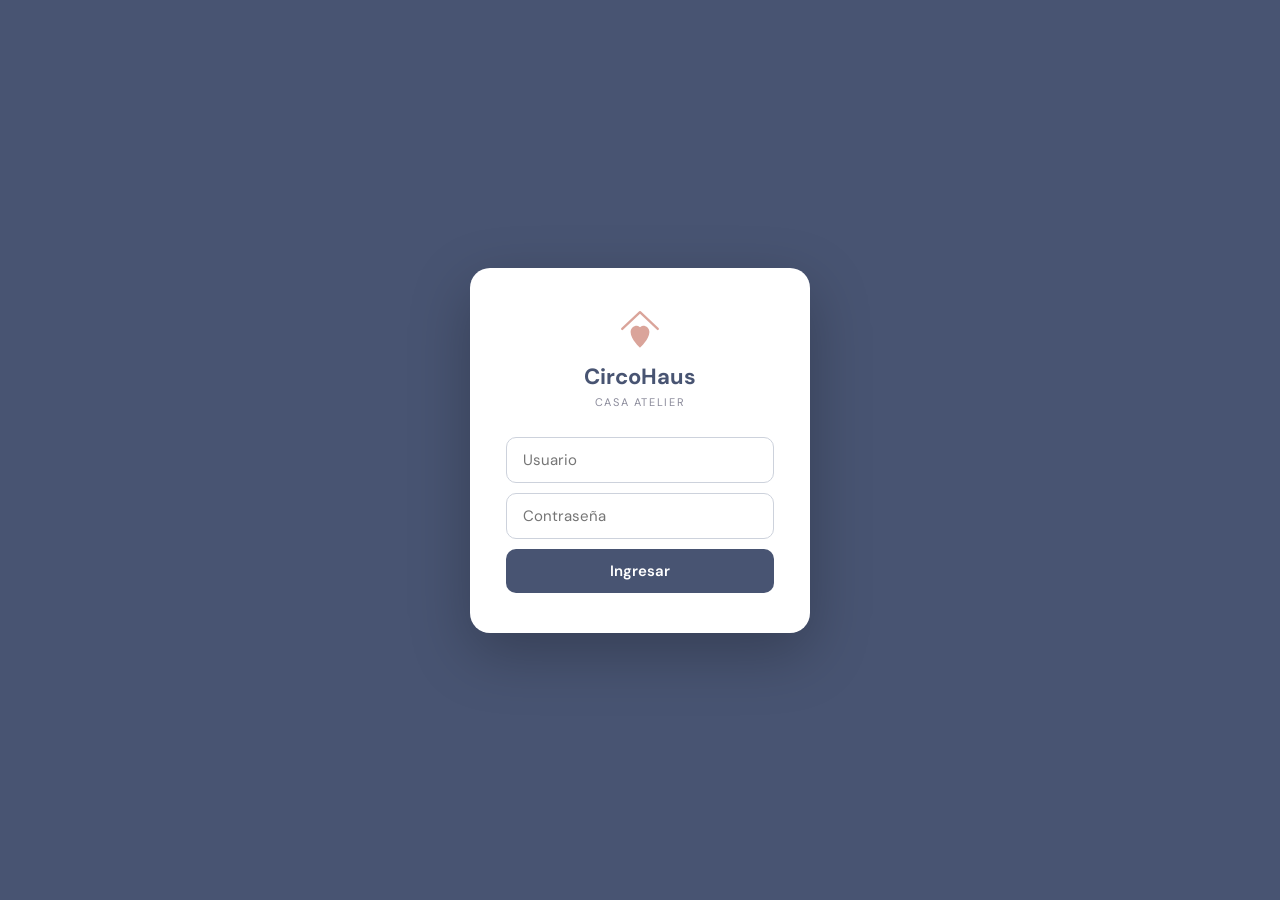
<file: manual.html>
<!DOCTYPE html>
<html lang="es">
<head>
<meta charset="UTF-8">
<meta http-equiv="refresh" content="0;url=index.html#/instructivos">
<script>location.replace('index.html#/instructivos')</script>
<meta name="viewport" content="width=device-width, initial-scale=1.0">
<title>Manual de Gestión — CircoHaus</title>
<link href="https://fonts.googleapis.com/css2?family=Playfair+Display:wght@400;600;700&family=DM+Sans:wght@300;400;500&display=swap" rel="stylesheet">
<style>
  :root {
    --navy:#485472; --teal:#58A4B0; --teal-dark:#3d8a96;
    --rose:#DAA49A; --pearl:#D8DBE2; --blue-mist:#A9BCD0;
    --white:#fff; --off-white:#F7F8FA;
    --text:#2C2C2C; --text-mid:#5a5a6a; --text-light:#8a8a9a;
    --success:#5A8C6E; --border:#cdd2dc;
  }
  * { box-sizing: border-box; margin: 0; padding: 0; }
  body { font-family: 'DM Sans', sans-serif; background: var(--pearl); color: var(--text); }

  /* TOPBAR */
  .topbar {
    position: sticky; top: 0; z-index: 100;
    background: var(--navy);
    display: flex; align-items: center; justify-content: space-between;
    padding: 0 32px; height: 56px;
  }
  .topbar-left { display: flex; align-items: center; gap: 16px; }
  .topbar-logo { font-family: 'Playfair Display', serif; color: #F7F8FA; font-size: 17px; }
  .topbar-logo span { color: var(--rose); }
  .topbar-title { color: var(--blue-mist); font-size: 13px; }
  .btn-back { background: none; border: 1px solid rgba(255,255,255,.25); color: #ccc; font-family: 'DM Sans', sans-serif; font-size: 12px; padding: 5px 12px; border-radius: 6px; cursor: pointer; text-decoration: none; display: inline-flex; align-items: center; gap: 6px; transition: all .2s; }
  .btn-back:hover { background: rgba(255,255,255,.1); color: white; }
  .btn-download { background: var(--rose); color: white; border: none; font-family: 'DM Sans', sans-serif; font-size: 13px; font-weight: 500; padding: 8px 18px; border-radius: 8px; cursor: pointer; text-decoration: none; display: inline-flex; align-items: center; gap: 6px; transition: all .2s; }
  .btn-download:hover { background: #c48a80; }

  /* HERO */
  .hero {
    background: var(--navy);
    padding: 40px 0 60px;
    text-align: center;
  }
  .hero svg { margin-bottom: 16px; }
  .hero h1 { font-family: 'Playfair Display', serif; font-size: 28px; color: white; margin-bottom: 4px; }
  .hero h1 span { color: var(--rose); }
  .hero-sub { font-size: 10px; color: var(--blue-mist); letter-spacing: .2em; text-transform: uppercase; margin-bottom: 16px; }
  .hero-titulo { font-family: 'Playfair Display', serif; font-size: 20px; color: white; margin-bottom: 6px; }
  .hero-chips { display: flex; gap: 8px; justify-content: center; flex-wrap: wrap; margin-top: 16px; }
  .hero-chip { background: rgba(255,255,255,.1); border: 1px solid rgba(255,255,255,.15); border-radius: 20px; padding: 4px 14px; color: var(--pearl); font-size: 12px; }

  /* LAYOUT */
  .layout { display: flex; max-width: 1100px; margin: -24px auto 0; padding: 0 24px 60px; gap: 28px; position: relative; }

  /* SIDEBAR */
  .sidebar { width: 220px; flex-shrink: 0; }
  .sidebar-inner { position: sticky; top: 72px; background: var(--white); border-radius: 12px; padding: 16px; box-shadow: 0 2px 12px rgba(72,84,114,.08); border: 1px solid var(--border); }
  .sidebar-title { font-size: 10px; font-weight: 600; color: var(--text-light); text-transform: uppercase; letter-spacing: .08em; margin-bottom: 12px; }
  .sidebar-item { display: flex; align-items: center; gap: 8px; padding: 7px 8px; border-radius: 6px; font-size: 12px; color: var(--text-mid); cursor: pointer; text-decoration: none; transition: all .15s; }
  .sidebar-item:hover { background: var(--pearl); color: var(--navy); }
  .sidebar-item.active { background: #EEF7F9; color: var(--teal); font-weight: 500; }
  .sidebar-num { font-family: 'Playfair Display', serif; font-size: 14px; color: var(--teal); width: 20px; flex-shrink: 0; }

  /* CONTENT */
  .content { flex: 1; min-width: 0; }

  .sec {
    background: var(--white); border-radius: 12px; padding: 28px 32px;
    margin-bottom: 20px; box-shadow: 0 2px 12px rgba(72,84,114,.07);
    border: 1px solid var(--border);
  }
  .sec-header { display: flex; align-items: center; gap: 12px; margin-bottom: 8px; }
  .sec-num { background: var(--teal); color: white; font-family: 'Playfair Display', serif; font-size: 14px; width: 34px; height: 34px; border-radius: 50%; display: flex; align-items: center; justify-content: center; flex-shrink: 0; }
  .sec-title { font-family: 'Playfair Display', serif; font-size: 18px; color: var(--navy); }
  .sec-line { height: 2px; background: var(--teal); opacity: .2; margin-bottom: 18px; border-radius: 2px; }
  .sub-title { font-family: 'Playfair Display', serif; font-size: 13px; color: var(--teal); margin: 16px 0 8px; }
  p { font-size: 14px; color: var(--text); margin-bottom: 8px; line-height: 1.65; }

  .paso { display: flex; gap: 10px; margin-bottom: 7px; align-items: flex-start; }
  .paso-num { background: var(--navy); color: white; min-width: 22px; height: 22px; border-radius: 50%; display: flex; align-items: center; justify-content: center; font-size: 10px; font-weight: 700; flex-shrink: 0; margin-top: 2px; }
  .paso p { margin: 0; }

  .tip { background: #EAF4F0; border-left: 3px solid var(--success); padding: 10px 14px; border-radius: 0 6px 6px 0; margin: 10px 0; font-size: 13px; color: #2d6a4f; }
  .nota { background: #FDF5F0; border-left: 3px solid var(--rose); padding: 10px 14px; border-radius: 0 6px 6px 0; margin: 10px 0; font-size: 13px; color: #7a4030; }

  table { width: 100%; border-collapse: collapse; margin: 12px 0; font-size: 13px; }
  th { background: var(--navy); color: white; padding: 9px 12px; text-align: left; font-size: 11px; letter-spacing: .04em; text-transform: uppercase; }
  td { padding: 9px 12px; border-bottom: 1px solid var(--pearl); vertical-align: top; line-height: 1.5; }
  tr:nth-child(even) td { background: var(--off-white); }

  .badge { display: inline-block; padding: 2px 8px; border-radius: 12px; font-size: 11px; font-weight: 600; }
  .badge-teal { background: #EEF7F9; color: var(--teal); }
  .badge-green { background: #EAF4F0; color: var(--success); }
  .badge-orange { background: #FDF5F0; color: #c48a80; }
  .badge-red { background: #FDE8E8; color: #C44F4F; }

  /* POPUP DEMO */
  .popup-demo { background: var(--navy); border-radius: 10px; padding: 20px; margin: 14px 0; }
  .popup-demo-title { font-family: 'Playfair Display', serif; font-size: 15px; color: white; margin-bottom: 3px; }
  .popup-demo-sub { font-size: 11px; color: var(--blue-mist); margin-bottom: 14px; }
  .popup-info-grid { display: grid; grid-template-columns: 1fr 1fr; gap: 10px; background: rgba(255,255,255,.06); border-radius: 6px; padding: 12px; margin-bottom: 14px; }
  .popup-info-item label { font-size: 10px; color: var(--text-light); text-transform: uppercase; letter-spacing: .06em; display: block; }
  .popup-info-item span { font-size: 14px; color: white; font-weight: 600; }
  .popup-opcion { background: rgba(255,255,255,.08); border: 1px solid rgba(255,255,255,.15); border-radius: 6px; padding: 10px 14px; margin-bottom: 6px; }
  .popup-opcion strong { color: var(--rose); display: block; margin-bottom: 2px; font-size: 13px; }
  .popup-opcion span { color: var(--blue-mist); font-size: 12px; }

  @media(max-width:768px) {
    .layout { flex-direction: column; padding: 0 16px 40px; }
    .sidebar { width: 100%; }
    .sidebar-inner { position: static; }
    .topbar { padding: 0 16px; }
    .topbar-title { display: none; }
    .hero { padding: 28px 16px 48px; }
    .sec { padding: 20px; }
  }
</style>
</head>
<body>

<div class="topbar">
  <div class="topbar-left">
    <a href="index.html" class="btn-back">← Volver al sistema</a>
    <span class="topbar-title">Manual de Gestión: Ingresos y Stock</span>
  </div>
  <a href="docs/manual_gestion_ingresos_stock.pdf" download class="btn-download">↓ Descargar PDF</a>
</div>

<div class="hero">
  <svg width="52" height="56" viewBox="0 0 40 44" fill="none">
    <path d="M3 20 L20 4 L37 20" stroke="#DAA49A" stroke-width="2.2" stroke-linecap="round" stroke-linejoin="round"/>
    <path d="M20 38 C20 38 11 30 11 23 C11 19.5 13.8 17 17 17 C18.6 17 19.8 18.2 20 18.5 C20.2 18.2 21.4 17 23 17 C26.2 17 29 19.5 29 23 C29 30 20 38 20 38Z" fill="#DAA49A"/>
  </svg>
  <h1>Circo<span>Haus</span></h1>
  <div class="hero-sub">Casa Atelier</div>
  <div class="hero-titulo">Manual de Gestión del Sistema</div>
  <div class="hero-chips">
    <div class="hero-chip">Categorías</div>
    <div class="hero-chip">Proveedores</div>
    <div class="hero-chip">Productos</div>
    <div class="hero-chip">Ingresos</div>
    <div class="hero-chip">Stock</div>
    <div class="hero-chip">Ventas</div>
    <div class="hero-chip">Cuentas</div>
    <div class="hero-chip">Medios de pago</div>
    <div class="hero-chip">Reportes</div>
  </div>
</div>

<div class="layout">

  <!-- SIDEBAR -->
  <div class="sidebar">
    <div class="sidebar-inner">
      <div class="sidebar-title">Contenido</div>
      <a class="sidebar-item" href="#s1"><div class="sidebar-num">1</div>Acceso al sistema</a>
      <a class="sidebar-item" href="#s2"><div class="sidebar-num">2</div>Pantalla de inicio</a>
      <a class="sidebar-item" href="#s3"><div class="sidebar-num">3</div>Categorías</a>
      <a class="sidebar-item" href="#s4"><div class="sidebar-num">4</div>Proveedores</a>
      <a class="sidebar-item" href="#s5"><div class="sidebar-num">5</div>Productos</a>
      <a class="sidebar-item" href="#s6"><div class="sidebar-num">6</div>Ingresos y costos</a>
      <a class="sidebar-item" href="#s7"><div class="sidebar-num">7</div>Stock</a>
      <a class="sidebar-item" href="#s8"><div class="sidebar-num">8</div>Ventas</a>
      <a class="sidebar-item" href="#s9"><div class="sidebar-num">9</div>Cuentas</a>
      <a class="sidebar-item" href="#s10"><div class="sidebar-num">10</div>Medios de pago</a>
      <a class="sidebar-item" href="#s11"><div class="sidebar-num">11</div>Reportes</a>
      <a class="sidebar-item" href="#s12"><div class="sidebar-num">12</div>Cuentas por cobrar</a>
      <a class="sidebar-item" href="#s13"><div class="sidebar-num">13</div>Facturas</a>
      <a class="sidebar-item" href="#s14"><div class="sidebar-num">14</div>Notificaciones</a>
      <a class="sidebar-item" href="#s15"><div class="sidebar-num">15</div>Consejos generales</a>
    </div>
  </div>

  <!-- CONTENT -->
  <div class="content">

    <div class="sec" id="s1">
      <div class="sec-header"><div class="sec-num">1</div><div class="sec-title">Acceso al sistema</div></div>
      <div class="sec-line"></div>
      <p>CircoHaus es una aplicación web. No necesitás instalar nada — abrís el navegador desde cualquier dispositivo y entrás a la dirección del sistema.</p>
      <div class="sub-title">Cómo acceder</div>
      <div class="paso"><div class="paso-num">1</div><p>Abrí Chrome, Safari o Edge en tu computadora, tablet o celular.</p></div>
      <div class="paso"><div class="paso-num">2</div><p>Escribí la dirección web del sistema en la barra del navegador.</p></div>
      <div class="paso"><div class="paso-num">3</div><p>La app carga automáticamente y ya podés empezar a usarla.</p></div>
      <div class="tip">Guardá la dirección como favorito en tu navegador para acceder con un solo clic desde cualquier dispositivo.</div>
      <div class="sub-title">Navegación</div>
      <p>Al entrar vas a ver la pantalla de inicio con las tarjetas de cada módulo agrupadas por función. Hacés clic en la tarjeta del módulo que necesitás. Para volver al inicio usás el botón <strong>← Inicio</strong> en la barra superior izquierda. El nombre del módulo en el que estás aparece al lado del botón. En la esquina superior derecha siempre está disponible el botón de <strong>Nueva venta</strong> y la campana de notificaciones.</p>
    </div>

    <div class="sec" id="s2">
      <div class="sec-header"><div class="sec-num">2</div><div class="sec-title">Pantalla de inicio</div></div>
      <div class="sec-line"></div>
      <p>La pantalla de inicio es el punto de entrada al sistema. Las tarjetas están organizadas en grupos según su función.</p>
      <div class="sub-title">Acción rápida</div>
      <p>Tres tarjetas destacadas arriba para el uso diario:</p>
      <table>
        <tr><th>Tarjeta</th><th>Qué hace</th></tr>
        <tr><td><strong>🛒 Nueva venta</strong></td><td>Abre el módulo de ventas para registrar una venta.</td></tr>
        <tr><td><strong>🔍 Consulta de precios</strong></td><td>Buscador rápido para consultar precio y stock de cualquier producto por nombre, código o proveedor — sin entrar a ningún módulo.</td></tr>
        <tr><td><strong>📋 Cuentas por cobrar</strong></td><td>Acceso directo a los fiados pendientes por cliente.</td></tr>
      </table>
      <div class="sub-title">Operaciones</div>
      <table>
        <tr><th>Tarjeta</th><th>Qué hace</th></tr>
        <tr><td><strong>📦 Ingresos</strong></td><td>Registrá la entrada de mercadería y actualizá el stock.</td></tr>
        <tr><td><strong>📊 Stock</strong></td><td>Visualizá el inventario completo con precios y alertas.</td></tr>
        <tr><td><strong>🧾 Ventas</strong></td><td>Historial completo de ventas con filtros por fecha, estado, facturación y buscador por cliente o ID.</td></tr>
        <tr><td><strong>📈 Reportes</strong></td><td>Analizá ventas, márgenes y estado de cuentas por período.</td></tr>
      </table>
      <div class="sub-title">Catálogo</div>
      <table>
        <tr><th>Tarjeta</th><th>Qué hace</th></tr>
        <tr><td><strong>🏷️ Productos</strong></td><td>Cargá, editá y organizá el catálogo de productos.</td></tr>
        <tr><td><strong>🤝 Proveedores</strong></td><td>Administrá los datos de los proveedores.</td></tr>
        <tr><td><strong>🗂️ Categorías</strong></td><td>Creá y gestioná las categorías de productos.</td></tr>
      </table>
      <div class="sub-title">Finanzas</div>
      <table>
        <tr><th>Tarjeta</th><th>Qué hace</th></tr>
        <tr><td><strong>💰 Cuentas</strong></td><td>Seguí el saldo de tus cuentas y registrá movimientos.</td></tr>
        <tr><td><strong>💳 Medios de pago</strong></td><td>Configurá comisiones, descuentos y formas de cobro.</td></tr>
        <tr><td><strong>🧾 Facturas</strong></td><td>Registro de comprobantes emitidos en AFIP.</td></tr>
      </table>
      <div class="tip">La consulta de precios es ideal para usar durante la atención al cliente: buscás rápido y ves el precio y el stock en el momento, sin tener que navegar a ningún módulo.</div>
    </div>

    <div class="sec" id="s3">
      <div class="sec-header"><div class="sec-num">3</div><div class="sec-title">Categorías</div></div>
      <div class="sec-line"></div>
      <p>Las categorías organizan los productos por tipo (Aromas, Vajilla, Decoración, etc.). Conviene crearlas antes de cargar productos.</p>
      <div class="sub-title">Agregar una categoría</div>
      <div class="paso"><div class="paso-num">1</div><p>Clickeá la tarjeta Categorías en la home.</p></div>
      <div class="paso"><div class="paso-num">2</div><p>Escribí el nombre en el campo Nombre.</p></div>
      <div class="paso"><div class="paso-num">3</div><p>Clickeá Guardar categoría.</p></div>
      <div class="paso"><div class="paso-num">4</div><p>La categoría aparece en la lista y ya está disponible al cargar productos.</p></div>
      <div class="nota">No se pueden crear dos categorías con el mismo nombre.</div>
      <p>Una vez creadas, las categorías aparecen como opciones al cargar o editar un producto y podés filtrar por ellas en Stock y Productos.</p>
    </div>

    <div class="sec" id="s4">
      <div class="sec-header"><div class="sec-num">4</div><div class="sec-title">Proveedores</div></div>
      <div class="sec-line"></div>
      <p>Registrás los proveedores con los que trabajás. Cada proveedor tiene un código único que identifica sus productos en el sistema.</p>
      <div class="sub-title">Campos del proveedor</div>
      <table>
        <tr><th>Campo</th><th>Descripción</th><th>Ejemplo</th></tr>
        <tr><td><strong>Código</strong></td><td>Identificador corto y único</td><td>PQY</td></tr>
        <tr><td><strong>Nombre</strong></td><td>Nombre completo del proveedor</td><td>Perfums &amp; You</td></tr>
        <tr><td><strong>Contacto</strong></td><td>Teléfono o email (opcional)</td><td>11-1234-5678</td></tr>
      </table>
      <div class="sub-title">Agregar un proveedor</div>
      <div class="paso"><div class="paso-num">1</div><p>Clickeá la tarjeta Proveedores en la home.</p></div>
      <div class="paso"><div class="paso-num">2</div><p>Completá Código, Nombre y Contacto.</p></div>
      <div class="paso"><div class="paso-num">3</div><p>Clickeá Guardar proveedor.</p></div>
      <div class="paso"><div class="paso-num">4</div><p>El proveedor queda disponible en Productos e Ingresos.</p></div>
    </div>

    <div class="sec" id="s5">
      <div class="sec-header"><div class="sec-num">5</div><div class="sec-title">Productos</div></div>
      <div class="sec-line"></div>
      <p>El catálogo de productos es el corazón del sistema. Cada producto tiene su código único, costo, margen y precio de venta.</p>
      <div class="sub-title">Campos del producto</div>
      <table>
        <tr><th>Campo</th><th>Descripción</th><th>Ejemplo</th></tr>
        <tr><td><strong>Código</strong></td><td>Código único, no se puede repetir</td><td>PQY-0001</td></tr>
        <tr><td><strong>Descripción</strong></td><td>Nombre descriptivo del producto</td><td>Linen Spray 400cc - AMBER</td></tr>
        <tr><td><strong>Proveedor</strong></td><td>Seleccioná de la lista</td><td>Perfums &amp; You</td></tr>
        <tr><td><strong>Categoría</strong></td><td>Seleccioná de la lista</td><td>Aromas</td></tr>
        <tr><td><strong>Precio costo ($)</strong></td><td>Lo que pagás al proveedor</td><td>$10.000</td></tr>
        <tr><td><strong>Margen (%)</strong></td><td>Tu ganancia en porcentaje</td><td>150</td></tr>
        <tr><td><strong>Precio venta ($)</strong></td><td>Se calcula automáticamente al poner el margen</td><td>$25.000</td></tr>
        <tr><td><strong>Stock inicial</strong></td><td>Unidades disponibles al cargar el producto</td><td>10</td></tr>
        <tr><td><strong>Stock mínimo</strong></td><td>Mínimo antes de recibir una alerta</td><td>3</td></tr>
      </table>
      <div class="tip">El precio de venta se calcula solo: costo $10.000 con margen 150% = precio de venta $25.000.</div>
      <div class="sub-title">Tabla de productos — columnas</div>
      <table>
        <tr><th>Columna</th><th>Qué muestra</th></tr>
        <tr><td><strong>Código</strong></td><td>Identificador único del producto</td></tr>
        <tr><td><strong>Descripción</strong></td><td>Nombre del producto</td></tr>
        <tr><td><strong>Categoría</strong></td><td>Categoría asignada</td></tr>
        <tr><td><strong>P. Costo</strong></td><td>Precio de costo actual</td></tr>
        <tr><td><strong>Margen</strong></td><td>Porcentaje de ganancia <span class="badge badge-teal">150%</span></td></tr>
        <tr><td><strong>P. Venta</strong></td><td>Precio de venta al público</td></tr>
        <tr><td><strong>Stock</strong></td><td>Unidades disponibles con indicador de color</td></tr>
      </table>
      <div class="sub-title">Editar un producto</div>
      <p>Clickeá el botón naranja de edición en la fila del producto. Se abre una ventana donde podés modificar descripción, precios, margen, stock mínimo y categoría. El código no se puede cambiar.</p>
      <div class="sub-title">Eliminar un producto</div>
      <p>Clickeá el botón rojo de eliminar. El sistema pide confirmación antes de borrar.</p>
      <div class="nota">Eliminar un producto es permanente y no se puede deshacer.</div>
    </div>

    <div class="sec" id="s6">
      <div class="sec-header"><div class="sec-num">6</div><div class="sec-title">Ingresos y actualización de costos</div></div>
      <div class="sec-line"></div>
      <p>Cuando llega mercadería de un proveedor registrás el ingreso acá. El sistema actualiza el stock automáticamente y, si el costo cambió, te pregunta cómo ajustar el precio.</p>
      <div class="sub-title">Registrar un ingreso</div>
      <div class="paso"><div class="paso-num">1</div><p>Clickeá la tarjeta Ingresos en la home.</p></div>
      <div class="paso"><div class="paso-num">2</div><p>Completá la fecha, el proveedor y el número de remito (opcional pero recomendado).</p></div>
      <div class="paso"><div class="paso-num">3</div><p>En el buscador escribí el código o nombre del producto.</p></div>
      <div class="paso"><div class="paso-num">4</div><p>Seleccioná el producto de la lista que aparece.</p></div>
      <div class="paso"><div class="paso-num">5</div><p>Ingresá la cantidad y el precio de costo de este ingreso.</p></div>
      <div class="paso"><div class="paso-num">6</div><p>Clickeá + Agregar. Repetí para cada producto del ingreso.</p></div>
      <div class="paso"><div class="paso-num">7</div><p>Cuando terminés, clickeá Confirmar ingreso.</p></div>
      <div class="tip">Al confirmar, el stock de cada producto se actualiza automáticamente.</div>
      <div class="nota">El stock no se actualiza hasta que clickeás Confirmar ingreso. No cierres la pantalla sin confirmar.</div>
      <div class="sub-title">Actualización automática de costos</div>
      <p>Si el precio de costo que ingresaste es diferente al registrado, el sistema muestra este panel para cada producto afectado:</p>
      <div class="popup-demo">
        <div class="popup-demo-title">Cambio de costo detectado</div>
        <div class="popup-demo-sub">Producto: Linen Spray 400cc - AMBER (PQY-0001) — 1 de 2</div>
        <div class="popup-info-grid">
          <div class="popup-info-item"><label>Costo anterior</label><span>$10.000</span></div>
          <div class="popup-info-item"><label>Costo nuevo</label><span>$14.000</span></div>
          <div class="popup-info-item"><label>Margen actual</label><span>150%</span></div>
          <div class="popup-info-item"><label>Precio venta actual</label><span>$25.000</span></div>
        </div>
        <div class="popup-opcion"><strong>Mantener margen (150%)</strong><span>El precio de venta cambia a $35.000</span></div>
        <div class="popup-opcion"><strong>Mantener precio de venta ($25.000)</strong><span>El margen baja a 78%</span></div>
        <div class="popup-opcion"><strong>Definir nuevo margen</strong><span>Ingresás el porcentaje que querés y se calcula el nuevo precio</span></div>
      </div>
      <table>
        <tr><th>Opción</th><th>Qué hace</th></tr>
        <tr><td><strong>Mantener margen</strong></td><td>Conserva el % de ganancia. El precio de venta sube o baja según el nuevo costo.</td></tr>
        <tr><td><strong>Mantener precio de venta</strong></td><td>El precio queda igual. El margen se recalcula automáticamente.</td></tr>
        <tr><td><strong>Definir nuevo margen</strong></td><td>Vos ingresás el % y el sistema calcula el nuevo precio de venta.</td></tr>
        <tr><td><strong>No actualizar</strong></td><td>Saltea este producto sin hacer cambios.</td></tr>
      </table>
      <div class="tip">Todos los cambios de costo quedan guardados en el historial con fecha, costo anterior, costo nuevo y márgenes. Esto va a ser clave para los reportes futuros.</div>
      <div class="nota">Si hay varios productos con costo cambiado, el panel aparece uno por uno hasta procesarlos todos.</div>
    </div>

    <div class="sec" id="s7">
      <div class="sec-header"><div class="sec-num">7</div><div class="sec-title">Stock</div></div>
      <div class="sec-line"></div>
      <p>Muestra el inventario completo en tiempo real con todos los datos de cada producto.</p>
      <div class="sub-title">Columnas de la tabla</div>
      <table>
        <tr><th>Columna</th><th>Descripción</th></tr>
        <tr><td><strong>Código</strong></td><td>Identificador del producto</td></tr>
        <tr><td><strong>Descripción</strong></td><td>Nombre del producto</td></tr>
        <tr><td><strong>Categoría</strong></td><td>Categoría asignada</td></tr>
        <tr><td><strong>P. Costo</strong></td><td>Precio de costo actual</td></tr>
        <tr><td><strong>Margen</strong></td><td>Porcentaje de ganancia <span class="badge badge-teal">150%</span></td></tr>
        <tr><td><strong>P. Venta</strong></td><td>Precio de venta al público</td></tr>
        <tr><td><strong>Stock</strong></td><td>Unidades disponibles con indicador de color</td></tr>
        <tr><td><strong>Mínimo</strong></td><td>Stock mínimo configurado para ese producto</td></tr>
      </table>
      <div class="sub-title">Indicadores de stock</div>
      <table>
        <tr><th>Indicador</th><th>Significado</th></tr>
        <tr><td><span class="badge badge-green">12</span></td><td>Stock normal. Hay suficientes unidades.</td></tr>
        <tr><td><span class="badge badge-orange">2 !</span></td><td>Stock bajo. Llegó o está por debajo del mínimo configurado.</td></tr>
        <tr><td><span class="badge badge-red">Sin stock</span></td><td>El producto está agotado.</td></tr>
      </table>
      <div class="sub-title">Buscar y filtrar</div>
      <p>Podés buscar productos escribiendo el código o nombre en el buscador. También podés filtrar por categoría usando el selector al lado del buscador.</p>
    </div>

    <div class="sec" id="s8">
      <div class="sec-header"><div class="sec-num">8</div><div class="sec-title">Ventas</div></div>
      <div class="sec-line"></div>
      <p>El módulo de ventas permite registrar una venta completa: agregar productos al carrito, elegir cómo se paga y confirmar. El stock se descuenta automáticamente y el movimiento queda registrado en la cuenta correspondiente.</p>

      <div class="sub-title">Registrar una venta</div>
      <div class="paso"><div class="paso-num">1</div><p>Clickeá <strong>Nueva venta</strong> desde el inicio o desde la barra superior.</p></div>
      <div class="paso"><div class="paso-num">2</div><p>En el buscador de productos escribí el código o nombre. Seleccioná el producto de la lista.</p></div>
      <div class="paso"><div class="paso-num">3</div><p>Ingresá la cantidad y clickeá <strong>+ Agregar</strong>. Repetí para cada producto.</p></div>
      <div class="paso"><div class="paso-num">4</div><p>En la sección <strong>Forma de pago</strong> seleccioná el medio de pago. El sistema calcula automáticamente el precio con el descuento y las comisiones correspondientes.</p></div>
      <div class="paso"><div class="paso-num">5</div><p>Si el cliente paga con más de un medio, podés agregar varios pagos. El sistema controla que la suma cubra el total.</p></div>
      <div class="paso"><div class="paso-num">6</div><p>Clickeá <strong>Confirmar venta</strong>.</p></div>
      <div class="tip">El precio se recalcula automáticamente según el medio de pago: efectivo y transferencia tienen descuento para el cliente; tarjeta y otros medios pueden tener comisiones que se descuentan del neto.</div>

      <div class="sub-title">Precios por forma de pago</div>
      <table>
        <tr><th>Medio de pago</th><th>Precio al cliente</th><th>Lo que recibe el negocio</th></tr>
        <tr><td>Tarjeta (precio base)</td><td>Precio de venta completo</td><td>Precio − comisión del medio</td></tr>
        <tr><td>Transferencia</td><td>Precio con descuento (ej. −10%)</td><td>Monto cobrado (sin comisión)</td></tr>
        <tr><td>Efectivo</td><td>Precio con descuento (ej. −15%)</td><td>Monto cobrado (sin comisión)</td></tr>
      </table>
      <div class="nota">Los porcentajes de descuento y comisión son configurables en el módulo Medios de pago.</div>

      <div class="sub-title">Venta fiada (cuenta por cobrar)</div>
      <p>Si el cliente se lleva la mercadería pero paga después, elegí <strong>Fiado (cuenta por cobrar)</strong> en el tipo de venta. El stock se descuenta igual.</p>
      <div class="paso"><div class="paso-num">1</div><p>Elegí la fecha y el tipo de venta <strong>Fiado</strong>.</p></div>
      <div class="paso"><div class="paso-num">2</div><p>Seleccioná el cliente. Si no existe, crealo con el botón <strong>+ Nuevo</strong>.</p></div>
      <div class="paso"><div class="paso-num">3</div><p>Si el cliente entrega algo en ese momento, ingresá el monto y el medio de pago en la sección <strong>¿Entregó algo ahora?</strong>. El saldo restante queda pendiente.</p></div>
      <div class="paso"><div class="paso-num">4</div><p>Confirmá la venta. La deuda queda registrada en Cuentas por cobrar.</p></div>
      <div class="nota">Los pagos posteriores del cliente se registran desde el módulo Cuentas por cobrar, solo en efectivo o transferencia.</div>

      <div class="sub-title">Facturar una venta</div>
      <p>Desde el historial de ventas podés emitir y registrar la factura de cualquier venta.</p>
      <div class="paso"><div class="paso-num">1</div><p>En el historial, tocá el botón <strong>🧾 Facturar</strong> en la fila de la venta.</p></div>
      <div class="paso"><div class="paso-num">2</div><p>El sistema abre automáticamente el <strong>Facturador de ARCA</strong> en una nueva pestaña.</p></div>
      <div class="paso"><div class="paso-num">3</div><p>Emitís la factura en AFIP con tu clave fiscal.</p></div>
      <div class="paso"><div class="paso-num">4</div><p>Volvés al sistema e ingresás el <strong>número de factura</strong> y la fecha. La venta queda marcada como <strong>✅ Facturada</strong>.</p></div>
      <div class="tip">El Facturador de ARCA funciona desde el iPad y el celular. Podés instalarlo como app desde Safari: entrá a facturador.afip.gob.ar, tocá Compartir → Agregar a inicio.</div>

      <div class="sub-title">Historial de ventas</div>
      <p>El historial de ventas es un módulo separado accesible desde el inicio con la tarjeta <strong>🧾 Ventas</strong>. Muestra todas las ventas registradas con filtros y acciones.</p>
      <div class="sub-title">Filtros disponibles</div>
      <table>
        <tr><th>Filtro</th><th>Qué hace</th></tr>
        <tr><td><strong>Buscador</strong></td><td>Buscá por ID de venta o nombre de cliente.</td></tr>
        <tr><td><strong>Desde / Hasta</strong></td><td>Filtrá por rango de fechas.</td></tr>
        <tr><td><strong>Estado</strong></td><td>Cobradas, Fiado pendiente o Canceladas.</td></tr>
        <tr><td><strong>Factura</strong></td><td>✅ Facturadas o 🧾 Sin facturar — para saber rápido qué ventas les falta comprobante.</td></tr>
      </table>
      <div class="sub-title">Acciones por venta</div>
      <p>En cada fila del historial podés:</p>
      <table>
        <tr><th>Botón</th><th>Qué hace</th></tr>
        <tr><td><strong>👁</strong></td><td>Ver el detalle completo de la venta: productos, cantidades, precios, pagos y cliente si es un fiado.</td></tr>
        <tr><td><strong>🧾 Facturar</strong></td><td>Abre el Facturador de ARCA y registra el número de factura.</td></tr>
        <tr><td><strong>✕</strong></td><td>Cancela la venta y reintegra el stock.</td></tr>
      </table>

      <div class="sub-title">Cancelar una venta</div>
      <p>Desde el detalle de una venta podés cancelarla. Al cancelar, el stock de los productos vuelve a su valor anterior automáticamente.</p>
      <div class="nota">Una vez cancelada, la venta no se puede reactivar.</div>
    </div>

    <div class="sec" id="s9">
      <div class="sec-header"><div class="sec-num">9</div><div class="sec-title">Cuentas</div></div>
      <div class="sec-line"></div>
      <p>El módulo de cuentas permite ver el saldo de cada cuenta del negocio (efectivo, banco, billetera virtual, etc.) y registrar movimientos de dinero manuales como gastos o retiros.</p>

      <div class="sub-title">Saldo disponible vs. en camino</div>
      <p>Cada cuenta muestra dos saldos:</p>
      <table>
        <tr><th>Saldo</th><th>Qué significa</th></tr>
        <tr><td><strong>Disponible hoy</strong></td><td>Dinero que ya está acreditado en la cuenta.</td></tr>
        <tr><td><strong>En camino</strong></td><td>Cobros de ventas con tarjeta u otros medios que todavía no se acreditaron (según los días de acreditación configurados).</td></tr>
      </table>
      <div class="tip">Por ejemplo, una venta con tarjeta de crédito puede demorar varios días en acreditarse. El sistema la muestra como "en camino" hasta que se acredite.</div>

      <div class="sub-title">Registrar un movimiento manual</div>
      <div class="paso"><div class="paso-num">1</div><p>Entrá al módulo Cuentas.</p></div>
      <div class="paso"><div class="paso-num">2</div><p>En la sección <strong>Registrar movimiento</strong> elegí la cuenta, el tipo (ingreso o egreso), la categoría y el monto.</p></div>
      <div class="paso"><div class="paso-num">3</div><p>Clickeá <strong>Guardar movimiento</strong>.</p></div>
      <div class="nota">Los movimientos de ventas se registran automáticamente. Solo usá el registro manual para gastos, retiros u otros ingresos que no vienen de una venta.</div>

      <div class="sub-title">Historial de movimientos</div>
      <p>Muestra todos los movimientos ordenados del más reciente al más antiguo. Los ingresos aparecen en verde y los egresos en rojo. Los movimientos pendientes de acreditación se muestran con un indicador especial.</p>
    </div>

    <div class="sec" id="s10">
      <div class="sec-header"><div class="sec-num">10</div><div class="sec-title">Medios de pago</div></div>
      <div class="sec-line"></div>
      <p>Acá se configuran las formas de cobro del negocio: efectivo, transferencia, tarjeta de débito, crédito, etc. Cada medio tiene sus propios parámetros que afectan el precio al cliente y el neto que recibe el negocio.</p>
      <div class="nota">Este módulo es de configuración. Solo lo modifica quien administra el sistema, no es de uso diario.</div>

      <div class="sub-title">Parámetros de cada medio de pago</div>
      <table>
        <tr><th>Parámetro</th><th>Qué hace</th></tr>
        <tr><td><strong>Cuenta asociada</strong></td><td>A qué cuenta del negocio van los cobros por este medio.</td></tr>
        <tr><td><strong>Descuento al cliente (%)</strong></td><td>El porcentaje que se descuenta del precio de venta cuando el cliente paga con este medio. Ej: 15% para efectivo.</td></tr>
        <tr><td><strong>Comisión (%)</strong></td><td>El porcentaje que cobra el procesador de pagos (ej. la tarjeta). Se descuenta del neto.</td></tr>
        <tr><td><strong>Costo financiero (%)</strong></td><td>Costo adicional para cuotas u otros costos financieros.</td></tr>
        <tr><td><strong>Días de acreditación</strong></td><td>Cuántos días tarda en acreditarse el dinero en la cuenta. Ej: 0 para efectivo, 2 para débito, 10+ para crédito.</td></tr>
      </table>
      <div class="tip">Si cambiás los porcentajes de un medio de pago, el sistema guarda el historial del cambio con fecha para que puedas rastrear cuándo cambiaron las condiciones.</div>
    </div>

    <div class="sec" id="s11">
      <div class="sec-header"><div class="sec-num">11</div><div class="sec-title">Reportes</div></div>
      <div class="sec-line"></div>
      <p>El módulo de reportes muestra un análisis del negocio para el período que elijas. Toda la información se calcula automáticamente a partir de las ventas registradas.</p>

      <div class="sub-title">Seleccionar el período</div>
      <p>Usá los botones rápidos <strong>Hoy</strong>, <strong>Semana</strong> o <strong>Mes</strong>, o ingresá fechas manualmente y clickeá <strong>Ver</strong>.</p>

      <div class="sub-title">Indicadores principales</div>
      <table>
        <tr><th>Indicador</th><th>Qué muestra</th></tr>
        <tr><td><strong>Ventas cobradas</strong></td><td>Cantidad de ventas confirmadas en el período (no incluye canceladas).</td></tr>
        <tr><td><strong>Total cobrado</strong></td><td>Suma de lo que pagaron los clientes.</td></tr>
        <tr><td><strong>Neto</strong></td><td>Lo que queda después de descontar comisiones de medios de pago.</td></tr>
        <tr><td><strong>Ticket promedio</strong></td><td>Promedio de cada venta en el período.</td></tr>
      </table>

      <div class="sub-title">Ventas por medio de pago</div>
      <p>Muestra cuánto se cobró y cuánto quedó neto para cada medio de pago usado en el período.</p>

      <div class="sub-title">Estado de cuentas</div>
      <p>Muestra el saldo disponible hoy y el dinero en camino (pendiente de acreditación) para cada cuenta activa.</p>

      <div class="sub-title">Productos más vendidos</div>
      <p>Top 10 de productos por unidades vendidas en el período, con el monto total recaudado por cada uno.</p>

      <div class="sub-title">Margen por producto</div>
      <table>
        <tr><th>Columna</th><th>Qué muestra</th></tr>
        <tr><td><strong>Vendido</strong></td><td>Unidades vendidas en el período.</td></tr>
        <tr><td><strong>Costo repo.</strong></td><td>Costo de reposición actual (lo que costaría comprarlo hoy).</td></tr>
        <tr><td><strong>Margen bruto</strong></td><td>El porcentaje que le cargaste al producto originalmente sobre el costo.</td></tr>
        <tr><td><strong>Margen neto</strong></td><td>Lo que realmente te quedó después de descuentos y comisiones del medio de pago. Se distribuye proporcionalmente entre los productos de cada venta.</td></tr>
        <tr><td><strong>Alerta</strong></td><td>🔴 Si el costo de reposición subió más del 5%. 🟢 Si bajó.</td></tr>
      </table>
      <div class="tip">El margen neto puede ser menor al bruto si usaste medios de pago con comisión (tarjeta). Si ves diferencias grandes entre ambos, es señal de que ese producto se vende mucho con tarjeta.</div>

      <div class="sub-title">Margen por venta</div>
      <p>Una tabla con las últimas 50 ventas del período que muestra el margen real de cada operación completa.</p>
      <table>
        <tr><th>Columna</th><th>Qué muestra</th></tr>
        <tr><td><strong>Venta</strong></td><td>ID clickeable que abre el detalle de esa venta.</td></tr>
        <tr><td><strong>Cobrado</strong></td><td>Lo que pagó el cliente.</td></tr>
        <tr><td><strong>Neto</strong></td><td>Lo que recibió el negocio tras comisiones.</td></tr>
        <tr><td><strong>Costo</strong></td><td>Costo histórico total de los productos de esa venta.</td></tr>
        <tr><td><strong>Margen neto</strong></td><td>Ganancia real de esa venta sobre el costo. En naranja si es bajo, en verde si es bueno.</td></tr>
        <tr><td><strong>Medios</strong></td><td>Formas de pago usadas en esa venta.</td></tr>
      </table>
    </div>

    <div class="sec" id="s12">
      <div class="sec-header"><div class="sec-num">12</div><div class="sec-title">Cuentas por cobrar</div></div>
      <div class="sec-line"></div>
      <p>Módulo para gestionar los fiados pendientes por cliente. Muestra una ficha por cada cliente que tiene deuda o saldo a favor.</p>
      <div class="sub-title">Tarjeta de cliente</div>
      <p>Cada tarjeta muestra el nombre del cliente, el saldo total (en rojo si debe, en verde si tiene saldo a favor), la última venta y la cantidad de ventas pendientes. Si pasaron más de 37 días sin pago aparece una alerta ⚠️.</p>
      <div class="sub-title">Ficha del cliente — cuenta corriente</div>
      <p>Al tocar <strong>Ver historial</strong> se abre la ficha con la cuenta corriente completa del cliente:</p>
      <table>
        <tr><th>Columna</th><th>Qué muestra</th></tr>
        <tr><td><strong>Fecha</strong></td><td>Fecha de cada movimiento.</td></tr>
        <tr><td><strong>Detalle</strong></td><td>ID de venta (clickeable) o descripción del pago.</td></tr>
        <tr><td><strong>Debe</strong></td><td>Monto de cada venta fiada.</td></tr>
        <tr><td><strong>Haber</strong></td><td>Monto de cada pago recibido.</td></tr>
        <tr><td><strong>Saldo</strong></td><td>Saldo acumulado. En rojo si debe, en verde si tiene a favor.</td></tr>
      </table>
      <div class="sub-title">Registrar un pago</div>
      <div class="paso"><div class="paso-num">1</div><p>En la tarjeta del cliente tocá <strong>+ Registrar pago</strong>, o desde la ficha tocá el botón en el encabezado.</p></div>
      <div class="paso"><div class="paso-num">2</div><p>Ingresá la fecha, el monto y el medio de pago (solo efectivo o transferencia).</p></div>
      <div class="paso"><div class="paso-num">3</div><p>Confirmá. El saldo se actualiza automáticamente.</p></div>
      <div class="nota">Si el cliente paga más de lo que debe, el saldo queda a su favor y se ve en verde. Puede usarse para futuras compras.</div>
      <div class="sub-title">Buscador</div>
      <p>Podés buscar por nombre de cliente o por ID de venta para encontrar rápidamente una cuenta específica.</p>
    </div>

    <div class="sec" id="s13">
      <div class="sec-header"><div class="sec-num">13</div><div class="sec-title">Facturas</div></div>
      <div class="sec-line"></div>
      <p>Módulo de registro de comprobantes emitidos en AFIP. Permite tener un historial propio de todas las facturas emitidas sin depender del portal de AFIP para consultarlas.</p>
      <div class="sub-title">Emitir una factura</div>
      <div class="paso"><div class="paso-num">1</div><p>En el historial de ventas, tocá <strong>🧾 Facturar</strong> en la venta que querés facturar.</p></div>
      <div class="paso"><div class="paso-num">2</div><p>El sistema abre el <strong>Facturador de ARCA</strong> (facturador.afip.gob.ar) en una nueva pestaña.</p></div>
      <div class="paso"><div class="paso-num">3</div><p>Emitís la factura en AFIP con tu clave fiscal.</p></div>
      <div class="paso"><div class="paso-num">4</div><p>Volvés al sistema e ingresás el número de factura y la fecha de emisión.</p></div>
      <div class="paso"><div class="paso-num">5</div><p>La venta queda marcada como ✅ Facturada y el comprobante queda en el registro.</p></div>
      <div class="tip">Instalá el Facturador de ARCA como app en el iPad: abrí facturador.afip.gob.ar en Safari, tocá el botón Compartir y seleccioná "Agregar a inicio". Así accedés con un toque.</div>
      <div class="sub-title">Historial de facturas</div>
      <p>En el módulo Facturas podés ver todas las facturas emitidas con su número, fecha, venta asociada y monto. Podés filtrar por período y ver los KPIs del mes: cantidad de facturas emitidas, total facturado y total del mes actual.</p>
      <div class="nota">El módulo solo registra las facturas que ingresás manualmente. Las facturas que emitiste directamente en AFIP sin pasar por el sistema no aparecen acá.</div>
    </div>

    <div class="sec" id="s14">
      <div class="sec-header"><div class="sec-num">14</div><div class="sec-title">Notificaciones</div></div>
      <div class="sec-line"></div>
      <p>La campana en la esquina superior derecha te avisa cuando hay productos con stock bajo o agotado. Al abrir la app el sistema revisa el stock automáticamente. Si hay alertas aparece un número rojo sobre la campana.</p>
      <div class="sub-title">Tipos de alerta</div>
      <table>
        <tr><th>Tipo</th><th>Significado</th></tr>
        <tr><td><span class="badge badge-orange">Naranja</span></td><td>El stock del producto llegó al mínimo o está por debajo.</td></tr>
        <tr><td><span class="badge badge-red">Rojo</span></td><td>El producto está completamente sin stock.</td></tr>
      </table>
      <div class="tip">Las notificaciones se actualizan cada vez que abrís el panel. Hacé clic en la campana para ver el detalle completo.</div>
    </div>

    <div class="sec" id="s15">
      <div class="sec-header"><div class="sec-num">15</div><div class="sec-title">Consejos generales</div></div>
      <div class="sec-line"></div>
      <div class="sub-title">Orden de carga recomendado</div>
      <p>Al empezar a usar el sistema cargá en este orden: primero <strong>Categorías</strong>, luego <strong>Proveedores</strong>, luego <strong>Productos</strong>. Así cuando cargues un producto ya tenés disponibles todas las opciones.</p>
      <div class="sub-title">Confirmá siempre el ingreso</div>
      <p>El stock no se actualiza hasta que clickeás <strong>Confirmar ingreso</strong>. No cierres la pantalla sin confirmar o perdés el ingreso.</p>
      <div class="sub-title">Usá la consulta rápida de precios</div>
      <p>Durante la atención al cliente, la tarjeta <strong>🔍 Consulta de precios</strong> en el inicio es la forma más rápida de verificar un precio y el stock disponible sin tener que entrar a ningún módulo.</p>
      <div class="sub-title">Aprovechá el historial de costos</div>
      <p>Cada vez que cambia el costo de un producto, el sistema guarda el cambio con fecha. En el módulo de <strong>Reportes</strong> podés ver si el margen de tus productos sigue siendo rentable frente al costo de reposición actual.</p>
      <div class="sub-title">Revisá los reportes regularmente</div>
      <p>Con el módulo de Reportes podés ver rápidamente qué productos se venden más, cuánto neto queda después de comisiones y si algún costo de reposición subió y requiere ajuste de precio.</p>
      <div class="sub-title">Usá el stock mínimo</div>
      <p>Configurar el stock mínimo para cada producto es clave. El sistema te avisa automáticamente cuándo es momento de reponer, sin que tengas que estar revisando todo el tiempo.</p>
      <div class="sub-title">El número de remito</div>
      <p>Aunque es opcional, recomendamos cargarlo siempre. Si hay alguna diferencia con el proveedor, podés cruzar los datos fácilmente.</p>
      <div class="sub-title">Acceso desde cualquier dispositivo</div>
      <p>El sistema está adaptado para funcionar bien en computadora, tablet y celular. Guardá la dirección como favorito para acceder con un solo clic.</p>
    </div>

  </div>
</div>

</body>
</html>
</file>
